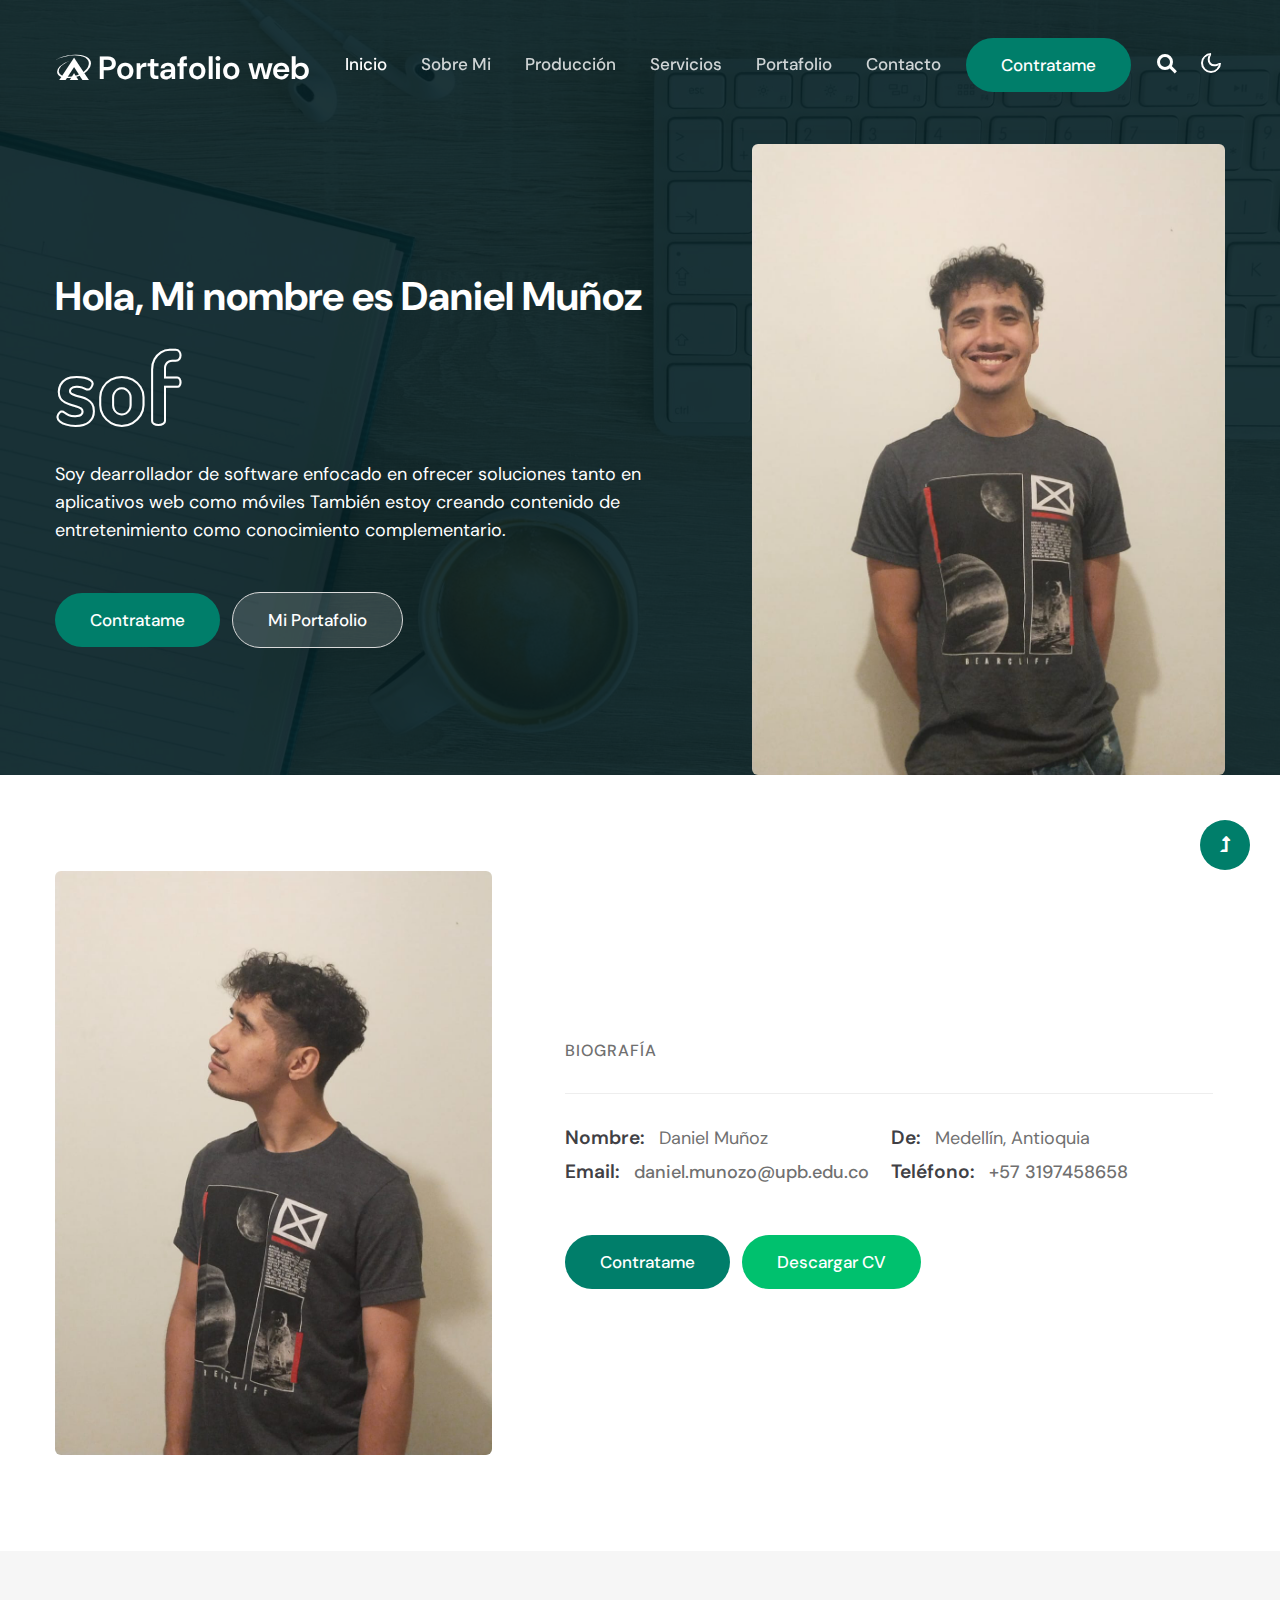
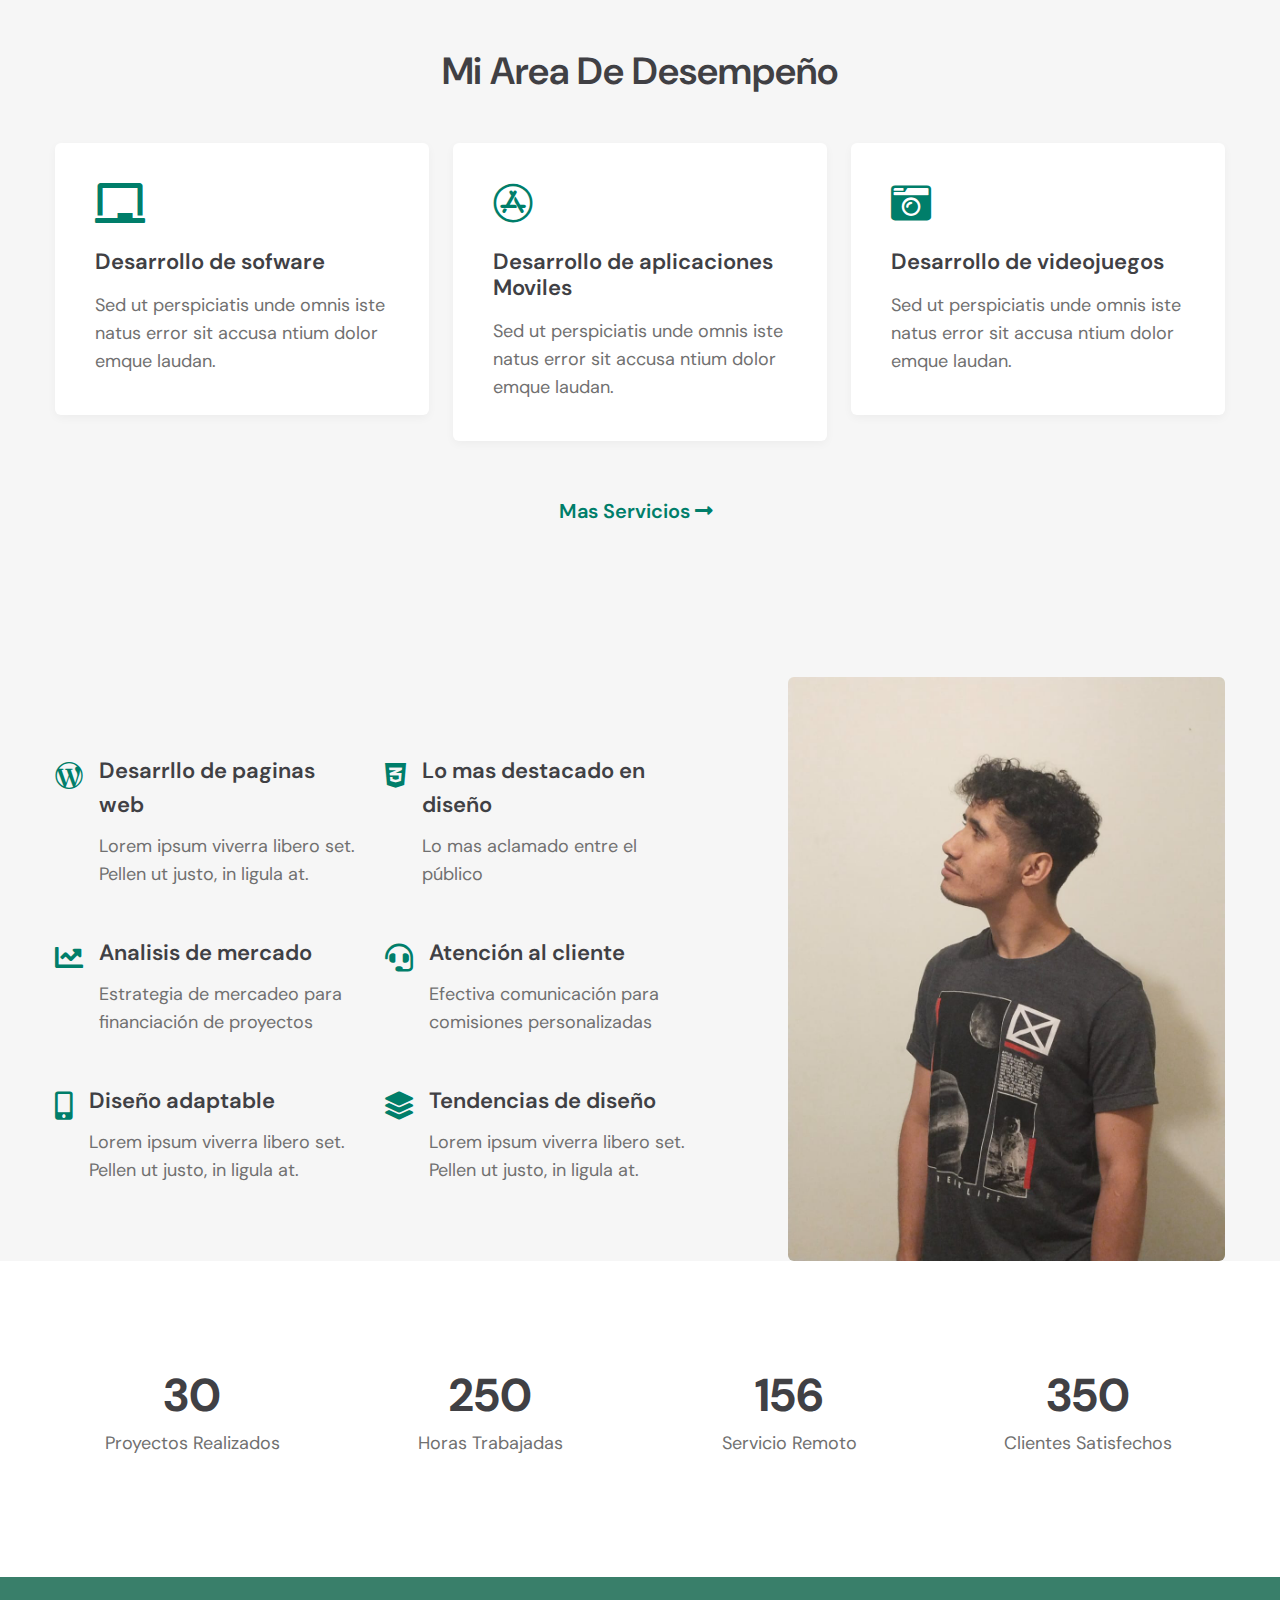
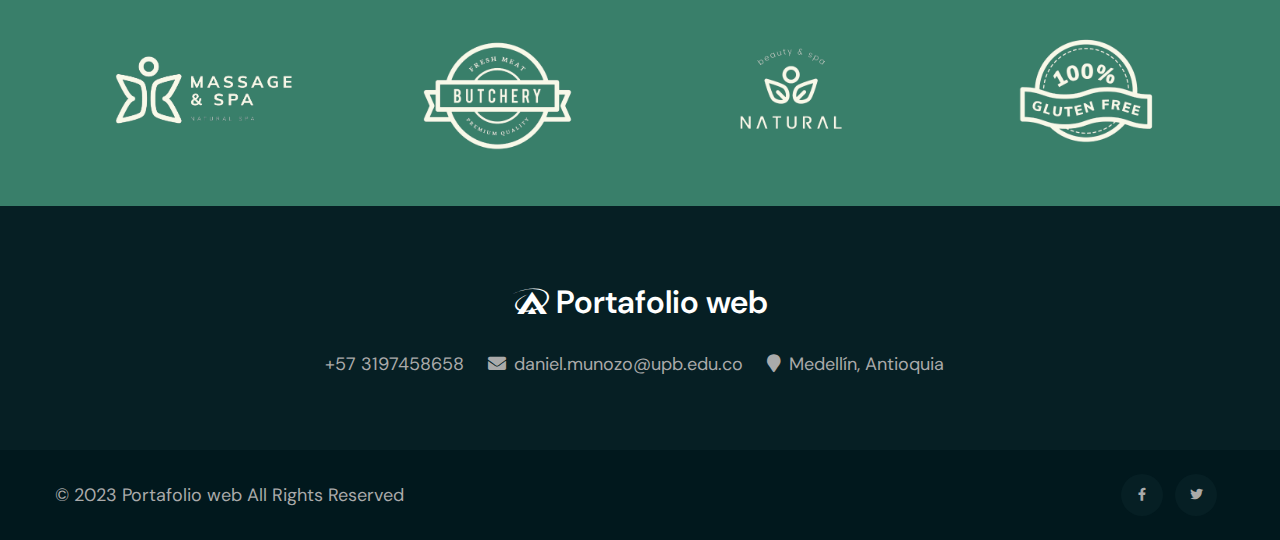
<file: index.html>
<!doctype html>
<html lang="en">

<head>
    <!-- Required meta tags -->
    <meta charset="utf-8">
    <meta name="viewport" content="width=device-width, initial-scale=1, shrink-to-fit=no">
    <title>Portafolio profesional</title>

    <!-- google-fonts -->
    <link href="//fonts.googleapis.com/css2?family=Dosis:wght@300;400;500;600;800&display=swap" rel="stylesheet">
    <link href="//fonts.googleapis.com/css2?family=DM+Sans:wght@400;500;700&display=swap" rel="stylesheet">
    <!-- //google-fonts -->

    <!-- CSS Style link -->
    <link rel="stylesheet" href="assets/css/style-liberty.css">

</head>

<body>


    <!--header-->
    <header id="site-header" class="fixed-top">
        <div class="container">
            <nav class="navbar navbar-expand-lg stroke">
                <h1>
                    <a class="navbar-brand" href="index.html">
                        <i class="fab fa-asymmetrik"></i> Portafolio web
                    </a>
                </h1>
                <!--   
            <a class="navbar-brand" href="#index.html">
                <img src="image-path" alt="Your logo" title="Your logo" style="height:35px;" />
            </a> -->
                <button class="navbar-toggler collapsed bg-gradient" type="button" data-bs-toggle="collapse"
                    data-bs-target="#navbarTogglerDemo02" aria-controls="navbarTogglerDemo02" aria-expanded="false"
                    aria-label="Toggle navigation">
                    <span class="navbar-toggler-icon fa icon-expand fa-bars"></span>
                    <span class="navbar-toggler-icon fa icon-close fa-times"></span>
                </button>

                <div class="collapse navbar-collapse" id="navbarTogglerDemo02">
                    <ul class="navbar-nav ms-lg-auto align-items-center">
                        <li class="nav-item active">
                            <a class="nav-link" href="index.html">Inicio <span class="sr-only">(current)</span></a>
                        </li>
                        <li class="nav-item">
                            <a class="nav-link" href="about.html">Sobre mi</a>
                        </li>
                        <li class="nav-item dropdown">
                            <a class="nav-link dropdown-toggle" href="#" role="button" data-bs-toggle="dropdown" aria-expanded="false">
                              Producción
                            </a>
                            <ul class="dropdown-menu">
                              <li><a class="dropdown-item" href="expertise.html">Experiencia</a></li>
                              <li><hr class="dropdown-divider"></li>
                            </ul>
                          </li>
                        
                        <li class="nav-item">
                            <a class="nav-link" href="services.html">Servicios</a>
                        </li>
                        <li class="nav-item dropdown">
                            <a class="nav-link dropdown-toggle" href="#" role="button" data-bs-toggle="dropdown" aria-expanded="false">
                              Portafolio
                            </a>
                            <ul class="dropdown-menu">
                              <li><a class="dropdown-item" href="gallery.html">Proyectos</a></li>
                              <li><a class="dropdown-item" href="skills.html">Habilidades</a></li>
                              <li><hr class="dropdown-divider"></li>
                            </ul>
                          </li>
                        <li class="nav-item">
                            <a class="nav-link" href="contact.html">Contacto</a>
                        </li>

                        <!--/right-btn-->
                        <div class="header-btn mx-2">
                            <a class="btn btn-style btn-primary mr-lg-5" href="contact.html"> Contratame</a>
                        </div>
                        <!--/right-btn-->

                    </ul>
                </div>

                <!-- search -->
                <ul class="cd-header-buttons px-lg-2">
                    <li>
                    <a class="cd-search-trigger" href="#cd-search">
                        <span></span>
                    </a>
                    </li>
                </ul>
                <div id="cd-search" class="cd-search">
                    <form action="#url" method="post">
                        <input name="Search" type="search" placeholder="Click enter after typing...">
                    </form>
                </div>
                <!-- //search -->
                
                <!-- Inicio toggle switch de modo claro a oscuro -->
                <div class="cont-ser-position">
                    <nav class="navigation">
                        <div class="theme-switch-wrapper">
                            <label class="theme-switch" for="checkbox">
                                <input type="checkbox" id="checkbox">
                                <div class="mode-container">
                                    <i class="gg-sun"></i>
                                    <i class="gg-moon"></i>
                                </div>
                            </label>
                        </div>
                    </nav>
                </div>
                <!-- Fin //toggle switch para tema claro y tema oscuro -->
            </nav>
        </div>
    </header>
    <!--//header-->




    <!-- banner section -->
    <section id="home" class="w3l-banner pt-5">
        <div class="container pt-lg-5 pt-md-4">
            <div class="row pt-lg-5 pt-4">
                <div class="col-lg-7 banner-info-grid pt-lg-0 pt-5">
                    <h1 class="mb-3">Hola, Mi nombre es Daniel Muñoz</h1>
                    <h3 class="mb-4"> <span class="typed-text"></span><span class="cursor">&nbsp</span> </h3>
                    <p>Soy dearrollador de software enfocado en ofrecer soluciones tanto en aplicativos web como móviles
                        También estoy creando contenido de entretenimiento como conocimiento complementario.
                    </p>
                    
                    <a class="btn btn-primary btn-style mt-5 me-2" href="contact.html"> Contratame </a>
                    <a class="btn btn-style transparent-btn mt-5" href="#portfolio"> Mi Portafolio </a>
                    
                </div>
                <div class="col-lg-5 text-lg-end my-image mt-lg-0 mt-4">
                    <img src="assets/images/miperfil.jpeg" class="img-fluid" />
                </div>
            </div>
        </div>
    </section>
    <!-- //banner section -->


    <!-- About Section-->
    <section class="w3l-about py-5" id="about">
        <div class="container py-md-5 py-2">
            <div class="row w3l-row">
                <div class="col-lg-5 my-image pe-lg-5 mb-lg-0 mb-md-5 mb-4">
                    <img src="assets/images/perfil2.jpeg" alt="" class="img-fluid">
                </div>
                <div class="col-lg-7 w3l-about-info px-lg-4 align-center">
                    <h6 class="w3l-title-small mb-1">Biografía</h6>
                    <h3 class="w3l-title-main mb-2"> </h3>
                    <p class="my-4 pe-lg-5"></p>
                    <div class="my-info mt-4">
                        <div class="single-info"><span>Nombre:</span>
                            <p>Daniel Muñoz</p>
                        </div>
                        <div class="single-info"><span>De:</span>
                            <p>Medellín, Antioquia</p>
                        </div>
                        <div class="single-info"><span>Email:</span>
                            <p><a href="mailto:example@mail.com">daniel.munozo@upb.edu.co</a></p>
                        </div>
                        <div class="single-info"><span>Teléfono:</span>
                            <p><a href="tel:+21 234 567 8901">+57 3197458658</a></p>
                        </div>
                    </div>
                    <div class="w3l-btn">
                        <a href="contact.html" class="btn btn-style btn-primary mt-lg-5 mt-4 me-md-2">Contratame</a>
                        <a href="assets/CV/HOJA DE VIDA DM.docx" class="btn btn-style btn-secondary mt-lg-5 mt-4">Descargar CV</a>
                    </div>
                </div>
            </div>
        </div>
    </section>
    <!-- //About Section-->


    <!-- Services Section -->
    <section class="about-section py-5">
        <div class="container py-lg-5 py-md-4 py-2">
            <div class="title-heading-w3 mx-auto text-center mb-sm-5 mb-4">
                <h3 class="w3l-title-main">Mi Area de desempeño</h3>
            </div>
            <div class="row justify-content-center">
                <div class="col-lg-4 col-md-6">
                    <div class="about-single">
                        <div class="about-icon mb-4">
                            <i class="fas fa-chalkboard"></i>
                        </div>
                        <div class="about-content">
                            <h5 class="mb-3"><a href="#url">Desarrollo de sofware</a></h5>
                            <p>Sed ut perspiciatis unde omnis iste natus error sit accusa ntium dolor emque
                                laudan.</p>
                        </div>
                    </div>
                </div>
                <div class="col-lg-4 col-md-6 mt-md-0 mt-3">
                    <div class="about-single">
                        <div class="about-icon mb-4">
                            <i class="fab fa-app-store"></i>
                        </div>
                        <div class="about-content">
                            <h5 class="mb-3"><a href="#url"> Desarrollo de aplicaciones Moviles</a></h5>
                            <p>Sed ut perspiciatis unde omnis iste natus error sit accusa ntium dolor emque
                                laudan.</p>
                        </div>
                    </div>
                </div>
                <div class="col-lg-4 col-md-6 mt-lg-0 mt-3">
                    <div class="about-single">
                        <div class="about-icon mb-4">
                            <i class="fas fa-camera-retro"></i>
                        </div>
                        <div class="about-content">
                            <h5 class="mb-3"><a href="#url"> Desarrollo de videojuegos</a></h5>
                            <p>Sed ut perspiciatis unde omnis iste natus error sit accusa ntium dolor emque
                                laudan.</p>
                        </div>
                    </div>
                </div>
            </div>

            <div class="w3l-btn text-center">
                <a href="services.html" class="btn btn-border mt-lg-5 mt-4 me-2">
                    Mas Servicios <span class="fas fa-long-arrow-alt-right"></span></a>
            </div>
        </div>
    </section>
    <!-- //Services Section -->







    <!-- Why Choose Us Section-->
    <section class="w3l-whychooseus pt-5" id="about1">
        <div class="container pt-lg-0 pt-md-4 pt-2">
            <div class="row align-items-center">
                <div class="col-lg-7 pe-lg-5 align-items-center">
                    <div class="row two-grids">
                        <div class="col-sm-6 grids_info d-flex">
                            <i class="fab fa-wordpress-simple"></i>
                            <div class="detail ms-3">
                                <h4 class="w3l-subtitle">Desarrllo de paginas web</h4>
                                <p>Lorem ipsum viverra libero set. Pellen ut justo, in ligula at.
                                </p>
                            </div>
                        </div>
                        <div class="col-sm-6 grids_info d-flex mt-sm-0 mt-4">
                            <i class="fab fa-css3-alt"></i>
                            <div class="detail ms-3">
                                <h4 class="w3l-subtitle">Lo mas destacado en diseño</h4>
                                <p>Lo mas aclamado entre el público
                                </p>
                            </div>
                        </div>
                        <div class="col-sm-6 grids_info d-flex mt-md-5 mt-4">
                            <i class="fas fa-chart-line"></i>
                            <div class="detail ms-3">
                                <h4 class="w3l-subtitle">Analisis de mercado</h4>
                                <p>Estrategia de mercadeo para financiación de proyectos
                                </p>
                            </div>
                        </div>
                        <div class="col-sm-6 grids_info d-flex mt-md-5 mt-4">
                            <i class="fas fa-headset"></i>
                            <div class="detail ms-3">
                                <h4 class="w3l-subtitle">Atención al cliente</h4>
                                <p>Efectiva comunicación para comisiones personalizadas
                                </p>
                            </div>
                        </div>
                        <div class="col-sm-6 grids_info d-flex mt-md-5 mt-4">
                            <i class="fas fa-mobile-alt"></i>
                            <div class="detail ms-3">
                                <h4 class="w3l-subtitle">Diseño adaptable</h4>
                                <p>Lorem ipsum viverra libero set. Pellen ut justo, in ligula at.
                                </p>
                            </div>
                        </div>
                        <div class="col-sm-6 grids_info d-flex mt-md-5 mt-4">
                            <i class="fas fa-layer-group"></i>
                            <div class="detail ms-3">
                                <h4 class="subtitle">Tendencias de diseño</h4>
                                <p>Lorem ipsum viverra libero set. Pellen ut justo, in ligula at.
                                </p>
                            </div>
                        </div>
                    </div>
                </div>
                <div class="col-lg-5 ps-lg-5 my-image mt-lg-0 mt-4">
                    <img src="assets/images/perfil2.jpeg" alt="" class="img-fluid">
                </div>

            </div>
        </div>
    </section>
    <!-- //Why Choose Us Section-->



    
    <!-- Stats Section-->
    <section class="w3l-stats-section py-5" id="stats">
        <div class="container py-lg-5 py-md-4 py-2">
            <div class="w3l-stats-inner-inf py-lg-4">
                <div class="row stats-con text-center">
                    <div class="col-lg-3 col-6 stats_info counter_grid">
                        <p class="counter"> 30 </p>
                        <h3>proyectos realizados</h3>
                    </div>
                    <div class="col-lg-3 col-6 stats_info counter_grid">
                        <p class="counter"> 250 </p>
                        <h3>Horas trabajadas</h3>
                    </div>
                    <div class="col-lg-3 col-6 stats_info counter_grid mt-lg-0 mt-sm-5 mt-5">
                        <p class="counter"> 156 </p>
                        <h3>Servicio remoto</h3>
                    </div>
                    <div class="col-lg-3 col-6 stats_info counter_grid mt-lg-0 mt-sm-5 mt-5">
                        <p class="counter"> 350</p>
                        <h3>Clientes satisfechos</h3>
                    </div>

                </div>
            </div>
        </div>
    </section>
    <!-- //Stats Section-->


   


    <!--/brands-->
    <section class="w3l-brands py-md-5 py-4">
        <div class="container py-lg-2">
            <div class="align-items-center">
                <div id="owl-demo" class="owl-carousel owl-theme">
                    <div class="item">
                        <img src="assets/images/logo1.png" class="img-fluid" alt="Brand">
                    </div>
                    <div class="item">
                        <img src="assets/images/logo2.png" class="img-fluid" alt="Brand">
                    </div>

                    <div class="item">
                        <img src="assets/images/logo3.png" class="img-fluid" alt="Brand">
                    </div>

                    <div class="item">
                        <img src="assets/images/logo4.png" class="img-fluid" alt="Brand">
                    </div>

                    <div class="item">
                        <img src="assets/images/logo5.png" class="img-fluid" alt="Brand">
                    </div>

                    <div class="item">
                        <img src="assets/images/logo1.png" class="img-fluid" alt="Brand">
                    </div>
                    <div class="item">
                        <img src="assets/images/logo2.png" class="img-fluid" alt="Brand">
                    </div>

                    <div class="item">
                        <img src="assets/images/logo3.png" class="img-fluid" alt="Brand">
                    </div>

                    <div class="item">
                        <img src="assets/images/logo4.png" class="img-fluid" alt="Brand">
                    </div>
                </div>
            </div>
        </div>
    </section>
    <!-- //brands -->



     <!-- footer -->
     <footer class="text-center">
        <div class="footer py-5">
            <div class="container py-md-4">
                <div clss="footer-logo">
                    <a class="logo" href="index.html">
                        <i class="fab fa-asymmetrik"></i>  Portafolio web
                    </a>
                </div>
                <div class="footer-contact-info mt-4">
                    <ul>
                        <li>
                            <a href="tel:+12 345 678 900" class="contact-text-sub">
                                <span class="fas fa-phone me-2"></span>+57 3197458658</a>
                        </li>
                        <li>
                            <a href="mailto:info@example.com" class="contact-text-sub">
                                <span class="fas fa-envelope me-2"></span>daniel.munozo@upb.edu.co</a>
                        </li>
                        <li>
                            <p class="contact-text-sub"> 
                                <span class="fas fa-map-marker me-2"></span>Medellín, Antioquia</p>
                        </li>
                    </ul>
                </div>
            </div>
        </div>
        <div class="container py-4">
            <div class="row footer-grids">
                <div class="col-lg-6 copyright text-lg-start text-center align-center">
                    <p>© 2023 Portafolio web All Rights Reserved 
                </div>
                <div class="col-lg-6 text-lg-end text-center mt-lg-0 mt-4">
                    <div class="social">
                        <ul>
                            <li><a href="#url"><span class="fab me-2 fa-facebook-f"></span></a></li>
                            <li><a href="#url"><span class="fab me-2 fa-twitter"></span></a></li>
                        </ul>
                    </div>
                </div>
            </div>
        </div>
    </footer>
    <!-- //footer -->



    <!-- Js scripts -->
    <!-- move top -->
    <button onclick="topFunction()" id="movetop" title="Go to top">
        <span class="fas fa-level-up-alt" aria-hidden="true"></span>
    </button>
    <script>
        // When the user scrolls down 20px from the top of the document, show the button
        window.onscroll = function () {
            scrollFunction()
        };

        function scrollFunction() {
            if (document.body.scrollTop > 20 || document.documentElement.scrollTop > 20) {
                document.getElementById("movetop").style.display = "block";
            } else {
                document.getElementById("movetop").style.display = "none";
            }
        }

        // When the user clicks on the button, scroll to the top of the document
        function topFunction() {
            document.body.scrollTop = 0;
            document.documentElement.scrollTop = 0;
        }
    </script>
    <!-- //move top -->

    <!-- common jquery plugin -->
    <script src="assets/js/jquery-3.3.1.min.js"></script>
    <!-- //common jquery plugin -->

    <!-- theme switch js (light and dark)-->
    <script src="assets/js/theme-change.js"></script>
    <!-- //theme switch js (light and dark)-->

    <!--search-bar-->
    <script src="assets/js/search.js"></script>
    <!--//search-bar-->

    <!--/stats-number-counter-->
    <script src="assets/js/jquery.waypoints.min.js"></script>
    <script src="assets/js/jquery.countup.js"></script>
    <script>
        $('.counter').countUp();

    </script>
    <!--//stats-number-counter-->

    <!--/owlcarousel-->
    <script src="assets/js/owl.carousel.js"></script>
    <!-- //brands-->
    <script>
        $(document).ready(function() {
            $("#owl-demo").owlCarousel({
                loop: true,
                autoplay: true,
                autoplaySpeed: 1500,
                nav: false,
                responsiveClass: true,
                responsive: {
                    0: {
                        items: 2,
                        nav: false
                    },
                    568: {
                        items: 3,
                        nav: false
                    },
                    768: {
                        items: 4,
                        nav: false
                    }
                }
            })
        })

    </script>
    <!-- //brands-->

    <!-- /typig-text-->
    <script>
        const typedTextSpan = document.querySelector(".typed-text");
        const cursorSpan = document.querySelector(".cursor");

        const textArray = ["software dev", "Diseño web", "Game dev", "Animación"];
        const typingDelay = 200;
        const erasingDelay = 10;
        const newTextDelay = 100; // Delay between current and next text
        let textArrayIndex = 0;
        let charIndex = 0;

        function type() {
            if (charIndex < textArray[textArrayIndex].length) {
                if (!cursorSpan.classList.contains("typing")) cursorSpan.classList.add("typing");
                typedTextSpan.textContent += textArray[textArrayIndex].charAt(charIndex);
                charIndex++;
                setTimeout(type, typingDelay);
            } else {
                cursorSpan.classList.remove("typing");
                setTimeout(erase, newTextDelay);
            }
        }

        function erase() {
            if (charIndex > 0) {
                // add class 'typing' if there's none
                if (!cursorSpan.classList.contains("typing")) {
                    cursorSpan.classList.add("typing");
                }
                typedTextSpan.textContent = textArray[textArrayIndex].substring(0, 0);
                charIndex--;
                setTimeout(erase, erasingDelay);
            } else {
                cursorSpan.classList.remove("typing");
                textArrayIndex++;
                if (textArrayIndex >= textArray.length) textArrayIndex = 0;
                setTimeout(type, typingDelay);
            }
        }

        document.addEventListener("DOMContentLoaded", function () { // On DOM Load initiate the effect
            if (textArray.length) setTimeout(type, newTextDelay + 250);
        });
    </script>
    <!-- //typig-text-->


    <!-- jQuery-Photo-filter-lightbox-portfolio-plugin -->
    <script src="assets/js/jquery-1.7.2.js"></script>
    <script src="assets/js/jquery.quicksand.js"></script>
    <script src="assets/js/script.js"></script>
    <script src="assets/js/jquery.prettyPhoto.js"></script>
    <!-- //jQuery-Photo-filter-lightbox-portfolio-plugin -->

    <!-- MENU-JS -->
    <script>
        $(window).on("scroll", function () {
            var scroll = $(window).scrollTop();

            if (scroll >= 80) {
                $("#site-header").addClass("nav-fixed");
            } else {
                $("#site-header").removeClass("nav-fixed");
            }
        });

        //Main navigation Active Class Add Remove
        $(".navbar-toggler").on("click", function () {
            $("header").toggleClass("active");
        });
        $(document).on("ready", function () {
            if ($(window).width() > 991) {
                $("header").removeClass("active");
            }
            $(window).on("resize", function () {
                if ($(window).width() > 991) {
                    $("header").removeClass("active");
                }
            });
        });
    </script>
    <!-- //MENU-JS -->

    <!-- disable body scroll which navbar is in active -->
    <script>
        $(function () {
            $('.navbar-toggler').click(function () {
                $('body').toggleClass('noscroll');
            })
        });
    </script>
    <!-- //disable body scroll which navbar is in active -->

    <!--bootstrap-->
    <script src="assets/js/bootstrap.min.js"></script>
    <!-- //bootstrap-->
    <!-- //Js scripts -->

</body>

</html>
</file>
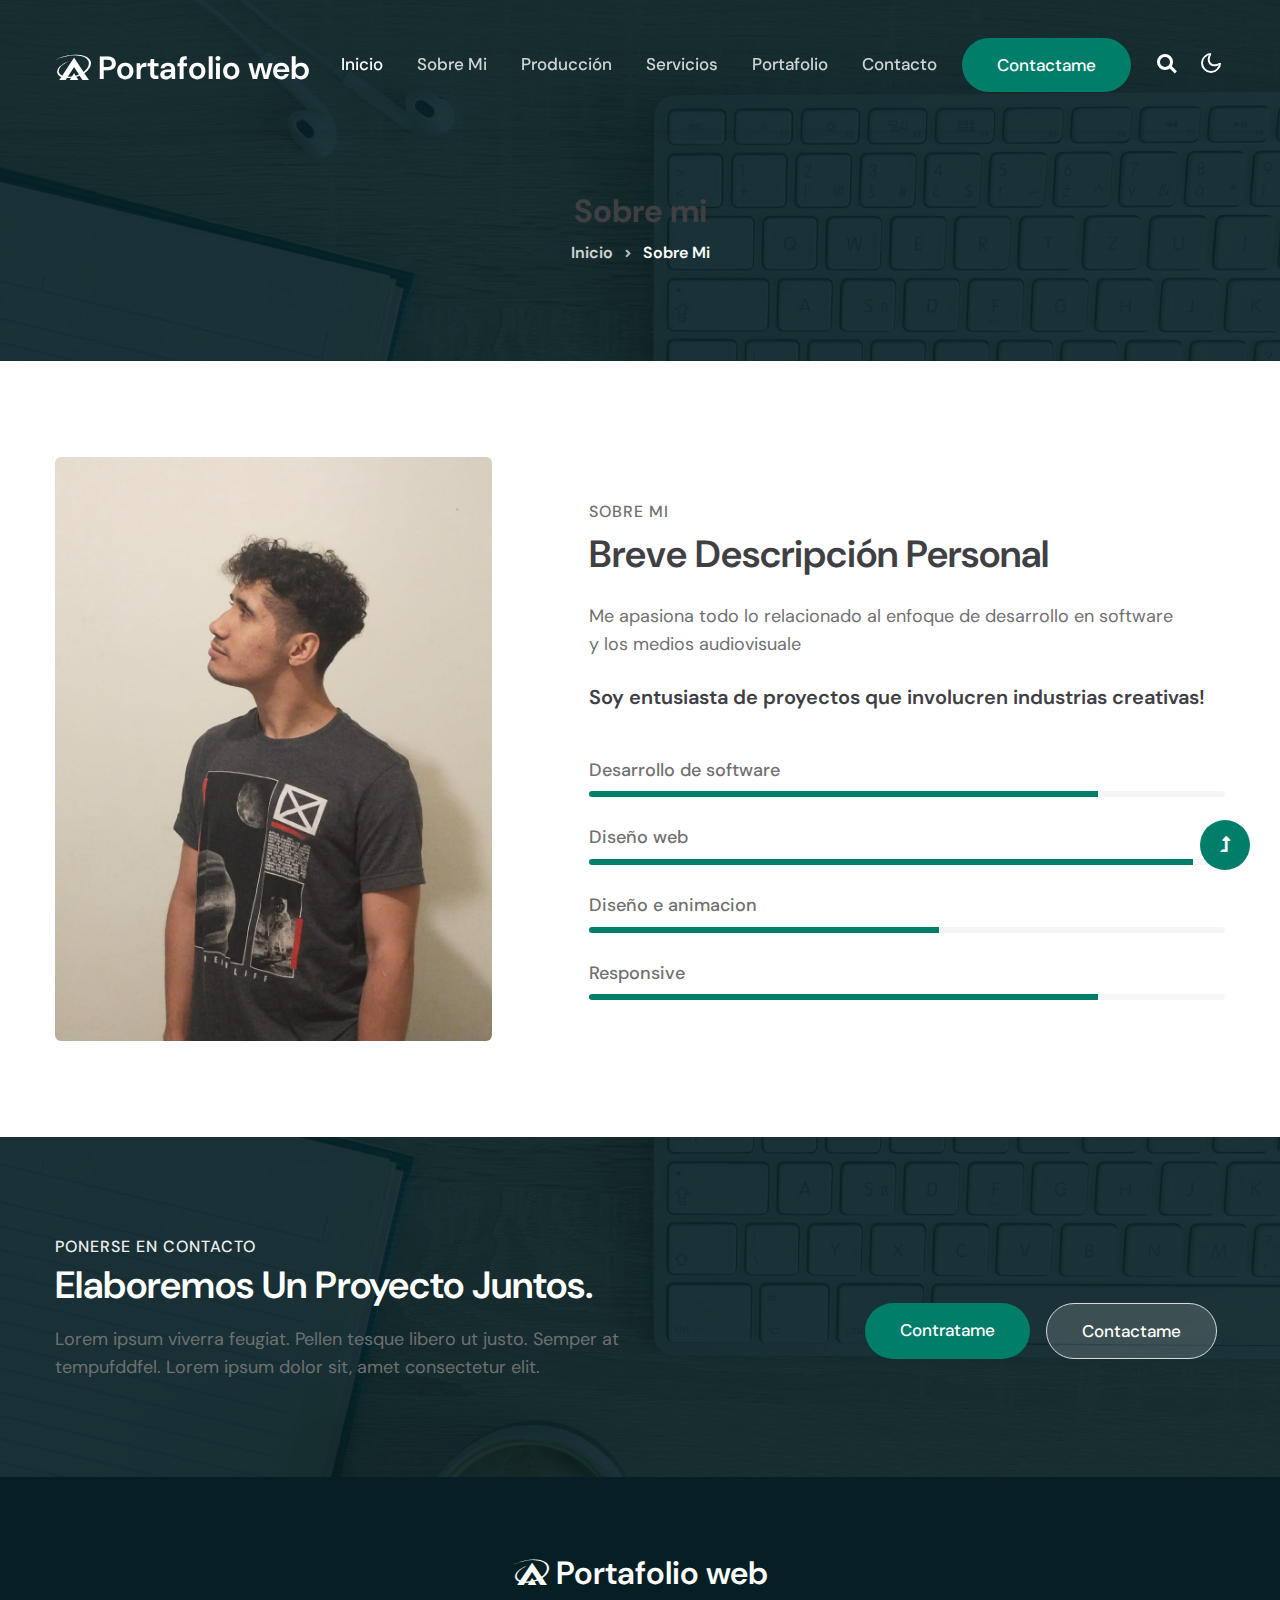
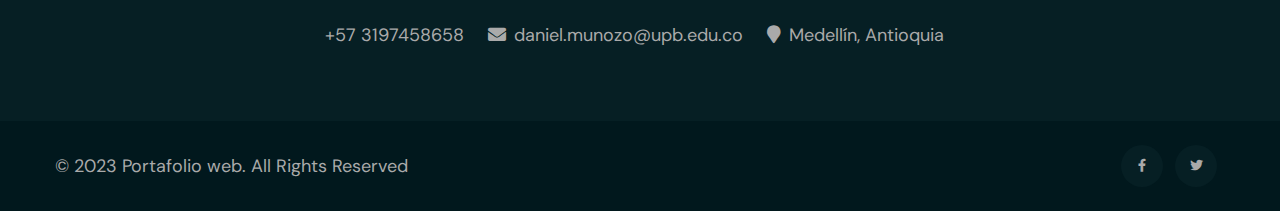
<file: about.html>
<!doctype html>
<html lang="en">

<head>
 
    <meta charset="utf-8">
    <meta name="viewport" content="width=device-width, initial-scale=1, shrink-to-fit=no">
    <title>Sobre mi</title>

    <!-- google-fonts -->
    <link href="//fonts.googleapis.com/css2?family=Dosis:wght@300;400;500;600;800&display=swap" rel="stylesheet">
    <link href="//fonts.googleapis.com/css2?family=DM+Sans:wght@400;500;700&display=swap" rel="stylesheet">
    <!-- //google-fonts -->

    <!-- Template CSS Style link -->
    <link rel="stylesheet" href="assets/css/style-liberty.css">

</head>

<body>


<!--header-->
<header id="site-header" class="fixed-top">
    <div class="container">
        <nav class="navbar navbar-expand-lg stroke">
            <h1>
                <a class="navbar-brand" href="index.html">
                    <i class="fab fa-asymmetrik"></i> Portafolio web
                </a>
            </h1>
            <!-- if logo is image enable this   
        <a class="navbar-brand" href="#index.html">
            <img src="image-path" alt="Your logo" title="Your logo" style="height:35px;" />
        </a> -->
            <button class="navbar-toggler collapsed bg-gradient" type="button" data-bs-toggle="collapse"
                data-bs-target="#navbarTogglerDemo02" aria-controls="navbarTogglerDemo02" aria-expanded="false"
                aria-label="Toggle navigation">
                <span class="navbar-toggler-icon fa icon-expand fa-bars"></span>
                <span class="navbar-toggler-icon fa icon-close fa-times"></span>
            </button>

            
            <div class="collapse navbar-collapse" id="navbarTogglerDemo02">
                <ul class="navbar-nav ms-lg-auto align-items-center">
                    <li class="nav-item active">
                        <a class="nav-link" href="index.html">Inicio <span class="sr-only">(current)</span></a>
                    </li>
                    <li class="nav-item">
                        <a class="nav-link" href="about.html">Sobre mi</a>
                    </li>
                    <li class="nav-item dropdown">
                        <a class="nav-link dropdown-toggle" href="#" role="button" data-bs-toggle="dropdown" aria-expanded="false">
                          Producción
                        </a>
                        <ul class="dropdown-menu">
                          <li><a class="dropdown-item" href="expertise.html">Expeciencia</a></li>
                          <li><hr class="dropdown-divider"></li>
                        </ul>
                      </li>
                    
                    <li class="nav-item">
                        <a class="nav-link" href="services.html">Servicios</a>
                    </li>
                    <li class="nav-item dropdown">
                        <a class="nav-link dropdown-toggle" href="#" role="button" data-bs-toggle="dropdown" aria-expanded="false">
                          Portafolio
                        </a>
                        <ul class="dropdown-menu">
                          <li><a class="dropdown-item" href="gallery.html">Proyectos</a></li>
                          <li><a class="dropdown-item" href="skills.html">Habilidades</a></li>
                          <li><hr class="dropdown-divider"></li>
                        </ul>
                      </li>
                    <li class="nav-item">
                        <a class="nav-link" href="contact.html">Contacto</a>
                    </li>

                    <!--/right-btn-->
                    <div class="header-btn mx-2">
                        <a class="btn btn-style btn-primary mr-lg-5" href="contact.html">Contactame</a>
                    </div>
                    <!--/right-btn-->

                </ul>
            </div>

            <!-- search -->
            <ul class="cd-header-buttons px-lg-2">
                <li>
                <a class="cd-search-trigger" href="#cd-search">
                    <span></span>
                </a>
                </li>
            </ul>
            <div id="cd-search" class="cd-search">
                <form action="#url" method="post">
                    <input name="Search" type="search" placeholder="Click enter after typing...">
                </form>
            </div>
            <!-- //search -->
            
            <!-- toggle switch for light and dark theme -->
            <div class="cont-ser-position">
                <nav class="navigation">
                    <div class="theme-switch-wrapper">
                        <label class="theme-switch" for="checkbox">
                            <input type="checkbox" id="checkbox">
                            <div class="mode-container">
                                <i class="gg-sun"></i>
                                <i class="gg-moon"></i>
                            </div>
                        </label>
                    </div>
                </nav>
            </div>
            <!-- //toggle switch for light and dark theme -->
        </nav>
    </div>
</header>
<!--//header-->


<!-- about banner -->
<section class="about-breadcrumb text-center">
    <div class="breadcrumb-bg breadcrumb-bg-about py-5">
        <div class="container py-lg-5 mt-5">
            <div class="banner-info-grid mt-5">
                <h2 class="title-breadcrumb">Sobre mi</h2>
            </div>
            <ul class="breadcrumbs-custom-path">
                <li><a href="#url">Inicio</a></li>
                <li class="active"><span class="fa fa-angle-right mx-2" aria-hidden="true"></span> Sobre mi</li>
            </ul>
        </div>
    </div>
</section>
<!-- //about banner -->




<!-- About Section -->
<section class="w3l-content-6" id="skills">
    <div class="content-6-mian py-5">
        <div class="container py-lg-5 py-md-4 py-2">
            <div class="content-info-in row">
                <div class="content-gd col-lg-5 pe-lg-5 my-image">
                    <img src="assets/images/perfil2.jpeg" alt="" class="img-fluid" />
                </div>
                <div class="content-gd col-lg-7 mt-lg-0 mt-5 align-self ps-lg-5">
                    <h6 class="w3l-title-small mb-1">Sobre mi</h6>
                    <h3 class="w3l-title-main mb-lg-4 mb-3">Breve descripción personal</h3>
                    <p class="my-4 pe-lg-5">Me apasiona todo lo relacionado al enfoque de desarrollo en software y los medios audiovisuale </p>
                    <h5 class="w3l-subtitle mb-md-5 mb-4">  Soy entusiasta de proyectos que involucren industrias creativas!</h5>

                    <div class="progress-info mt-5">
                        <h6 class="progress-tittle">Desarrollo de software</h6>
                        <div class="progress">
                            <div class="progress-bar progress-bar-striped" role="progressbar" style="width: 80%" 
                            aria-valuenow="80" aria-valuemin="0" aria-valuemax="100">
                            </div>
                        </div>
                    </div>
                    <div class="progress-info info1">
                        <h6 class="progress-tittle">Diseño web</h6>
                        <div class="progress">
                            <div class="progress-bar progress-bar-striped" role="progressbar" style="width: 95%"
                                aria-valuenow="95" aria-valuemin="0" aria-valuemax="100">
                            </div>
                        </div>
                    </div>
                    <div class="progress-info info3">
                        <h6 class="progress-tittle">Diseño e animacion</h6>
                        <div class="progress">
                            <div class="progress-bar progress-bar-striped" role="progressbar" style="width: 55%"
                                aria-valuenow="55" aria-valuemin="0" aria-valuemax="100">
                            </div>
                        </div>
                    </div>
                    <div class="progress-info info4 mb-0">
                        <h6 class="progress-tittle">Responsive</h6>
                        <div class="progress">
                            <div class="progress-bar progress-bar-striped" role="progressbar" style="width: 80%"
                                aria-valuenow="80" aria-valuemin="0" aria-valuemax="100">
                            </div>
                        </div>
                    </div>
                </div>
            </div>
        </div>
    </div>
</section>
<!-- About Section -->




<section class="w3l-join py-5" id="join">
    <div class="container py-md-5 py-3">
        <div class="row">
            <div class="col-lg-7 video-info pe-lg-5">
                <div class="title-content">
                    <h6 class="w3l-title-small two">Ponerse en contacto</h6>
                    <h3 class="w3l-title-main two mb-3">Elaboremos un proyecto juntos.</h3>
                    <p class="pe-lg-5">Lorem ipsum viverra feugiat. Pellen tesque libero ut justo. Semper at tempufddfel. Lorem ipsum dolor sit, amet consectetur elit.</p>

                </div>
            </div>
            <div class="col-lg-5 history-info align-self">
                <div class="w3banner-content-btns d-sm-flex justify-content-lg-end">
                    <a href="contact.html" class="btn btn-style btn-primary mt-lg-5 mt-4 me-sm-3">Contratame </a>
                    <a href="contact.html" class="btn btn-style transparent-btn mt-lg-5 mt-4 me-2">Contactame </a>
                </div>
            </div>
        </div>
    </div>
</section>







<!-- footer -->
<footer class="text-center">
<div class="footer py-5">
    <div class="container py-md-4">
        <div clss="footer-logo">
            <a class="logo" href="index.html">
                <i class="fab fa-asymmetrik"></i> Portafolio web
            </a>
        </div>
        <div class="footer-contact-info mt-4">
            <ul>
                <li>
                    <a href="tel:+12 345 678 900" class="contact-text-sub">
                        <span class="fas fa-phone me-2"></span>+57 3197458658</a>
                </li>
                <li>
                    <a href="mailto:info@example.com" class="contact-text-sub">
                        <span class="fas fa-envelope me-2"></span>daniel.munozo@upb.edu.co</a>
                </li>
                <li>
                    <p class="contact-text-sub"> 
                        <span class="fas fa-map-marker me-2"></span>Medellín, Antioquia</p>
                </li>
            </ul>
        </div>
    </div>
</div>
<div class="container py-4">
    <div class="row footer-grids">
        <div class="col-lg-6 copyright text-lg-start text-center align-center">
            <p>© 2023 Portafolio web. All Rights Reserved </p>
        </div>
        <div class="col-lg-6 text-lg-end text-center mt-lg-0 mt-4">
            <div class="social">
                <ul>
                    <li><a href="#url"><span class="fab me-2 fa-facebook-f"></span></a></li>
                    <li><a href="#url"><span class="fab me-2 fa-twitter"></span></a></li>
                </ul>
            </div>
        </div>
    </div>
</div>
</footer>
<!-- //footer -->



<!-- Js scripts -->
<!-- move top -->
<button onclick="topFunction()" id="movetop" title="Go to top">
    <span class="fas fa-level-up-alt" aria-hidden="true"></span>
</button>
<script>
    // When the user scrolls down 20px from the top of the document, show the button
    window.onscroll = function () {
        scrollFunction()
    };

    function scrollFunction() {
        if (document.body.scrollTop > 20 || document.documentElement.scrollTop > 20) {
            document.getElementById("movetop").style.display = "block";
        } else {
            document.getElementById("movetop").style.display = "none";
        }
    }

    // When the user clicks on the button, scroll to the top of the document
    function topFunction() {
        document.body.scrollTop = 0;
        document.documentElement.scrollTop = 0;
    }
</script>
<!-- //move top -->

<!-- common jquery plugin -->
<script src="assets/js/jquery-3.3.1.min.js"></script>
<!-- //common jquery plugin -->

<!-- theme switch js (light and dark)-->
<script src="assets/js/theme-change.js"></script>
<!-- //theme switch js (light and dark)-->

<!--search-bar-->
<script src="assets/js/search.js"></script>
<!--//search-bar-->

<!-- video popup -->
<script src="assets/js/jquery.magnific-popup.min.js"></script>
<script>
  $(document).ready(function () {
    $('.popup-with-zoom-anim').magnificPopup({
      type: 'inline',

      fixedContentPos: false,
      fixedBgPos: true,

      overflowY: 'auto',

      closeBtnInside: true,
      preloader: false,

      midClick: true,
      removalDelay: 300,
      mainClass: 'my-mfp-zoom-in'
    });

    $('.popup-with-move-anim').magnificPopup({
      type: 'inline',

      fixedContentPos: false,
      fixedBgPos: true,

      overflowY: 'auto',

      closeBtnInside: true,
      preloader: false,

      midClick: true,
      removalDelay: 300,
      mainClass: 'my-mfp-slide-bottom'
    });
  });
</script>
<!-- //video popup -->

<!--/stats-number-counter-->
<script src="assets/js/jquery.waypoints.min.js"></script>
<script src="assets/js/jquery.countup.js"></script>
<script>
    $('.counter').countUp();

</script>
<!--//stats-number-counter-->

<!--/owlcarousel-->
<script src="assets/js/owl.carousel.js"></script>

<!-- script for tesimonials carousel slider -->
<script>
    $(document).ready(function () {
      $("#owl-demo1").owlCarousel({
        loop: true,
        margin: 30,
        nav: false,
        responsiveClass: true,
        responsive: {
          0: {
            items: 1,
            nav: false
          },
          768: {
            items: 2,
            nav: false
          },
          1024: {
            items: 3,
            nav: false
          }
        }
      })
    })
  </script>
  <!-- //script for tesimonials carousel slider -->
  
<!-- //brands-->
<script>
    $(document).ready(function() {
        $("#owl-demo").owlCarousel({
            loop: true,
            nav: false,
            autoplay: true,
            autoplaySpeed: 1500,
            responsiveClass: true,
            responsive: {
                0: {
                    items: 1,
                    nav: false
                },
                736: {
                    items: 4,
                    nav: false
                }
            }
        })
    })

</script>
<!-- //brands-->

<!-- /typig-text-->
<script>
    const typedTextSpan = document.querySelector(".typed-text");
    const cursorSpan = document.querySelector(".cursor");

    const textArray = ["Web Designer", "Web Developer", "Photographer", "Freelancer"];
    const typingDelay = 200;
    const erasingDelay = 10;
    const newTextDelay = 100; // Delay between current and next text
    let textArrayIndex = 0;
    let charIndex = 0;

    function type() {
        if (charIndex < textArray[textArrayIndex].length) {
            if (!cursorSpan.classList.contains("typing")) cursorSpan.classList.add("typing");
            typedTextSpan.textContent += textArray[textArrayIndex].charAt(charIndex);
            charIndex++;
            setTimeout(type, typingDelay);
        } else {
            cursorSpan.classList.remove("typing");
            setTimeout(erase, newTextDelay);
        }
    }

    function erase() {
        if (charIndex > 0) {
            // add class 'typing' if there's none
            if (!cursorSpan.classList.contains("typing")) {
                cursorSpan.classList.add("typing");
            }
            typedTextSpan.textContent = textArray[textArrayIndex].substring(0, 0);
            charIndex--;
            setTimeout(erase, erasingDelay);
        } else {
            cursorSpan.classList.remove("typing");
            textArrayIndex++;
            if (textArrayIndex >= textArray.length) textArrayIndex = 0;
            setTimeout(type, typingDelay);
        }
    }

    document.addEventListener("DOMContentLoaded", function () { // On DOM Load initiate the effect
        if (textArray.length) setTimeout(type, newTextDelay + 250);
    });
</script>
<!-- //typig-text-->

<!-- jQuery-Photo-filter-lightbox-portfolio-plugin -->
<script src="assets/js/jquery-1.7.2.js"></script>
<script src="assets/js/jquery.quicksand.js"></script>
<script src="assets/js/script.js"></script>
<script src="assets/js/jquery.prettyPhoto.js"></script>
<!-- //jQuery-Photo-filter-lightbox-portfolio-plugin -->

<!-- MENU-JS -->
<script>
    $(window).on("scroll", function () {
        var scroll = $(window).scrollTop();

        if (scroll >= 80) {
            $("#site-header").addClass("nav-fixed");
        } else {
            $("#site-header").removeClass("nav-fixed");
        }
    });

    //Main navigation Active Class Add Remove
    $(".navbar-toggler").on("click", function () {
        $("header").toggleClass("active");
    });
    $(document).on("ready", function () {
        if ($(window).width() > 991) {
            $("header").removeClass("active");
        }
        $(window).on("resize", function () {
            if ($(window).width() > 991) {
                $("header").removeClass("active");
            }
        });
    });
</script>
<!-- //MENU-JS -->

<!-- disable body scroll which navbar is in active -->
<script>
    $(function () {
        $('.navbar-toggler').click(function () {
            $('body').toggleClass('noscroll');
        })
    });
</script>
<!-- //disable body scroll which navbar is in active -->

<!--bootstrap-->
<script src="assets/js/bootstrap.min.js"></script>
<!-- //bootstrap-->
<!-- //Js scripts -->

</body>

</html>
</file>
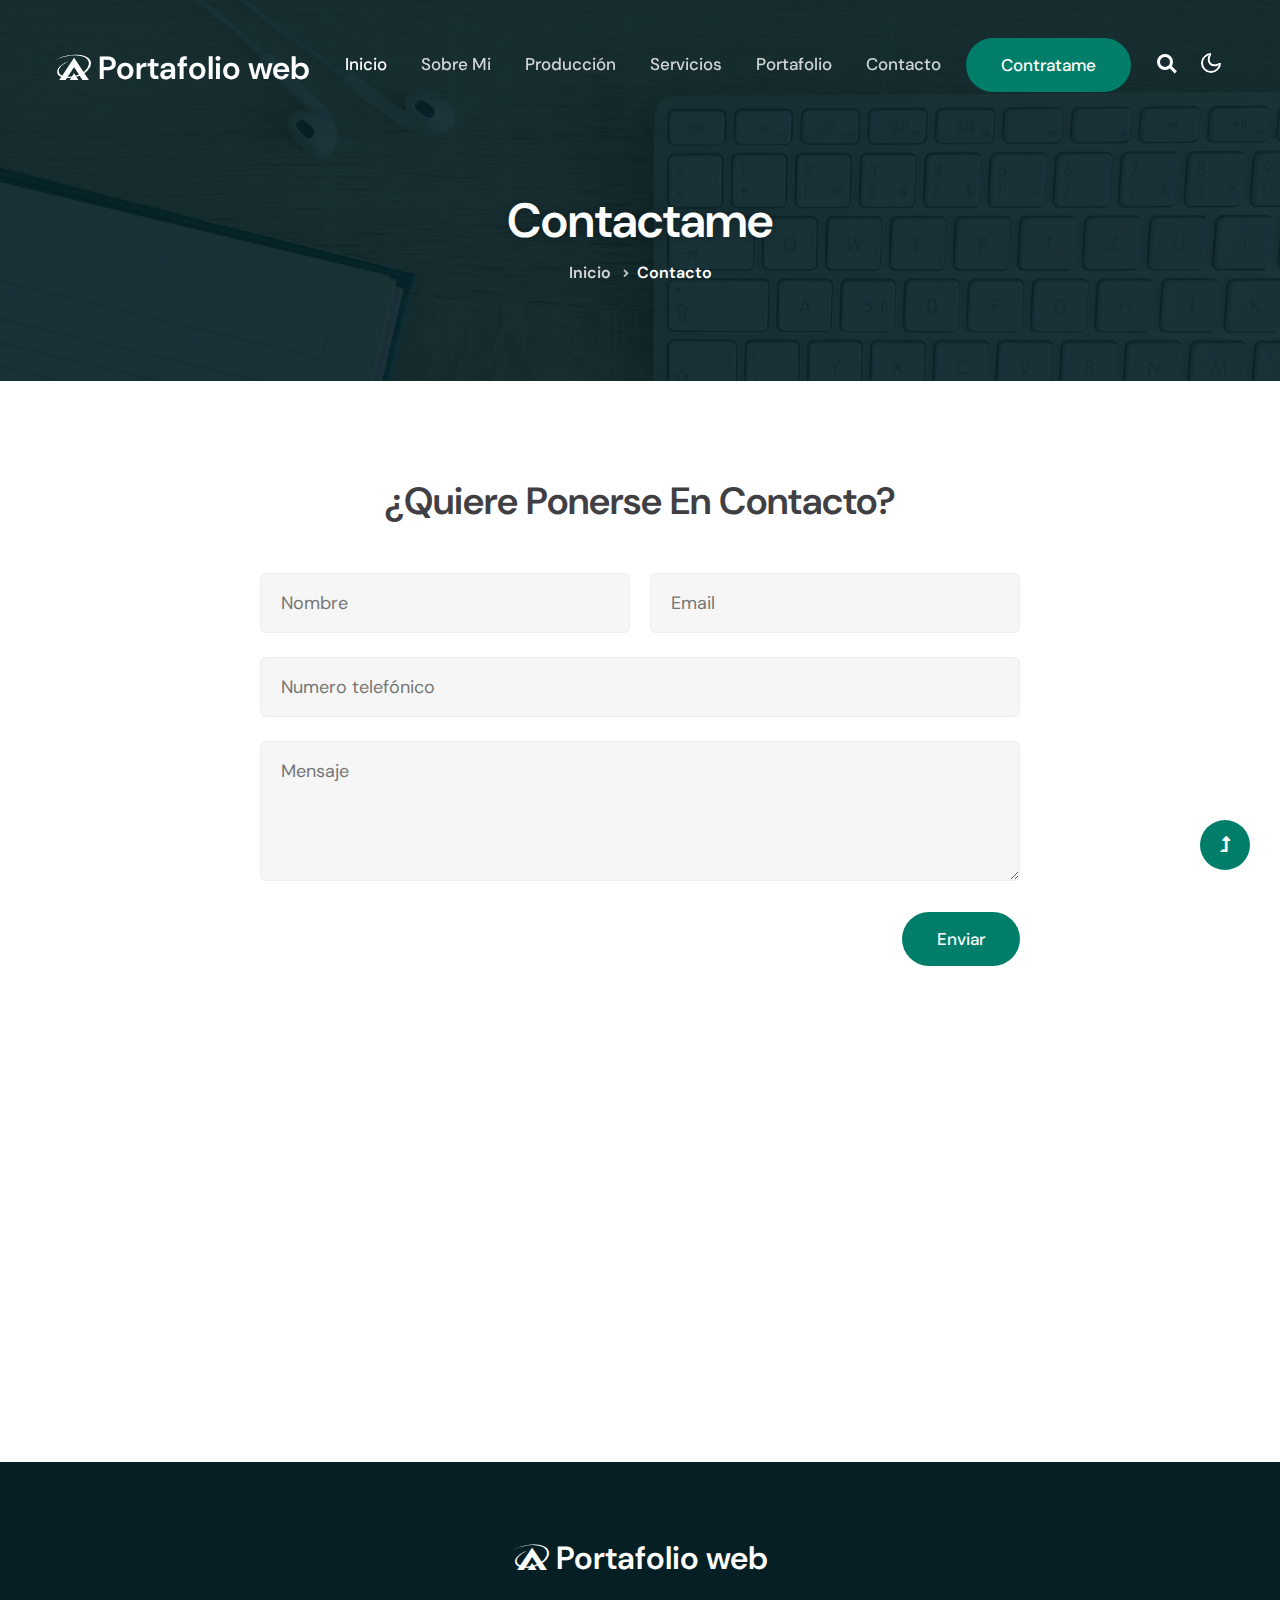
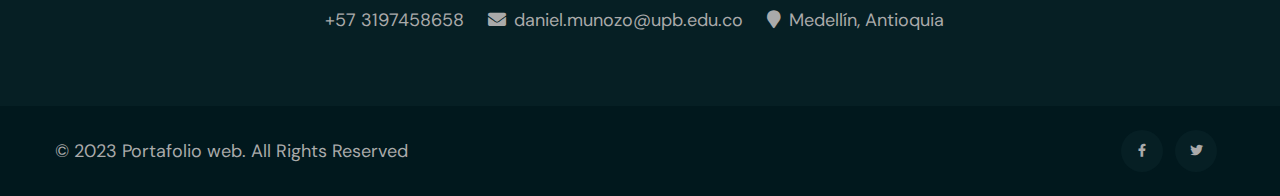
<file: contact.html>
<!doctype html>
<html lang="en">

<head>
    <!-- Required meta tags -->
    <meta charset="utf-8">
    <meta name="viewport" content="width=device-width, initial-scale=1, shrink-to-fit=no">
    <title>Contacto</title>

    <!-- google-fonts -->
    <link href="//fonts.googleapis.com/css2?family=Dosis:wght@300;400;500;600;800&display=swap" rel="stylesheet">
    <link href="//fonts.googleapis.com/css2?family=DM+Sans:wght@400;500;700&display=swap" rel="stylesheet">
    <!-- //google-fonts -->

    <!-- Template CSS Style link -->
    <link rel="stylesheet" href="assets/css/style-liberty.css">

</head>

<body>


   
   
      
<!--header-->
<header id="site-header" class="fixed-top">
    <div class="container">
        <nav class="navbar navbar-expand-lg stroke">
            <h1>
                <a class="navbar-brand" href="index.html">
                    <i class="fab fa-asymmetrik"></i> Portafolio web
                </a>
            </h1>
            <!-- if logo is image enable this   
        <a class="navbar-brand" href="#index.html">
            <img src="image-path" alt="Your logo" title="Your logo" style="height:35px;" />
        </a> -->
            <button class="navbar-toggler collapsed bg-gradient" type="button" data-bs-toggle="collapse"
                data-bs-target="#navbarTogglerDemo02" aria-controls="navbarTogglerDemo02" aria-expanded="false"
                aria-label="Toggle navigation">
                <span class="navbar-toggler-icon fa icon-expand fa-bars"></span>
                <span class="navbar-toggler-icon fa icon-close fa-times"></span>
            </button>

            
            <div class="collapse navbar-collapse" id="navbarTogglerDemo02">
                <ul class="navbar-nav ms-lg-auto align-items-center">
                    <li class="nav-item active">
                        <a class="nav-link" href="index.html">Inicio <span class="sr-only">(current)</span></a>
                    </li>
                    <li class="nav-item">
                        <a class="nav-link" href="about.html">Sobre mi</a>
                    </li>
                    <li class="nav-item dropdown">
                        <a class="nav-link dropdown-toggle" href="#" role="button" data-bs-toggle="dropdown" aria-expanded="false">
                          Producción
                        </a>
                        <ul class="dropdown-menu">
                          <li><a class="dropdown-item" href="#">Experiencia</a></li>
                          <li><hr class="dropdown-divider"></li>
                        </ul>
                      </li>
                    
                    <li class="nav-item">
                        <a class="nav-link" href="services.html">Servicios</a>
                    </li>
                    <li class="nav-item dropdown">
                        <a class="nav-link dropdown-toggle" href="#" role="button" data-bs-toggle="dropdown" aria-expanded="false">
                          Portafolio
                        </a>
                        <ul class="dropdown-menu">
                          <li><a class="dropdown-item" href="gallery.html">Galeria</a></li>
                          <li><a class="dropdown-item" href="skills.html">Habilidades</a></li>
                          <li><hr class="dropdown-divider"></li>
                        </ul>
                      </li>
                    <li class="nav-item">
                        <a class="nav-link" href="contact.html">Contacto</a>
                    </li>
                    
                    <!--/right-btn-->
                    <div class="header-btn mx-2">
                        <a class="btn btn-style btn-primary mr-lg-5" href="contact.html"> Contratame</a>
                    </div>
                    <!--/right-btn-->

                </ul>
            </div>

            <!-- search -->
            <ul class="cd-header-buttons px-lg-2">
                <li>
                <a class="cd-search-trigger" href="#cd-search">
                    <span></span>
                </a>
                </li>
            </ul>
            <div id="cd-search" class="cd-search">
                <form action="#url" method="post">
                    <input name="Search" type="search" placeholder="Click enter after typing...">
                </form>
            </div>
            <!-- //search -->
            
            <!-- toggle switch for light and dark theme -->
            <div class="cont-ser-position">
                <nav class="navigation">
                    <div class="theme-switch-wrapper">
                        <label class="theme-switch" for="checkbox">
                            <input type="checkbox" id="checkbox">
                            <div class="mode-container">
                                <i class="gg-sun"></i>
                                <i class="gg-moon"></i>
                            </div>
                        </label>
                    </div>
                </nav>
            </div>
            <!-- //toggle switch for light and dark theme -->
        </nav>
    </div>
</header>
<!--//header-->


<!-- contact banner -->
<section class="w3l-about-breadcrumb text-center">
    <div class="breadcrumb-bg breadcrumb-bg-about py-5">
        <div class="container py-lg-5 mt-5">
            <div class="banner-info-grid mt-5">
                <h2 class="w3l-title-breadcrumb">Contactame</h2>
            </div>
            <ul class="breadcrumbs-custom-path">
                <li><a href="#url">Inicio</a></li>
                <li class="active"><span class="fa fa-angle-right mx-2" aria-hidden="true"></span>Contacto</li>
            </ul>
        </div>
    </div>
</section>
<!-- //contact banner -->



<!-- contact -->
<section class="w3l-contacts-12">
    <div class="contact-top pt-5">
        <div class="container py-lg-5 py-2">
            <div class="title-heading-w3 mx-auto text-center mb-sm-5 mb-4">
                <h3 class="w3l-title-main">¿Quiere ponerse en contacto?</h3>
            </div>
            <div class="d-grid cont-main-top">
                <!-- contact form -->
                <div class="contacts12-main">
                    <form action="https://sendmail.w3layouts.com/submitForm" method="post" class="main-input">
                        <div class="top-inputs d-grid">
                            <input type="text" placeholder="Nombre" name="w3lName" id="w3lName" required="">
                            <input type="email" name="email" placeholder="Email" id="w3lSender" required="">
                        </div>
                        <input type="text" placeholder="Numero telefónico" name="w3lName" id="w3lName" required="">
                        <textarea placeholder="Mensaje" name="w3lMessage" id="w3lMessage" required=""></textarea>
                        <div class="text-end">
                            <button type="submit" class="btn btn-primary btn-style">Enviar</button>
                        </div>
                    </form>
                </div>
                <!-- //contact form -->
            </div>
        </div>
        <!-- map -->
        <div class="map mt-5">
            <iframe
                src="https://www.google.com/maps/embed?pb=!1m14!1m12!1m3!1d15865.3663140612!2d-75.60915825!3d6.218607799999999!2m3!1f0!2f0!3f0!3m2!1i1024!2i768!4f13.1!5e0!3m2!1ses-419!2sco!4v1677186037316!5m2!1ses-419!2sco"
                frameborder="0" style="border:0;" allowfullscreen=""></iframe>
        </div>
        <!-- //map -->
    </div>
</section>
<!-- //contact -->


<!-- footer -->
<footer class="text-center">
    <div class="footer py-5">
        <div class="container py-md-4">
            <div clss="footer-logo">
                <a class="logo" href="index.html">
                    <i class="fab fa-asymmetrik"></i> Portafolio web
                </a>
            </div>
            <div class="footer-contact-info mt-4">
                <ul>
                    <li>
                        <a href="tel:+12 345 678 900" class="contact-text-sub">
                            <span class="fas fa-phone me-2"></span>+57 3197458658</a>
                    </li>
                    <li>
                        <a href="mailto:info@example.com" class="contact-text-sub">
                            <span class="fas fa-envelope me-2"></span>daniel.munozo@upb.edu.co </a>
                    </li>
                    <li>
                        <p class="contact-text-sub"> 
                            <span class="fas fa-map-marker me-2"></span>Medellín, Antioquia</p>
                    </li>
                </ul>
            </div>
        </div>
    </div>
    <div class="container py-4">
        <div class="row footer-grids">
            <div class="col-lg-6 copyright text-lg-start text-center align-center">
                <p>© 2023  Portafolio web. All Rights Reserved </p>
            </div>
            <div class="col-lg-6 text-lg-end text-center mt-lg-0 mt-4">
                <div class="social">
                    <ul>
                        <li><a href="#url"><span class="fab me-2 fa-facebook-f"></span></a></li>
                        <li><a href="#url"><span class="fab me-2 fa-twitter"></span></a></li>
                    </ul>
                </div>
            </div>
        </div>
    </div>
</footer>
<!-- //footer -->



<!-- Js scripts -->
<!-- move top -->
<button onclick="topFunction()" id="movetop" title="Go to top">
    <span class="fas fa-level-up-alt" aria-hidden="true"></span>
</button>
<script>
    // When the user scrolls down 20px from the top of the document, show the button
    window.onscroll = function () {
        scrollFunction()
    };

    function scrollFunction() {
        if (document.body.scrollTop > 20 || document.documentElement.scrollTop > 20) {
            document.getElementById("movetop").style.display = "block";
        } else {
            document.getElementById("movetop").style.display = "none";
        }
    }

    // When the user clicks on the button, scroll to the top of the document
    function topFunction() {
        document.body.scrollTop = 0;
        document.documentElement.scrollTop = 0;
    }
</script>
<!-- //move top -->

<!-- common jquery plugin -->
<script src="assets/js/jquery-3.3.1.min.js"></script>
<!-- //common jquery plugin -->

<!-- theme switch js (light and dark)-->
<script src="assets/js/theme-change.js"></script>
<!-- //theme switch js (light and dark)-->

<!--search-bar-->
<script src="assets/js/search.js"></script>
<!--//search-bar-->

<!--/stats-number-counter-->
<script src="assets/js/jquery.waypoints.min.js"></script>
<script src="assets/js/jquery.countup.js"></script>
<script>
    $('.counter').countUp();

</script>
<!--//stats-number-counter-->

<!--/owlcarousel-->
<script src="assets/js/owl.carousel.js"></script>
<!-- //tesimonials-->
<script>
    $(document).ready(function () {
      $("#owl-demo1").owlCarousel({
        loop: true,
        margin: 30,
        nav: false,
        responsiveClass: true,
        responsive: {
          0: {
            items: 1,
            nav: false
          },
          768: {
            items: 2,
            nav: false
          },
          1024: {
            items: 3,
            nav: false
          }
        }
      })
    })
  </script>
<!-- //tesimonials-->

<!-- /typig-text-->
<script>
    const typedTextSpan = document.querySelector(".typed-text");
    const cursorSpan = document.querySelector(".cursor");

    const textArray = ["Web Designer", "Web Developer", "Photographer", "Freelancer"];
    const typingDelay = 200;
    const erasingDelay = 10;
    const newTextDelay = 100; // Delay between current and next text
    let textArrayIndex = 0;
    let charIndex = 0;

    function type() {
        if (charIndex < textArray[textArrayIndex].length) {
            if (!cursorSpan.classList.contains("typing")) cursorSpan.classList.add("typing");
            typedTextSpan.textContent += textArray[textArrayIndex].charAt(charIndex);
            charIndex++;
            setTimeout(type, typingDelay);
        } else {
            cursorSpan.classList.remove("typing");
            setTimeout(erase, newTextDelay);
        }
    }

    function erase() {
        if (charIndex > 0) {
            // add class 'typing' if there's none
            if (!cursorSpan.classList.contains("typing")) {
                cursorSpan.classList.add("typing");
            }
            typedTextSpan.textContent = textArray[textArrayIndex].substring(0, 0);
            charIndex--;
            setTimeout(erase, erasingDelay);
        } else {
            cursorSpan.classList.remove("typing");
            textArrayIndex++;
            if (textArrayIndex >= textArray.length) textArrayIndex = 0;
            setTimeout(type, typingDelay);
        }
    }

    document.addEventListener("DOMContentLoaded", function () { // On DOM Load initiate the effect
        if (textArray.length) setTimeout(type, newTextDelay + 250);
    });
</script>
<!-- //typig-text-->


<!-- jQuery-Photo-filter-lightbox-portfolio-plugin -->
<script src="assets/js/jquery-1.7.2.js"></script>
<script src="assets/js/jquery.quicksand.js"></script>
<script src="assets/js/script.js"></script>
<script src="assets/js/jquery.prettyPhoto.js"></script>
<!-- //jQuery-Photo-filter-lightbox-portfolio-plugin -->

<!-- MENU-JS -->
<script>
    $(window).on("scroll", function () {
        var scroll = $(window).scrollTop();

        if (scroll >= 80) {
            $("#site-header").addClass("nav-fixed");
        } else {
            $("#site-header").removeClass("nav-fixed");
        }
    });

    //Main navigation Active Class Add Remove
    $(".navbar-toggler").on("click", function () {
        $("header").toggleClass("active");
    });
    $(document).on("ready", function () {
        if ($(window).width() > 991) {
            $("header").removeClass("active");
        }
        $(window).on("resize", function () {
            if ($(window).width() > 991) {
                $("header").removeClass("active");
            }
        });
    });
</script>
<!-- //MENU-JS -->

<!-- disable body scroll which navbar is in active -->
<script>
    $(function () {
        $('.navbar-toggler').click(function () {
            $('body').toggleClass('noscroll');
        })
    });
</script>
<!-- //disable body scroll which navbar is in active -->

<!--bootstrap-->
<script src="assets/js/bootstrap.min.js"></script>
<!-- //bootstrap-->
<!-- //Js scripts -->

</body>

</html>
</file>
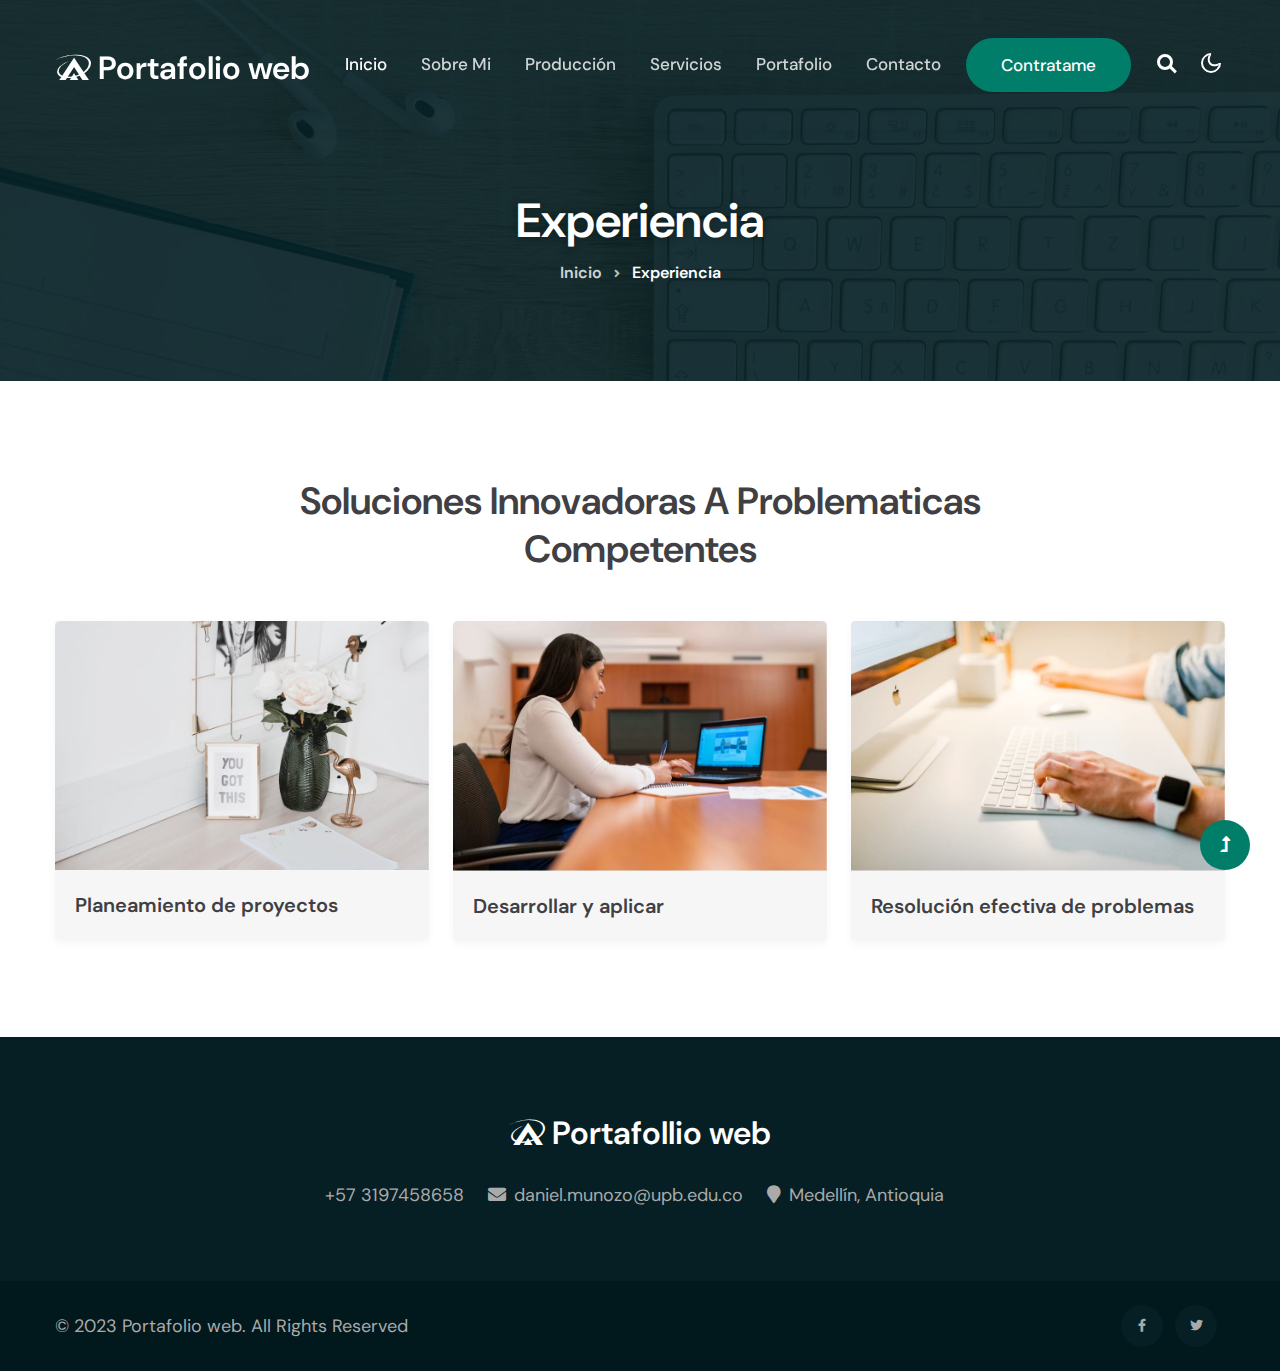
<file: expertise.html>
<!DOCTYPE html>
    <html lang="en">
    <head>
        <meta charset="utf-8">
        <meta name="viewport" content="width=device-width, initial-scale=1, shrink-to-fit=no">
        <title>Experiencia</title>

         <!-- google-fonts -->
         <link href="//fonts.googleapis.com/css2?family=Dosis:wght@300;400;500;600;800&display=swap" rel="stylesheet">
         <link href="//fonts.googleapis.com/css2?family=DM+Sans:wght@400;500;700&display=swap" rel="stylesheet">
         <!-- //google-fonts -->
     
         <!-- Template CSS Style link -->
         <link rel="stylesheet" href="assets/css/style-liberty.css">
     
    </head>
    <body>
        
    <!--header-->
    <header id="site-header" class="fixed-top">
        <div class="container">
            <nav class="navbar navbar-expand-lg stroke">
                <h1>
                    <a class="navbar-brand" href="index.html">
                        <i class="fab fa-asymmetrik"></i> Portafolio web
                    </a>
                </h1>
                <!-- if logo is image enable this   
            <a class="navbar-brand" href="#index.html">
                <img src="image-path" alt="Your logo" title="Your logo" style="height:35px;" />
            </a> -->
                <button class="navbar-toggler collapsed bg-gradient" type="button" data-bs-toggle="collapse"
                    data-bs-target="#navbarTogglerDemo02" aria-controls="navbarTogglerDemo02" aria-expanded="false"
                    aria-label="Toggle navigation">
                    <span class="navbar-toggler-icon fa icon-expand fa-bars"></span>
                    <span class="navbar-toggler-icon fa icon-close fa-times"></span>
                </button>
    
                <div class="collapse navbar-collapse" id="navbarTogglerDemo02">
                    <ul class="navbar-nav ms-lg-auto align-items-center">
                        <li class="nav-item active">
                            <a class="nav-link" href="index.html">Inicio <span class="sr-only">(current)</span></a>
                        </li>
                        <li class="nav-item">
                            <a class="nav-link" href="about.html">Sobre mi</a>
                        </li>
                        <li class="nav-item dropdown">
                            <a class="nav-link dropdown-toggle" href="#" role="button" data-bs-toggle="dropdown" aria-expanded="false">
                              Producción
                            </a>
                            <ul class="dropdown-menu">
                              <li><a class="dropdown-item" href="expertise.html">Experiencia</a></li>
                              <li><hr class="dropdown-divider"></li>
                            </ul>
                          </li>
                        
                        <li class="nav-item">
                            <a class="nav-link" href="services.html">Servicios</a>
                        </li>
                        <li class="nav-item dropdown">
                            <a class="nav-link dropdown-toggle" href="#" role="button" data-bs-toggle="dropdown" aria-expanded="false">
                              Portafolio
                            </a>
                            <ul class="dropdown-menu">
                              <li><a class="dropdown-item" href="gallery.html">Proyectos</a></li>
                              <li><a class="dropdown-item" href="skills.html">Habilidades</a></li>
                              <li><hr class="dropdown-divider"></li>
                            </ul>
                          </li>
                        <li class="nav-item">
                            <a class="nav-link" href="contact.html">Contacto</a>
                        </li>

                        <!--/right-btn-->
                        <div class="header-btn mx-2">
                            <a class="btn btn-style btn-primary mr-lg-5" href="contact.html"> Contratame</a>
                        </div>
                        <!--/right-btn-->

                    </ul>
                </div>

                <!-- search -->
                <ul class="cd-header-buttons px-lg-2">
                    <li>
                    <a class="cd-search-trigger" href="#cd-search">
                        <span></span>
                    </a>
                    </li>
                </ul>
                <div id="cd-search" class="cd-search">
                    <form action="#url" method="post">
                        <input name="Search" type="search" placeholder="Click enter after typing...">
                    </form>
                </div>
                <!-- //search -->
                
                <!-- toggle switch for light and dark theme -->
                <div class="cont-ser-position">
                    <nav class="navigation">
                        <div class="theme-switch-wrapper">
                            <label class="theme-switch" for="checkbox">
                                <input type="checkbox" id="checkbox">
                                <div class="mode-container">
                                    <i class="gg-sun"></i>
                                    <i class="gg-moon"></i>
                                </div>
                            </label>
                        </div>
                    </nav>
                </div>
                <!-- //toggle switch for light and dark theme -->
            </nav>
        </div>
    </header>
    <!--//header-->
    
    
    <!-- banner -->
    <section class="w3l-about-breadcrumb text-center">
        <div class="breadcrumb-bg breadcrumb-bg-about py-5">
            <div class="container py-lg-5 mt-5">
                <div class="banner-info-grid mt-5">
                    <h2 class="w3l-title-breadcrumb">Experiencia</h2>
                </div>
                <ul class="breadcrumbs-custom-path">
                    <li><a href="#url">Inicio</a></li>
                    <li class="active"><span class="fa fa-angle-right mx-2" aria-hidden="true"></span> Experiencia</li>
                </ul>
            </div>
        </div>
    </section>
    <div class="service-section py-5">
        <div class="container py-lg-5 py-md-4 py-2">
            <div class="title-heading-w3 mx-auto text-center mb-sm-5 mb-4">
                <h3 class="w3l-title-main">Soluciones innovadoras a problematicas competentes</h3>
            </div>
            <div class="row justify-content-center">
                <div class="col-lg-4 col-sm-6 item">
                    <div class="card">
                        <div class="card-header p-0 position-relative border-0">
                            <a href="">
                                <img class="d-block img-responsive" src="assets/images/blog3.jpg" alt="card-image">
                            </a>
                        </div>
                        <div class="card-body service-details">
                            <a href="" class="service-heading">Planeamiento de proyectos </a>
                        </div>
                    </div>
                </div>
                <div class="col-lg-4 col-sm-6 mt-sm-0 mt-4 pt-sm-0 pt-2">
                    <div class="card">
                        <div class="card-header p-0 position-relative border-0">
                            <a href="">
                                <img class="d-block img-responsive" src="assets/images/blog4.jpg" alt="card-image">
                            </a>
                        </div>
                        <div class="card-body service-details">
                            <a href="" class="service-heading">Desarrollar y aplicar </a>
                        </div>
                    </div>
                </div>
                <div class="col-lg-4 col-sm-6 mt-lg-0 mt-4 pt-lg-0 pt-2">
                    <div class="card">
                        <div class="card-header p-0 position-relative border-0">
                            <a href="">
                                <img class="d-block img-responsive" src="assets/images/blog6.jpg" alt="card-image">
                            </a>
                        </div>
                        <div class="card-body service-details">
                            <a href="" class="service-heading">Resolución efectiva de problemas</a>
                        </div>
                    </div>
                </div>
            </div>
        </div>
    </div>

    <footer class="text-center">
        <div class="footer py-5">
            <div class="container py-md-4">
                <div clss="footer-logo">
                    <a class="logo" href="index.html">
                        <i class="fab fa-asymmetrik"></i> Portafollio web
                    </a>
                </div>
                <div class="footer-contact-info mt-4">
                    <ul>
                        <li>
                            <a href="tel:+12 345 678 900" class="contact-text-sub">
                                <span class="fas fa-phone me-2"></span>+57 3197458658</a>
                        </li>
                        <li>
                            <a href="mailto:info@example.com" class="contact-text-sub">
                                <span class="fas fa-envelope me-2"></span>daniel.munozo@upb.edu.co</a>
                        </li>
                        <li>
                            <p class="contact-text-sub"> 
                                <span class="fas fa-map-marker me-2"></span>Medellín, Antioquia</p>
                        </li>
                    </ul>
                </div>
            </div>
        </div>
        <div class="container py-4">
            <div class="row footer-grids">
                <div class="col-lg-6 copyright text-lg-start text-center align-center">
                    <p>© 2023 Portafolio web. All Rights Reserved </p>
                </div>
                <div class="col-lg-6 text-lg-end text-center mt-lg-0 mt-4">
                    <div class="social">
                        <ul>
                            <li><a href="#url"><span class="fab me-2 fa-facebook-f"></span></a></li>
                            <li><a href="#url"><span class="fab me-2 fa-twitter"></span></a></li>
                        </ul>
                    </div>
                </div>
            </div>
        </div>
        </footer>
        <!-- Js scripts -->
<!-- move top -->
<button onclick="topFunction()" id="movetop" title="Go to top">
    <span class="fas fa-level-up-alt" aria-hidden="true"></span>
</button>
<script>
    // When the user scrolls down 20px from the top of the document, show the button
    window.onscroll = function () {
        scrollFunction()
    };

    function scrollFunction() {
        if (document.body.scrollTop > 20 || document.documentElement.scrollTop > 20) {
            document.getElementById("movetop").style.display = "block";
        } else {
            document.getElementById("movetop").style.display = "none";
        }
    }

    // When the user clicks on the button, scroll to the top of the document
    function topFunction() {
        document.body.scrollTop = 0;
        document.documentElement.scrollTop = 0;
    }
</script>
<!-- //move top -->

<!-- common jquery plugin -->
<script src="assets/js/jquery-3.3.1.min.js"></script>
<!-- //common jquery plugin -->

<!-- theme switch js (light and dark)-->
<script src="assets/js/theme-change.js"></script>
<!-- //theme switch js (light and dark)-->

<!--search-bar-->
<script src="assets/js/search.js"></script>
<!--//search-bar-->

<!--/stats-number-counter-->
<script src="assets/js/jquery.waypoints.min.js"></script>
<script src="assets/js/jquery.countup.js"></script>
<script>
    $('.counter').countUp();

</script>
<!--//stats-number-counter-->

<!--/owlcarousel-->
<script src="assets/js/owl.carousel.js"></script>
<!-- //tesimonials-->
<script>
    $(document).ready(function () {
      $("#owl-demo1").owlCarousel({
        loop: true,
        margin: 30,
        nav: false,
        responsiveClass: true,
        responsive: {
          0: {
            items: 1,
            nav: false
          },
          768: {
            items: 2,
            nav: false
          },
          1024: {
            items: 3,
            nav: false
          }
        }
      })
    })
  </script>
<!-- //tesimonials-->

<!-- /typig-text-->
<script>
    const typedTextSpan = document.querySelector(".typed-text");
    const cursorSpan = document.querySelector(".cursor");

    const textArray = ["Web Designer", "Web Developer", "Photographer", "Freelancer"];
    const typingDelay = 200;
    const erasingDelay = 10;
    const newTextDelay = 100; // Delay between current and next text
    let textArrayIndex = 0;
    let charIndex = 0;

    function type() {
        if (charIndex < textArray[textArrayIndex].length) {
            if (!cursorSpan.classList.contains("typing")) cursorSpan.classList.add("typing");
            typedTextSpan.textContent += textArray[textArrayIndex].charAt(charIndex);
            charIndex++;
            setTimeout(type, typingDelay);
        } else {
            cursorSpan.classList.remove("typing");
            setTimeout(erase, newTextDelay);
        }
    }

    function erase() {
        if (charIndex > 0) {
            // add class 'typing' if there's none
            if (!cursorSpan.classList.contains("typing")) {
                cursorSpan.classList.add("typing");
            }
            typedTextSpan.textContent = textArray[textArrayIndex].substring(0, 0);
            charIndex--;
            setTimeout(erase, erasingDelay);
        } else {
            cursorSpan.classList.remove("typing");
            textArrayIndex++;
            if (textArrayIndex >= textArray.length) textArrayIndex = 0;
            setTimeout(type, typingDelay);
        }
    }

    document.addEventListener("DOMContentLoaded", function () { // On DOM Load initiate the effect
        if (textArray.length) setTimeout(type, newTextDelay + 250);
    });
</script>
<!-- //typig-text-->


<!-- jQuery-Photo-filter-lightbox-portfolio-plugin -->
<script src="assets/js/jquery-1.7.2.js"></script>
<script src="assets/js/jquery.quicksand.js"></script>
<script src="assets/js/script.js"></script>
<script src="assets/js/jquery.prettyPhoto.js"></script>
<!-- //jQuery-Photo-filter-lightbox-portfolio-plugin -->

<!-- MENU-JS -->
<script>
    $(window).on("scroll", function () {
        var scroll = $(window).scrollTop();

        if (scroll >= 80) {
            $("#site-header").addClass("nav-fixed");
        } else {
            $("#site-header").removeClass("nav-fixed");
        }
    });

    //Main navigation Active Class Add Remove
    $(".navbar-toggler").on("click", function () {
        $("header").toggleClass("active");
    });
    $(document).on("ready", function () {
        if ($(window).width() > 991) {
            $("header").removeClass("active");
        }
        $(window).on("resize", function () {
            if ($(window).width() > 991) {
                $("header").removeClass("active");
            }
        });
    });
</script>
<!-- //MENU-JS -->

<!-- disable body scroll which navbar is in active -->
<script>
    $(function () {
        $('.navbar-toggler').click(function () {
            $('body').toggleClass('noscroll');
        })
    });
</script>
<!-- //disable body scroll which navbar is in active -->

<!--bootstrap-->
<script src="assets/js/bootstrap.min.js"></script>
<!-- //bootstrap-->
<!-- //Js scripts -->
        

    <script src="assets/js/jquery-1.7.2.js"></script>
    <script src="assets/js/jquery.quicksand.js"></script>
    <script src="assets/js/script.js"></script>
    <script src="assets/js/jquery.prettyPhoto.js"></script>


    </body>
    </html>
</file>
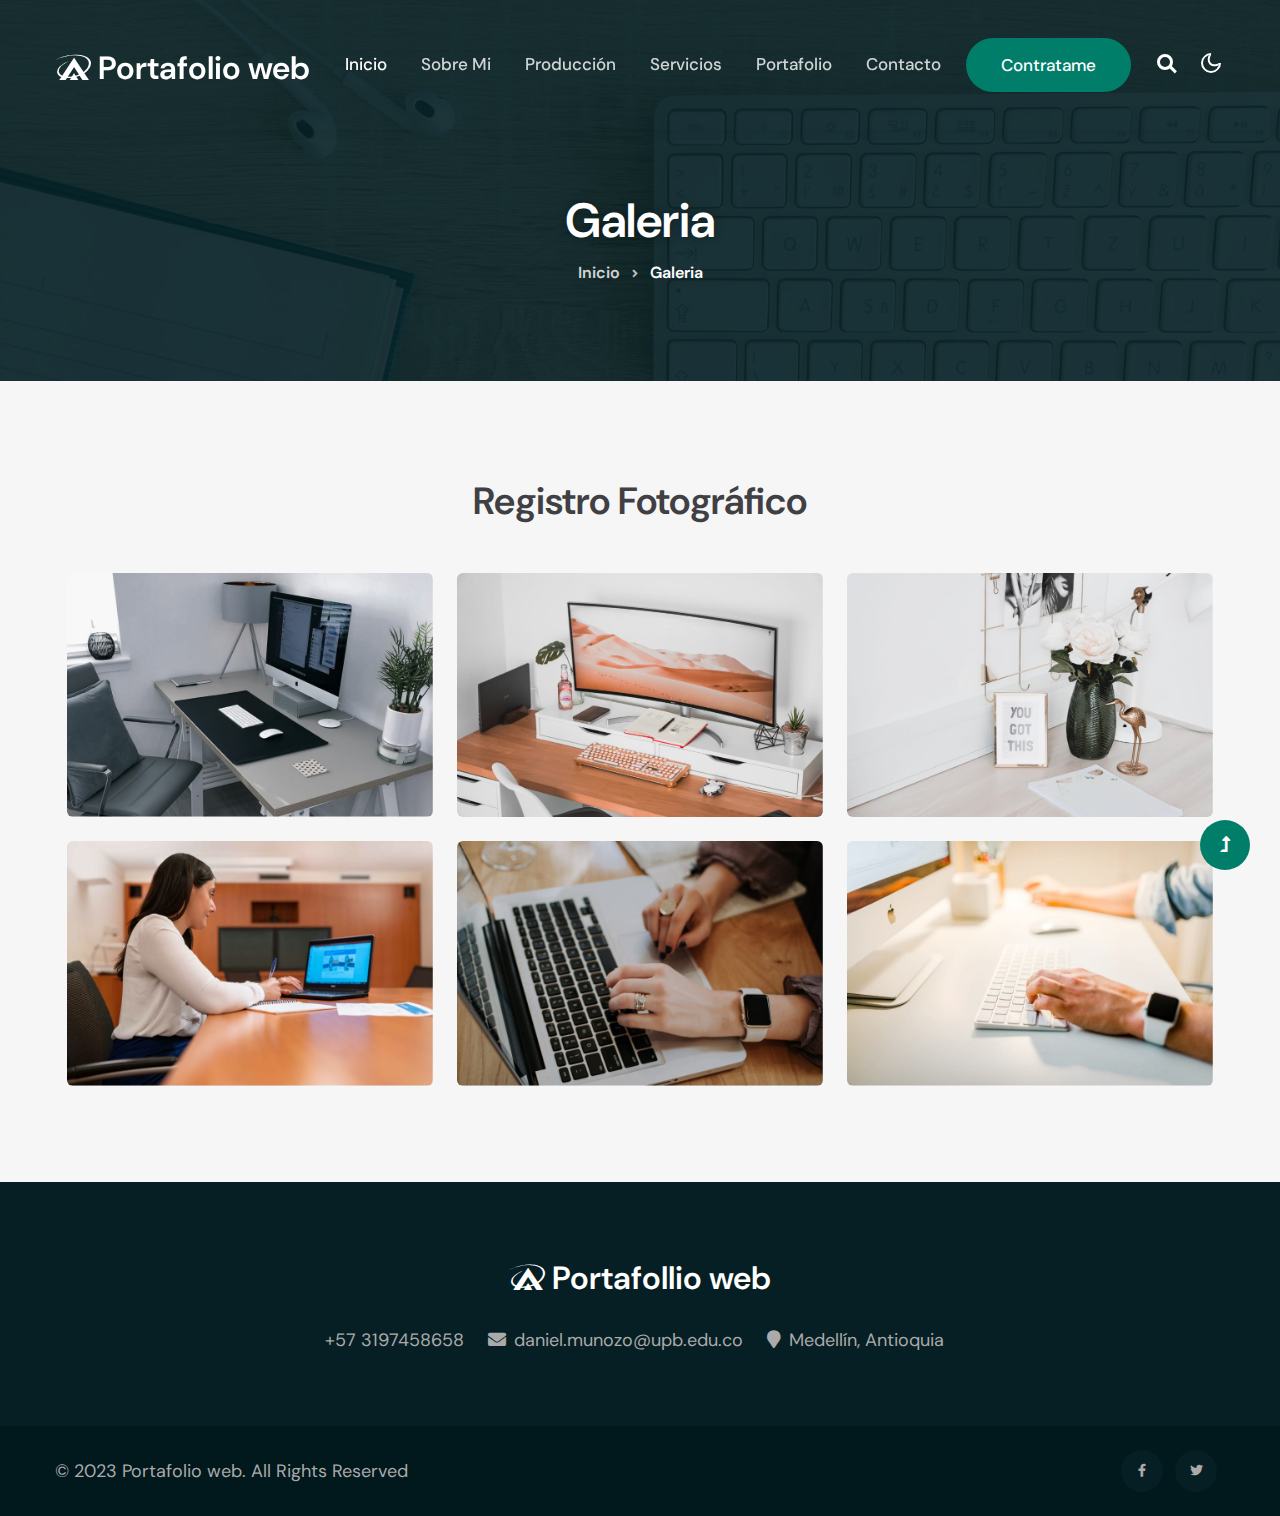
<file: gallery.html>
<!DOCTYPE html>
<html lang="en">
    <head>
        <!-- Required meta tags -->
        <meta charset="utf-8">
        <meta name="viewport" content="width=device-width, initial-scale=1, shrink-to-fit=no">
        <title>Servicios</title>
    
        <!-- google-fonts -->
        <link href="//fonts.googleapis.com/css2?family=Dosis:wght@300;400;500;600;800&display=swap" rel="stylesheet">
        <link href="//fonts.googleapis.com/css2?family=DM+Sans:wght@400;500;700&display=swap" rel="stylesheet">
        <!-- //google-fonts -->
    
        <!-- Template CSS Style link -->
        <link rel="stylesheet" href="assets/css/style-liberty.css">
    
    </head>
    
    <body>
    
    
    
    <!--header-->
    <header id="site-header" class="fixed-top">
        <div class="container">
            <nav class="navbar navbar-expand-lg stroke">
                <h1>
                    <a class="navbar-brand" href="index.html">
                        <i class="fab fa-asymmetrik"></i> Portafolio web
                    </a>
                </h1>
                <!-- if logo is image enable this   
            <a class="navbar-brand" href="#index.html">
                <img src="image-path" alt="Your logo" title="Your logo" style="height:35px;" />
            </a> -->
                <button class="navbar-toggler collapsed bg-gradient" type="button" data-bs-toggle="collapse"
                    data-bs-target="#navbarTogglerDemo02" aria-controls="navbarTogglerDemo02" aria-expanded="false"
                    aria-label="Toggle navigation">
                    <span class="navbar-toggler-icon fa icon-expand fa-bars"></span>
                    <span class="navbar-toggler-icon fa icon-close fa-times"></span>
                </button>
    
                <div class="collapse navbar-collapse" id="navbarTogglerDemo02">
                    <ul class="navbar-nav ms-lg-auto align-items-center">
                        <li class="nav-item active">
                            <a class="nav-link" href="index.html">Inicio <span class="sr-only">(current)</span></a>
                        </li>
                        <li class="nav-item">
                            <a class="nav-link" href="about.html">Sobre mi</a>
                        </li>
                        <li class="nav-item dropdown">
                            <a class="nav-link dropdown-toggle" href="#" role="button" data-bs-toggle="dropdown" aria-expanded="false">
                              Producción
                            </a>
                            <ul class="dropdown-menu">
                              <li><a class="dropdown-item" href="#">Experiencia</a></li>
                              <li><hr class="dropdown-divider"></li>
                            </ul>
                          </li>
                        
                        <li class="nav-item">
                            <a class="nav-link" href="services.html">Servicios</a>
                        </li>
                        <li class="nav-item dropdown">
                            <a class="nav-link dropdown-toggle" href="#" role="button" data-bs-toggle="dropdown" aria-expanded="false">
                              Portafolio
                            </a>
                            <ul class="dropdown-menu">
                              <li><a class="dropdown-item" href="gallery.html">Proyectos</a></li>
                              <li><a class="dropdown-item" href="skills.html">Habilidades</a></li>
                              <li><hr class="dropdown-divider"></li>
                            </ul>
                          </li>
                        <li class="nav-item">
                            <a class="nav-link" href="contact.html">Contacto</a>
                        </li>

                        <!--/right-btn-->
                        <div class="header-btn mx-2">
                            <a class="btn btn-style btn-primary mr-lg-5" href="contact.html"> Contratame</a>
                        </div>
                        <!--/right-btn-->

                    </ul>
                </div>

                <!-- search -->
                <ul class="cd-header-buttons px-lg-2">
                    <li>
                    <a class="cd-search-trigger" href="#cd-search">
                        <span></span>
                    </a>
                    </li>
                </ul>
                <div id="cd-search" class="cd-search">
                    <form action="#url" method="post">
                        <input name="Search" type="search" placeholder="Click enter after typing...">
                    </form>
                </div>
                <!-- //search -->
                
                <!-- toggle switch for light and dark theme -->
                <div class="cont-ser-position">
                    <nav class="navigation">
                        <div class="theme-switch-wrapper">
                            <label class="theme-switch" for="checkbox">
                                <input type="checkbox" id="checkbox">
                                <div class="mode-container">
                                    <i class="gg-sun"></i>
                                    <i class="gg-moon"></i>
                                </div>
                            </label>
                        </div>
                    </nav>
                </div>
                <!-- //toggle switch for light and dark theme -->
            </nav>
        </div>
    </header>
    <!--//header-->
    
    
    <!-- banner -->
    <section class="w3l-about-breadcrumb text-center">
        <div class="breadcrumb-bg breadcrumb-bg-about py-5">
            <div class="container py-lg-5 mt-5">
                <div class="banner-info-grid mt-5">
                    <h2 class="w3l-title-breadcrumb">Galeria</h2>
                </div>
                <ul class="breadcrumbs-custom-path">
                    <li><a href="#url">Inicio</a></li>
                    <li class="active"><span class="fa fa-angle-right mx-2" aria-hidden="true"></span> Galeria</li>
                </ul>
            </div>
        </div>
    </section>






    <section class="w3-gallery py-5" id="portfolio">
        <div class="container py-lg-5 py-md-4 py-2">
            <div class="title-heading-w3 mx-auto text-center mb-sm-5 mb-4">
                <h3 class="w3l-title-main mb-2">Registro fotográfico</h3>
            </div>
            <div class="row portfolio-area clearfix p-0 m-0">
                <div class="col-lg-4 col-md-6 portfolio-item2 content" data-id="id-1" data-type="cat-item-1">
                    <span class="image-block">
                        <a class="image-zoom" href="assets/images/blog1.jpg" data-gal="prettyPhoto[gallery]">
                            <div class="content-overlay"></div>
                            <img src="assets/images/blog1.jpg" class="img-fluid w3layouts agileits" alt="portfolio-img">
                            <div class="content-details fadeIn-bottom">
                                <h3 class="content-title">Ref 1</h3>
                                <p class="content-text">This is a short description</p>
                            </div>
                        </a>
                    </span>
                </div>
                <div class="col-lg-4 col-md-6 portfolio-item2 content mt-md-0 mt-4" data-id="id-2" data-type="cat-item-2">
                    <span class="image-block">
                        <a class="image-zoom" href="assets/images/blog2.jpg" data-gal="prettyPhoto[gallery]">
                            <div class="content-overlay"></div>
                            <img src="assets/images/blog2.jpg" class="img-fluid w3layouts agileits" alt="portfolio-img">
                            <div class="content-details fadeIn-bottom">
                                <h3 class="content-title">  Ref2</h3>
                                <p class="content-text"></p>
                            </div>
                        </a>
                    </span>
                </div>
                <div class="col-lg-4 col-md-6 portfolio-item2 content mt-lg-0 mt-4" data-id="id-3" data-type="cat-item-3">
                    <span class="image-block">
                        <a class="image-zoom" href="assets/images/blog3.jpg" data-gal="prettyPhoto[gallery]">
                            <div class="content-overlay"></div>
                            <img src="assets/images/blog3.jpg" class="img-fluid w3layouts agileits" alt="portfolio-img">
                            <div class="content-details fadeIn-bottom">
                                <h3 class="content-title">Ref 3</h3>
                                <p class="content-text">This is a short description</p>
                            </div>
                        </a>
                    </span>
                </div>
                <div class="col-lg-4 col-md-6 portfolio-item2 content mt-4" data-id="id-4" data-type="cat-item-4">
                    <span class="image-block">
                        <a class="image-zoom" href="assets/images/blog4.jpg" data-gal="prettyPhoto[gallery]">
                            <div class="content-overlay"></div>
                            <img src="assets/images/blog4.jpg" class="img-fluid w3layouts agileits" alt="portfolio-img">
                            <div class="content-details fadeIn-bottom">
                                <h3 class="content-title">Ref 4</h3>
                                <p class="content-text">This is a short description</p>
                            </div>
                        </a>
                    </span>
                </div>
                <div class="col-lg-4 col-md-6 portfolio-item2 content mt-4" data-id="id-5" data-type="cat-item-5">
                    <span class="image-block">
                        <a class="image-zoom" href="assets/images/blog5.jpg" data-gal="prettyPhoto[gallery]">
                            <div class="content-overlay"></div>
                            <img src="assets/images/blog5.jpg" class="img-fluid w3layouts agileits" alt="portfolio-img">
                            <div class="content-details fadeIn-bottom">
                                <h3 class="content-title">Ref 5</h3>
                                <p class="content-text">This is a short description</p>
                            </div>
                        </a>
                    </span>
                </div>
                <div class="col-lg-4 col-md-6 portfolio-item2 content mt-4" data-id="id-7" data-type="cat-item-6">
                    <span class="image-block">
                        <a class="image-zoom" href="assets/images/blog6.jpg" data-gal="prettyPhoto[gallery]">
                            <div class="content-overlay"></div>
                            <img src="assets/images/blog6.jpg" class="img-fluid w3layouts agileits" alt="portfolio-img">
                            <div class="content-details fadeIn-bottom">
                                <h3 class="content-title">Ref 6 </h3>
                                <p class="content-text">This is a short description</p>
                            </div>
                        </a>
                    </span>
                </div>
            </div>
            <!--end portfolio-area -->
        </div>
        <!-- //gallery container -->
    </section>
    <!-- //portfolio -->
    <footer class="text-center">
        <div class="footer py-5">
            <div class="container py-md-4">
                <div clss="footer-logo">
                    <a class="logo" href="index.html">
                        <i class="fab fa-asymmetrik"></i> Portafollio web
                    </a>
                </div>
                <div class="footer-contact-info mt-4">
                    <ul>
                        <li>
                            <a href="tel:+12 345 678 900" class="contact-text-sub">
                                <span class="fas fa-phone me-2"></span>+57 3197458658</a>
                        </li>
                        <li>
                            <a href="mailto:info@example.com" class="contact-text-sub">
                                <span class="fas fa-envelope me-2"></span>daniel.munozo@upb.edu.co</a>
                        </li>
                        <li>
                            <p class="contact-text-sub"> 
                                <span class="fas fa-map-marker me-2"></span>Medellín, Antioquia</p>
                        </li>
                    </ul>
                </div>
            </div>
        </div>
        <div class="container py-4">
            <div class="row footer-grids">
                <div class="col-lg-6 copyright text-lg-start text-center align-center">
                    <p>© 2023 Portafolio web. All Rights Reserved </p>
                </div>
                <div class="col-lg-6 text-lg-end text-center mt-lg-0 mt-4">
                    <div class="social">
                        <ul>
                            <li><a href="#url"><span class="fab me-2 fa-facebook-f"></span></a></li>
                            <li><a href="#url"><span class="fab me-2 fa-twitter"></span></a></li>
                        </ul>
                    </div>
                </div>
            </div>
        </div>
        </footer>
        <!-- Js scripts -->
<!-- move top -->
<button onclick="topFunction()" id="movetop" title="Go to top">
    <span class="fas fa-level-up-alt" aria-hidden="true"></span>
</button>
<script>
    // When the user scrolls down 20px from the top of the document, show the button
    window.onscroll = function () {
        scrollFunction()
    };

    function scrollFunction() {
        if (document.body.scrollTop > 20 || document.documentElement.scrollTop > 20) {
            document.getElementById("movetop").style.display = "block";
        } else {
            document.getElementById("movetop").style.display = "none";
        }
    }

    // When the user clicks on the button, scroll to the top of the document
    function topFunction() {
        document.body.scrollTop = 0;
        document.documentElement.scrollTop = 0;
    }
</script>
<!-- //move top -->

<!-- common jquery plugin -->
<script src="assets/js/jquery-3.3.1.min.js"></script>
<!-- //common jquery plugin -->

<!-- theme switch js (light and dark)-->
<script src="assets/js/theme-change.js"></script>
<!-- //theme switch js (light and dark)-->

<!--search-bar-->
<script src="assets/js/search.js"></script>
<!--//search-bar-->

<!--/stats-number-counter-->
<script src="assets/js/jquery.waypoints.min.js"></script>
<script src="assets/js/jquery.countup.js"></script>
<script>
    $('.counter').countUp();

</script>
<!--//stats-number-counter-->

<!--/owlcarousel-->
<script src="assets/js/owl.carousel.js"></script>
<!-- //tesimonials-->
<script>
    $(document).ready(function () {
      $("#owl-demo1").owlCarousel({
        loop: true,
        margin: 30,
        nav: false,
        responsiveClass: true,
        responsive: {
          0: {
            items: 1,
            nav: false
          },
          768: {
            items: 2,
            nav: false
          },
          1024: {
            items: 3,
            nav: false
          }
        }
      })
    })
  </script>
<!-- //tesimonials-->

<!-- /typig-text-->
<script>
    const typedTextSpan = document.querySelector(".typed-text");
    const cursorSpan = document.querySelector(".cursor");

    const textArray = ["Web Designer", "Web Developer", "Photographer", "Freelancer"];
    const typingDelay = 200;
    const erasingDelay = 10;
    const newTextDelay = 100; // Delay between current and next text
    let textArrayIndex = 0;
    let charIndex = 0;

    function type() {
        if (charIndex < textArray[textArrayIndex].length) {
            if (!cursorSpan.classList.contains("typing")) cursorSpan.classList.add("typing");
            typedTextSpan.textContent += textArray[textArrayIndex].charAt(charIndex);
            charIndex++;
            setTimeout(type, typingDelay);
        } else {
            cursorSpan.classList.remove("typing");
            setTimeout(erase, newTextDelay);
        }
    }

    function erase() {
        if (charIndex > 0) {
            // add class 'typing' if there's none
            if (!cursorSpan.classList.contains("typing")) {
                cursorSpan.classList.add("typing");
            }
            typedTextSpan.textContent = textArray[textArrayIndex].substring(0, 0);
            charIndex--;
            setTimeout(erase, erasingDelay);
        } else {
            cursorSpan.classList.remove("typing");
            textArrayIndex++;
            if (textArrayIndex >= textArray.length) textArrayIndex = 0;
            setTimeout(type, typingDelay);
        }
    }

    document.addEventListener("DOMContentLoaded", function () { // On DOM Load initiate the effect
        if (textArray.length) setTimeout(type, newTextDelay + 250);
    });
</script>
<!-- //typig-text-->


<!-- jQuery-Photo-filter-lightbox-portfolio-plugin -->
<script src="assets/js/jquery-1.7.2.js"></script>
<script src="assets/js/jquery.quicksand.js"></script>
<script src="assets/js/script.js"></script>
<script src="assets/js/jquery.prettyPhoto.js"></script>
<!-- //jQuery-Photo-filter-lightbox-portfolio-plugin -->

<!-- MENU-JS -->
<script>
    $(window).on("scroll", function () {
        var scroll = $(window).scrollTop();

        if (scroll >= 80) {
            $("#site-header").addClass("nav-fixed");
        } else {
            $("#site-header").removeClass("nav-fixed");
        }
    });

    //Main navigation Active Class Add Remove
    $(".navbar-toggler").on("click", function () {
        $("header").toggleClass("active");
    });
    $(document).on("ready", function () {
        if ($(window).width() > 991) {
            $("header").removeClass("active");
        }
        $(window).on("resize", function () {
            if ($(window).width() > 991) {
                $("header").removeClass("active");
            }
        });
    });
</script>
<!-- //MENU-JS -->

<!-- disable body scroll which navbar is in active -->
<script>
    $(function () {
        $('.navbar-toggler').click(function () {
            $('body').toggleClass('noscroll');
        })
    });
</script>
<!-- //disable body scroll which navbar is in active -->

<!--bootstrap-->
<script src="assets/js/bootstrap.min.js"></script>
<!-- //bootstrap-->
<!-- //Js scripts -->
        

    <script src="assets/js/jquery-1.7.2.js"></script>
    <script src="assets/js/jquery.quicksand.js"></script>
    <script src="assets/js/script.js"></script>
    <script src="assets/js/jquery.prettyPhoto.js"></script>
</body>
</html>
</file>
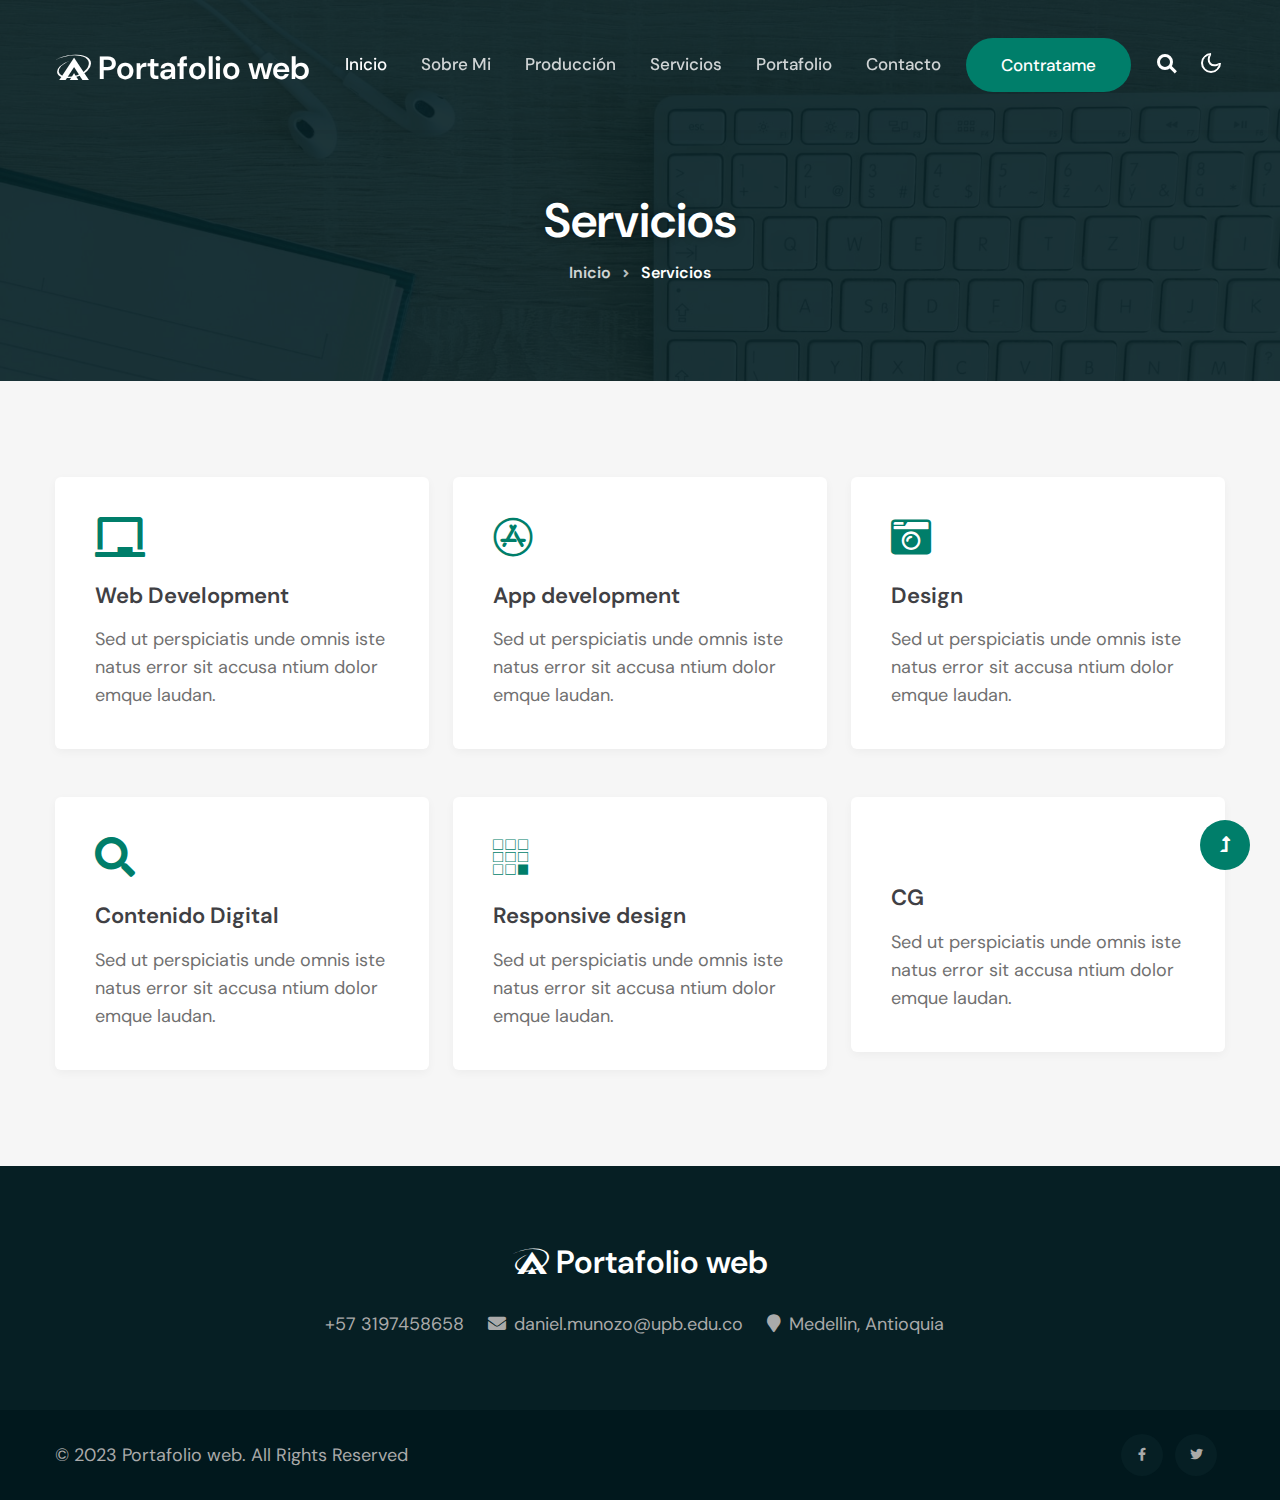
<file: services.html>
<!doctype html>
<html lang="en">

<head>
    <!-- Required meta tags -->
    <meta charset="utf-8">
    <meta name="viewport" content="width=device-width, initial-scale=1, shrink-to-fit=no">
    <title>Servicios</title>

    <!-- google-fonts -->
    <link href="//fonts.googleapis.com/css2?family=Dosis:wght@300;400;500;600;800&display=swap" rel="stylesheet">
    <link href="//fonts.googleapis.com/css2?family=DM+Sans:wght@400;500;700&display=swap" rel="stylesheet">
    <!-- //google-fonts -->

    <!-- Template CSS Style link -->
    <link rel="stylesheet" href="assets/css/style-liberty.css">

</head>

<body>



<!--header-->
<header id="site-header" class="fixed-top">
    <div class="container">
        <nav class="navbar navbar-expand-lg stroke">
            <h1>
                <a class="navbar-brand" href="index.html">
                    <i class="fab fa-asymmetrik"></i> Portafolio web
                </a>
            </h1>
            <!-- if logo is image enable this   
        <a class="navbar-brand" href="#index.html">
            <img src="image-path" alt="Your logo" title="Your logo" style="height:35px;" />
        </a> -->
            <button class="navbar-toggler collapsed bg-gradient" type="button" data-bs-toggle="collapse"
                data-bs-target="#navbarTogglerDemo02" aria-controls="navbarTogglerDemo02" aria-expanded="false"
                aria-label="Toggle navigation">
                <span class="navbar-toggler-icon fa icon-expand fa-bars"></span>
                <span class="navbar-toggler-icon fa icon-close fa-times"></span>
            </button>

           
            <div class="collapse navbar-collapse" id="navbarTogglerDemo02">
                <ul class="navbar-nav ms-lg-auto align-items-center">
                    <li class="nav-item active">
                        <a class="nav-link" href="index.html">Inicio <span class="sr-only">(current)</span></a>
                    </li>
                    <li class="nav-item">
                        <a class="nav-link" href="about.html">Sobre mi</a>
                    </li>
                    <li class="nav-item dropdown">
                        <a class="nav-link dropdown-toggle" href="#" role="button" data-bs-toggle="dropdown" aria-expanded="false">
                          Producción
                        </a>
                        <ul class="dropdown-menu">
                          <li><a class="dropdown-item" href="expertise.html">Experiencia</a></li>
                          <li><hr class="dropdown-divider"></li>

                        </ul>
                      </li>
                    
                    <li class="nav-item">
                        <a class="nav-link" href="services.html">Servicios</a>
                    </li>
                    <li class="nav-item dropdown">
                        <a class="nav-link dropdown-toggle" href="#" role="button" data-bs-toggle="dropdown" aria-expanded="false">
                          Portafolio
                        </a>
                        <ul class="dropdown-menu">
                          <li><a class="dropdown-item" href="gallery.html">Proyectos</a></li>
                          <li><a class="dropdown-item" href="skills.html">Habilidaes</a></li>
                          <li><hr class="dropdown-divider"></li>
                        </ul>
                      </li>
                    <li class="nav-item">
                        <a class="nav-link" href="contact.html">Contacto</a>
                    </li>

                    <!--/right-btn-->
                    <div class="header-btn mx-2">
                        <a class="btn btn-style btn-primary mr-lg-5" href="contact.html"> Contratame</a>
                    </div>
                    <!--/right-btn-->

                </ul>
            </div>

            <!-- search -->
            <ul class="cd-header-buttons px-lg-2">
                <li>
                <a class="cd-search-trigger" href="#cd-search">
                    <span></span>
                </a>
                </li>
            </ul>
            <div id="cd-search" class="cd-search">
                <form action="#url" method="post">
                    <input name="Search" type="search" placeholder="Click enter after typing...">
                </form>
            </div>
            <!-- //search -->
            
            <!-- toggle switch for light and dark theme -->
            <div class="cont-ser-position">
                <nav class="navigation">
                    <div class="theme-switch-wrapper">
                        <label class="theme-switch" for="checkbox">
                            <input type="checkbox" id="checkbox">
                            <div class="mode-container">
                                <i class="gg-sun"></i>
                                <i class="gg-moon"></i>
                            </div>
                        </label>
                    </div>
                </nav>
            </div>
            <!-- //toggle switch for light and dark theme -->
        </nav>
    </div>
</header>
<!--//header-->


<!-- Services banner -->
<section class="w3l-about-breadcrumb text-center">
    <div class="breadcrumb-bg breadcrumb-bg-about py-5">
        <div class="container py-lg-5 mt-5">
            <div class="banner-info-grid mt-5">
                <h2 class="w3l-title-breadcrumb">Servicios</h2>
            </div>
            <ul class="breadcrumbs-custom-path">
                <li><a href="#url">Inicio</a></li>
                <li class="active"><span class="fa fa-angle-right mx-2" aria-hidden="true"></span> Servicios</li>
            </ul>
        </div>
    </div>
</section>
<!-- //Services banner -->



<!-- Services Section -->
<section class="about-section py-5">
    <div class="container py-lg-5 py-md-4 py-2">
        <div class="row justify-content-center">
            <div class="col-lg-4 col-md-6">
                <div class="about-single">
                    <div class="about-icon mb-4">
                        <i class="fas fa-chalkboard"></i>
                    </div>
                    <div class="about-content">
                        <h5 class="mb-3"><a href="about.html">Web Development</a></h5>
                        <p>Sed ut perspiciatis unde omnis iste natus error sit accusa ntium dolor emque
                            laudan.</p>
                    </div>
                </div>
            </div>
            <div class="col-lg-4 col-md-6 mt-md-0 mt-3">
                <div class="about-single">
                    <div class="about-icon mb-4">
                        <i class="fab fa-app-store"></i>
                    </div>
                    <div class="about-content">
                        <h5 class="mb-3"><a href="about.html">App development</a></h5>
                        <p>Sed ut perspiciatis unde omnis iste natus error sit accusa ntium dolor emque
                            laudan.</p>
                    </div>
                </div>
            </div>
            <div class="col-lg-4 col-md-6 mt-lg-0 mt-3">
                <div class="about-single">
                    <div class="about-icon mb-4">
                        <i class="fas fa-camera-retro"></i>
                    </div>
                    <div class="about-content">
                        <h5 class="mb-3"><a href="about.html">Design</a></h5>
                        <p>Sed ut perspiciatis unde omnis iste natus error sit accusa ntium dolor emque
                            laudan.</p>
                    </div>
                </div>
            </div>

            <div class="col-lg-4 col-md-6 mt-lg-5 mt-4">
                <div class="about-single">
                    <div class="about-icon mb-4">
                        <i class="fas fa-search"></i>
                    </div>
                    <div class="about-content">
                        <h5 class="mb-3"><a href="about.html">Contenido Digital</a></h5>
                        <p>Sed ut perspiciatis unde omnis iste natus error sit accusa ntium dolor emque
                            laudan.</p>
                    </div>
                </div>
            </div>
            <div class="col-lg-4 col-md-6 mt-lg-5 mt-4">
                <div class="about-single">
                    <div class="about-icon mb-4">
                        <i class="fab fa-buromobelexperte"></i>
                    </div>
                    <div class="about-content">
                        <h5 class="mb-3"><a href="about.html">Responsive design</a></h5>
                        <p>Sed ut perspiciatis unde omnis iste natus error sit accusa ntium dolor emque
                            laudan.</p>
                    </div>
                </div>
            </div>
            <div class="col-lg-4 col-md-6 mt-lg-5 mt-4">
                <div class="about-single">
                    <div class="about-icon mb-4">
                        <i class="fas fa-users"></i>
                    </div>
                    <div class="about-content">
                        <h5 class="mb-3"><a href="about.html">CG</a></h5>
                        <p>Sed ut perspiciatis unde omnis iste natus error sit accusa ntium dolor emque
                            laudan.</p>
                    </div>
                </div>
            </div>
        </div>
    </div>
</section>
<!-- //Services Section -->





<!-- footer -->
<footer class="text-center">
    <div class="footer py-5">
        <div class="container py-md-4">
            <div clss="footer-logo">
                <a class="logo" href="index.html">
                    <i class="fab fa-asymmetrik"></i> Portafolio web 
                </a>
            </div>
            <div class="footer-contact-info mt-4">
                <ul>
                    <li>
                        <a href="tel:+12 345 678 900" class="contact-text-sub">
                            <span class="fas fa-phone me-2"></span>+57 3197458658</a>
                    </li>
                    <li>
                        <a href="mailto:info@example.com" class="contact-text-sub">
                            <span class="fas fa-envelope me-2"></span>daniel.munozo@upb.edu.co </a>
                    </li>
                    <li>
                        <p class="contact-text-sub"> 
                            <span class="fas fa-map-marker me-2"></span>Medellin, Antioquia</p>
                    </li>
                </ul>
            </div>
        </div>
    </div>
    <div class="container py-4">
        <div class="row footer-grids">
            <div class="col-lg-6 copyright text-lg-start text-center align-center">
                <p>© 2023 Portafolio web. All Rights Reserved</p>
            </div>
            <div class="col-lg-6 text-lg-end text-center mt-lg-0 mt-4">
                <div class="social">
                    <ul>
                        <li><a href="#url"><span class="fab me-2 fa-facebook-f"></span></a></li>
                        <li><a href="#url"><span class="fab me-2 fa-twitter"></span></a></li>
                    </ul>
                </div>
            </div>
        </div>
    </div>
</footer>
<!-- //footer -->



<!-- Js scripts -->
<!-- move top -->
<button onclick="topFunction()" id="movetop" title="Go to top">
    <span class="fas fa-level-up-alt" aria-hidden="true"></span>
</button>
<script>
    // When the user scrolls down 20px from the top of the document, show the button
    window.onscroll = function () {
        scrollFunction()
    };

    function scrollFunction() {
        if (document.body.scrollTop > 20 || document.documentElement.scrollTop > 20) {
            document.getElementById("movetop").style.display = "block";
        } else {
            document.getElementById("movetop").style.display = "none";
        }
    }

    // When the user clicks on the button, scroll to the top of the document
    function topFunction() {
        document.body.scrollTop = 0;
        document.documentElement.scrollTop = 0;
    }
</script>
<!-- //move top -->

<!-- common jquery plugin -->
<script src="assets/js/jquery-3.3.1.min.js"></script>
<!-- //common jquery plugin -->

<!-- theme switch js (light and dark)-->
<script src="assets/js/theme-change.js"></script>
<!-- //theme switch js (light and dark)-->

<!--search-bar-->
<script src="assets/js/search.js"></script>
<!--//search-bar-->

<!--/stats-number-counter-->
<script src="assets/js/jquery.waypoints.min.js"></script>
<script src="assets/js/jquery.countup.js"></script>
<script>
    $('.counter').countUp();

</script>
<!--//stats-number-counter-->

<!--/owlcarousel-->
<script src="assets/js/owl.carousel.js"></script>
<!-- //tesimonials-->
<script>
    $(document).ready(function () {
      $("#owl-demo1").owlCarousel({
        loop: true,
        margin: 30,
        nav: false,
        responsiveClass: true,
        responsive: {
          0: {
            items: 1,
            nav: false
          },
          768: {
            items: 2,
            nav: false
          },
          1024: {
            items: 3,
            nav: false
          }
        }
      })
    })
  </script>
<!-- //tesimonials-->

<!-- //brands-->
<script>
    $(document).ready(function() {
        $("#owl-demo").owlCarousel({
            loop: true,
            nav: false,
            autoplay: true,
            autoplaySpeed: 1500,
            responsiveClass: true,
            responsive: {
                0: {
                    items: 2,
                    nav: false
                },
                568: {
                    items: 3,
                    nav: false
                },
                768: {
                    items: 4,
                    nav: false
                }
            }
        })
    })

</script>
<!-- //brands-->

<!-- /typig-text-->
<script>
    const typedTextSpan = document.querySelector(".typed-text");
    const cursorSpan = document.querySelector(".cursor");

    const textArray = ["Web Designer", "Web Developer", "Photographer", "Freelancer"];
    const typingDelay = 200;
    const erasingDelay = 10;
    const newTextDelay = 100; // Delay between current and next text
    let textArrayIndex = 0;
    let charIndex = 0;

    function type() {
        if (charIndex < textArray[textArrayIndex].length) {
            if (!cursorSpan.classList.contains("typing")) cursorSpan.classList.add("typing");
            typedTextSpan.textContent += textArray[textArrayIndex].charAt(charIndex);
            charIndex++;
            setTimeout(type, typingDelay);
        } else {
            cursorSpan.classList.remove("typing");
            setTimeout(erase, newTextDelay);
        }
    }

    function erase() {
        if (charIndex > 0) {
            // add class 'typing' if there's none
            if (!cursorSpan.classList.contains("typing")) {
                cursorSpan.classList.add("typing");
            }
            typedTextSpan.textContent = textArray[textArrayIndex].substring(0, 0);
            charIndex--;
            setTimeout(erase, erasingDelay);
        } else {
            cursorSpan.classList.remove("typing");
            textArrayIndex++;
            if (textArrayIndex >= textArray.length) textArrayIndex = 0;
            setTimeout(type, typingDelay);
        }
    }

    document.addEventListener("DOMContentLoaded", function () { // On DOM Load initiate the effect
        if (textArray.length) setTimeout(type, newTextDelay + 250);
    });
</script>
<!-- //typig-text-->


<!-- jQuery-Photo-filter-lightbox-portfolio-plugin -->
<script src="assets/js/jquery-1.7.2.js"></script>
<script src="assets/js/jquery.quicksand.js"></script>
<script src="assets/js/script.js"></script>
<script src="assets/js/jquery.prettyPhoto.js"></script>
<!-- //jQuery-Photo-filter-lightbox-portfolio-plugin -->

<!-- MENU-JS -->
<script>
    $(window).on("scroll", function () {
        var scroll = $(window).scrollTop();

        if (scroll >= 80) {
            $("#site-header").addClass("nav-fixed");
        } else {
            $("#site-header").removeClass("nav-fixed");
        }
    });

    //Main navigation Active Class Add Remove
    $(".navbar-toggler").on("click", function () {
        $("header").toggleClass("active");
    });
    $(document).on("ready", function () {
        if ($(window).width() > 991) {
            $("header").removeClass("active");
        }
        $(window).on("resize", function () {
            if ($(window).width() > 991) {
                $("header").removeClass("active");
            }
        });
    });
</script>
<!-- //MENU-JS -->

<!-- disable body scroll which navbar is in active -->
<script>
    $(function () {
        $('.navbar-toggler').click(function () {
            $('body').toggleClass('noscroll');
        })
    });
</script>
<!-- //disable body scroll which navbar is in active -->

<!--bootstrap-->
<script src="assets/js/bootstrap.min.js"></script>
<!-- //bootstrap-->
<!-- //Js scripts -->

</body>

</html>
</file>
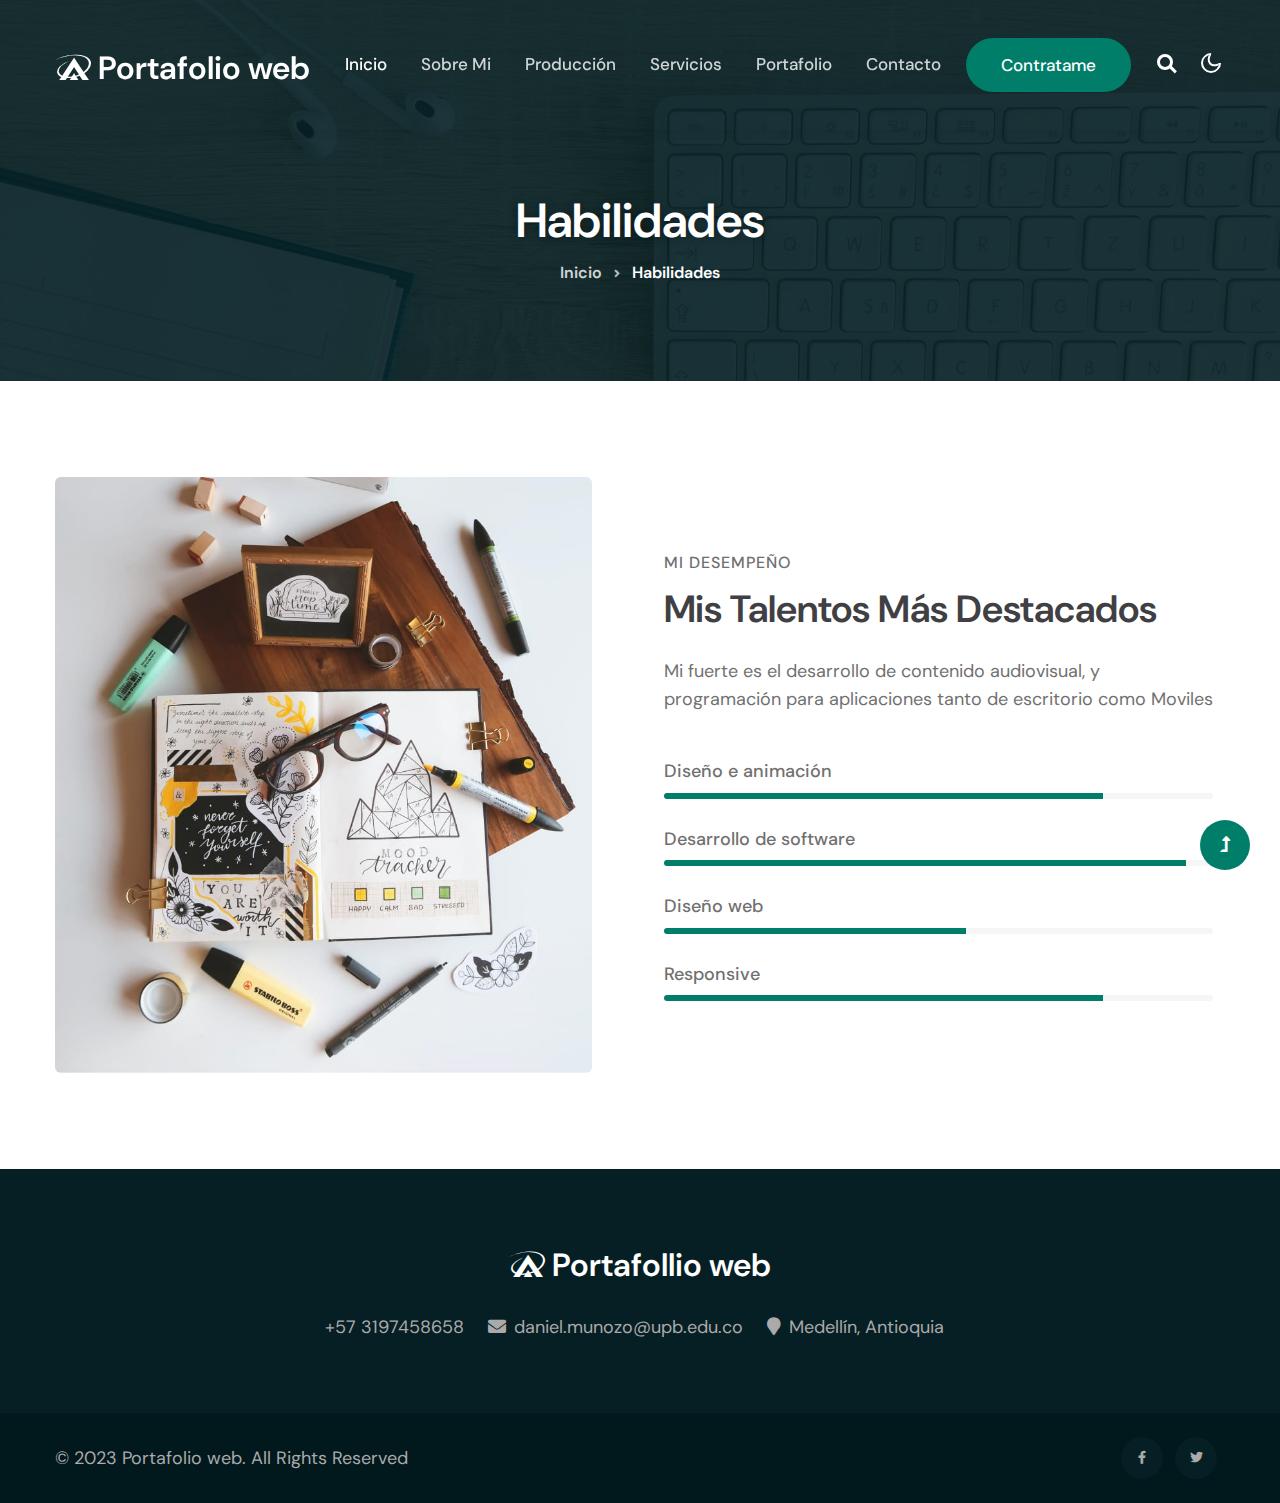
<file: skills.html>
<!DOCTYPE html>
<html lang="en">
<head>
    <meta charset="utf-8">
    <meta name="viewport" content="width=device-width, initial-scale=1, shrink-to-fit=no">
    <title>Habilidades</title>

    <!-- google-fonts -->
    <link href="//fonts.googleapis.com/css2?family=Dosis:wght@300;400;500;600;800&display=swap" rel="stylesheet">
    <link href="//fonts.googleapis.com/css2?family=DM+Sans:wght@400;500;700&display=swap" rel="stylesheet">
    <!-- //google-fonts -->

    <!-- CSS Style link -->
    <link rel="stylesheet" href="assets/css/style-liberty.css">

</head>


<body>
     
    <!--header-->
    <header id="site-header" class="fixed-top">
        <div class="container">
            <nav class="navbar navbar-expand-lg stroke">
                <h1>
                    <a class="navbar-brand" href="index.html">
                        <i class="fab fa-asymmetrik"></i> Portafolio web
                    </a>
                </h1>
                <!-- if logo is image enable this   
            <a class="navbar-brand" href="#index.html">
                <img src="image-path" alt="Your logo" title="Your logo" style="height:35px;" />
            </a> -->
                <button class="navbar-toggler collapsed bg-gradient" type="button" data-bs-toggle="collapse"
                    data-bs-target="#navbarTogglerDemo02" aria-controls="navbarTogglerDemo02" aria-expanded="false"
                    aria-label="Toggle navigation">
                    <span class="navbar-toggler-icon fa icon-expand fa-bars"></span>
                    <span class="navbar-toggler-icon fa icon-close fa-times"></span>
                </button>
    
                <div class="collapse navbar-collapse" id="navbarTogglerDemo02">
                    <ul class="navbar-nav ms-lg-auto align-items-center">
                        <li class="nav-item active">
                            <a class="nav-link" href="index.html">Inicio <span class="sr-only">(current)</span></a>
                        </li>
                        <li class="nav-item">
                            <a class="nav-link" href="about.html">Sobre mi</a>
                        </li>
                        <li class="nav-item dropdown">
                            <a class="nav-link dropdown-toggle" href="#" role="button" data-bs-toggle="dropdown" aria-expanded="false">
                              Producción
                            </a>
                            <ul class="dropdown-menu">
                              <li><a class="dropdown-item" href="expertise.html">Experiencia</a></li>
                              <li><hr class="dropdown-divider"></li>
                            </ul>
                          </li>
                        
                        <li class="nav-item">
                            <a class="nav-link" href="services.html">Servicios</a>
                        </li>
                        <li class="nav-item dropdown">
                            <a class="nav-link dropdown-toggle" href="#" role="button" data-bs-toggle="dropdown" aria-expanded="false">
                              Portafolio
                            </a>
                            <ul class="dropdown-menu">
                              <li><a class="dropdown-item" href="gallery.html">Proyectos</a></li>
                              <li><a class="dropdown-item" href="skills.html">Habilidades</a></li>
                              <li><hr class="dropdown-divider"></li>
                            </ul>
                          </li>
                        <li class="nav-item">
                            <a class="nav-link" href="contact.html">Contacto</a>
                        </li>

                        <!--/right-btn-->
                        <div class="header-btn mx-2">
                            <a class="btn btn-style btn-primary mr-lg-5" href="contact.html"> Contratame</a>
                        </div>
                        <!--/right-btn-->

                    </ul>
                </div>

                <!-- search -->
                <ul class="cd-header-buttons px-lg-2">
                    <li>
                    <a class="cd-search-trigger" href="#cd-search">
                        <span></span>
                    </a>
                    </li>
                </ul>
                <div id="cd-search" class="cd-search">
                    <form action="#url" method="post">
                        <input name="Search" type="search" placeholder="Click enter after typing...">
                    </form>
                </div>
                <!-- //search -->
                
                <!-- toggle switch for light and dark theme -->
                <div class="cont-ser-position">
                    <nav class="navigation">
                        <div class="theme-switch-wrapper">
                            <label class="theme-switch" for="checkbox">
                                <input type="checkbox" id="checkbox">
                                <div class="mode-container">
                                    <i class="gg-sun"></i>
                                    <i class="gg-moon"></i>
                                </div>
                            </label>
                        </div>
                    </nav>
                </div>
                <!-- //toggle switch for light and dark theme -->
            </nav>
        </div>
    </header>
    <!--//header-->
    
    
    <!-- banner -->
    <section class="w3l-about-breadcrumb text-center">
        <div class="breadcrumb-bg breadcrumb-bg-about py-5">
            <div class="container py-lg-5 mt-5">
                <div class="banner-info-grid mt-5">
                    <h2 class="w3l-title-breadcrumb">Habilidades</h2>
                </div>
                <ul class="breadcrumbs-custom-path">
                    <li><a href="#url">Inicio</a></li>
                    <li class="active"><span class="fa fa-angle-right mx-2" aria-hidden="true"></span> Habilidades</li>
                </ul>
            </div>
        </div>
    </section>

    <section class="w3l-skills py-5" id="skills">
        <div class="container py-lg-5 py-md-4 py-3">
            <div class="row">
                <div class="col-lg-6 pe-lg-5">
                    <img src="assets/images/about1.jpg" alt="" class="img-fluid">
                </div>
                <div class="col-lg-6 mt-lg-0 mt-5 w3l-content-6 px-lg-4 align-self-center">
                    <h6 class="w3l-title-small mb-2">Mi desempeño</h6>
                    <h3 class="w3l-title-main">Mis talentos más destacados</h3>
                    <p class="mt-4">Mi fuerte es el desarrollo de contenido audiovisual, y programación para aplicaciones
                        tanto de escritorio como Moviles </p>
                    <div class="progress-info mt-5">
                        <h6 class="progress-tittle">Diseño e animación</h6>
                        <div class="progress">
                            <div class="progress-bar progress-bar-striped" role="progressbar" style="width: 80%" aria-valuenow="80" aria-valuemin="0" aria-valuemax="100">
                            </div>
                        </div>
                    </div>
                    <div class="progress-info">
                        <h6 class="progress-tittle">Desarrollo de software
                        </h6>
                        <div class="progress">
                            <div class="progress-bar progress-bar-striped" role="progressbar" style="width: 95%" aria-valuenow="95" aria-valuemin="0" aria-valuemax="100">
                            </div>
                        </div>
                    </div>
                    <div class="progress-info">
                        <h6 class="progress-tittle">Diseño web</h6>
                        <div class="progress">
                            <div class="progress-bar progress-bar-striped" role="progressbar" style="width: 55%" aria-valuenow="55" aria-valuemin="0" aria-valuemax="100">
                            </div>
                        </div>
                    </div>
                    <div class="progress-info mb-0">
                        <h6 class="progress-tittle">Responsive</h6>
                        <div class="progress">
                            <div class="progress-bar progress-bar-striped" role="progressbar" style="width: 80%" aria-valuenow="80" aria-valuemin="0" aria-valuemax="100">
                            </div>
                        </div>
                    </div>
                </div>
            </div>
        </div>
    </section>



    <footer class="text-center">
        <div class="footer py-5">
            <div class="container py-md-4">
                <div clss="footer-logo">
                    <a class="logo" href="index.html">
                        <i class="fab fa-asymmetrik"></i> Portafollio web
                    </a>
                </div>
                <div class="footer-contact-info mt-4">
                    <ul>
                        <li>
                            <a href="tel:+12 345 678 900" class="contact-text-sub">
                                <span class="fas fa-phone me-2"></span>+57 3197458658</a>
                        </li>
                        <li>
                            <a href="mailto:info@example.com" class="contact-text-sub">
                                <span class="fas fa-envelope me-2"></span>daniel.munozo@upb.edu.co</a>
                        </li>
                        <li>
                            <p class="contact-text-sub"> 
                                <span class="fas fa-map-marker me-2"></span>Medellín, Antioquia</p>
                        </li>
                    </ul>
                </div>
            </div>
        </div>
        <div class="container py-4">
            <div class="row footer-grids">
                <div class="col-lg-6 copyright text-lg-start text-center align-center">
                    <p>© 2023 Portafolio web. All Rights Reserved </p>
                </div>
                <div class="col-lg-6 text-lg-end text-center mt-lg-0 mt-4">
                    <div class="social">
                        <ul>
                            <li><a href="#url"><span class="fab me-2 fa-facebook-f"></span></a></li>
                            <li><a href="#url"><span class="fab me-2 fa-twitter"></span></a></li>
                        </ul>
                    </div>
                </div>
            </div>
        </div>
        </footer>
        <!-- Js scripts -->
<!-- move top -->
<button onclick="topFunction()" id="movetop" title="Go to top">
    <span class="fas fa-level-up-alt" aria-hidden="true"></span>
</button>
<script>
    // When the user scrolls down 20px from the top of the document, show the button
    window.onscroll = function () {
        scrollFunction()
    };

    function scrollFunction() {
        if (document.body.scrollTop > 20 || document.documentElement.scrollTop > 20) {
            document.getElementById("movetop").style.display = "block";
        } else {
            document.getElementById("movetop").style.display = "none";
        }
    }

    // When the user clicks on the button, scroll to the top of the document
    function topFunction() {
        document.body.scrollTop = 0;
        document.documentElement.scrollTop = 0;
    }
</script>
<!-- //move top -->

<!-- common jquery plugin -->
<script src="assets/js/jquery-3.3.1.min.js"></script>
<!-- //common jquery plugin -->

<!-- theme switch js (light and dark)-->
<script src="assets/js/theme-change.js"></script>
<!-- //theme switch js (light and dark)-->

<!--search-bar-->
<script src="assets/js/search.js"></script>
<!--//search-bar-->

<!--/stats-number-counter-->
<script src="assets/js/jquery.waypoints.min.js"></script>
<script src="assets/js/jquery.countup.js"></script>
<script>
    $('.counter').countUp();

</script>
<!--//stats-number-counter-->

<!--/owlcarousel-->
<script src="assets/js/owl.carousel.js"></script>
<!-- //tesimonials-->
<script>
    $(document).ready(function () {
      $("#owl-demo1").owlCarousel({
        loop: true,
        margin: 30,
        nav: false,
        responsiveClass: true,
        responsive: {
          0: {
            items: 1,
            nav: false
          },
          768: {
            items: 2,
            nav: false
          },
          1024: {
            items: 3,
            nav: false
          }
        }
      })
    })
  </script>
<!-- //tesimonials-->

<!-- /typig-text-->
<script>
    const typedTextSpan = document.querySelector(".typed-text");
    const cursorSpan = document.querySelector(".cursor");

    const textArray = ["Web Designer", "Web Developer", "Photographer", "Freelancer"];
    const typingDelay = 200;
    const erasingDelay = 10;
    const newTextDelay = 100; // Delay between current and next text
    let textArrayIndex = 0;
    let charIndex = 0;

    function type() {
        if (charIndex < textArray[textArrayIndex].length) {
            if (!cursorSpan.classList.contains("typing")) cursorSpan.classList.add("typing");
            typedTextSpan.textContent += textArray[textArrayIndex].charAt(charIndex);
            charIndex++;
            setTimeout(type, typingDelay);
        } else {
            cursorSpan.classList.remove("typing");
            setTimeout(erase, newTextDelay);
        }
    }

    function erase() {
        if (charIndex > 0) {
            // add class 'typing' if there's none
            if (!cursorSpan.classList.contains("typing")) {
                cursorSpan.classList.add("typing");
            }
            typedTextSpan.textContent = textArray[textArrayIndex].substring(0, 0);
            charIndex--;
            setTimeout(erase, erasingDelay);
        } else {
            cursorSpan.classList.remove("typing");
            textArrayIndex++;
            if (textArrayIndex >= textArray.length) textArrayIndex = 0;
            setTimeout(type, typingDelay);
        }
    }

    document.addEventListener("DOMContentLoaded", function () { // On DOM Load initiate the effect
        if (textArray.length) setTimeout(type, newTextDelay + 250);
    });
</script>
<!-- //typig-text-->


<!-- jQuery-Photo-filter-lightbox-portfolio-plugin -->
<script src="assets/js/jquery-1.7.2.js"></script>
<script src="assets/js/jquery.quicksand.js"></script>
<script src="assets/js/script.js"></script>
<script src="assets/js/jquery.prettyPhoto.js"></script>
<!-- //jQuery-Photo-filter-lightbox-portfolio-plugin -->

<!-- MENU-JS -->
<script>
    $(window).on("scroll", function () {
        var scroll = $(window).scrollTop();

        if (scroll >= 80) {
            $("#site-header").addClass("nav-fixed");
        } else {
            $("#site-header").removeClass("nav-fixed");
        }
    });

    //Main navigation Active Class Add Remove
    $(".navbar-toggler").on("click", function () {
        $("header").toggleClass("active");
    });
    $(document).on("ready", function () {
        if ($(window).width() > 991) {
            $("header").removeClass("active");
        }
        $(window).on("resize", function () {
            if ($(window).width() > 991) {
                $("header").removeClass("active");
            }
        });
    });
</script>
<!-- //MENU-JS -->

<!-- disable body scroll which navbar is in active -->
<script>
    $(function () {
        $('.navbar-toggler').click(function () {
            $('body').toggleClass('noscroll');
        })
    });
</script>
<!-- //disable body scroll which navbar is in active -->

<!--bootstrap-->
<script src="assets/js/bootstrap.min.js"></script>
<!-- //bootstrap-->
<!-- //Js scripts -->
        

    <script src="assets/js/jquery-1.7.2.js"></script>
    <script src="assets/js/jquery.quicksand.js"></script>
    <script src="assets/js/script.js"></script>
    <script src="assets/js/jquery.prettyPhoto.js"></script>
</body>
</html>
</file>
<file: assets/css/style-liberty.css>
@charset "UTF-8";


:root {
  --bs-blue: #0d6efd;
  --bs-indigo: #6610f2;
  --bs-purple: #6f42c1 --bs-pink: #d63384;
  --bs-red: #dc3545;
  --bs-orange: #fd7e14;
  --bs-yellow: #ffc107;
  --bs-green: #198754;
  --bs-teal: #20c997;
  --bs-cyan: #0dcaf0;
  --bs-white: #fff;
  --bs-gray: #6c757d;
  --bs-gray-dark: #343a40;
  --bs-primary: #0d6efd;
  --bs-secondary: #6c757d;
  --bs-success: #198754;
  --bs-info: #0dcaf0;
  --bs-warning: #ffc107;
  --bs-danger: #dc3545;
  --bs-light: #f8f9fa;
  --bs-dark: #212529;
  --bs-font-sans-serif: system-ui, -apple-system, "Segoe UI", Roboto, "Helvetica Neue", Arial, "Noto Sans", "Liberation Sans", sans-serif, "Apple Color Emoji", "Segoe UI Emoji", "Segoe UI Symbol", "Noto Color Emoji";
  --bs-font-monospace: SFMono-Regular, Menlo, Monaco, Consolas, "Liberation Mono", "Courier New", monospace;
  --bs-gradient: linear-gradient(180deg, rgba(255, 255, 255, 0.15), rgba(255, 255, 255, 0))
}

*,
::after,
::before {
  box-sizing: border-box
}

@media (prefers-reduced-motion:no-preference) {
  :root {
    scroll-behavior: smooth
  }
}

body {
  margin: 0;
  font-family: 'DM Sans', sans-serif;
  font-size: 1rem;
  font-weight: 400;
  line-height: 1.5;
  color: #212529;
  background-color: #fff;
  -webkit-text-size-adjust: 100%;
  -webkit-tap-highlight-color: transparent
}

hr {
  margin: 1rem 0;
  color: inherit;
  background-color: currentColor;
  border: 0;
  opacity: .25
}

hr:not([size]) {
  height: 1px
}

.h1,
.h2,
.h3,
.h4,
.h5,
.h6,
h1,
h2,
h3,
h4,
h5,
h6 {
  margin-top: 0;
  margin-bottom: .5rem;
  font-weight: 700;
  line-height: 1.2
}

.h1,
h1 {
  font-size: calc(1.375rem + 1.5vw)
}

@media (min-width:1200px) {

  .h1,
  h1 {
    font-size: 2.5rem
  }
}

.h2,
h2 {
  font-size: calc(1.325rem + .9vw)
}

@media (min-width:1200px) {

  .h2,
  h2 {
    font-size: 2rem
  }
}

.h3,
h3 {
  font-size: calc(1.3rem + .6vw)
}

@media (min-width:1200px) {

  .h3,
  h3 {
    font-size: 1.75rem
  }
}

.h4,
h4 {
  font-size: calc(1.275rem + .3vw)
}

@media (min-width:1200px) {

  .h4,
  h4 {
    font-size: 1.5rem
  }
}

.h5,
h5 {
  font-size: 1.25rem
}

.h6,
h6 {
  font-size: 1rem
}

p {
  margin-top: 0;
  margin-bottom: 1rem
}

abbr[data-bs-original-title],
abbr[title] {
  -webkit-text-decoration: underline dotted;
  text-decoration: underline dotted;
  cursor: help;
  -webkit-text-decoration-skip-ink: none;
  text-decoration-skip-ink: none
}

address {
  margin-bottom: 1rem;
  font-style: normal;
  line-height: inherit
}

ol,
ul {
  padding-left: 2rem
}

dl,
ol,
ul {
  margin-top: 0;
  margin-bottom: 1rem
}

ol ol,
ol ul,
ul ol,
ul ul {
  margin-bottom: 0
}

dt {
  font-weight: 700
}

dd {
  margin-bottom: .5rem;
  margin-left: 0
}

blockquote {
  margin: 0 0 1rem
}

b,
strong {
  font-weight: bolder
}

.small,
small {
  font-size: .875em
}

.mark,
mark {
  padding: .2em;
  background-color: #fcf8e3
}

sub,
sup {
  position: relative;
  font-size: .75em;
  line-height: 0;
  vertical-align: baseline
}

sub {
  bottom: -.25em
}

sup {
  top: -.5em
}

a {
  color: var(--primary-color);
  text-decoration: underline;

}

a:hover {
  color: var(--primary-color);
}

a:not([href]):not([class]),
a:not([href]):not([class]):hover {
  color: inherit;
  text-decoration: none
}

code,
kbd,
pre,
samp {
  font-family: 'DM Sans', sans-serif;
  font-size: 1em;
  direction: ltr;
  unicode-bidi: bidi-override
}

pre {
  display: block;
  margin-top: 0;
  margin-bottom: 1rem;
  overflow: auto;
  font-size: .875em
}

pre code {
  font-size: inherit;
  color: inherit;
  word-break: normal
}

code {
  font-size: .875em;
  color: #d63384;
  word-wrap: break-word
}

a>code {
  color: inherit
}

kbd {
  padding: .2rem .4rem;
  font-size: .875em;
  color: #fff;
  background-color: #212529;
  border-radius: .2rem
}

kbd kbd {
  padding: 0;
  font-size: 1em;
  font-weight: 700
}

figure {
  margin: 0 0 1rem
}

img,
svg {
  vertical-align: middle
}

table {
  caption-side: bottom;
  border-collapse: collapse
}

caption {
  padding-top: .5rem;
  padding-bottom: .5rem;
  color: #6c757d;
  text-align: left
}

th {
  text-align: inherit;
  text-align: -webkit-match-parent
}

tbody,
td,
tfoot,
th,
thead,
tr {
  border-color: inherit;
  border-style: solid;
  border-width: 0
}

label {
  display: inline-block
}

button {
  border-radius: 0
}

button:focus:not(:focus-visible) {
  outline: 0
}

button,
input,
optgroup,
select,
textarea {
  margin: 0;
  font-family: 'DM Sans', sans-serif;
  font-size: inherit;
  line-height: inherit
}

button,
select {
  text-transform: none
}

[role=button] {
  cursor: pointer
}

select {
  word-wrap: normal
}

select:disabled {
  opacity: 1
}

[list]::-webkit-calendar-picker-indicator {
  display: none
}

[type=button],
[type=reset],
[type=submit],
button {
  -webkit-appearance: button
}

[type=button]:not(:disabled),
[type=reset]:not(:disabled),
[type=submit]:not(:disabled),
button:not(:disabled) {
  cursor: pointer
}

::-moz-focus-inner {
  padding: 0;
  border-style: none
}

textarea {
  resize: vertical
}

fieldset {
  min-width: 0;
  padding: 0;
  margin: 0;
  border: 0
}

legend {
  float: left;
  width: 100%;
  padding: 0;
  margin-bottom: .5rem;
  font-size: calc(1.275rem + .3vw);
  line-height: inherit
}

@media (min-width:1200px) {
  legend {
    font-size: 1.5rem
  }
}

legend+* {
  clear: left
}

::-webkit-datetime-edit-day-field,
::-webkit-datetime-edit-fields-wrapper,
::-webkit-datetime-edit-hour-field,
::-webkit-datetime-edit-minute,
::-webkit-datetime-edit-month-field,
::-webkit-datetime-edit-text,
::-webkit-datetime-edit-year-field {
  padding: 0
}

::-webkit-inner-spin-button {
  height: auto
}

[type=search] {
  outline-offset: -2px;
  -webkit-appearance: textfield
}

::-webkit-search-decoration {
  -webkit-appearance: none
}

::-webkit-color-swatch-wrapper {
  padding: 0
}

::file-selector-button {
  font: inherit
}

::-webkit-file-upload-button {
  font: inherit;
  -webkit-appearance: button
}

output {
  display: inline-block
}

iframe {
  border: 0
}

summary {
  display: list-item;
  cursor: pointer
}

progress {
  vertical-align: baseline
}

[hidden] {
  display: none !important
}

.lead {
  font-size: 1.25rem;
  font-weight: 300
}

.display-1 {
  font-size: calc(1.625rem + 4.5vw);
  font-weight: 300;
  line-height: 1.2
}

@media (min-width:1200px) {
  .display-1 {
    font-size: 5rem
  }
}

.display-2 {
  font-size: calc(1.575rem + 3.9vw);
  font-weight: 300;
  line-height: 1.2
}

@media (min-width:1200px) {
  .display-2 {
    font-size: 4.5rem
  }
}

.display-3 {
  font-size: calc(1.525rem + 3.3vw);
  font-weight: 300;
  line-height: 1.2
}

@media (min-width:1200px) {
  .display-3 {
    font-size: 4rem
  }
}

.display-4 {
  font-size: calc(1.475rem + 2.7vw);
  font-weight: 300;
  line-height: 1.2
}

@media (min-width:1200px) {
  .display-4 {
    font-size: 3.5rem
  }
}

.display-5 {
  font-size: calc(1.425rem + 2.1vw);
  font-weight: 300;
  line-height: 1.2
}

@media (min-width:1200px) {
  .display-5 {
    font-size: 3rem
  }
}

.display-6 {
  font-size: calc(1.375rem + 1.5vw);
  font-weight: 300;
  line-height: 1.2
}

@media (min-width:1200px) {
  .display-6 {
    font-size: 2.5rem
  }
}

.list-unstyled {
  padding-left: 0;
  list-style: none
}

.list-inline {
  padding-left: 0;
  list-style: none
}

.list-inline-item {
  display: inline-block
}

.list-inline-item:not(:last-child) {
  margin-right: .5rem
}

.initialism {
  font-size: .875em;
  text-transform: uppercase
}

.blockquote {
  margin-bottom: 1rem;
  font-size: 1.25rem
}

.blockquote> :last-child {
  margin-bottom: 0
}

.blockquote-footer {
  margin-top: -1rem;
  margin-bottom: 1rem;
  font-size: .875em;
  color: #6c757d
}

.blockquote-footer::before {
  content: "— "
}

.img-fluid {
  max-width: 100%;
  height: auto;
  border-radius: var(--border-radius);
}

.img-thumbnail {
  padding: .25rem;
  background-color: #fff;
  border: 1px solid #dee2e6;
  border-radius: .25rem;
  max-width: 100%;
  height: auto
}

.figure {
  display: inline-block
}

.figure-img {
  margin-bottom: .5rem;
  line-height: 1
}

.figure-caption {
  font-size: .875em;
  color: #6c757d
}

.container,
.container-fluid,
.container-lg,
.container-md,
.container-sm,
.container-xl,
.container-xxl {
  width: 100%;
  padding-right: var(--bs-gutter-x, .75rem);
  padding-left: var(--bs-gutter-x, .75rem);
  margin-right: auto;
  margin-left: auto
}

@media (min-width:576px) {

  .container,
  .container-sm {
    max-width: 540px
  }
}

@media (min-width:768px) {

  .container,
  .container-md,
  .container-sm {
    max-width: 720px
  }
}

@media (min-width:992px) {

  .container,
  .container-lg,
  .container-md,
  .container-sm {
    max-width: 960px
  }
}

@media (min-width:1200px) {

  .container,
  .container-lg,
  .container-md,
  .container-sm,
  .container-xl {
    max-width: 1140px
  }
}

@media (min-width:1400px) {

  .container,
  .container-lg,
  .container-md,
  .container-sm,
  .container-xl,
  .container-xxl {
    max-width: 1320px
  }
}

.row {
  --bs-gutter-x: 1.5rem;
  --bs-gutter-y: 0;
  display: flex;
  flex-wrap: wrap;
  margin-top: calc(var(--bs-gutter-y) * -1);
  margin-right: calc(var(--bs-gutter-x)/ -2);
  margin-left: calc(var(--bs-gutter-x)/ -2)
}

.row>* {
  flex-shrink: 0;
  width: 100%;
  max-width: 100%;
  padding-right: calc(var(--bs-gutter-x)/ 2);
  padding-left: calc(var(--bs-gutter-x)/ 2);
  margin-top: var(--bs-gutter-y)
}

.col {
  flex: 1 0 0%
}

.row-cols-auto>* {
  flex: 0 0 auto;
  width: auto
}

.row-cols-1>* {
  flex: 0 0 auto;
  width: 100%
}

.row-cols-2>* {
  flex: 0 0 auto;
  width: 50%
}

.row-cols-3>* {
  flex: 0 0 auto;
  width: 33.3333333333%
}

.row-cols-4>* {
  flex: 0 0 auto;
  width: 25%
}

.row-cols-5>* {
  flex: 0 0 auto;
  width: 20%
}

.row-cols-6>* {
  flex: 0 0 auto;
  width: 16.6666666667%
}

.col-auto {
  flex: 0 0 auto;
  width: auto
}

.col-1 {
  flex: 0 0 auto;
  width: 8.3333333333%
}

.col-2 {
  flex: 0 0 auto;
  width: 16.6666666667%
}

.col-3 {
  flex: 0 0 auto;
  width: 25%
}

.col-4 {
  flex: 0 0 auto;
  width: 33.3333333333%
}

.col-5 {
  flex: 0 0 auto;
  width: 41.6666666667%
}

.col-6 {
  flex: 0 0 auto;
  width: 50%
}

.col-7 {
  flex: 0 0 auto;
  width: 58.3333333333%
}

.col-8 {
  flex: 0 0 auto;
  width: 66.6666666667%
}

.col-9 {
  flex: 0 0 auto;
  width: 75%
}

.col-10 {
  flex: 0 0 auto;
  width: 83.3333333333%
}

.col-11 {
  flex: 0 0 auto;
  width: 91.6666666667%
}

.col-12 {
  flex: 0 0 auto;
  width: 100%
}

.offset-1 {
  margin-left: 8.3333333333%
}

.offset-2 {
  margin-left: 16.6666666667%
}

.offset-3 {
  margin-left: 25%
}

.offset-4 {
  margin-left: 33.3333333333%
}

.offset-5 {
  margin-left: 41.6666666667%
}

.offset-6 {
  margin-left: 50%
}

.offset-7 {
  margin-left: 58.3333333333%
}

.offset-8 {
  margin-left: 66.6666666667%
}

.offset-9 {
  margin-left: 75%
}

.offset-10 {
  margin-left: 83.3333333333%
}

.offset-11 {
  margin-left: 91.6666666667%
}

.g-0,
.gx-0 {
  --bs-gutter-x: 0
}

.g-0,
.gy-0 {
  --bs-gutter-y: 0
}

.g-1,
.gx-1 {
  --bs-gutter-x: 0.25rem
}

.g-1,
.gy-1 {
  --bs-gutter-y: 0.25rem
}

.g-2,
.gx-2 {
  --bs-gutter-x: 0.5rem
}

.g-2,
.gy-2 {
  --bs-gutter-y: 0.5rem
}

.g-3,
.gx-3 {
  --bs-gutter-x: 1rem
}

.g-3,
.gy-3 {
  --bs-gutter-y: 1rem
}

.g-4,
.gx-4 {
  --bs-gutter-x: 1.5rem
}

.g-4,
.gy-4 {
  --bs-gutter-y: 1.5rem
}

.g-5,
.gx-5 {
  --bs-gutter-x: 3rem
}

.g-5,
.gy-5 {
  --bs-gutter-y: 3rem
}

@media (min-width:576px) {
  .col-sm {
    flex: 1 0 0%
  }

  .row-cols-sm-auto>* {
    flex: 0 0 auto;
    width: auto
  }

  .row-cols-sm-1>* {
    flex: 0 0 auto;
    width: 100%
  }

  .row-cols-sm-2>* {
    flex: 0 0 auto;
    width: 50%
  }

  .row-cols-sm-3>* {
    flex: 0 0 auto;
    width: 33.3333333333%
  }

  .row-cols-sm-4>* {
    flex: 0 0 auto;
    width: 25%
  }

  .row-cols-sm-5>* {
    flex: 0 0 auto;
    width: 20%
  }

  .row-cols-sm-6>* {
    flex: 0 0 auto;
    width: 16.6666666667%
  }

  .col-sm-auto {
    flex: 0 0 auto;
    width: auto
  }

  .col-sm-1 {
    flex: 0 0 auto;
    width: 8.3333333333%
  }

  .col-sm-2 {
    flex: 0 0 auto;
    width: 16.6666666667%
  }

  .col-sm-3 {
    flex: 0 0 auto;
    width: 25%
  }

  .col-sm-4 {
    flex: 0 0 auto;
    width: 33.3333333333%
  }

  .col-sm-5 {
    flex: 0 0 auto;
    width: 41.6666666667%
  }

  .col-sm-6 {
    flex: 0 0 auto;
    width: 50%
  }

  .col-sm-7 {
    flex: 0 0 auto;
    width: 58.3333333333%
  }

  .col-sm-8 {
    flex: 0 0 auto;
    width: 66.6666666667%
  }

  .col-sm-9 {
    flex: 0 0 auto;
    width: 75%
  }

  .col-sm-10 {
    flex: 0 0 auto;
    width: 83.3333333333%
  }

  .col-sm-11 {
    flex: 0 0 auto;
    width: 91.6666666667%
  }

  .col-sm-12 {
    flex: 0 0 auto;
    width: 100%
  }

  .offset-sm-0 {
    margin-left: 0
  }

  .offset-sm-1 {
    margin-left: 8.3333333333%
  }

  .offset-sm-2 {
    margin-left: 16.6666666667%
  }

  .offset-sm-3 {
    margin-left: 25%
  }

  .offset-sm-4 {
    margin-left: 33.3333333333%
  }

  .offset-sm-5 {
    margin-left: 41.6666666667%
  }

  .offset-sm-6 {
    margin-left: 50%
  }

  .offset-sm-7 {
    margin-left: 58.3333333333%
  }

  .offset-sm-8 {
    margin-left: 66.6666666667%
  }

  .offset-sm-9 {
    margin-left: 75%
  }

  .offset-sm-10 {
    margin-left: 83.3333333333%
  }

  .offset-sm-11 {
    margin-left: 91.6666666667%
  }

  .g-sm-0,
  .gx-sm-0 {
    --bs-gutter-x: 0
  }

  .g-sm-0,
  .gy-sm-0 {
    --bs-gutter-y: 0
  }

  .g-sm-1,
  .gx-sm-1 {
    --bs-gutter-x: 0.25rem
  }

  .g-sm-1,
  .gy-sm-1 {
    --bs-gutter-y: 0.25rem
  }

  .g-sm-2,
  .gx-sm-2 {
    --bs-gutter-x: 0.5rem
  }

  .g-sm-2,
  .gy-sm-2 {
    --bs-gutter-y: 0.5rem
  }

  .g-sm-3,
  .gx-sm-3 {
    --bs-gutter-x: 1rem
  }

  .g-sm-3,
  .gy-sm-3 {
    --bs-gutter-y: 1rem
  }

  .g-sm-4,
  .gx-sm-4 {
    --bs-gutter-x: 1.5rem
  }

  .g-sm-4,
  .gy-sm-4 {
    --bs-gutter-y: 1.5rem
  }

  .g-sm-5,
  .gx-sm-5 {
    --bs-gutter-x: 3rem
  }

  .g-sm-5,
  .gy-sm-5 {
    --bs-gutter-y: 3rem
  }
}

@media (min-width:768px) {
  .col-md {
    flex: 1 0 0%
  }

  .row-cols-md-auto>* {
    flex: 0 0 auto;
    width: auto
  }

  .row-cols-md-1>* {
    flex: 0 0 auto;
    width: 100%
  }

  .row-cols-md-2>* {
    flex: 0 0 auto;
    width: 50%
  }

  .row-cols-md-3>* {
    flex: 0 0 auto;
    width: 33.3333333333%
  }

  .row-cols-md-4>* {
    flex: 0 0 auto;
    width: 25%
  }

  .row-cols-md-5>* {
    flex: 0 0 auto;
    width: 20%
  }

  .row-cols-md-6>* {
    flex: 0 0 auto;
    width: 16.6666666667%
  }

  .col-md-auto {
    flex: 0 0 auto;
    width: auto
  }

  .col-md-1 {
    flex: 0 0 auto;
    width: 8.3333333333%
  }

  .col-md-2 {
    flex: 0 0 auto;
    width: 16.6666666667%
  }

  .col-md-3 {
    flex: 0 0 auto;
    width: 25%
  }

  .col-md-4 {
    flex: 0 0 auto;
    width: 33.3333333333%
  }

  .col-md-5 {
    flex: 0 0 auto;
    width: 41.6666666667%
  }

  .col-md-6 {
    flex: 0 0 auto;
    width: 50%
  }

  .col-md-7 {
    flex: 0 0 auto;
    width: 58.3333333333%
  }

  .col-md-8 {
    flex: 0 0 auto;
    width: 66.6666666667%
  }

  .col-md-9 {
    flex: 0 0 auto;
    width: 75%
  }

  .col-md-10 {
    flex: 0 0 auto;
    width: 83.3333333333%
  }

  .col-md-11 {
    flex: 0 0 auto;
    width: 91.6666666667%
  }

  .col-md-12 {
    flex: 0 0 auto;
    width: 100%
  }

  .offset-md-0 {
    margin-left: 0
  }

  .offset-md-1 {
    margin-left: 8.3333333333%
  }

  .offset-md-2 {
    margin-left: 16.6666666667%
  }

  .offset-md-3 {
    margin-left: 25%
  }

  .offset-md-4 {
    margin-left: 33.3333333333%
  }

  .offset-md-5 {
    margin-left: 41.6666666667%
  }

  .offset-md-6 {
    margin-left: 50%
  }

  .offset-md-7 {
    margin-left: 58.3333333333%
  }

  .offset-md-8 {
    margin-left: 66.6666666667%
  }

  .offset-md-9 {
    margin-left: 75%
  }

  .offset-md-10 {
    margin-left: 83.3333333333%
  }

  .offset-md-11 {
    margin-left: 91.6666666667%
  }

  .g-md-0,
  .gx-md-0 {
    --bs-gutter-x: 0
  }

  .g-md-0,
  .gy-md-0 {
    --bs-gutter-y: 0
  }

  .g-md-1,
  .gx-md-1 {
    --bs-gutter-x: 0.25rem
  }

  .g-md-1,
  .gy-md-1 {
    --bs-gutter-y: 0.25rem
  }

  .g-md-2,
  .gx-md-2 {
    --bs-gutter-x: 0.5rem
  }

  .g-md-2,
  .gy-md-2 {
    --bs-gutter-y: 0.5rem
  }

  .g-md-3,
  .gx-md-3 {
    --bs-gutter-x: 1rem
  }

  .g-md-3,
  .gy-md-3 {
    --bs-gutter-y: 1rem
  }

  .g-md-4,
  .gx-md-4 {
    --bs-gutter-x: 1.5rem
  }

  .g-md-4,
  .gy-md-4 {
    --bs-gutter-y: 1.5rem
  }

  .g-md-5,
  .gx-md-5 {
    --bs-gutter-x: 3rem
  }

  .g-md-5,
  .gy-md-5 {
    --bs-gutter-y: 3rem
  }
}

@media (min-width:992px) {
  .col-lg {
    flex: 1 0 0%
  }

  .row-cols-lg-auto>* {
    flex: 0 0 auto;
    width: auto
  }

  .row-cols-lg-1>* {
    flex: 0 0 auto;
    width: 100%
  }

  .row-cols-lg-2>* {
    flex: 0 0 auto;
    width: 50%
  }

  .row-cols-lg-3>* {
    flex: 0 0 auto;
    width: 33.3333333333%
  }

  .row-cols-lg-4>* {
    flex: 0 0 auto;
    width: 25%
  }

  .row-cols-lg-5>* {
    flex: 0 0 auto;
    width: 20%
  }

  .row-cols-lg-6>* {
    flex: 0 0 auto;
    width: 16.6666666667%
  }

  .col-lg-auto {
    flex: 0 0 auto;
    width: auto
  }

  .col-lg-1 {
    flex: 0 0 auto;
    width: 8.3333333333%
  }

  .col-lg-2 {
    flex: 0 0 auto;
    width: 16.6666666667%
  }

  .col-lg-3 {
    flex: 0 0 auto;
    width: 25%
  }

  .col-lg-4 {
    flex: 0 0 auto;
    width: 33.3333333333%
  }

  .col-lg-5 {
    flex: 0 0 auto;
    width: 41.6666666667%
  }

  .col-lg-6 {
    flex: 0 0 auto;
    width: 50%
  }

  .col-lg-7 {
    flex: 0 0 auto;
    width: 58.3333333333%
  }

  .col-lg-8 {
    flex: 0 0 auto;
    width: 66.6666666667%
  }

  .col-lg-9 {
    flex: 0 0 auto;
    width: 75%
  }

  .col-lg-10 {
    flex: 0 0 auto;
    width: 83.3333333333%
  }

  .col-lg-11 {
    flex: 0 0 auto;
    width: 91.6666666667%
  }

  .col-lg-12 {
    flex: 0 0 auto;
    width: 100%
  }

  .offset-lg-0 {
    margin-left: 0
  }

  .offset-lg-1 {
    margin-left: 8.3333333333%
  }

  .offset-lg-2 {
    margin-left: 16.6666666667%
  }

  .offset-lg-3 {
    margin-left: 25%
  }

  .offset-lg-4 {
    margin-left: 33.3333333333%
  }

  .offset-lg-5 {
    margin-left: 41.6666666667%
  }

  .offset-lg-6 {
    margin-left: 50%
  }

  .offset-lg-7 {
    margin-left: 58.3333333333%
  }

  .offset-lg-8 {
    margin-left: 66.6666666667%
  }

  .offset-lg-9 {
    margin-left: 75%
  }

  .offset-lg-10 {
    margin-left: 83.3333333333%
  }

  .offset-lg-11 {
    margin-left: 91.6666666667%
  }

  .g-lg-0,
  .gx-lg-0 {
    --bs-gutter-x: 0
  }

  .g-lg-0,
  .gy-lg-0 {
    --bs-gutter-y: 0
  }

  .g-lg-1,
  .gx-lg-1 {
    --bs-gutter-x: 0.25rem
  }

  .g-lg-1,
  .gy-lg-1 {
    --bs-gutter-y: 0.25rem
  }

  .g-lg-2,
  .gx-lg-2 {
    --bs-gutter-x: 0.5rem
  }

  .g-lg-2,
  .gy-lg-2 {
    --bs-gutter-y: 0.5rem
  }

  .g-lg-3,
  .gx-lg-3 {
    --bs-gutter-x: 1rem
  }

  .g-lg-3,
  .gy-lg-3 {
    --bs-gutter-y: 1rem
  }

  .g-lg-4,
  .gx-lg-4 {
    --bs-gutter-x: 1.5rem
  }

  .g-lg-4,
  .gy-lg-4 {
    --bs-gutter-y: 1.5rem
  }

  .g-lg-5,
  .gx-lg-5 {
    --bs-gutter-x: 3rem
  }

  .g-lg-5,
  .gy-lg-5 {
    --bs-gutter-y: 3rem
  }
}

@media (min-width:1200px) {
  .col-xl {
    flex: 1 0 0%
  }

  .row-cols-xl-auto>* {
    flex: 0 0 auto;
    width: auto
  }

  .row-cols-xl-1>* {
    flex: 0 0 auto;
    width: 100%
  }

  .row-cols-xl-2>* {
    flex: 0 0 auto;
    width: 50%
  }

  .row-cols-xl-3>* {
    flex: 0 0 auto;
    width: 33.3333333333%
  }

  .row-cols-xl-4>* {
    flex: 0 0 auto;
    width: 25%
  }

  .row-cols-xl-5>* {
    flex: 0 0 auto;
    width: 20%
  }

  .row-cols-xl-6>* {
    flex: 0 0 auto;
    width: 16.6666666667%
  }

  .col-xl-auto {
    flex: 0 0 auto;
    width: auto
  }

  .col-xl-1 {
    flex: 0 0 auto;
    width: 8.3333333333%
  }

  .col-xl-2 {
    flex: 0 0 auto;
    width: 16.6666666667%
  }

  .col-xl-3 {
    flex: 0 0 auto;
    width: 25%
  }

  .col-xl-4 {
    flex: 0 0 auto;
    width: 33.3333333333%
  }

  .col-xl-5 {
    flex: 0 0 auto;
    width: 41.6666666667%
  }

  .col-xl-6 {
    flex: 0 0 auto;
    width: 50%
  }

  .col-xl-7 {
    flex: 0 0 auto;
    width: 58.3333333333%
  }

  .col-xl-8 {
    flex: 0 0 auto;
    width: 66.6666666667%
  }

  .col-xl-9 {
    flex: 0 0 auto;
    width: 75%
  }

  .col-xl-10 {
    flex: 0 0 auto;
    width: 83.3333333333%
  }

  .col-xl-11 {
    flex: 0 0 auto;
    width: 91.6666666667%
  }

  .col-xl-12 {
    flex: 0 0 auto;
    width: 100%
  }

  .offset-xl-0 {
    margin-left: 0
  }

  .offset-xl-1 {
    margin-left: 8.3333333333%
  }

  .offset-xl-2 {
    margin-left: 16.6666666667%
  }

  .offset-xl-3 {
    margin-left: 25%
  }

  .offset-xl-4 {
    margin-left: 33.3333333333%
  }

  .offset-xl-5 {
    margin-left: 41.6666666667%
  }

  .offset-xl-6 {
    margin-left: 50%
  }

  .offset-xl-7 {
    margin-left: 58.3333333333%
  }

  .offset-xl-8 {
    margin-left: 66.6666666667%
  }

  .offset-xl-9 {
    margin-left: 75%
  }

  .offset-xl-10 {
    margin-left: 83.3333333333%
  }

  .offset-xl-11 {
    margin-left: 91.6666666667%
  }

  .g-xl-0,
  .gx-xl-0 {
    --bs-gutter-x: 0
  }

  .g-xl-0,
  .gy-xl-0 {
    --bs-gutter-y: 0
  }

  .g-xl-1,
  .gx-xl-1 {
    --bs-gutter-x: 0.25rem
  }

  .g-xl-1,
  .gy-xl-1 {
    --bs-gutter-y: 0.25rem
  }

  .g-xl-2,
  .gx-xl-2 {
    --bs-gutter-x: 0.5rem
  }

  .g-xl-2,
  .gy-xl-2 {
    --bs-gutter-y: 0.5rem
  }

  .g-xl-3,
  .gx-xl-3 {
    --bs-gutter-x: 1rem
  }

  .g-xl-3,
  .gy-xl-3 {
    --bs-gutter-y: 1rem
  }

  .g-xl-4,
  .gx-xl-4 {
    --bs-gutter-x: 1.5rem
  }

  .g-xl-4,
  .gy-xl-4 {
    --bs-gutter-y: 1.5rem
  }

  .g-xl-5,
  .gx-xl-5 {
    --bs-gutter-x: 3rem
  }

  .g-xl-5,
  .gy-xl-5 {
    --bs-gutter-y: 3rem
  }
}

@media (min-width:1400px) {
  .col-xxl {
    flex: 1 0 0%
  }

  .row-cols-xxl-auto>* {
    flex: 0 0 auto;
    width: auto
  }

  .row-cols-xxl-1>* {
    flex: 0 0 auto;
    width: 100%
  }

  .row-cols-xxl-2>* {
    flex: 0 0 auto;
    width: 50%
  }

  .row-cols-xxl-3>* {
    flex: 0 0 auto;
    width: 33.3333333333%
  }

  .row-cols-xxl-4>* {
    flex: 0 0 auto;
    width: 25%
  }

  .row-cols-xxl-5>* {
    flex: 0 0 auto;
    width: 20%
  }

  .row-cols-xxl-6>* {
    flex: 0 0 auto;
    width: 16.6666666667%
  }

  .col-xxl-auto {
    flex: 0 0 auto;
    width: auto
  }

  .col-xxl-1 {
    flex: 0 0 auto;
    width: 8.3333333333%
  }

  .col-xxl-2 {
    flex: 0 0 auto;
    width: 16.6666666667%
  }

  .col-xxl-3 {
    flex: 0 0 auto;
    width: 25%
  }

  .col-xxl-4 {
    flex: 0 0 auto;
    width: 33.3333333333%
  }

  .col-xxl-5 {
    flex: 0 0 auto;
    width: 41.6666666667%
  }

  .col-xxl-6 {
    flex: 0 0 auto;
    width: 50%
  }

  .col-xxl-7 {
    flex: 0 0 auto;
    width: 58.3333333333%
  }

  .col-xxl-8 {
    flex: 0 0 auto;
    width: 66.6666666667%
  }

  .col-xxl-9 {
    flex: 0 0 auto;
    width: 75%
  }

  .col-xxl-10 {
    flex: 0 0 auto;
    width: 83.3333333333%
  }

  .col-xxl-11 {
    flex: 0 0 auto;
    width: 91.6666666667%
  }

  .col-xxl-12 {
    flex: 0 0 auto;
    width: 100%
  }

  .offset-xxl-0 {
    margin-left: 0
  }

  .offset-xxl-1 {
    margin-left: 8.3333333333%
  }

  .offset-xxl-2 {
    margin-left: 16.6666666667%
  }

  .offset-xxl-3 {
    margin-left: 25%
  }

  .offset-xxl-4 {
    margin-left: 33.3333333333%
  }

  .offset-xxl-5 {
    margin-left: 41.6666666667%
  }

  .offset-xxl-6 {
    margin-left: 50%
  }

  .offset-xxl-7 {
    margin-left: 58.3333333333%
  }

  .offset-xxl-8 {
    margin-left: 66.6666666667%
  }

  .offset-xxl-9 {
    margin-left: 75%
  }

  .offset-xxl-10 {
    margin-left: 83.3333333333%
  }

  .offset-xxl-11 {
    margin-left: 91.6666666667%
  }

  .g-xxl-0,
  .gx-xxl-0 {
    --bs-gutter-x: 0
  }

  .g-xxl-0,
  .gy-xxl-0 {
    --bs-gutter-y: 0
  }

  .g-xxl-1,
  .gx-xxl-1 {
    --bs-gutter-x: 0.25rem
  }

  .g-xxl-1,
  .gy-xxl-1 {
    --bs-gutter-y: 0.25rem
  }

  .g-xxl-2,
  .gx-xxl-2 {
    --bs-gutter-x: 0.5rem
  }

  .g-xxl-2,
  .gy-xxl-2 {
    --bs-gutter-y: 0.5rem
  }

  .g-xxl-3,
  .gx-xxl-3 {
    --bs-gutter-x: 1rem
  }

  .g-xxl-3,
  .gy-xxl-3 {
    --bs-gutter-y: 1rem
  }

  .g-xxl-4,
  .gx-xxl-4 {
    --bs-gutter-x: 1.5rem
  }

  .g-xxl-4,
  .gy-xxl-4 {
    --bs-gutter-y: 1.5rem
  }

  .g-xxl-5,
  .gx-xxl-5 {
    --bs-gutter-x: 3rem
  }

  .g-xxl-5,
  .gy-xxl-5 {
    --bs-gutter-y: 3rem
  }
}

.table {
  --bs-table-bg: transparent;
  --bs-table-accent-bg: transparent;
  --bs-table-striped-color: #212529;
  --bs-table-striped-bg: rgba(0, 0, 0, 0.05);
  --bs-table-active-color: #212529;
  --bs-table-active-bg: rgba(0, 0, 0, 0.1);
  --bs-table-hover-color: #212529;
  --bs-table-hover-bg: rgba(0, 0, 0, 0.075);
  width: 100%;
  margin-bottom: 1rem;
  color: #212529;
  vertical-align: top;
  border-color: #dee2e6
}

.table> :not(caption)>*>* {
  padding: .5rem .5rem;
  background-color: var(--bs-table-bg);
  border-bottom-width: 1px;
  box-shadow: inset 0 0 0 9999px var(--bs-table-accent-bg)
}

.table>tbody {
  vertical-align: inherit
}

.table>thead {
  vertical-align: bottom
}

.table> :not(:last-child)> :last-child>* {
  border-bottom-color: currentColor
}

.caption-top {
  caption-side: top
}

.table-sm> :not(caption)>*>* {
  padding: .25rem .25rem
}

.table-bordered> :not(caption)>* {
  border-width: 1px 0
}

.table-bordered> :not(caption)>*>* {
  border-width: 0 1px
}

.table-borderless> :not(caption)>*>* {
  border-bottom-width: 0
}

.table-striped>tbody>tr:nth-of-type(odd) {
  --bs-table-accent-bg: var(--bs-table-striped-bg);
  color: var(--bs-table-striped-color)
}

.table-active {
  --bs-table-accent-bg: var(--bs-table-active-bg);
  color: var(--bs-table-active-color)
}

.table-hover>tbody>tr:hover {
  --bs-table-accent-bg: var(--bs-table-hover-bg);
  color: var(--bs-table-hover-color)
}

.table-primary {
  --bs-table-bg: #cfe2ff;
  --bs-table-striped-bg: #c5d7f2;
  --bs-table-striped-color: #000;
  --bs-table-active-bg: #bacbe6;
  --bs-table-active-color: #000;
  --bs-table-hover-bg: #bfd1ec;
  --bs-table-hover-color: #000;
  color: #000;
  border-color: #bacbe6
}

.table-secondary {
  --bs-table-bg: #e2e3e5;
  --bs-table-striped-bg: #d7d8da;
  --bs-table-striped-color: #000;
  --bs-table-active-bg: #cbccce;
  --bs-table-active-color: #000;
  --bs-table-hover-bg: #d1d2d4;
  --bs-table-hover-color: #000;
  color: #000;
  border-color: #cbccce
}

.table-success {
  --bs-table-bg: #d1e7dd;
  --bs-table-striped-bg: #c7dbd2;
  --bs-table-striped-color: #000;
  --bs-table-active-bg: #bcd0c7;
  --bs-table-active-color: #000;
  --bs-table-hover-bg: #c1d6cc;
  --bs-table-hover-color: #000;
  color: #000;
  border-color: #bcd0c7
}

.table-info {
  --bs-table-bg: #cff4fc;
  --bs-table-striped-bg: #c5e8ef;
  --bs-table-striped-color: #000;
  --bs-table-active-bg: #badce3;
  --bs-table-active-color: #000;
  --bs-table-hover-bg: #bfe2e9;
  --bs-table-hover-color: #000;
  color: #000;
  border-color: #badce3
}

.table-warning {
  --bs-table-bg: #fff3cd;
  --bs-table-striped-bg: #f2e7c3;
  --bs-table-striped-color: #000;
  --bs-table-active-bg: #e6dbb9;
  --bs-table-active-color: #000;
  --bs-table-hover-bg: #ece1be;
  --bs-table-hover-color: #000;
  color: #000;
  border-color: #e6dbb9
}

.table-danger {
  --bs-table-bg: #f8d7da;
  --bs-table-striped-bg: #eccccf;
  --bs-table-striped-color: #000;
  --bs-table-active-bg: #dfc2c4;
  --bs-table-active-color: #000;
  --bs-table-hover-bg: #e5c7ca;
  --bs-table-hover-color: #000;
  color: #000;
  border-color: #dfc2c4
}

.table-light {
  --bs-table-bg: #f8f9fa;
  --bs-table-striped-bg: #ecedee;
  --bs-table-striped-color: #000;
  --bs-table-active-bg: #dfe0e1;
  --bs-table-active-color: #000;
  --bs-table-hover-bg: #e5e6e7;
  --bs-table-hover-color: #000;
  color: #000;
  border-color: #dfe0e1
}

.table-dark {
  --bs-table-bg: #212529;
  --bs-table-striped-bg: #2c3034;
  --bs-table-striped-color: #fff;
  --bs-table-active-bg: #373b3e;
  --bs-table-active-color: #fff;
  --bs-table-hover-bg: #323539;
  --bs-table-hover-color: #fff;
  color: #fff;
  border-color: #373b3e
}

.table-responsive {
  overflow-x: auto;
  -webkit-overflow-scrolling: touch
}

@media (max-width:575.98px) {
  .table-responsive-sm {
    overflow-x: auto;
    -webkit-overflow-scrolling: touch
  }
}

@media (max-width:767.98px) {
  .table-responsive-md {
    overflow-x: auto;
    -webkit-overflow-scrolling: touch
  }
}

@media (max-width:991.98px) {
  .table-responsive-lg {
    overflow-x: auto;
    -webkit-overflow-scrolling: touch
  }
}

@media (max-width:1199.98px) {
  .table-responsive-xl {
    overflow-x: auto;
    -webkit-overflow-scrolling: touch
  }
}

@media (max-width:1399.98px) {
  .table-responsive-xxl {
    overflow-x: auto;
    -webkit-overflow-scrolling: touch
  }
}

.form-label {
  margin-bottom: .5rem
}

.col-form-label {
  padding-top: calc(.375rem + 1px);
  padding-bottom: calc(.375rem + 1px);
  margin-bottom: 0;
  font-size: inherit;
  line-height: 1.5
}

.col-form-label-lg {
  padding-top: calc(.5rem + 1px);
  padding-bottom: calc(.5rem + 1px);
  font-size: 1.25rem
}

.col-form-label-sm {
  padding-top: calc(.25rem + 1px);
  padding-bottom: calc(.25rem + 1px);
  font-size: .875rem
}

.form-text {
  margin-top: .25rem;
  font-size: .875em;
  color: #6c757d
}

.form-control {
  display: block;
  width: 100%;
  padding: .375rem .75rem;
  font-size: 1rem;
  font-weight: 400;
  line-height: 1.5;
  color: #212529;
  background-color: #fff;
  background-clip: padding-box;
  border: 1px solid #ced4da;
  -webkit-appearance: none;
  -moz-appearance: none;
  appearance: none;
  border-radius: .25rem;
  transition: border-color .15s ease-in-out, box-shadow .15s ease-in-out
}

@media (prefers-reduced-motion:reduce) {
  .form-control {
    transition: none
  }
}

.form-control[type=file] {
  overflow: hidden
}

.form-control[type=file]:not(:disabled):not([readonly]) {
  cursor: pointer
}

.form-control:focus {
  color: #212529;
  background-color: #fff;
  border: 1px solid var(--primary-color);
  outline: 0;
  box-shadow: none;
}

.form-control::-webkit-date-and-time-value {
  height: 1.5em
}

.form-control::-moz-placeholder {
  color: #6c757d;
  opacity: 1
}

.form-control::placeholder {
  color: #6c757d;
  opacity: 1
}

.form-control:disabled,
.form-control[readonly] {
  background-color: #e9ecef;
  opacity: 1
}

.form-control::file-selector-button {
  padding: .375rem .75rem;
  margin: -.375rem -.75rem;
  -webkit-margin-end: .75rem;
  margin-inline-end: .75rem;
  color: #212529;
  background-color: #e9ecef;
  pointer-events: none;
  border-color: inherit;
  border-style: solid;
  border-width: 0;
  border-inline-end-width: 1px;
  border-radius: 0;
  transition: color .15s ease-in-out, background-color .15s ease-in-out, border-color .15s ease-in-out, box-shadow .15s ease-in-out
}

@media (prefers-reduced-motion:reduce) {
  .form-control::file-selector-button {
    transition: none
  }
}

.form-control:hover:not(:disabled):not([readonly])::file-selector-button {
  background-color: #dde0e3
}

.form-control::-webkit-file-upload-button {
  padding: .375rem .75rem;
  margin: -.375rem -.75rem;
  -webkit-margin-end: .75rem;
  margin-inline-end: .75rem;
  color: #212529;
  background-color: #e9ecef;
  pointer-events: none;
  border-color: inherit;
  border-style: solid;
  border-width: 0;
  border-inline-end-width: 1px;
  border-radius: 0;
  -webkit-transition: color .15s ease-in-out, background-color .15s ease-in-out, border-color .15s ease-in-out, box-shadow .15s ease-in-out;
  transition: color .15s ease-in-out, background-color .15s ease-in-out, border-color .15s ease-in-out, box-shadow .15s ease-in-out
}

@media (prefers-reduced-motion:reduce) {
  .form-control::-webkit-file-upload-button {
    -webkit-transition: none;
    transition: none
  }
}

.form-control:hover:not(:disabled):not([readonly])::-webkit-file-upload-button {
  background-color: #dde0e3
}

.form-control-plaintext {
  display: block;
  width: 100%;
  padding: .375rem 0;
  margin-bottom: 0;
  line-height: 1.5;
  color: #212529;
  background-color: transparent;
  border: solid transparent;
  border-width: 1px 0
}

.form-control-plaintext.form-control-lg,
.form-control-plaintext.form-control-sm {
  padding-right: 0;
  padding-left: 0
}

.form-control-sm {
  min-height: calc(1.5em + .5rem + 2px);
  padding: .25rem .5rem;
  font-size: .875rem;
  border-radius: .2rem
}

.form-control-sm::file-selector-button {
  padding: .25rem .5rem;
  margin: -.25rem -.5rem;
  -webkit-margin-end: .5rem;
  margin-inline-end: .5rem
}

.form-control-sm::-webkit-file-upload-button {
  padding: .25rem .5rem;
  margin: -.25rem -.5rem;
  -webkit-margin-end: .5rem;
  margin-inline-end: .5rem
}

.form-control-lg {
  min-height: calc(1.5em + 1rem + 2px);
  padding: .5rem 1rem;
  font-size: 1.25rem;
  border-radius: .3rem
}

.form-control-lg::file-selector-button {
  padding: .5rem 1rem;
  margin: -.5rem -1rem;
  -webkit-margin-end: 1rem;
  margin-inline-end: 1rem
}

.form-control-lg::-webkit-file-upload-button {
  padding: .5rem 1rem;
  margin: -.5rem -1rem;
  -webkit-margin-end: 1rem;
  margin-inline-end: 1rem
}

textarea.form-control {
  min-height: calc(1.5em + .75rem + 2px)
}

textarea.form-control-sm {
  min-height: calc(1.5em + .5rem + 2px)
}

textarea.form-control-lg {
  min-height: calc(1.5em + 1rem + 2px)
}

.form-control-color {
  max-width: 3rem;
  height: auto;
  padding: .375rem
}

.form-control-color:not(:disabled):not([readonly]) {
  cursor: pointer
}

.form-control-color::-moz-color-swatch {
  height: 1.5em;
  border-radius: .25rem
}

.form-control-color::-webkit-color-swatch {
  height: 1.5em;
  border-radius: .25rem
}

.form-select {
  display: block;
  width: 100%;
  padding: .375rem 2.25rem .375rem .75rem;
  font-size: 1rem;
  font-weight: 400;
  line-height: 1.5;
  color: #212529;
  background-color: #fff;
  background-image: url("data:image/svg+xml,%3csvg xmlns='http://www.w3.org/2000/svg' viewBox='0 0 16 16'%3e%3cpath fill='none' stroke='%23343a40' stroke-linecap='round' stroke-linejoin='round' stroke-width='2' d='M2 5l6 6 6-6'/%3e%3c/svg%3e");
  background-repeat: no-repeat;
  background-position: right .75rem center;
  background-size: 16px 12px;
  border: 1px solid #ced4da;
  border-radius: .25rem;
  -webkit-appearance: none;
  -moz-appearance: none;
  appearance: none
}

.form-select:focus {
  border-color: #86b7fe;
  outline: 0;
  box-shadow: 0 0 0 .25rem rgba(13, 110, 253, .25)
}

.form-select[multiple],
.form-select[size]:not([size="1"]) {
  padding-right: .75rem;
  background-image: none
}

.form-select:disabled {
  background-color: #e9ecef
}

.form-select:-moz-focusring {
  color: transparent;
  text-shadow: 0 0 0 #212529
}

.form-select-sm {
  padding-top: .25rem;
  padding-bottom: .25rem;
  padding-left: .5rem;
  font-size: .875rem
}

.form-select-lg {
  padding-top: .5rem;
  padding-bottom: .5rem;
  padding-left: 1rem;
  font-size: 1.25rem
}

.form-check {
  display: block;
  min-height: 1.5rem;
  padding-left: 1.5em;
  margin-bottom: .125rem
}

.form-check .form-check-input {
  float: left;
  margin-left: -1.5em
}

.form-check-input {
  width: 1em;
  height: 1em;
  margin-top: .25em;
  vertical-align: top;
  background-color: #fff;
  background-repeat: no-repeat;
  background-position: center;
  background-size: contain;
  border: 1px solid rgba(0, 0, 0, .25);
  -webkit-appearance: none;
  -moz-appearance: none;
  appearance: none;
  -webkit-print-color-adjust: exact;
  color-adjust: exact
}

.form-check-input[type=checkbox] {
  border-radius: .25em
}

.form-check-input[type=radio] {
  border-radius: 50%
}

.form-check-input:active {
  filter: brightness(90%)
}

.form-check-input:focus {
  border-color: #86b7fe;
  outline: 0;
  box-shadow: 0 0 0 .25rem rgba(13, 110, 253, .25)
}

.form-check-input:checked {
  background-color: #0d6efd;
  border-color: #0d6efd
}

.form-check-input:checked[type=checkbox] {
  background-image: url("data:image/svg+xml,%3csvg xmlns='http://www.w3.org/2000/svg' viewBox='0 0 20 20'%3e%3cpath fill='none' stroke='%23fff' stroke-linecap='round' stroke-linejoin='round' stroke-width='3' d='M6 10l3 3l6-6'/%3e%3c/svg%3e")
}

.form-check-input:checked[type=radio] {
  background-image: url("data:image/svg+xml,%3csvg xmlns='http://www.w3.org/2000/svg' viewBox='-4 -4 8 8'%3e%3ccircle r='2' fill='%23fff'/%3e%3c/svg%3e")
}

.form-check-input[type=checkbox]:indeterminate {
  background-color: #0d6efd;
  border-color: #0d6efd;
  background-image: url("data:image/svg+xml,%3csvg xmlns='http://www.w3.org/2000/svg' viewBox='0 0 20 20'%3e%3cpath fill='none' stroke='%23fff' stroke-linecap='round' stroke-linejoin='round' stroke-width='3' d='M6 10h8'/%3e%3c/svg%3e")
}

.form-check-input:disabled {
  pointer-events: none;
  filter: none;
  opacity: .5
}

.form-check-input:disabled~.form-check-label,
.form-check-input[disabled]~.form-check-label {
  opacity: .5
}

.form-switch {
  padding-left: 2.5em
}

.form-switch .form-check-input {
  width: 2em;
  margin-left: -2.5em;
  background-image: url("data:image/svg+xml,%3csvg xmlns='http://www.w3.org/2000/svg' viewBox='-4 -4 8 8'%3e%3ccircle r='3' fill='rgba%280, 0, 0, 0.25%29'/%3e%3c/svg%3e");
  background-position: left center;
  border-radius: 2em;
  transition: background-position .15s ease-in-out
}

@media (prefers-reduced-motion:reduce) {
  .form-switch .form-check-input {
    transition: none
  }
}

.form-switch .form-check-input:focus {
  background-image: url("data:image/svg+xml,%3csvg xmlns='http://www.w3.org/2000/svg' viewBox='-4 -4 8 8'%3e%3ccircle r='3' fill='%2386b7fe'/%3e%3c/svg%3e")
}

.form-switch .form-check-input:checked {
  background-position: right center;
  background-image: url("data:image/svg+xml,%3csvg xmlns='http://www.w3.org/2000/svg' viewBox='-4 -4 8 8'%3e%3ccircle r='3' fill='%23fff'/%3e%3c/svg%3e")
}

.form-check-inline {
  display: inline-block;
  margin-right: 1rem
}

.btn-check {
  position: absolute;
  clip: rect(0, 0, 0, 0);
  pointer-events: none
}

.btn-check:disabled+.btn,
.btn-check[disabled]+.btn {
  pointer-events: none;
  filter: none;
  opacity: .65
}

.form-range {
  width: 100%;
  height: 1.5rem;
  padding: 0;
  background-color: transparent;
  -webkit-appearance: none;
  -moz-appearance: none;
  appearance: none
}

.form-range:focus {
  outline: 0
}

.form-range:focus::-webkit-slider-thumb {
  box-shadow: 0 0 0 1px #fff, 0 0 0 .25rem rgba(13, 110, 253, .25)
}

.form-range:focus::-moz-range-thumb {
  box-shadow: 0 0 0 1px #fff, 0 0 0 .25rem rgba(13, 110, 253, .25)
}

.form-range::-moz-focus-outer {
  border: 0
}

.form-range::-webkit-slider-thumb {
  width: 1rem;
  height: 1rem;
  margin-top: -.25rem;
  background-color: #0d6efd;
  border: 0;
  border-radius: 1rem;
  -webkit-transition: background-color .15s ease-in-out, border-color .15s ease-in-out, box-shadow .15s ease-in-out;
  transition: background-color .15s ease-in-out, border-color .15s ease-in-out, box-shadow .15s ease-in-out;
  -webkit-appearance: none;
  appearance: none
}

@media (prefers-reduced-motion:reduce) {
  .form-range::-webkit-slider-thumb {
    -webkit-transition: none;
    transition: none
  }
}

.form-range::-webkit-slider-thumb:active {
  background-color: #b6d4fe
}

.form-range::-webkit-slider-runnable-track {
  width: 100%;
  height: .5rem;
  color: transparent;
  cursor: pointer;
  background-color: #dee2e6;
  border-color: transparent;
  border-radius: 1rem
}

.form-range::-moz-range-thumb {
  width: 1rem;
  height: 1rem;
  background-color: #0d6efd;
  border: 0;
  border-radius: 1rem;
  -moz-transition: background-color .15s ease-in-out, border-color .15s ease-in-out, box-shadow .15s ease-in-out;
  transition: background-color .15s ease-in-out, border-color .15s ease-in-out, box-shadow .15s ease-in-out;
  -moz-appearance: none;
  appearance: none
}

@media (prefers-reduced-motion:reduce) {
  .form-range::-moz-range-thumb {
    -moz-transition: none;
    transition: none
  }
}

.form-range::-moz-range-thumb:active {
  background-color: #b6d4fe
}

.form-range::-moz-range-track {
  width: 100%;
  height: .5rem;
  color: transparent;
  cursor: pointer;
  background-color: #dee2e6;
  border-color: transparent;
  border-radius: 1rem
}

.form-range:disabled {
  pointer-events: none
}

.form-range:disabled::-webkit-slider-thumb {
  background-color: #adb5bd
}

.form-range:disabled::-moz-range-thumb {
  background-color: #adb5bd
}

.form-floating {
  position: relative
}

.form-floating>.form-control,
.form-floating>.form-select {
  height: calc(3.5rem + 2px);
  padding: 1rem .75rem
}

.form-floating>label {
  position: absolute;
  top: 0;
  left: 0;
  height: 100%;
  padding: 1rem .75rem;
  pointer-events: none;
  border: 1px solid transparent;
  transform-origin: 0 0;
  transition: opacity .1s ease-in-out, transform .1s ease-in-out
}

@media (prefers-reduced-motion:reduce) {
  .form-floating>label {
    transition: none
  }
}

.form-floating>.form-control::-moz-placeholder {
  color: transparent
}

.form-floating>.form-control::placeholder {
  color: transparent
}

.form-floating>.form-control:not(:-moz-placeholder-shown) {
  padding-top: 1.625rem;
  padding-bottom: .625rem
}

.form-floating>.form-control:focus,
.form-floating>.form-control:not(:placeholder-shown) {
  padding-top: 1.625rem;
  padding-bottom: .625rem
}

.form-floating>.form-control:-webkit-autofill {
  padding-top: 1.625rem;
  padding-bottom: .625rem
}

.form-floating>.form-select {
  padding-top: 1.625rem;
  padding-bottom: .625rem
}

.form-floating>.form-control:not(:-moz-placeholder-shown)~label {
  opacity: .65;
  transform: scale(.85) translateY(-.5rem) translateX(.15rem)
}

.form-floating>.form-control:focus~label,
.form-floating>.form-control:not(:placeholder-shown)~label,
.form-floating>.form-select~label {
  opacity: .65;
  transform: scale(.85) translateY(-.5rem) translateX(.15rem)
}

.form-floating>.form-control:-webkit-autofill~label {
  opacity: .65;
  transform: scale(.85) translateY(-.5rem) translateX(.15rem)
}

.input-group {
  position: relative;
  display: flex;
  flex-wrap: wrap;
  align-items: stretch;
  width: 100%
}

.input-group>.form-control,
.input-group>.form-select {
  position: relative;
  flex: 1 1 auto;
  width: 1%;
  min-width: 0
}

.input-group>.form-control:focus,
.input-group>.form-select:focus {
  z-index: 3
}

.input-group .btn {
  position: relative;
  z-index: 2
}

.input-group .btn:focus {
  z-index: 3
}

.input-group-text {
  display: flex;
  align-items: center;
  padding: .375rem .75rem;
  font-size: 1rem;
  font-weight: 400;
  line-height: 1.5;
  color: #212529;
  text-align: center;
  white-space: nowrap;
  background-color: #e9ecef;
  border: 1px solid #ced4da;
  border-radius: .25rem
}

.input-group-lg>.btn,
.input-group-lg>.form-control,
.input-group-lg>.form-select,
.input-group-lg>.input-group-text {
  padding: .5rem 1rem;
  font-size: 1.25rem;
  border-radius: .3rem
}

.input-group-sm>.btn,
.input-group-sm>.form-control,
.input-group-sm>.form-select,
.input-group-sm>.input-group-text {
  padding: .25rem .5rem;
  font-size: .875rem;
  border-radius: .2rem
}

.input-group-lg>.form-select,
.input-group-sm>.form-select {
  padding-right: 3rem
}

.input-group:not(.has-validation)>.dropdown-toggle:nth-last-child(n+3),
.input-group:not(.has-validation)> :not(:last-child):not(.dropdown-toggle):not(.dropdown-menu) {
  border-top-right-radius: 0;
  border-bottom-right-radius: 0
}

.input-group.has-validation>.dropdown-toggle:nth-last-child(n+4),
.input-group.has-validation> :nth-last-child(n+3):not(.dropdown-toggle):not(.dropdown-menu) {
  border-top-right-radius: 0;
  border-bottom-right-radius: 0
}

.input-group> :not(:first-child):not(.dropdown-menu):not(.valid-tooltip):not(.valid-feedback):not(.invalid-tooltip):not(.invalid-feedback) {
  margin-left: -1px;
  border-top-left-radius: 0;
  border-bottom-left-radius: 0
}

.valid-feedback {
  display: none;
  width: 100%;
  margin-top: .25rem;
  font-size: .875em;
  color: #198754
}

.valid-tooltip {
  position: absolute;
  top: 100%;
  z-index: 5;
  display: none;
  max-width: 100%;
  padding: .25rem .5rem;
  margin-top: .1rem;
  font-size: .875rem;
  color: #fff;
  background-color: rgba(25, 135, 84, .9);
  border-radius: .25rem
}

.is-valid~.valid-feedback,
.is-valid~.valid-tooltip,
.was-validated :valid~.valid-feedback,
.was-validated :valid~.valid-tooltip {
  display: block
}

.form-control.is-valid,
.was-validated .form-control:valid {
  border-color: #198754;
  padding-right: calc(1.5em + .75rem);
  background-image: url("data:image/svg+xml,%3csvg xmlns='http://www.w3.org/2000/svg' viewBox='0 0 8 8'%3e%3cpath fill='%23198754' d='M2.3 6.73L.6 4.53c-.4-1.04.46-1.4 1.1-.8l1.1 1.4 3.4-3.8c.6-.63 1.6-.27 1.2.7l-4 4.6c-.43.5-.8.4-1.1.1z'/%3e%3c/svg%3e");
  background-repeat: no-repeat;
  background-position: right calc(.375em + .1875rem) center;
  background-size: calc(.75em + .375rem) calc(.75em + .375rem)
}

.form-control.is-valid:focus,
.was-validated .form-control:valid:focus {
  border-color: #198754;
  box-shadow: 0 0 0 .25rem rgba(25, 135, 84, .25)
}

.was-validated textarea.form-control:valid,
textarea.form-control.is-valid {
  padding-right: calc(1.5em + .75rem);
  background-position: top calc(.375em + .1875rem) right calc(.375em + .1875rem)
}

.form-select.is-valid,
.was-validated .form-select:valid {
  border-color: #198754
}

.form-select.is-valid:not([multiple]):not([size]),
.form-select.is-valid:not([multiple])[size="1"],
.was-validated .form-select:valid:not([multiple]):not([size]),
.was-validated .form-select:valid:not([multiple])[size="1"] {
  padding-right: 4.125rem;
  background-image: url("data:image/svg+xml,%3csvg xmlns='http://www.w3.org/2000/svg' viewBox='0 0 16 16'%3e%3cpath fill='none' stroke='%23343a40' stroke-linecap='round' stroke-linejoin='round' stroke-width='2' d='M2 5l6 6 6-6'/%3e%3c/svg%3e"), url("data:image/svg+xml,%3csvg xmlns='http://www.w3.org/2000/svg' viewBox='0 0 8 8'%3e%3cpath fill='%23198754' d='M2.3 6.73L.6 4.53c-.4-1.04.46-1.4 1.1-.8l1.1 1.4 3.4-3.8c.6-.63 1.6-.27 1.2.7l-4 4.6c-.43.5-.8.4-1.1.1z'/%3e%3c/svg%3e");
  background-position: right .75rem center, center right 2.25rem;
  background-size: 16px 12px, calc(.75em + .375rem) calc(.75em + .375rem)
}

.form-select.is-valid:focus,
.was-validated .form-select:valid:focus {
  border-color: #198754;
  box-shadow: 0 0 0 .25rem rgba(25, 135, 84, .25)
}

.form-check-input.is-valid,
.was-validated .form-check-input:valid {
  border-color: #198754
}

.form-check-input.is-valid:checked,
.was-validated .form-check-input:valid:checked {
  background-color: #198754
}

.form-check-input.is-valid:focus,
.was-validated .form-check-input:valid:focus {
  box-shadow: 0 0 0 .25rem rgba(25, 135, 84, .25)
}

.form-check-input.is-valid~.form-check-label,
.was-validated .form-check-input:valid~.form-check-label {
  color: #198754
}

.form-check-inline .form-check-input~.valid-feedback {
  margin-left: .5em
}

.input-group .form-control.is-valid,
.input-group .form-select.is-valid,
.was-validated .input-group .form-control:valid,
.was-validated .input-group .form-select:valid {
  z-index: 1
}

.input-group .form-control.is-valid:focus,
.input-group .form-select.is-valid:focus,
.was-validated .input-group .form-control:valid:focus,
.was-validated .input-group .form-select:valid:focus {
  z-index: 3
}

.invalid-feedback {
  display: none;
  width: 100%;
  margin-top: .25rem;
  font-size: .875em;
  color: #dc3545
}

.invalid-tooltip {
  position: absolute;
  top: 100%;
  z-index: 5;
  display: none;
  max-width: 100%;
  padding: .25rem .5rem;
  margin-top: .1rem;
  font-size: .875rem;
  color: #fff;
  background-color: rgba(220, 53, 69, .9);
  border-radius: .25rem
}

.is-invalid~.invalid-feedback,
.is-invalid~.invalid-tooltip,
.was-validated :invalid~.invalid-feedback,
.was-validated :invalid~.invalid-tooltip {
  display: block
}

.form-control.is-invalid,
.was-validated .form-control:invalid {
  border-color: #dc3545;
  padding-right: calc(1.5em + .75rem);
  background-image: url("data:image/svg+xml,%3csvg xmlns='http://www.w3.org/2000/svg' viewBox='0 0 12 12' width='12' height='12' fill='none' stroke='%23dc3545'%3e%3ccircle cx='6' cy='6' r='4.5'/%3e%3cpath stroke-linejoin='round' d='M5.8 3.6h.4L6 6.5z'/%3e%3ccircle cx='6' cy='8.2' r='.6' fill='%23dc3545' stroke='none'/%3e%3c/svg%3e");
  background-repeat: no-repeat;
  background-position: right calc(.375em + .1875rem) center;
  background-size: calc(.75em + .375rem) calc(.75em + .375rem)
}

.form-control.is-invalid:focus,
.was-validated .form-control:invalid:focus {
  border-color: #dc3545;
  box-shadow: 0 0 0 .25rem rgba(220, 53, 69, .25)
}

.was-validated textarea.form-control:invalid,
textarea.form-control.is-invalid {
  padding-right: calc(1.5em + .75rem);
  background-position: top calc(.375em + .1875rem) right calc(.375em + .1875rem)
}

.form-select.is-invalid,
.was-validated .form-select:invalid {
  border-color: #dc3545
}

.form-select.is-invalid:not([multiple]):not([size]),
.form-select.is-invalid:not([multiple])[size="1"],
.was-validated .form-select:invalid:not([multiple]):not([size]),
.was-validated .form-select:invalid:not([multiple])[size="1"] {
  padding-right: 4.125rem;
  background-image: url("data:image/svg+xml,%3csvg xmlns='http://www.w3.org/2000/svg' viewBox='0 0 16 16'%3e%3cpath fill='none' stroke='%23343a40' stroke-linecap='round' stroke-linejoin='round' stroke-width='2' d='M2 5l6 6 6-6'/%3e%3c/svg%3e"), url("data:image/svg+xml,%3csvg xmlns='http://www.w3.org/2000/svg' viewBox='0 0 12 12' width='12' height='12' fill='none' stroke='%23dc3545'%3e%3ccircle cx='6' cy='6' r='4.5'/%3e%3cpath stroke-linejoin='round' d='M5.8 3.6h.4L6 6.5z'/%3e%3ccircle cx='6' cy='8.2' r='.6' fill='%23dc3545' stroke='none'/%3e%3c/svg%3e");
  background-position: right .75rem center, center right 2.25rem;
  background-size: 16px 12px, calc(.75em + .375rem) calc(.75em + .375rem)
}

.form-select.is-invalid:focus,
.was-validated .form-select:invalid:focus {
  border-color: #dc3545;
  box-shadow: 0 0 0 .25rem rgba(220, 53, 69, .25)
}

.form-check-input.is-invalid,
.was-validated .form-check-input:invalid {
  border-color: #dc3545
}

.form-check-input.is-invalid:checked,
.was-validated .form-check-input:invalid:checked {
  background-color: #dc3545
}

.form-check-input.is-invalid:focus,
.was-validated .form-check-input:invalid:focus {
  box-shadow: 0 0 0 .25rem rgba(220, 53, 69, .25)
}

.form-check-input.is-invalid~.form-check-label,
.was-validated .form-check-input:invalid~.form-check-label {
  color: var(--primary-color);
}

.form-check-inline .form-check-input~.invalid-feedback {
  margin-left: .5em
}

.input-group .form-control.is-invalid,
.input-group .form-select.is-invalid,
.was-validated .input-group .form-control:invalid,
.was-validated .input-group .form-select:invalid {
  z-index: 2
}

.input-group .form-control.is-invalid:focus,
.input-group .form-select.is-invalid:focus,
.was-validated .input-group .form-control:invalid:focus,
.was-validated .input-group .form-select:invalid:focus {
  z-index: 3
}

.btn {
  display: inline-block;
  font-weight: 400;
  line-height: 1.5;
  color: #212529;
  text-align: center;
  text-decoration: none;
  vertical-align: middle;
  cursor: pointer;
  -webkit-user-select: none;
  -moz-user-select: none;
  user-select: none;
  background-color: transparent;
  border: 1px solid transparent;
  padding: .375rem .75rem;
  font-size: 1rem;
  border-radius: .25rem;
  transition: color .15s ease-in-out, background-color .15s ease-in-out, border-color .15s ease-in-out, box-shadow .15s ease-in-out
}

@media (prefers-reduced-motion:reduce) {
  .btn {
    transition: none
  }
}

.btn:hover {
  color: #212529
}

.btn-check:focus+.btn,
.btn:focus {
  outline: 0;
  box-shadow: 0 0 0 0.25rem rgb(103 58 183 / 42%);
}

.btn.disabled,
.btn:disabled,
fieldset:disabled .btn {
  pointer-events: none;
  opacity: .65
}

.btn-primary {
  color: #fff;
  background-color: var(--primary-color);
  border-color: var(--primary-color);
}

.btn-primary:hover {
  color: #fff;
  background-color: #025b4d;
  border-color: #025b4d;
}

.btn-check:focus+.btn-primary,
.btn-primary:focus {
  color: #fff;
  background-color: #025b4d;
  border-color: #025b4d;
  box-shadow: 0 0 0 0.25rem rgb(244 67 54 / 30%);
}

.btn-check:active+.btn-primary,
.btn-check:checked+.btn-primary,
.btn-primary.active,
.btn-primary:active,
.show>.btn-primary.dropdown-toggle {
  color: #fff;
  background-color: #025b4d;
  border-color: #025b4d;
}

.btn-check:active+.btn-primary:focus,
.btn-check:checked+.btn-primary:focus,
.btn-primary.active:focus,
.btn-primary:active:focus,
.show>.btn-primary.dropdown-toggle:focus {
  box-shadow: 0 0 0 0.25rem rgb(244 67 54 / 30%);
}

.btn-primary.disabled,
.btn-primary:disabled {
  color: #fff;
  background-color: #025b4d;
  border-color: #025b4d;
}

.btn-secondary {
  color: #ffffff;
  background-color: #00c16e;
  border-color: #00c16e;
}

.btn-secondary:hover {
  color: #ffffff;
  background-color: #02a55f;
  border-color: #02a55f;
}

.btn-check:focus+.btn-secondary,
.btn-secondary:focus {
  color: #fff;
  background-color: #00c16e;
  border-color: #00c16e;
  box-shadow: 0 0 0 0.25rem rgb(244 67 54 / 30%);
}

.btn-check:active+.btn-secondary,
.btn-check:checked+.btn-secondary,
.btn-secondary.active,
.btn-secondary:active,
.show>.btn-secondary.dropdown-toggle {
  color: #fff;
  background-color: #00c16e;
  border-color: #00c16e;
  box-shadow: 0 0 0 0.25rem rgb(244 67 54 / 30%);
}

.btn-check:active+.btn-secondary:focus,
.btn-check:checked+.btn-secondary:focus,
.btn-secondary.active:focus,
.btn-secondary:active:focus,
.show>.btn-secondary.dropdown-toggle:focus {
  box-shadow: 0 0 0 0.25rem rgb(244 67 54 / 30%);
}

.btn-secondary.disabled,
.btn-secondary:disabled {
  color: #fff;
  background-color: #00c16e;
  border-color: #00c16e;
}

.btn-success {
  color: #fff;
  background-color: #198754;
  border-color: #198754
}

.btn-success:hover {
  color: #fff;
  background-color: #157347;
  border-color: #146c43
}

.btn-check:focus+.btn-success,
.btn-success:focus {
  color: #fff;
  background-color: #157347;
  border-color: #146c43;
  box-shadow: 0 0 0 .25rem rgba(60, 153, 110, .5)
}

.btn-check:active+.btn-success,
.btn-check:checked+.btn-success,
.btn-success.active,
.btn-success:active,
.show>.btn-success.dropdown-toggle {
  color: #fff;
  background-color: #146c43;
  border-color: #13653f
}

.btn-check:active+.btn-success:focus,
.btn-check:checked+.btn-success:focus,
.btn-success.active:focus,
.btn-success:active:focus,
.show>.btn-success.dropdown-toggle:focus {
  box-shadow: 0 0 0 .25rem rgba(60, 153, 110, .5)
}

.btn-success.disabled,
.btn-success:disabled {
  color: #fff;
  background-color: #198754;
  border-color: #198754
}

.btn-info {
  color: #000;
  background-color: #0dcaf0;
  border-color: #0dcaf0
}

.btn-info:hover {
  color: #000;
  background-color: #31d2f2;
  border-color: #25cff2
}

.btn-check:focus+.btn-info,
.btn-info:focus {
  color: #000;
  background-color: #31d2f2;
  border-color: #25cff2;
  box-shadow: 0 0 0 .25rem rgba(11, 172, 204, .5)
}

.btn-check:active+.btn-info,
.btn-check:checked+.btn-info,
.btn-info.active,
.btn-info:active,
.show>.btn-info.dropdown-toggle {
  color: #000;
  background-color: #3dd5f3;
  border-color: #25cff2
}

.btn-check:active+.btn-info:focus,
.btn-check:checked+.btn-info:focus,
.btn-info.active:focus,
.btn-info:active:focus,
.show>.btn-info.dropdown-toggle:focus {
  box-shadow: 0 0 0 .25rem rgba(11, 172, 204, .5)
}

.btn-info.disabled,
.btn-info:disabled {
  color: #000;
  background-color: #0dcaf0;
  border-color: #0dcaf0
}

.btn-warning {
  color: #000;
  background-color: #ffc107;
  border-color: #ffc107
}

.btn-warning:hover {
  color: #000;
  background-color: #ffca2c;
  border-color: #ffc720
}

.btn-check:focus+.btn-warning,
.btn-warning:focus {
  color: #000;
  background-color: #ffca2c;
  border-color: #ffc720;
  box-shadow: 0 0 0 .25rem rgba(217, 164, 6, .5)
}

.btn-check:active+.btn-warning,
.btn-check:checked+.btn-warning,
.btn-warning.active,
.btn-warning:active,
.show>.btn-warning.dropdown-toggle {
  color: #000;
  background-color: #ffcd39;
  border-color: #ffc720
}

.btn-check:active+.btn-warning:focus,
.btn-check:checked+.btn-warning:focus,
.btn-warning.active:focus,
.btn-warning:active:focus,
.show>.btn-warning.dropdown-toggle:focus {
  box-shadow: 0 0 0 .25rem rgba(217, 164, 6, .5)
}

.btn-warning.disabled,
.btn-warning:disabled {
  color: #000;
  background-color: #ffc107;
  border-color: #ffc107
}

.btn-danger {
  color: #fff;
  background-color: #dc3545;
  border-color: #dc3545
}

.btn-danger:hover {
  color: #fff;
  background-color: #bb2d3b;
  border-color: #b02a37
}

.btn-check:focus+.btn-danger,
.btn-danger:focus {
  color: #fff;
  background-color: #bb2d3b;
  border-color: #b02a37;
  box-shadow: 0 0 0 .25rem rgba(225, 83, 97, .5)
}

.btn-check:active+.btn-danger,
.btn-check:checked+.btn-danger,
.btn-danger.active,
.btn-danger:active,
.show>.btn-danger.dropdown-toggle {
  color: #fff;
  background-color: #b02a37;
  border-color: #a52834
}

.btn-check:active+.btn-danger:focus,
.btn-check:checked+.btn-danger:focus,
.btn-danger.active:focus,
.btn-danger:active:focus,
.show>.btn-danger.dropdown-toggle:focus {
  box-shadow: 0 0 0 .25rem rgba(225, 83, 97, .5)
}

.btn-danger.disabled,
.btn-danger:disabled {
  color: #fff;
  background-color: #dc3545;
  border-color: #dc3545
}

.btn-light {
  color: #000;
  background-color: #f8f9fa;
  border-color: #f8f9fa
}

.btn-light:hover {
  color: #000;
  background-color: #f9fafb;
  border-color: #f9fafb
}

.btn-check:focus+.btn-light,
.btn-light:focus {
  color: #000;
  background-color: #f9fafb;
  border-color: #f9fafb;
  box-shadow: 0 0 0 .25rem rgba(211, 212, 213, .5)
}

.btn-check:active+.btn-light,
.btn-check:checked+.btn-light,
.btn-light.active,
.btn-light:active,
.show>.btn-light.dropdown-toggle {
  color: #000;
  background-color: #f9fafb;
  border-color: #f9fafb
}

.btn-check:active+.btn-light:focus,
.btn-check:checked+.btn-light:focus,
.btn-light.active:focus,
.btn-light:active:focus,
.show>.btn-light.dropdown-toggle:focus {
  box-shadow: 0 0 0 .25rem rgba(211, 212, 213, .5)
}

.btn-light.disabled,
.btn-light:disabled {
  color: #000;
  background-color: #f8f9fa;
  border-color: #f8f9fa
}

.btn-dark {
  color: var(--primary-color);
  background-color: transparent;
  border-color: var(--primary-color);
}

.btn-dark:hover {
  color: #fff;
  background-color: var(--primary-color);
  border-color: var(--primary-color);
}

.btn-check:focus+.btn-dark,
.btn-dark:focus {
  color: #fff;
  background-color: var(--primary-color);
  border-color: var(--primary-color);
  box-shadow: 0 0 0 0.25rem rgb(76 175 80 / 35%);
}

.btn-check:active+.btn-dark,
.btn-check:checked+.btn-dark,
.btn-dark.active,
.btn-dark:active,
.show>.btn-dark.dropdown-toggle {
  color: #fff;
  color: #fff;
  background-color: var(--primary-color);
  border-color: var(--primary-color);
}

.btn-check:active+.btn-dark:focus,
.btn-check:checked+.btn-dark:focus,
.btn-dark.active:focus,
.btn-dark:active:focus,
.show>.btn-dark.dropdown-toggle:focus {
  box-shadow: 0 0 0 .25rem rgba(66, 70, 73, .5)
}

.btn-dark.disabled,
.btn-dark:disabled {
  color: #fff;
  background-color: #212529;
  border-color: #212529
}

.btn-outline-primary {
  color: var(--primary-color);
  border-color: var(--primary-color);
}

.btn-outline-primary:hover {
  color: #fff;
  background-color: var(--primary-color);
  border-color: var(--primary-color);
}

.btn-check:focus+.btn-outline-primary,
.btn-outline-primary:focus {
  box-shadow: 0 0 0 0.25rem rgb(76 175 80 / 35%);
}

.btn-check:active+.btn-outline-primary,
.btn-check:checked+.btn-outline-primary,
.btn-outline-primary.active,
.btn-outline-primary.dropdown-toggle.show,
.btn-outline-primary:active {
  color: #fff;
  background-color: #0d6efd;
  border-color: #0d6efd
}

.btn-check:active+.btn-outline-primary:focus,
.btn-check:checked+.btn-outline-primary:focus,
.btn-outline-primary.active:focus,
.btn-outline-primary.dropdown-toggle.show:focus,
.btn-outline-primary:active:focus {
  box-shadow: 0 0 0 .25rem rgba(13, 110, 253, .5)
}

.btn-outline-primary.disabled,
.btn-outline-primary:disabled {
  color: #0d6efd;
  background-color: transparent
}

.btn-outline-secondary {
  color: #6c757d;
  border-color: #6c757d
}

.btn-outline-secondary:hover {
  color: #fff;
  background-color: #6c757d;
  border-color: #6c757d
}

.btn-check:focus+.btn-outline-secondary,
.btn-outline-secondary:focus {
  box-shadow: 0 0 0 .25rem rgba(108, 117, 125, .5)
}

.btn-check:active+.btn-outline-secondary,
.btn-check:checked+.btn-outline-secondary,
.btn-outline-secondary.active,
.btn-outline-secondary.dropdown-toggle.show,
.btn-outline-secondary:active {
  color: #fff;
  background-color: #6c757d;
  border-color: #6c757d
}

.btn-check:active+.btn-outline-secondary:focus,
.btn-check:checked+.btn-outline-secondary:focus,
.btn-outline-secondary.active:focus,
.btn-outline-secondary.dropdown-toggle.show:focus,
.btn-outline-secondary:active:focus {
  box-shadow: 0 0 0 .25rem rgba(108, 117, 125, .5)
}

.btn-outline-secondary.disabled,
.btn-outline-secondary:disabled {
  color: #6c757d;
  background-color: transparent
}

.btn-outline-success {
  color: #198754;
  border-color: #198754
}

.btn-outline-success:hover {
  color: #fff;
  background-color: #198754;
  border-color: #198754
}

.btn-check:focus+.btn-outline-success,
.btn-outline-success:focus {
  box-shadow: 0 0 0 .25rem rgba(25, 135, 84, .5)
}

.btn-check:active+.btn-outline-success,
.btn-check:checked+.btn-outline-success,
.btn-outline-success.active,
.btn-outline-success.dropdown-toggle.show,
.btn-outline-success:active {
  color: #fff;
  background-color: #198754;
  border-color: #198754
}

.btn-check:active+.btn-outline-success:focus,
.btn-check:checked+.btn-outline-success:focus,
.btn-outline-success.active:focus,
.btn-outline-success.dropdown-toggle.show:focus,
.btn-outline-success:active:focus {
  box-shadow: 0 0 0 .25rem rgba(25, 135, 84, .5)
}

.btn-outline-success.disabled,
.btn-outline-success:disabled {
  color: #198754;
  background-color: transparent
}

.btn-outline-info {
  color: #0dcaf0;
  border-color: #0dcaf0
}

.btn-outline-info:hover {
  color: #000;
  background-color: #0dcaf0;
  border-color: #0dcaf0
}

.btn-check:focus+.btn-outline-info,
.btn-outline-info:focus {
  box-shadow: 0 0 0 .25rem rgba(13, 202, 240, .5)
}

.btn-check:active+.btn-outline-info,
.btn-check:checked+.btn-outline-info,
.btn-outline-info.active,
.btn-outline-info.dropdown-toggle.show,
.btn-outline-info:active {
  color: #000;
  background-color: #0dcaf0;
  border-color: #0dcaf0
}

.btn-check:active+.btn-outline-info:focus,
.btn-check:checked+.btn-outline-info:focus,
.btn-outline-info.active:focus,
.btn-outline-info.dropdown-toggle.show:focus,
.btn-outline-info:active:focus {
  box-shadow: 0 0 0 .25rem rgba(13, 202, 240, .5)
}

.btn-outline-info.disabled,
.btn-outline-info:disabled {
  color: #0dcaf0;
  background-color: transparent
}

.btn-outline-warning {
  color: #ffc107;
  border-color: #ffc107
}

.btn-outline-warning:hover {
  color: #000;
  background-color: #ffc107;
  border-color: #ffc107
}

.btn-check:focus+.btn-outline-warning,
.btn-outline-warning:focus {
  box-shadow: 0 0 0 .25rem rgba(255, 193, 7, .5)
}

.btn-check:active+.btn-outline-warning,
.btn-check:checked+.btn-outline-warning,
.btn-outline-warning.active,
.btn-outline-warning.dropdown-toggle.show,
.btn-outline-warning:active {
  color: #000;
  background-color: #ffc107;
  border-color: #ffc107
}

.btn-check:active+.btn-outline-warning:focus,
.btn-check:checked+.btn-outline-warning:focus,
.btn-outline-warning.active:focus,
.btn-outline-warning.dropdown-toggle.show:focus,
.btn-outline-warning:active:focus {
  box-shadow: 0 0 0 .25rem rgba(255, 193, 7, .5)
}

.btn-outline-warning.disabled,
.btn-outline-warning:disabled {
  color: #ffc107;
  background-color: transparent
}

.btn-outline-danger {
  color: #dc3545;
  border-color: #dc3545
}

.btn-outline-danger:hover {
  color: #fff;
  background-color: #dc3545;
  border-color: #dc3545
}

.btn-check:focus+.btn-outline-danger,
.btn-outline-danger:focus {
  box-shadow: 0 0 0 .25rem rgba(220, 53, 69, .5)
}

.btn-check:active+.btn-outline-danger,
.btn-check:checked+.btn-outline-danger,
.btn-outline-danger.active,
.btn-outline-danger.dropdown-toggle.show,
.btn-outline-danger:active {
  color: #fff;
  background-color: #dc3545;
  border-color: #dc3545
}

.btn-check:active+.btn-outline-danger:focus,
.btn-check:checked+.btn-outline-danger:focus,
.btn-outline-danger.active:focus,
.btn-outline-danger.dropdown-toggle.show:focus,
.btn-outline-danger:active:focus {
  box-shadow: 0 0 0 .25rem rgba(220, 53, 69, .5)
}

.btn-outline-danger.disabled,
.btn-outline-danger:disabled {
  color: #dc3545;
  background-color: transparent
}

.btn-outline-light {
  color: #f8f9fa;
  border-color: #f8f9fa
}

.btn-outline-light:hover {
  color: #000;
  background-color: #f8f9fa;
  border-color: #f8f9fa
}

.btn-check:focus+.btn-outline-light,
.btn-outline-light:focus {
  box-shadow: 0 0 0 .25rem rgba(248, 249, 250, .5)
}

.btn-check:active+.btn-outline-light,
.btn-check:checked+.btn-outline-light,
.btn-outline-light.active,
.btn-outline-light.dropdown-toggle.show,
.btn-outline-light:active {
  color: #000;
  background-color: #f8f9fa;
  border-color: #f8f9fa
}

.btn-check:active+.btn-outline-light:focus,
.btn-check:checked+.btn-outline-light:focus,
.btn-outline-light.active:focus,
.btn-outline-light.dropdown-toggle.show:focus,
.btn-outline-light:active:focus {
  box-shadow: 0 0 0 .25rem rgba(248, 249, 250, .5)
}

.btn-outline-light.disabled,
.btn-outline-light:disabled {
  color: #f8f9fa;
  background-color: transparent
}

.btn-outline-dark {
  color: var(--primary-color);
  border-color: var(--primary-color);
}

.btn-outline-dark:hover {
  color: #fff;
  background-color: var(--primary-color);
  border-color: var(--primary-color);
}

.btn-check:focus+.btn-outline-dark,
.btn-outline-dark:focus {
  box-shadow: 0 0 0 0.25rem rgb(76 175 80 / 35%);
}

.btn-check:active+.btn-outline-dark,
.btn-check:checked+.btn-outline-dark,
.btn-outline-dark.active,
.btn-outline-dark.dropdown-toggle.show,
.btn-outline-dark:active {
  color: #fff;
  background-color: var(--primary-color);
  border-color: var(--primary-color);
}

.btn-check:active+.btn-outline-dark:focus,
.btn-check:checked+.btn-outline-dark:focus,
.btn-outline-dark.active:focus,
.btn-outline-dark.dropdown-toggle.show:focus,
.btn-outline-dark:active:focus {
  box-shadow: 0 0 0 0.25rem rgb(103 58 183 / 30%);
}

.btn-outline-dark.disabled,
.btn-outline-dark:disabled {
  color: var(--primary-color);
  background-color: transparent;
}

.btn-link {
  font-weight: 400;
  color: #0d6efd;
  text-decoration: underline
}

.btn-link:hover {
  color: #0a58ca
}

.btn-link.disabled,
.btn-link:disabled {
  color: #6c757d
}

.btn-group-lg>.btn,
.btn-lg {
  padding: .5rem 1rem;
  font-size: 1.25rem;
  border-radius: .3rem
}

.btn-group-sm>.btn,
.btn-sm {
  padding: .25rem .5rem;
  font-size: .875rem;
  border-radius: .2rem
}

.fade {
  transition: opacity .15s linear
}

@media (prefers-reduced-motion:reduce) {
  .fade {
    transition: none
  }
}

.fade:not(.show) {
  opacity: 0
}

.collapse:not(.show) {
  display: none
}

.collapsing {
  height: 0;
  overflow: hidden;
  transition: height .35s ease
}

@media (prefers-reduced-motion:reduce) {
  .collapsing {
    transition: none
  }
}

.dropdown,
.dropend,
.dropstart,
.dropup {
  position: relative
}

.dropdown-toggle {
  white-space: nowrap
}

.dropdown-toggle::after {
  display: inline-block;
  margin-left: .255em;
  vertical-align: .255em;
  content: "";
  border-top: .3em solid;
  border-right: .3em solid transparent;
  border-bottom: 0;
  border-left: .3em solid transparent
}

.dropdown-toggle:empty::after {
  margin-left: 0
}

.dropdown-menu {
  position: absolute;
  z-index: 1000;
  display: none;
  min-width: 10rem;
  padding: .5rem 0;
  margin: 0;
  font-size: 1rem;
  color: #212529;
  text-align: left;
  list-style: none;
  background-color: #fff;
  background-clip: padding-box;
  border: 1px solid rgba(0, 0, 0, .15);
  border-radius: .25rem
}

.dropdown-menu[data-bs-popper] {
  top: 100%;
  left: 0;
  margin-top: .125rem
}

.dropdown-menu-start {
  --bs-position: start
}

.dropdown-menu-start[data-bs-popper] {
  right: auto;
  left: 0
}

.dropdown-menu-end {
  --bs-position: end
}

.dropdown-menu-end[data-bs-popper] {
  right: 0;
  left: auto
}

@media (min-width:576px) {
  .dropdown-menu-sm-start {
    --bs-position: start
  }

  .dropdown-menu-sm-start[data-bs-popper] {
    right: auto;
    left: 0
  }

  .dropdown-menu-sm-end {
    --bs-position: end
  }

  .dropdown-menu-sm-end[data-bs-popper] {
    right: 0;
    left: auto
  }
}

@media (min-width:768px) {
  .dropdown-menu-md-start {
    --bs-position: start
  }

  .dropdown-menu-md-start[data-bs-popper] {
    right: auto;
    left: 0
  }

  .dropdown-menu-md-end {
    --bs-position: end
  }

  .dropdown-menu-md-end[data-bs-popper] {
    right: 0;
    left: auto
  }
}

@media (min-width:992px) {
  .dropdown-menu-lg-start {
    --bs-position: start
  }

  .dropdown-menu-lg-start[data-bs-popper] {
    right: auto;
    left: 0
  }

  .dropdown-menu-lg-end {
    --bs-position: end
  }

  .dropdown-menu-lg-end[data-bs-popper] {
    right: 0;
    left: auto
  }
}

@media (min-width:1200px) {
  .dropdown-menu-xl-start {
    --bs-position: start
  }

  .dropdown-menu-xl-start[data-bs-popper] {
    right: auto;
    left: 0
  }

  .dropdown-menu-xl-end {
    --bs-position: end
  }

  .dropdown-menu-xl-end[data-bs-popper] {
    right: 0;
    left: auto
  }
}

@media (min-width:1400px) {
  .dropdown-menu-xxl-start {
    --bs-position: start
  }

  .dropdown-menu-xxl-start[data-bs-popper] {
    right: auto;
    left: 0
  }

  .dropdown-menu-xxl-end {
    --bs-position: end
  }

  .dropdown-menu-xxl-end[data-bs-popper] {
    right: 0;
    left: auto
  }
}

.dropup .dropdown-menu[data-bs-popper] {
  top: auto;
  bottom: 100%;
  margin-top: 0;
  margin-bottom: .125rem
}

.dropup .dropdown-toggle::after {
  display: inline-block;
  margin-left: .255em;
  vertical-align: .255em;
  content: "";
  border-top: 0;
  border-right: .3em solid transparent;
  border-bottom: .3em solid;
  border-left: .3em solid transparent
}

.dropup .dropdown-toggle:empty::after {
  margin-left: 0
}

.dropend .dropdown-menu[data-bs-popper] {
  top: 0;
  right: auto;
  left: 100%;
  margin-top: 0;
  margin-left: .125rem
}

.dropend .dropdown-toggle::after {
  display: inline-block;
  margin-left: .255em;
  vertical-align: .255em;
  content: "";
  border-top: .3em solid transparent;
  border-right: 0;
  border-bottom: .3em solid transparent;
  border-left: .3em solid
}

.dropend .dropdown-toggle:empty::after {
  margin-left: 0
}

.dropend .dropdown-toggle::after {
  vertical-align: 0
}

.dropstart .dropdown-menu[data-bs-popper] {
  top: 0;
  right: 100%;
  left: auto;
  margin-top: 0;
  margin-right: .125rem
}

.dropstart .dropdown-toggle::after {
  display: inline-block;
  margin-left: .255em;
  vertical-align: .255em;
  content: ""
}

.dropstart .dropdown-toggle::after {
  display: none
}

.dropstart .dropdown-toggle::before {
  display: inline-block;
  margin-right: .255em;
  vertical-align: .255em;
  content: "";
  border-top: .3em solid transparent;
  border-right: .3em solid;
  border-bottom: .3em solid transparent
}

.dropstart .dropdown-toggle:empty::after {
  margin-left: 0
}

.dropstart .dropdown-toggle::before {
  vertical-align: 0
}

.dropdown-divider {
  height: 0;
  margin: .5rem 0;
  overflow: hidden;
  border-top: 1px solid rgba(0, 0, 0, .15)
}

.dropdown-item {
  display: block;
  width: 100%;
  padding: .25rem 1rem;
  clear: both;
  font-weight: 400;
  color: #212529;
  text-align: inherit;
  text-decoration: none;
  white-space: nowrap;
  background-color: transparent;
  border: 0
}

.dropdown-item:focus,
.dropdown-item:hover {
  color: #1e2125;
  background-color: transparent;
}

.dropdown-item.active,
.dropdown-item:active {
  color: #fff;
  text-decoration: none;
  background-color: #0d6efd
}

.dropdown-item.disabled,
.dropdown-item:disabled {
  color: #adb5bd;
  pointer-events: none;
  background-color: transparent
}

.dropdown-menu.show {
  display: block
}

.dropdown-header {
  display: block;
  padding: .5rem 1rem;
  margin-bottom: 0;
  font-size: .875rem;
  color: #6c757d;
  white-space: nowrap
}

.dropdown-item-text {
  display: block;
  padding: .25rem 1rem;
  color: #212529
}

.dropdown-menu-dark {
  color: #dee2e6;
  background-color: #343a40;
  border-color: rgba(0, 0, 0, .15)
}

.dropdown-menu-dark .dropdown-item {
  color: #dee2e6
}

.dropdown-menu-dark .dropdown-item:focus,
.dropdown-menu-dark .dropdown-item:hover {
  color: #fff;
  background-color: rgba(255, 255, 255, .15)
}

.dropdown-menu-dark .dropdown-item.active,
.dropdown-menu-dark .dropdown-item:active {
  color: #fff;
  background-color: #0d6efd
}

.dropdown-menu-dark .dropdown-item.disabled,
.dropdown-menu-dark .dropdown-item:disabled {
  color: #adb5bd
}

.dropdown-menu-dark .dropdown-divider {
  border-color: rgba(0, 0, 0, .15)
}

.dropdown-menu-dark .dropdown-item-text {
  color: #dee2e6
}

.dropdown-menu-dark .dropdown-header {
  color: #adb5bd
}

.btn-group,
.btn-group-vertical {
  position: relative;
  display: inline-flex;
  vertical-align: middle
}

.btn-group-vertical>.btn,
.btn-group>.btn {
  position: relative;
  flex: 1 1 auto
}

.btn-group-vertical>.btn-check:checked+.btn,
.btn-group-vertical>.btn-check:focus+.btn,
.btn-group-vertical>.btn.active,
.btn-group-vertical>.btn:active,
.btn-group-vertical>.btn:focus,
.btn-group-vertical>.btn:hover,
.btn-group>.btn-check:checked+.btn,
.btn-group>.btn-check:focus+.btn,
.btn-group>.btn.active,
.btn-group>.btn:active,
.btn-group>.btn:focus,
.btn-group>.btn:hover {
  z-index: 1
}

.btn-toolbar {
  display: flex;
  flex-wrap: wrap;
  justify-content: flex-start
}

.btn-toolbar .input-group {
  width: auto
}

.btn-group>.btn-group:not(:first-child),
.btn-group>.btn:not(:first-child) {
  margin-left: -1px
}

.btn-group>.btn-group:not(:last-child)>.btn,
.btn-group>.btn:not(:last-child):not(.dropdown-toggle) {
  border-top-right-radius: 0;
  border-bottom-right-radius: 0
}

.btn-group>.btn-group:not(:first-child)>.btn,
.btn-group>.btn:nth-child(n+3),
.btn-group> :not(.btn-check)+.btn {
  border-top-left-radius: 0;
  border-bottom-left-radius: 0
}

.dropdown-toggle-split {
  padding-right: .5625rem;
  padding-left: .5625rem
}

.dropdown-toggle-split::after,
.dropend .dropdown-toggle-split::after,
.dropup .dropdown-toggle-split::after {
  margin-left: 0
}

.dropstart .dropdown-toggle-split::before {
  margin-right: 0
}

.btn-group-sm>.btn+.dropdown-toggle-split,
.btn-sm+.dropdown-toggle-split {
  padding-right: .375rem;
  padding-left: .375rem
}

.btn-group-lg>.btn+.dropdown-toggle-split,
.btn-lg+.dropdown-toggle-split {
  padding-right: .75rem;
  padding-left: .75rem
}

.btn-group-vertical {
  flex-direction: column;
  align-items: flex-start;
  justify-content: center
}

.btn-group-vertical>.btn,
.btn-group-vertical>.btn-group {
  width: 100%
}

.btn-group-vertical>.btn-group:not(:first-child),
.btn-group-vertical>.btn:not(:first-child) {
  margin-top: -1px
}

.btn-group-vertical>.btn-group:not(:last-child)>.btn,
.btn-group-vertical>.btn:not(:last-child):not(.dropdown-toggle) {
  border-bottom-right-radius: 0;
  border-bottom-left-radius: 0
}

.btn-group-vertical>.btn-group:not(:first-child)>.btn,
.btn-group-vertical>.btn~.btn {
  border-top-left-radius: 0;
  border-top-right-radius: 0
}

.nav {
  display: flex;
  flex-wrap: wrap;
  padding-left: 0;
  margin-bottom: 0;
  list-style: none
}

.nav-link {
  display: block;
  padding: .5rem 1rem;
  color: #0d6efd;
  text-decoration: none;
  transition: color .15s ease-in-out, background-color .15s ease-in-out, border-color .15s ease-in-out
}

@media (prefers-reduced-motion:reduce) {
  .nav-link {
    transition: none
  }
}

.nav-link:focus,
.nav-link:hover {
  color: #0a58ca
}

.nav-link.disabled {
  color: #6c757d;
  pointer-events: none;
  cursor: default
}

.nav-tabs {
  border-bottom: 1px solid #dee2e6
}

.nav-tabs .nav-link {
  margin-bottom: -1px;
  background: 0 0;
  border: 1px solid transparent;
  border-top-left-radius: .25rem;
  border-top-right-radius: .25rem
}

.nav-tabs .nav-link:focus,
.nav-tabs .nav-link:hover {
  border-color: #e9ecef #e9ecef #dee2e6;
  isolation: isolate
}

.nav-tabs .nav-link.disabled {
  color: #6c757d;
  background-color: transparent;
  border-color: transparent
}

.nav-tabs .nav-item.show .nav-link,
.nav-tabs .nav-link.active {
  color: #495057;
  background-color: #fff;
  border-color: #dee2e6 #dee2e6 #fff
}

.nav-tabs .dropdown-menu {
  margin-top: -1px;
  border-top-left-radius: 0;
  border-top-right-radius: 0
}

.nav-pills .nav-link {
  background: 0 0;
  border: 0;
  border-radius: .25rem
}

.nav-pills .nav-link.active,
.nav-pills .show>.nav-link {
  color: #fff;
  background-color: #0d6efd
}

.nav-fill .nav-item,
.nav-fill>.nav-link {
  flex: 1 1 auto;
  text-align: center
}

.nav-justified .nav-item,
.nav-justified>.nav-link {
  flex-basis: 0;
  flex-grow: 1;
  text-align: center
}

.nav-fill .nav-item .nav-link,
.nav-justified .nav-item .nav-link {
  width: 100%
}

.tab-content>.tab-pane {
  display: none
}

.tab-content>.active {
  display: block
}

.navbar {
  position: relative;
  display: flex;
  flex-wrap: wrap;
  align-items: center;
  justify-content: space-between;
  padding-top: .5rem;
  padding-bottom: .5rem
}

.navbar>.container,
.navbar>.container-fluid,
.navbar>.container-lg,
.navbar>.container-md,
.navbar>.container-sm,
.navbar>.container-xl,
.navbar>.container-xxl {
  display: flex;
  flex-wrap: inherit;
  align-items: center;
  justify-content: space-between
}

.navbar-brand {
  padding-top: .3125rem;
  padding-bottom: .3125rem;
  margin-right: 1rem;
  font-size: 1.25rem;
  text-decoration: none;
  white-space: nowrap
}

.navbar-nav {
  display: flex;
  flex-direction: column;
  padding-left: 0;
  margin-bottom: 0;
  list-style: none
}

.navbar-nav .nav-link {
  padding-right: 0;
  padding-left: 0
}

.navbar-nav .dropdown-menu {
  position: static
}

.navbar-text {
  padding-top: .5rem;
  padding-bottom: .5rem
}

.navbar-collapse {
  flex-basis: 100%;
  flex-grow: 1;
  align-items: center
}

.navbar-toggler {
  padding: .25rem .75rem;
  font-size: 1.25rem;
  line-height: 1;
  background-color: transparent;
  border: 1px solid transparent;
  border-radius: .25rem;
  transition: box-shadow .15s ease-in-out
}

@media (prefers-reduced-motion:reduce) {
  .navbar-toggler {
    transition: none
  }
}

.navbar-toggler:hover {
  text-decoration: none
}

.navbar-toggler:focus {
  text-decoration: none;
  outline: 0;
  box-shadow: 0 0 0 .25rem
}

.navbar-toggler-icon {
  display: inline-block;
  width: 1.5em;
  height: 1.5em;
  vertical-align: middle;
  background-repeat: no-repeat;
  background-position: center;
  background-size: 100%
}

.navbar-nav-scroll {
  max-height: var(--bs-scroll-height, 75vh);
  overflow-y: auto
}

@media (min-width:576px) {
  .navbar-expand-sm {
    flex-wrap: nowrap;
    justify-content: flex-start
  }

  .navbar-expand-sm .navbar-nav {
    flex-direction: row
  }

  .navbar-expand-sm .navbar-nav .dropdown-menu {
    position: absolute
  }

  .navbar-expand-sm .navbar-nav .nav-link {
    padding-right: .5rem;
    padding-left: .5rem
  }

  .navbar-expand-sm .navbar-nav-scroll {
    overflow: visible
  }

  .navbar-expand-sm .navbar-collapse {
    display: flex !important;
    flex-basis: auto
  }

  .navbar-expand-sm .navbar-toggler {
    display: none
  }
}

@media (min-width:768px) {
  .navbar-expand-md {
    flex-wrap: nowrap;
    justify-content: flex-start
  }

  .navbar-expand-md .navbar-nav {
    flex-direction: row
  }

  .navbar-expand-md .navbar-nav .dropdown-menu {
    position: absolute
  }

  .navbar-expand-md .navbar-nav .nav-link {
    padding-right: .5rem;
    padding-left: .5rem
  }

  .navbar-expand-md .navbar-nav-scroll {
    overflow: visible
  }

  .navbar-expand-md .navbar-collapse {
    display: flex !important;
    flex-basis: auto
  }

  .navbar-expand-md .navbar-toggler {
    display: none
  }
}

@media (min-width:992px) {
  .navbar-expand-lg {
    flex-wrap: nowrap;
    justify-content: flex-start
  }

  .navbar-expand-lg .navbar-nav {
    flex-direction: row
  }

  .navbar-expand-lg .navbar-nav .dropdown-menu {
    position: absolute
  }

  .navbar-expand-lg .navbar-nav .nav-link {
    padding-right: .5rem;
    padding-left: .5rem
  }

  .navbar-expand-lg .navbar-nav-scroll {
    overflow: visible
  }

  .navbar-expand-lg .navbar-collapse {
    display: flex !important;
    flex-basis: auto
  }

  .navbar-expand-lg .navbar-toggler {
    display: none
  }
}

@media (min-width:1200px) {
  .navbar-expand-xl {
    flex-wrap: nowrap;
    justify-content: flex-start
  }

  .navbar-expand-xl .navbar-nav {
    flex-direction: row
  }

  .navbar-expand-xl .navbar-nav .dropdown-menu {
    position: absolute
  }

  .navbar-expand-xl .navbar-nav .nav-link {
    padding-right: .5rem;
    padding-left: .5rem
  }

  .navbar-expand-xl .navbar-nav-scroll {
    overflow: visible
  }

  .navbar-expand-xl .navbar-collapse {
    display: flex !important;
    flex-basis: auto
  }

  .navbar-expand-xl .navbar-toggler {
    display: none
  }
}

@media (min-width:1400px) {
  .navbar-expand-xxl {
    flex-wrap: nowrap;
    justify-content: flex-start
  }

  .navbar-expand-xxl .navbar-nav {
    flex-direction: row
  }

  .navbar-expand-xxl .navbar-nav .dropdown-menu {
    position: absolute
  }

  .navbar-expand-xxl .navbar-nav .nav-link {
    padding-right: .5rem;
    padding-left: .5rem
  }

  .navbar-expand-xxl .navbar-nav-scroll {
    overflow: visible
  }

  .navbar-expand-xxl .navbar-collapse {
    display: flex !important;
    flex-basis: auto
  }

  .navbar-expand-xxl .navbar-toggler {
    display: none
  }
}

.navbar-expand {
  flex-wrap: nowrap;
  justify-content: flex-start
}

.navbar-expand .navbar-nav {
  flex-direction: row
}

.navbar-expand .navbar-nav .dropdown-menu {
  position: absolute
}

.navbar-expand .navbar-nav .nav-link {
  padding-right: .5rem;
  padding-left: .5rem
}

.navbar-expand .navbar-nav-scroll {
  overflow: visible
}

.navbar-expand .navbar-collapse {
  display: flex !important;
  flex-basis: auto
}

.navbar-expand .navbar-toggler {
  display: none
}

.navbar-light .navbar-brand {
  opacity: 1;
}

.navbar-light .navbar-brand:focus,
.navbar-light .navbar-brand:hover {
  opacity: 1;
}

.navbar-light .navbar-nav .nav-link {
  color: rgba(0, 0, 0, .55);
}

.navbar-light .navbar-nav .nav-link:focus,
.navbar-light .navbar-nav .nav-link:hover {
  color: rgba(0, 0, 0, .7)
}

.navbar-light .navbar-nav .nav-link.disabled {
  color: rgba(0, 0, 0, .3)
}

.navbar-light .navbar-nav .nav-link.active,
.navbar-light .navbar-nav .show>.nav-link {
  color: rgba(0, 0, 0, .9)
}

.navbar-light .navbar-toggler {
  color: rgba(0, 0, 0, .55);
  border-color: rgba(0, 0, 0, .1)
}

.navbar-light .navbar-toggler-icon {
  background-image: url("data:image/svg+xml,%3csvg xmlns='http://www.w3.org/2000/svg' viewBox='0 0 30 30'%3e%3cpath stroke='rgba%280, 0, 0, 0.55%29' stroke-linecap='round' stroke-miterlimit='10' stroke-width='2' d='M4 7h22M4 15h22M4 23h22'/%3e%3c/svg%3e")
}

.navbar-light .navbar-text {
  color: rgba(0, 0, 0, .55)
}

.navbar-light .navbar-text a,
.navbar-light .navbar-text a:focus,
.navbar-light .navbar-text a:hover {
  color: rgba(0, 0, 0, .9)
}

.navbar-dark .navbar-brand {
  color: #fff
}

.navbar-dark .navbar-brand:focus,
.navbar-dark .navbar-brand:hover {
  color: #fff
}

.navbar-dark .navbar-nav .nav-link {
  color: rgba(255, 255, 255, .55)
}

.navbar-dark .navbar-nav .nav-link:focus,
.navbar-dark .navbar-nav .nav-link:hover {
  color: rgba(255, 255, 255, .75)
}

.navbar-dark .navbar-nav .nav-link.disabled {
  color: rgba(255, 255, 255, .25)
}

.navbar-dark .navbar-nav .nav-link.active,
.navbar-dark .navbar-nav .show>.nav-link {
  color: #fff
}

.navbar-dark .navbar-toggler {
  color: rgba(255, 255, 255, .55);
  border-color: rgba(255, 255, 255, .1)
}

.navbar-dark .navbar-toggler-icon {
  background-image: url("data:image/svg+xml,%3csvg xmlns='http://www.w3.org/2000/svg' viewBox='0 0 30 30'%3e%3cpath stroke='rgba%28255, 255, 255, 0.55%29' stroke-linecap='round' stroke-miterlimit='10' stroke-width='2' d='M4 7h22M4 15h22M4 23h22'/%3e%3c/svg%3e")
}

.navbar-dark .navbar-text {
  color: rgba(255, 255, 255, .55)
}

.navbar-dark .navbar-text a,
.navbar-dark .navbar-text a:focus,
.navbar-dark .navbar-text a:hover {
  color: #fff
}

.card {
  position: relative;
  display: flex;
  flex-direction: column;
  min-width: 0;
  word-wrap: break-word;
  background-color: #fff;
  background-clip: border-box;
  border: 1px solid rgba(0, 0, 0, .125);
  border-radius: .25rem
}

.card>hr {
  margin-right: 0;
  margin-left: 0
}

.card>.list-group {
  border-top: inherit;
  border-bottom: inherit
}

.card>.list-group:first-child {
  border-top-width: 0;
  border-top-left-radius: calc(.25rem - 1px);
  border-top-right-radius: calc(.25rem - 1px)
}

.card>.list-group:last-child {
  border-bottom-width: 0;
  border-bottom-right-radius: calc(.25rem - 1px);
  border-bottom-left-radius: calc(.25rem - 1px)
}

.card>.card-header+.list-group,
.card>.list-group+.card-footer {
  border-top: 0
}

.card-body {
  flex: 1 1 auto;
  padding: 1rem 1rem
}

.card-title {
  margin-bottom: .5rem
}

.card-subtitle {
  margin-top: -.25rem;
  margin-bottom: 0
}

.card-text:last-child {
  margin-bottom: 0
}

.card-link:hover {
  text-decoration: none
}

.card-link+.card-link {
  margin-left: 1rem
}

.card-header {
  padding: .5rem 1rem;
  margin-bottom: 0;
  background-color: rgba(0, 0, 0, .03);
  border-bottom: 1px solid rgba(0, 0, 0, .125)
}

.card-header:first-child {
  border-radius: calc(.25rem - 1px) calc(.25rem - 1px) 0 0
}

.card-footer {
  padding: .5rem 1rem;
  background-color: rgba(0, 0, 0, .03);
  border-top: 1px solid rgba(0, 0, 0, .125)
}

.card-footer:last-child {
  border-radius: 0 0 calc(.25rem - 1px) calc(.25rem - 1px)
}

.card-header-tabs {
  margin-right: -.5rem;
  margin-bottom: -.5rem;
  margin-left: -.5rem;
  border-bottom: 0
}

.card-header-pills {
  margin-right: -.5rem;
  margin-left: -.5rem
}

.card-img-overlay {
  position: absolute;
  top: 0;
  right: 0;
  bottom: 0;
  left: 0;
  padding: 1rem;
  border-radius: calc(.25rem - 1px)
}

.card-img,
.card-img-bottom,
.card-img-top {
  width: 100%
}

.card-img,
.card-img-top {
  border-top-left-radius: calc(.25rem - 1px);
  border-top-right-radius: calc(.25rem - 1px)
}

.card-img,
.card-img-bottom {
  border-bottom-right-radius: calc(.25rem - 1px);
  border-bottom-left-radius: calc(.25rem - 1px)
}

.card-group>.card {
  margin-bottom: .75rem
}

@media (min-width:576px) {
  .card-group {
    display: flex;
    flex-flow: row wrap
  }

  .card-group>.card {
    flex: 1 0 0%;
    margin-bottom: 0
  }

  .card-group>.card+.card {
    margin-left: 0;
    border-left: 0
  }

  .card-group>.card:not(:last-child) {
    border-top-right-radius: 0;
    border-bottom-right-radius: 0
  }

  .card-group>.card:not(:last-child) .card-header,
  .card-group>.card:not(:last-child) .card-img-top {
    border-top-right-radius: 0
  }

  .card-group>.card:not(:last-child) .card-footer,
  .card-group>.card:not(:last-child) .card-img-bottom {
    border-bottom-right-radius: 0
  }

  .card-group>.card:not(:first-child) {
    border-top-left-radius: 0;
    border-bottom-left-radius: 0
  }

  .card-group>.card:not(:first-child) .card-header,
  .card-group>.card:not(:first-child) .card-img-top {
    border-top-left-radius: 0
  }

  .card-group>.card:not(:first-child) .card-footer,
  .card-group>.card:not(:first-child) .card-img-bottom {
    border-bottom-left-radius: 0
  }
}

.accordion-button {
  position: relative;
  display: flex;
  align-items: center;
  width: 100%;
  padding: 1rem 1.25rem;
  font-size: 1rem;
  color: #212529;
  text-align: left;
  background-color: #fff;
  border: 0;
  border-radius: 0;
  overflow-anchor: none;
  transition: color .15s ease-in-out, background-color .15s ease-in-out, border-color .15s ease-in-out, box-shadow .15s ease-in-out, border-radius .15s ease
}

@media (prefers-reduced-motion:reduce) {
  .accordion-button {
    transition: none
  }
}

.accordion-button:not(.collapsed) {
  color: var(--primary-color);
  background-color: #e7f1ff;
  box-shadow: inset 0 -1px 0 rgba(0, 0, 0, .125)
}

.accordion-button:not(.collapsed)::after {
  background-image: url("data:image/svg+xml,%3csvg xmlns='http://www.w3.org/2000/svg' viewBox='0 0 16 16' fill='%230c63e4'%3e%3cpath fill-rule='evenodd' d='M1.646 4.646a.5.5 0 0 1 .708 0L8 10.293l5.646-5.647a.5.5 0 0 1 .708.708l-6 6a.5.5 0 0 1-.708 0l-6-6a.5.5 0 0 1 0-.708z'/%3e%3c/svg%3e");
  transform: rotate(-180deg)
}

.accordion-button::after {
  flex-shrink: 0;
  width: 1.25rem;
  height: 1.25rem;
  margin-left: auto;
  content: "";
  background-image: url("data:image/svg+xml,%3csvg xmlns='http://www.w3.org/2000/svg' viewBox='0 0 16 16' fill='%23212529'%3e%3cpath fill-rule='evenodd' d='M1.646 4.646a.5.5 0 0 1 .708 0L8 10.293l5.646-5.647a.5.5 0 0 1 .708.708l-6 6a.5.5 0 0 1-.708 0l-6-6a.5.5 0 0 1 0-.708z'/%3e%3c/svg%3e");
  background-repeat: no-repeat;
  background-size: 1.25rem;
  transition: transform .2s ease-in-out
}

@media (prefers-reduced-motion:reduce) {
  .accordion-button::after {
    transition: none
  }
}

.accordion-button:hover {
  z-index: 2
}

.accordion-button:focus {
  z-index: 3;
  border-color: var(--primary-color);
  outline: 0;
  box-shadow: 0 0 0 .25rem rgba(13, 110, 253, .25)
}

.accordion-header {
  margin-bottom: 0
}

.accordion-item {
  background-color: #fff;
  border: 1px solid rgba(0, 0, 0, .125)
}

.accordion-item:first-of-type {
  border-top-left-radius: .25rem;
  border-top-right-radius: .25rem
}

.accordion-item:first-of-type .accordion-button {
  border-top-left-radius: calc(.25rem - 1px);
  border-top-right-radius: calc(.25rem - 1px)
}

.accordion-item:not(:first-of-type) {
  border-top: 0
}

.accordion-item:last-of-type {
  border-bottom-right-radius: .25rem;
  border-bottom-left-radius: .25rem
}

.accordion-item:last-of-type .accordion-button.collapsed {
  border-bottom-right-radius: calc(.25rem - 1px);
  border-bottom-left-radius: calc(.25rem - 1px)
}

.accordion-item:last-of-type .accordion-collapse {
  border-bottom-right-radius: .25rem;
  border-bottom-left-radius: .25rem
}

.accordion-body {
  padding: 1rem 1.25rem
}

.accordion-flush .accordion-collapse {
  border-width: 0
}

.accordion-flush .accordion-item {
  border-right: 0;
  border-left: 0;
  border-radius: 0
}

.accordion-flush .accordion-item:first-child {
  border-top: 0
}

.accordion-flush .accordion-item:last-child {
  border-bottom: 0
}

.accordion-flush .accordion-item .accordion-button {
  border-radius: 0
}

.breadcrumb {
  display: flex;
  flex-wrap: wrap;
  padding: 0 0;
  margin-bottom: 1rem;
  list-style: none
}

.breadcrumb-item+.breadcrumb-item {
  padding-left: .5rem
}

.breadcrumb-item+.breadcrumb-item::before {
  float: left;
  padding-right: .5rem;
  color: #6c757d;
  content: var(--bs-breadcrumb-divider, "/")
}

.breadcrumb-item.active {
  color: #6c757d
}

.pagination {
  display: flex;
  padding-left: 0;
  list-style: none
}

.page-link {
  position: relative;
  display: block;
  color: #0d6efd;
  text-decoration: none;
  background-color: #fff;
  border: 1px solid #dee2e6;
  transition: color .15s ease-in-out, background-color .15s ease-in-out, border-color .15s ease-in-out, box-shadow .15s ease-in-out
}

@media (prefers-reduced-motion:reduce) {
  .page-link {
    transition: none
  }
}

.page-link:hover {
  z-index: 2;
  color: #0a58ca;
  background-color: #e9ecef;
  border-color: #dee2e6
}

.page-link:focus {
  z-index: 3;
  color: #0a58ca;
  background-color: #e9ecef;
  outline: 0;
  box-shadow: 0 0 0 .25rem rgba(13, 110, 253, .25)
}

.page-item:not(:first-child) .page-link {
  margin-left: -1px
}

.page-item.active .page-link {
  z-index: 3;
  color: #fff;
  background-color: #0d6efd;
  border-color: #0d6efd
}

.page-item.disabled .page-link {
  color: #6c757d;
  pointer-events: none;
  background-color: #fff;
  border-color: #dee2e6
}

.page-link {
  padding: .375rem .75rem
}

.page-item:first-child .page-link {
  border-top-left-radius: .25rem;
  border-bottom-left-radius: .25rem
}

.page-item:last-child .page-link {
  border-top-right-radius: .25rem;
  border-bottom-right-radius: .25rem
}

.pagination-lg .page-link {
  padding: .75rem 1.5rem;
  font-size: 1.25rem
}

.pagination-lg .page-item:first-child .page-link {
  border-top-left-radius: .3rem;
  border-bottom-left-radius: .3rem
}

.pagination-lg .page-item:last-child .page-link {
  border-top-right-radius: .3rem;
  border-bottom-right-radius: .3rem
}

.pagination-sm .page-link {
  padding: .25rem .5rem;
  font-size: .875rem
}

.pagination-sm .page-item:first-child .page-link {
  border-top-left-radius: .2rem;
  border-bottom-left-radius: .2rem
}

.pagination-sm .page-item:last-child .page-link {
  border-top-right-radius: .2rem;
  border-bottom-right-radius: .2rem
}

.badge {
  display: inline-block;
  padding: .35em .65em;
  font-size: .75em;
  font-weight: 700;
  line-height: 1;
  color: #fff;
  text-align: center;
  white-space: nowrap;
  vertical-align: baseline;
  border-radius: .25rem
}

.badge:empty {
  display: none
}

.btn .badge {
  position: relative;
  top: -1px
}

.alert {
  position: relative;
  padding: 1rem 1rem;
  margin-bottom: 1rem;
  border: 1px solid transparent;
  border-radius: .25rem
}

.alert-heading {
  color: inherit
}

.alert-link {
  font-weight: 700
}

.alert-dismissible {
  padding-right: 3rem
}

.alert-dismissible .btn-close {
  position: absolute;
  top: 0;
  right: 0;
  z-index: 2;
  padding: 1.25rem 1rem
}

.alert-primary {
  color: #084298;
  background-color: #cfe2ff;
  border-color: #b6d4fe
}

.alert-primary .alert-link {
  color: #06357a
}

.alert-secondary {
  color: #41464b;
  background-color: #e2e3e5;
  border-color: #d3d6d8
}

.alert-secondary .alert-link {
  color: #34383c
}

.alert-success {
  color: #0f5132;
  background-color: #d1e7dd;
  border-color: #badbcc
}

.alert-success .alert-link {
  color: #0c4128
}

.alert-info {
  color: #055160;
  background-color: #cff4fc;
  border-color: #b6effb
}

.alert-info .alert-link {
  color: #04414d
}

.alert-warning {
  color: #664d03;
  background-color: #fff3cd;
  border-color: #ffecb5
}

.alert-warning .alert-link {
  color: #523e02
}

.alert-danger {
  color: #842029;
  background-color: #f8d7da;
  border-color: #f5c2c7
}

.alert-danger .alert-link {
  color: #6a1a21
}

.alert-light {
  color: #636464;
  background-color: #fefefe;
  border-color: #fdfdfe
}

.alert-light .alert-link {
  color: #4f5050
}

.alert-dark {
  color: #141619;
  background-color: #d3d3d4;
  border-color: #bcbebf
}

.alert-dark .alert-link {
  color: #101214
}

@-webkit-keyframes progress-bar-stripes {
  0% {
    background-position-x: 1rem
  }
}

@keyframes progress-bar-stripes {
  0% {
    background-position-x: 1rem
  }
}

.progress {
  display: flex;
  height: 1rem;
  overflow: hidden;
  font-size: .75rem;
  background-color: #e9ecef;
  border-radius: .25rem
}

.progress-bar {
  display: flex;
  flex-direction: column;
  justify-content: center;
  overflow: hidden;
  color: #fff;
  text-align: center;
  white-space: nowrap;
  background-color: #0d6efd;
  transition: width .6s ease
}

@media (prefers-reduced-motion:reduce) {
  .progress-bar {
    transition: none
  }
}

.progress-bar-striped {
  background-image: linear-gradient(45deg, rgba(255, 255, 255, .15) 25%, transparent 25%, transparent 50%, rgba(255, 255, 255, .15) 50%, rgba(255, 255, 255, .15) 75%, transparent 75%, transparent);
  background-size: 1rem 1rem
}

.progress-bar-animated {
  -webkit-animation: 1s linear infinite progress-bar-stripes;
  animation: 1s linear infinite progress-bar-stripes
}

@media (prefers-reduced-motion:reduce) {
  .progress-bar-animated {
    -webkit-animation: none;
    animation: none
  }
}

.list-group {
  display: flex;
  flex-direction: column;
  padding-left: 0;
  margin-bottom: 0;
  border-radius: .25rem
}

.list-group-numbered {
  list-style-type: none;
  counter-reset: section
}

.list-group-numbered>li::before {
  content: counters(section, ".") ". ";
  counter-increment: section
}

.list-group-item-action {
  width: 100%;
  color: #495057;
  text-align: inherit
}

.list-group-item-action:focus,
.list-group-item-action:hover {
  z-index: 1;
  color: #495057;
  text-decoration: none;
  background-color: #f8f9fa
}

.list-group-item-action:active {
  color: #212529;
  background-color: #e9ecef
}

.list-group-item {
  position: relative;
  display: block;
  padding: .5rem 1rem;
  color: #212529;
  text-decoration: none;
  background-color: #fff;
  border: 1px solid rgba(0, 0, 0, .125)
}

.list-group-item:first-child {
  border-top-left-radius: inherit;
  border-top-right-radius: inherit
}

.list-group-item:last-child {
  border-bottom-right-radius: inherit;
  border-bottom-left-radius: inherit
}

.list-group-item.disabled,
.list-group-item:disabled {
  color: #6c757d;
  pointer-events: none;
  background-color: #fff
}

.list-group-item.active {
  z-index: 2;
  color: #fff;
  background-color: #0d6efd;
  border-color: #0d6efd
}

.list-group-item+.list-group-item {
  border-top-width: 0
}

.list-group-item+.list-group-item.active {
  margin-top: -1px;
  border-top-width: 1px
}

.list-group-horizontal {
  flex-direction: row
}

.list-group-horizontal>.list-group-item:first-child {
  border-bottom-left-radius: .25rem;
  border-top-right-radius: 0
}

.list-group-horizontal>.list-group-item:last-child {
  border-top-right-radius: .25rem;
  border-bottom-left-radius: 0
}

.list-group-horizontal>.list-group-item.active {
  margin-top: 0
}

.list-group-horizontal>.list-group-item+.list-group-item {
  border-top-width: 1px;
  border-left-width: 0
}

.list-group-horizontal>.list-group-item+.list-group-item.active {
  margin-left: -1px;
  border-left-width: 1px
}

@media (min-width:576px) {
  .list-group-horizontal-sm {
    flex-direction: row
  }

  .list-group-horizontal-sm>.list-group-item:first-child {
    border-bottom-left-radius: .25rem;
    border-top-right-radius: 0
  }

  .list-group-horizontal-sm>.list-group-item:last-child {
    border-top-right-radius: .25rem;
    border-bottom-left-radius: 0
  }

  .list-group-horizontal-sm>.list-group-item.active {
    margin-top: 0
  }

  .list-group-horizontal-sm>.list-group-item+.list-group-item {
    border-top-width: 1px;
    border-left-width: 0
  }

  .list-group-horizontal-sm>.list-group-item+.list-group-item.active {
    margin-left: -1px;
    border-left-width: 1px
  }
}

@media (min-width:768px) {
  .list-group-horizontal-md {
    flex-direction: row
  }

  .list-group-horizontal-md>.list-group-item:first-child {
    border-bottom-left-radius: .25rem;
    border-top-right-radius: 0
  }

  .list-group-horizontal-md>.list-group-item:last-child {
    border-top-right-radius: .25rem;
    border-bottom-left-radius: 0
  }

  .list-group-horizontal-md>.list-group-item.active {
    margin-top: 0
  }

  .list-group-horizontal-md>.list-group-item+.list-group-item {
    border-top-width: 1px;
    border-left-width: 0
  }

  .list-group-horizontal-md>.list-group-item+.list-group-item.active {
    margin-left: -1px;
    border-left-width: 1px
  }
}

@media (min-width:992px) {
  .list-group-horizontal-lg {
    flex-direction: row
  }

  .list-group-horizontal-lg>.list-group-item:first-child {
    border-bottom-left-radius: .25rem;
    border-top-right-radius: 0
  }

  .list-group-horizontal-lg>.list-group-item:last-child {
    border-top-right-radius: .25rem;
    border-bottom-left-radius: 0
  }

  .list-group-horizontal-lg>.list-group-item.active {
    margin-top: 0
  }

  .list-group-horizontal-lg>.list-group-item+.list-group-item {
    border-top-width: 1px;
    border-left-width: 0
  }

  .list-group-horizontal-lg>.list-group-item+.list-group-item.active {
    margin-left: -1px;
    border-left-width: 1px
  }
}

@media (min-width:1200px) {
  .list-group-horizontal-xl {
    flex-direction: row
  }

  .list-group-horizontal-xl>.list-group-item:first-child {
    border-bottom-left-radius: .25rem;
    border-top-right-radius: 0
  }

  .list-group-horizontal-xl>.list-group-item:last-child {
    border-top-right-radius: .25rem;
    border-bottom-left-radius: 0
  }

  .list-group-horizontal-xl>.list-group-item.active {
    margin-top: 0
  }

  .list-group-horizontal-xl>.list-group-item+.list-group-item {
    border-top-width: 1px;
    border-left-width: 0
  }

  .list-group-horizontal-xl>.list-group-item+.list-group-item.active {
    margin-left: -1px;
    border-left-width: 1px
  }
}

@media (min-width:1400px) {
  .list-group-horizontal-xxl {
    flex-direction: row
  }

  .list-group-horizontal-xxl>.list-group-item:first-child {
    border-bottom-left-radius: .25rem;
    border-top-right-radius: 0
  }

  .list-group-horizontal-xxl>.list-group-item:last-child {
    border-top-right-radius: .25rem;
    border-bottom-left-radius: 0
  }

  .list-group-horizontal-xxl>.list-group-item.active {
    margin-top: 0
  }

  .list-group-horizontal-xxl>.list-group-item+.list-group-item {
    border-top-width: 1px;
    border-left-width: 0
  }

  .list-group-horizontal-xxl>.list-group-item+.list-group-item.active {
    margin-left: -1px;
    border-left-width: 1px
  }
}

.list-group-flush {
  border-radius: 0
}

.list-group-flush>.list-group-item {
  border-width: 0 0 1px
}

.list-group-flush>.list-group-item:last-child {
  border-bottom-width: 0
}

.list-group-item-primary {
  color: #084298;
  background-color: #cfe2ff
}

.list-group-item-primary.list-group-item-action:focus,
.list-group-item-primary.list-group-item-action:hover {
  color: #084298;
  background-color: #bacbe6
}

.list-group-item-primary.list-group-item-action.active {
  color: #fff;
  background-color: #084298;
  border-color: #084298
}

.list-group-item-secondary {
  color: #41464b;
  background-color: #e2e3e5
}

.list-group-item-secondary.list-group-item-action:focus,
.list-group-item-secondary.list-group-item-action:hover {
  color: #41464b;
  background-color: #cbccce
}

.list-group-item-secondary.list-group-item-action.active {
  color: #fff;
  background-color: #41464b;
  border-color: #41464b
}

.list-group-item-success {
  color: #0f5132;
  background-color: #d1e7dd
}

.list-group-item-success.list-group-item-action:focus,
.list-group-item-success.list-group-item-action:hover {
  color: #0f5132;
  background-color: #bcd0c7
}

.list-group-item-success.list-group-item-action.active {
  color: #fff;
  background-color: #0f5132;
  border-color: #0f5132
}

.list-group-item-info {
  color: #055160;
  background-color: #cff4fc
}

.list-group-item-info.list-group-item-action:focus,
.list-group-item-info.list-group-item-action:hover {
  color: #055160;
  background-color: #badce3
}

.list-group-item-info.list-group-item-action.active {
  color: #fff;
  background-color: #055160;
  border-color: #055160
}

.list-group-item-warning {
  color: #664d03;
  background-color: #fff3cd
}

.list-group-item-warning.list-group-item-action:focus,
.list-group-item-warning.list-group-item-action:hover {
  color: #664d03;
  background-color: #e6dbb9
}

.list-group-item-warning.list-group-item-action.active {
  color: #fff;
  background-color: #664d03;
  border-color: #664d03
}

.list-group-item-danger {
  color: #842029;
  background-color: #f8d7da
}

.list-group-item-danger.list-group-item-action:focus,
.list-group-item-danger.list-group-item-action:hover {
  color: #842029;
  background-color: #dfc2c4
}

.list-group-item-danger.list-group-item-action.active {
  color: #fff;
  background-color: #842029;
  border-color: #842029
}

.list-group-item-light {
  color: #636464;
  background-color: #fefefe
}

.list-group-item-light.list-group-item-action:focus,
.list-group-item-light.list-group-item-action:hover {
  color: #636464;
  background-color: #e5e5e5
}

.list-group-item-light.list-group-item-action.active {
  color: #fff;
  background-color: #636464;
  border-color: #636464
}

.list-group-item-dark {
  color: #141619;
  background-color: #d3d3d4
}

.list-group-item-dark.list-group-item-action:focus,
.list-group-item-dark.list-group-item-action:hover {
  color: #141619;
  background-color: #bebebf
}

.list-group-item-dark.list-group-item-action.active {
  color: #fff;
  background-color: #141619;
  border-color: #141619
}

.btn-close {
  box-sizing: content-box;
  width: 1em;
  height: 1em;
  padding: .25em .25em;
  color: #000;
  background: transparent url("data:image/svg+xml,%3csvg xmlns='http://www.w3.org/2000/svg' viewBox='0 0 16 16' fill='%23000'%3e%3cpath d='M.293.293a1 1 0 011.414 0L8 6.586 14.293.293a1 1 0 111.414 1.414L9.414 8l6.293 6.293a1 1 0 01-1.414 1.414L8 9.414l-6.293 6.293a1 1 0 01-1.414-1.414L6.586 8 .293 1.707a1 1 0 010-1.414z'/%3e%3c/svg%3e") center/1em auto no-repeat;
  border: 0;
  border-radius: .25rem;
  opacity: .5
}

.btn-close:hover {
  color: #000;
  text-decoration: none;
  opacity: .75
}

.btn-close:focus {
  outline: 0;
  box-shadow: 0 0 0 .25rem rgba(13, 110, 253, .25);
  opacity: 1
}

.btn-close.disabled,
.btn-close:disabled {
  pointer-events: none;
  -webkit-user-select: none;
  -moz-user-select: none;
  user-select: none;
  opacity: .25
}

.btn-close-white {
  filter: invert(1) grayscale(100%) brightness(200%)
}

.toast {
  width: 350px;
  max-width: 100%;
  font-size: .875rem;
  pointer-events: auto;
  background-color: rgba(255, 255, 255, .85);
  background-clip: padding-box;
  border: 1px solid rgba(0, 0, 0, .1);
  box-shadow: 0 .5rem 1rem rgba(0, 0, 0, .15);
  border-radius: .25rem
}

.toast:not(.showing):not(.show) {
  opacity: 0
}

.toast.hide {
  display: none
}

.toast-container {
  width: -webkit-max-content;
  width: -moz-max-content;
  width: max-content;
  max-width: 100%;
  pointer-events: none
}

.toast-container> :not(:last-child) {
  margin-bottom: .75rem
}

.toast-header {
  display: flex;
  align-items: center;
  padding: .5rem .75rem;
  color: #6c757d;
  background-color: rgba(255, 255, 255, .85);
  background-clip: padding-box;
  border-bottom: 1px solid rgba(0, 0, 0, .05);
  border-top-left-radius: calc(.25rem - 1px);
  border-top-right-radius: calc(.25rem - 1px)
}

.toast-header .btn-close {
  margin-right: -.375rem;
  margin-left: .75rem
}

.toast-body {
  padding: .75rem;
  word-wrap: break-word
}

.modal {
  position: fixed;
  top: 0;
  left: 0;
  z-index: 1060;
  display: none;
  width: 100%;
  height: 100%;
  overflow-x: hidden;
  overflow-y: auto;
  outline: 0
}

.modal-dialog {
  position: relative;
  width: auto;
  margin: .5rem;
  pointer-events: none
}

.modal.fade .modal-dialog {
  transition: transform .3s ease-out;
  transform: translate(0, -50px)
}

@media (prefers-reduced-motion:reduce) {
  .modal.fade .modal-dialog {
    transition: none
  }
}

.modal.show .modal-dialog {
  transform: none
}

.modal.modal-static .modal-dialog {
  transform: scale(1.02)
}

.modal-dialog-scrollable {
  height: calc(100% - 1rem)
}

.modal-dialog-scrollable .modal-content {
  max-height: 100%;
  overflow: hidden
}

.modal-dialog-scrollable .modal-body {
  overflow-y: auto
}

.modal-dialog-centered {
  display: flex;
  align-items: center;
  min-height: calc(100% - 1rem)
}

.modal-content {
  position: relative;
  display: flex;
  flex-direction: column;
  width: 100%;
  pointer-events: auto;
  background-color: #fff;
  background-clip: padding-box;
  border: 1px solid rgba(0, 0, 0, .2);
  border-radius: .3rem;
  outline: 0
}

.modal-backdrop {
  position: fixed;
  top: 0;
  left: 0;
  z-index: 1040;
  width: 100vw;
  height: 100vh;
  background-color: #000
}

.modal-backdrop.fade {
  opacity: 0
}

.modal-backdrop.show {
  opacity: .5
}

.modal-header {
  display: flex;
  flex-shrink: 0;
  align-items: center;
  justify-content: space-between;
  padding: 1rem 1rem;
  border-bottom: 1px solid #dee2e6;
  border-top-left-radius: calc(.3rem - 1px);
  border-top-right-radius: calc(.3rem - 1px)
}

.modal-header .btn-close {
  padding: .5rem .5rem;
  margin: -.5rem -.5rem -.5rem auto
}

.modal-title {
  margin-bottom: 0;
  line-height: 1.5
}

.modal-body {
  position: relative;
  flex: 1 1 auto;
  padding: 1rem
}

.modal-footer {
  display: flex;
  flex-wrap: wrap;
  flex-shrink: 0;
  align-items: center;
  justify-content: flex-end;
  padding: .75rem;
  border-top: 1px solid #dee2e6;
  border-bottom-right-radius: calc(.3rem - 1px);
  border-bottom-left-radius: calc(.3rem - 1px)
}

.modal-footer>* {
  margin: .25rem
}

@media (min-width:576px) {
  .modal-dialog {
    max-width: 500px;
    margin: 1.75rem auto
  }

  .modal-dialog-scrollable {
    height: calc(100% - 3.5rem)
  }

  .modal-dialog-centered {
    min-height: calc(100% - 3.5rem)
  }

  .modal-sm {
    max-width: 300px
  }
}

@media (min-width:992px) {

  .modal-lg,
  .modal-xl {
    max-width: 800px
  }
}

@media (min-width:1200px) {
  .modal-xl {
    max-width: 1140px
  }
}

.modal-fullscreen {
  width: 100vw;
  max-width: none;
  height: 100%;
  margin: 0
}

.modal-fullscreen .modal-content {
  height: 100%;
  border: 0;
  border-radius: 0
}

.modal-fullscreen .modal-header {
  border-radius: 0
}

.modal-fullscreen .modal-body {
  overflow-y: auto
}

.modal-fullscreen .modal-footer {
  border-radius: 0
}

@media (max-width:575.98px) {
  .modal-fullscreen-sm-down {
    width: 100vw;
    max-width: none;
    height: 100%;
    margin: 0
  }

  .modal-fullscreen-sm-down .modal-content {
    height: 100%;
    border: 0;
    border-radius: 0
  }

  .modal-fullscreen-sm-down .modal-header {
    border-radius: 0
  }

  .modal-fullscreen-sm-down .modal-body {
    overflow-y: auto
  }

  .modal-fullscreen-sm-down .modal-footer {
    border-radius: 0
  }
}

@media (max-width:767.98px) {
  .modal-fullscreen-md-down {
    width: 100vw;
    max-width: none;
    height: 100%;
    margin: 0
  }

  .modal-fullscreen-md-down .modal-content {
    height: 100%;
    border: 0;
    border-radius: 0
  }

  .modal-fullscreen-md-down .modal-header {
    border-radius: 0
  }

  .modal-fullscreen-md-down .modal-body {
    overflow-y: auto
  }

  .modal-fullscreen-md-down .modal-footer {
    border-radius: 0
  }
}

@media (max-width:991.98px) {
  .modal-fullscreen-lg-down {
    width: 100vw;
    max-width: none;
    height: 100%;
    margin: 0
  }

  .modal-fullscreen-lg-down .modal-content {
    height: 100%;
    border: 0;
    border-radius: 0
  }

  .modal-fullscreen-lg-down .modal-header {
    border-radius: 0
  }

  .modal-fullscreen-lg-down .modal-body {
    overflow-y: auto
  }

  .modal-fullscreen-lg-down .modal-footer {
    border-radius: 0
  }
}

@media (max-width:1199.98px) {
  .modal-fullscreen-xl-down {
    width: 100vw;
    max-width: none;
    height: 100%;
    margin: 0
  }

  .modal-fullscreen-xl-down .modal-content {
    height: 100%;
    border: 0;
    border-radius: 0
  }

  .modal-fullscreen-xl-down .modal-header {
    border-radius: 0
  }

  .modal-fullscreen-xl-down .modal-body {
    overflow-y: auto
  }

  .modal-fullscreen-xl-down .modal-footer {
    border-radius: 0
  }
}

@media (max-width:1399.98px) {
  .modal-fullscreen-xxl-down {
    width: 100vw;
    max-width: none;
    height: 100%;
    margin: 0
  }

  .modal-fullscreen-xxl-down .modal-content {
    height: 100%;
    border: 0;
    border-radius: 0
  }

  .modal-fullscreen-xxl-down .modal-header {
    border-radius: 0
  }

  .modal-fullscreen-xxl-down .modal-body {
    overflow-y: auto
  }

  .modal-fullscreen-xxl-down .modal-footer {
    border-radius: 0
  }
}

.tooltip {
  position: absolute;
  z-index: 1080;
  display: block;
  margin: 0;
  font-style: normal;
  font-weight: 400;
  line-height: 1.5;
  text-align: left;
  text-align: start;
  text-decoration: none;
  text-shadow: none;
  text-transform: none;
  letter-spacing: normal;
  word-break: normal;
  word-spacing: normal;
  white-space: normal;
  line-break: auto;
  font-size: .875rem;
  word-wrap: break-word;
  opacity: 0
}

.tooltip.show {
  opacity: .9
}

.tooltip .tooltip-arrow {
  position: absolute;
  display: block;
  width: .8rem;
  height: .4rem
}

.tooltip .tooltip-arrow::before {
  position: absolute;
  content: "";
  border-color: transparent;
  border-style: solid
}

.bs-tooltip-auto[data-popper-placement^=top],
.bs-tooltip-top {
  padding: .4rem 0
}

.bs-tooltip-auto[data-popper-placement^=top] .tooltip-arrow,
.bs-tooltip-top .tooltip-arrow {
  bottom: 0
}

.bs-tooltip-auto[data-popper-placement^=top] .tooltip-arrow::before,
.bs-tooltip-top .tooltip-arrow::before {
  top: -1px;
  border-width: .4rem .4rem 0;
  border-top-color: #000
}

.bs-tooltip-auto[data-popper-placement^=right],
.bs-tooltip-end {
  padding: 0 .4rem
}

.bs-tooltip-auto[data-popper-placement^=right] .tooltip-arrow,
.bs-tooltip-end .tooltip-arrow {
  left: 0;
  width: .4rem;
  height: .8rem
}

.bs-tooltip-auto[data-popper-placement^=right] .tooltip-arrow::before,
.bs-tooltip-end .tooltip-arrow::before {
  right: -1px;
  border-width: .4rem .4rem .4rem 0;
  border-right-color: #000
}

.bs-tooltip-auto[data-popper-placement^=bottom],
.bs-tooltip-bottom {
  padding: .4rem 0
}

.bs-tooltip-auto[data-popper-placement^=bottom] .tooltip-arrow,
.bs-tooltip-bottom .tooltip-arrow {
  top: 0
}

.bs-tooltip-auto[data-popper-placement^=bottom] .tooltip-arrow::before,
.bs-tooltip-bottom .tooltip-arrow::before {
  bottom: -1px;
  border-width: 0 .4rem .4rem;
  border-bottom-color: #000
}

.bs-tooltip-auto[data-popper-placement^=left],
.bs-tooltip-start {
  padding: 0 .4rem
}

.bs-tooltip-auto[data-popper-placement^=left] .tooltip-arrow,
.bs-tooltip-start .tooltip-arrow {
  right: 0;
  width: .4rem;
  height: .8rem
}

.bs-tooltip-auto[data-popper-placement^=left] .tooltip-arrow::before,
.bs-tooltip-start .tooltip-arrow::before {
  left: -1px;
  border-width: .4rem 0 .4rem .4rem;
  border-left-color: #000
}

.tooltip-inner {
  max-width: 200px;
  padding: .25rem .5rem;
  color: #fff;
  text-align: center;
  background-color: #000;
  border-radius: .25rem
}

.popover {
  position: absolute;
  top: 0;
  left: 0;
  z-index: 1070;
  display: block;
  max-width: 276px;
  font-style: normal;
  font-weight: 400;
  line-height: 1.5;
  text-align: left;
  text-align: start;
  text-decoration: none;
  text-shadow: none;
  text-transform: none;
  letter-spacing: normal;
  word-break: normal;
  word-spacing: normal;
  white-space: normal;
  line-break: auto;
  font-size: .875rem;
  word-wrap: break-word;
  background-color: #fff;
  background-clip: padding-box;
  border: 1px solid rgba(0, 0, 0, .2);
  border-radius: .3rem
}

.popover .popover-arrow {
  position: absolute;
  display: block;
  width: 1rem;
  height: .5rem
}

.popover .popover-arrow::after,
.popover .popover-arrow::before {
  position: absolute;
  display: block;
  content: "";
  border-color: transparent;
  border-style: solid
}

.bs-popover-auto[data-popper-placement^=top]>.popover-arrow,
.bs-popover-top>.popover-arrow {
  bottom: calc(-.5rem - 1px)
}

.bs-popover-auto[data-popper-placement^=top]>.popover-arrow::before,
.bs-popover-top>.popover-arrow::before {
  bottom: 0;
  border-width: .5rem .5rem 0;
  border-top-color: rgba(0, 0, 0, .25)
}

.bs-popover-auto[data-popper-placement^=top]>.popover-arrow::after,
.bs-popover-top>.popover-arrow::after {
  bottom: 1px;
  border-width: .5rem .5rem 0;
  border-top-color: #fff
}

.bs-popover-auto[data-popper-placement^=right]>.popover-arrow,
.bs-popover-end>.popover-arrow {
  left: calc(-.5rem - 1px);
  width: .5rem;
  height: 1rem
}

.bs-popover-auto[data-popper-placement^=right]>.popover-arrow::before,
.bs-popover-end>.popover-arrow::before {
  left: 0;
  border-width: .5rem .5rem .5rem 0;
  border-right-color: rgba(0, 0, 0, .25)
}

.bs-popover-auto[data-popper-placement^=right]>.popover-arrow::after,
.bs-popover-end>.popover-arrow::after {
  left: 1px;
  border-width: .5rem .5rem .5rem 0;
  border-right-color: #fff
}

.bs-popover-auto[data-popper-placement^=bottom]>.popover-arrow,
.bs-popover-bottom>.popover-arrow {
  top: calc(-.5rem - 1px)
}

.bs-popover-auto[data-popper-placement^=bottom]>.popover-arrow::before,
.bs-popover-bottom>.popover-arrow::before {
  top: 0;
  border-width: 0 .5rem .5rem .5rem;
  border-bottom-color: rgba(0, 0, 0, .25)
}

.bs-popover-auto[data-popper-placement^=bottom]>.popover-arrow::after,
.bs-popover-bottom>.popover-arrow::after {
  top: 1px;
  border-width: 0 .5rem .5rem .5rem;
  border-bottom-color: #fff
}

.bs-popover-auto[data-popper-placement^=bottom] .popover-header::before,
.bs-popover-bottom .popover-header::before {
  position: absolute;
  top: 0;
  left: 50%;
  display: block;
  width: 1rem;
  margin-left: -.5rem;
  content: "";
  border-bottom: 1px solid #f0f0f0
}

.bs-popover-auto[data-popper-placement^=left]>.popover-arrow,
.bs-popover-start>.popover-arrow {
  right: calc(-.5rem - 1px);
  width: .5rem;
  height: 1rem
}

.bs-popover-auto[data-popper-placement^=left]>.popover-arrow::before,
.bs-popover-start>.popover-arrow::before {
  right: 0;
  border-width: .5rem 0 .5rem .5rem;
  border-left-color: rgba(0, 0, 0, .25)
}

.bs-popover-auto[data-popper-placement^=left]>.popover-arrow::after,
.bs-popover-start>.popover-arrow::after {
  right: 1px;
  border-width: .5rem 0 .5rem .5rem;
  border-left-color: #fff
}

.popover-header {
  padding: .5rem 1rem;
  margin-bottom: 0;
  font-size: 1rem;
  background-color: #f0f0f0;
  border-bottom: 1px solid #d8d8d8;
  border-top-left-radius: calc(.3rem - 1px);
  border-top-right-radius: calc(.3rem - 1px)
}

.popover-header:empty {
  display: none
}

.popover-body {
  padding: 1rem 1rem;
  color: #212529
}

.carousel {
  position: relative
}

.carousel.pointer-event {
  touch-action: pan-y
}

.carousel-inner {
  position: relative;
  width: 100%;
  overflow: hidden
}

.carousel-inner::after {
  display: block;
  clear: both;
  content: ""
}

.carousel-item {
  position: relative;
  display: none;
  float: left;
  width: 100%;
  margin-right: -100%;
  -webkit-backface-visibility: hidden;
  backface-visibility: hidden;
  transition: transform .6s ease-in-out
}

@media (prefers-reduced-motion:reduce) {
  .carousel-item {
    transition: none
  }
}

.carousel-item-next,
.carousel-item-prev,
.carousel-item.active {
  display: block
}

.active.carousel-item-end,
.carousel-item-next:not(.carousel-item-start) {
  transform: translateX(100%)
}

.active.carousel-item-start,
.carousel-item-prev:not(.carousel-item-end) {
  transform: translateX(-100%)
}

.carousel-fade .carousel-item {
  opacity: 0;
  transition-property: opacity;
  transform: none
}

.carousel-fade .carousel-item-next.carousel-item-start,
.carousel-fade .carousel-item-prev.carousel-item-end,
.carousel-fade .carousel-item.active {
  z-index: 1;
  opacity: 1
}

.carousel-fade .active.carousel-item-end,
.carousel-fade .active.carousel-item-start {
  z-index: 0;
  opacity: 0;
  transition: opacity 0s .6s
}

@media (prefers-reduced-motion:reduce) {

  .carousel-fade .active.carousel-item-end,
  .carousel-fade .active.carousel-item-start {
    transition: none
  }
}

.carousel-control-next,
.carousel-control-prev {
  position: absolute;
  top: 0;
  bottom: 0;
  z-index: 1;
  display: flex;
  align-items: center;
  justify-content: center;
  width: 15%;
  padding: 0;
  color: #fff;
  text-align: center;
  background: 0 0;
  border: 0;
  opacity: .5;
  transition: opacity .15s ease
}

@media (prefers-reduced-motion:reduce) {

  .carousel-control-next,
  .carousel-control-prev {
    transition: none
  }
}

.carousel-control-next:focus,
.carousel-control-next:hover,
.carousel-control-prev:focus,
.carousel-control-prev:hover {
  color: #fff;
  text-decoration: none;
  outline: 0;
  opacity: .9
}

.carousel-control-prev {
  left: 0
}

.carousel-control-next {
  right: 0
}

.carousel-control-next-icon,
.carousel-control-prev-icon {
  display: inline-block;
  width: 2rem;
  height: 2rem;
  background-repeat: no-repeat;
  background-position: 50%;
  background-size: 100% 100%
}

.carousel-control-prev-icon {
  background-image: url("data:image/svg+xml,%3csvg xmlns='http://www.w3.org/2000/svg' viewBox='0 0 16 16' fill='%23fff'%3e%3cpath d='M11.354 1.646a.5.5 0 0 1 0 .708L5.707 8l5.647 5.646a.5.5 0 0 1-.708.708l-6-6a.5.5 0 0 1 0-.708l6-6a.5.5 0 0 1 .708 0z'/%3e%3c/svg%3e")
}

.carousel-control-next-icon {
  background-image: url("data:image/svg+xml,%3csvg xmlns='http://www.w3.org/2000/svg' viewBox='0 0 16 16' fill='%23fff'%3e%3cpath d='M4.646 1.646a.5.5 0 0 1 .708 0l6 6a.5.5 0 0 1 0 .708l-6 6a.5.5 0 0 1-.708-.708L10.293 8 4.646 2.354a.5.5 0 0 1 0-.708z'/%3e%3c/svg%3e")
}

.carousel-indicators {
  position: absolute;
  right: 0;
  bottom: 0;
  left: 0;
  z-index: 2;
  display: flex;
  justify-content: center;
  padding: 0;
  margin-right: 15%;
  margin-bottom: 1rem;
  margin-left: 15%;
  list-style: none
}

.carousel-indicators [data-bs-target] {
  box-sizing: content-box;
  flex: 0 1 auto;
  width: 30px;
  height: 3px;
  padding: 0;
  margin-right: 3px;
  margin-left: 3px;
  text-indent: -999px;
  cursor: pointer;
  background-color: #fff;
  background-clip: padding-box;
  border: 0;
  border-top: 10px solid transparent;
  border-bottom: 10px solid transparent;
  opacity: .5;
  transition: opacity .6s ease
}

@media (prefers-reduced-motion:reduce) {
  .carousel-indicators [data-bs-target] {
    transition: none
  }
}

.carousel-indicators .active {
  opacity: 1
}

.carousel-caption {
  position: absolute;
  right: 15%;
  bottom: 1.25rem;
  left: 15%;
  padding-top: 1.25rem;
  padding-bottom: 1.25rem;
  color: #fff;
  text-align: center
}

.carousel-dark .carousel-control-next-icon,
.carousel-dark .carousel-control-prev-icon {
  filter: invert(1) grayscale(100)
}

.carousel-dark .carousel-indicators [data-bs-target] {
  background-color: #000
}

.carousel-dark .carousel-caption {
  color: #000
}

@-webkit-keyframes spinner-border {
  to {
    transform: rotate(360deg)
  }
}

@keyframes spinner-border {
  to {
    transform: rotate(360deg)
  }
}

.spinner-border {
  display: inline-block;
  width: 2rem;
  height: 2rem;
  vertical-align: -.125em;
  border: .25em solid currentColor;
  border-right-color: transparent;
  border-radius: 50%;
  -webkit-animation: .75s linear infinite spinner-border;
  animation: .75s linear infinite spinner-border
}

.spinner-border-sm {
  width: 1rem;
  height: 1rem;
  border-width: .2em
}

@-webkit-keyframes spinner-grow {
  0% {
    transform: scale(0)
  }

  50% {
    opacity: 1;
    transform: none
  }
}

@keyframes spinner-grow {
  0% {
    transform: scale(0)
  }

  50% {
    opacity: 1;
    transform: none
  }
}

.spinner-grow {
  display: inline-block;
  width: 2rem;
  height: 2rem;
  vertical-align: -.125em;
  background-color: currentColor;
  border-radius: 50%;
  opacity: 0;
  -webkit-animation: .75s linear infinite spinner-grow;
  animation: .75s linear infinite spinner-grow
}

.spinner-grow-sm {
  width: 1rem;
  height: 1rem
}

@media (prefers-reduced-motion:reduce) {

  .spinner-border,
  .spinner-grow {
    -webkit-animation-duration: 1.5s;
    animation-duration: 1.5s
  }
}

.offcanvas {
  position: fixed;
  bottom: 0;
  z-index: 1050;
  display: flex;
  flex-direction: column;
  max-width: 100%;
  visibility: hidden;
  background-color: #fff;
  background-clip: padding-box;
  outline: 0;
  transition: transform .3s ease-in-out
}

@media (prefers-reduced-motion:reduce) {
  .offcanvas {
    transition: none
  }
}

.offcanvas-header {
  display: flex;
  align-items: center;
  justify-content: space-between;
  padding: 1rem 1rem
}

.offcanvas-header .btn-close {
  padding: .5rem .5rem;
  margin: -.5rem -.5rem -.5rem auto
}

.offcanvas-title {
  margin-bottom: 0;
  line-height: 1.5
}

.offcanvas-body {
  flex-grow: 1;
  padding: 1rem 1rem;
  overflow-y: auto
}

.offcanvas-start {
  top: 0;
  left: 0;
  width: 400px;
  border-right: 1px solid rgba(0, 0, 0, .2);
  transform: translateX(-100%)
}

.offcanvas-end {
  top: 0;
  right: 0;
  width: 400px;
  border-left: 1px solid rgba(0, 0, 0, .2);
  transform: translateX(100%)
}

.offcanvas-top {
  top: 0;
  right: 0;
  left: 0;
  height: 30vh;
  max-height: 100%;
  border-bottom: 1px solid rgba(0, 0, 0, .2);
  transform: translateY(-100%)
}

.offcanvas-bottom {
  right: 0;
  left: 0;
  height: 30vh;
  max-height: 100%;
  border-top: 1px solid rgba(0, 0, 0, .2);
  transform: translateY(100%)
}

.offcanvas.show {
  transform: none
}

.clearfix::after {
  display: block;
  clear: both;
  content: ""
}

.link-primary {
  color: #0d6efd
}

.link-primary:focus,
.link-primary:hover {
  color: #0a58ca
}

.link-secondary {
  color: #6c757d
}

.link-secondary:focus,
.link-secondary:hover {
  color: #565e64
}

.link-success {
  color: #198754
}

.link-success:focus,
.link-success:hover {
  color: #146c43
}

.link-info {
  color: #0dcaf0
}

.link-info:focus,
.link-info:hover {
  color: #3dd5f3
}

.link-warning {
  color: #ffc107
}

.link-warning:focus,
.link-warning:hover {
  color: #ffcd39
}

.link-danger {
  color: #dc3545
}

.link-danger:focus,
.link-danger:hover {
  color: #b02a37
}

.link-light {
  color: #f8f9fa
}

.link-light:focus,
.link-light:hover {
  color: #f9fafb
}

.link-dark {
  color: #212529
}

.link-dark:focus,
.link-dark:hover {
  color: #1a1e21
}

.ratio {
  position: relative;
  width: 100%
}

.ratio::before {
  display: block;
  padding-top: var(--bs-aspect-ratio);
  content: ""
}

.ratio>* {
  position: absolute;
  top: 0;
  left: 0;
  width: 100%;
  height: 100%
}

.ratio-1x1 {
  --bs-aspect-ratio: 100%
}

.ratio-4x3 {
  --bs-aspect-ratio: calc(3 / 4 * 100%)
}

.ratio-16x9 {
  --bs-aspect-ratio: calc(9 / 16 * 100%)
}

.ratio-21x9 {
  --bs-aspect-ratio: calc(9 / 21 * 100%)
}

.fixed-top {
  position: fixed;
  top: 0;
  right: 0;
  left: 0;
  z-index: 1030
}

.fixed-bottom {
  position: fixed;
  right: 0;
  bottom: 0;
  left: 0;
  z-index: 1030
}

.sticky-top {
  position: -webkit-sticky;
  position: sticky;
  top: 0;
  z-index: 1020
}

@media (min-width:576px) {
  .sticky-sm-top {
    position: -webkit-sticky;
    position: sticky;
    top: 0;
    z-index: 1020
  }
}

@media (min-width:768px) {
  .sticky-md-top {
    position: -webkit-sticky;
    position: sticky;
    top: 0;
    z-index: 1020
  }
}

@media (min-width:992px) {
  .sticky-lg-top {
    position: -webkit-sticky;
    position: sticky;
    top: 0;
    z-index: 1020
  }
}

@media (min-width:1200px) {
  .sticky-xl-top {
    position: -webkit-sticky;
    position: sticky;
    top: 0;
    z-index: 1020
  }
}

@media (min-width:1400px) {
  .sticky-xxl-top {
    position: -webkit-sticky;
    position: sticky;
    top: 0;
    z-index: 1020
  }
}

.visually-hidden,
.visually-hidden-focusable:not(:focus):not(:focus-within) {
  position: absolute !important;
  width: 1px !important;
  height: 1px !important;
  padding: 0 !important;
  margin: -1px !important;
  overflow: hidden !important;
  clip: rect(0, 0, 0, 0) !important;
  white-space: nowrap !important;
  border: 0 !important
}

.stretched-link::after {
  position: absolute;
  top: 0;
  right: 0;
  bottom: 0;
  left: 0;
  z-index: 1;
  content: ""
}

.text-truncate {
  overflow: hidden;
  text-overflow: ellipsis;
  white-space: nowrap
}

.align-baseline {
  vertical-align: baseline !important
}

.align-top {
  vertical-align: top !important
}

.align-middle {
  vertical-align: middle !important
}

.align-bottom {
  vertical-align: bottom !important
}

.align-text-bottom {
  vertical-align: text-bottom !important
}

.align-text-top {
  vertical-align: text-top !important
}

.float-start {
  float: left !important
}

.float-end {
  float: right !important
}

.float-none {
  float: none !important
}

.overflow-auto {
  overflow: auto !important
}

.overflow-hidden {
  overflow: hidden !important
}

.overflow-visible {
  overflow: visible !important
}

.overflow-scroll {
  overflow: scroll !important
}

.d-inline {
  display: inline !important
}

.d-inline-block {
  display: inline-block !important
}

.d-block {
  display: block !important
}

.d-grid {
  display: grid !important
}

.d-table {
  display: table !important
}

.d-table-row {
  display: table-row !important
}

.d-table-cell {
  display: table-cell !important
}

.d-flex {
  display: flex !important
}

.d-inline-flex {
  display: inline-flex !important
}

.d-none {
  display: none !important
}

.shadow {
  box-shadow: 0 .5rem 1rem rgba(0, 0, 0, .15) !important
}

.shadow-sm {
  box-shadow: 0 .125rem .25rem rgba(0, 0, 0, .075) !important
}

.shadow-lg {
  box-shadow: 0 1rem 3rem rgba(0, 0, 0, .175) !important
}

.shadow-none {
  box-shadow: none !important
}

.position-static {
  position: static !important
}

.position-relative {
  position: relative !important
}

.position-absolute {
  position: absolute !important
}

.position-fixed {
  position: fixed !important
}

.position-sticky {
  position: -webkit-sticky !important;
  position: sticky !important
}

.top-0 {
  top: 0 !important
}

.top-50 {
  top: 50% !important
}

.top-100 {
  top: 100% !important
}

.bottom-0 {
  bottom: 0 !important
}

.bottom-50 {
  bottom: 50% !important
}

.bottom-100 {
  bottom: 100% !important
}

.start-0 {
  left: 0 !important
}

.start-50 {
  left: 50% !important
}

.start-100 {
  left: 100% !important
}

.end-0 {
  right: 0 !important
}

.end-50 {
  right: 50% !important
}

.end-100 {
  right: 100% !important
}

.translate-middle {
  transform: translate(-50%, -50%) !important
}

.translate-middle-x {
  transform: translateX(-50%) !important
}

.translate-middle-y {
  transform: translateY(-50%) !important
}

.border {
  border: 1px solid #dee2e6 !important
}

.border-0 {
  border: 0 !important
}

.border-top {
  border-top: 1px solid #dee2e6 !important
}

.border-top-0 {
  border-top: 0 !important
}

.border-end {
  border-right: 1px solid #dee2e6 !important
}

.border-end-0 {
  border-right: 0 !important
}

.border-bottom {
  border-bottom: 1px solid #dee2e6 !important
}

.border-bottom-0 {
  border-bottom: 0 !important
}

.border-start {
  border-left: 1px solid #dee2e6 !important
}

.border-start-0 {
  border-left: 0 !important
}

.border-primary {
  border-color: #0d6efd !important
}

.border-secondary {
  border-color: #6c757d !important
}

.border-success {
  border-color: #198754 !important
}

.border-info {
  border-color: #0dcaf0 !important
}

.border-warning {
  border-color: #ffc107 !important
}

.border-danger {
  border-color: #dc3545 !important
}

.border-light {
  border-color: #f8f9fa !important
}

.border-dark {
  border-color: #212529 !important
}

.border-white {
  border-color: #fff !important
}

.border-1 {
  border-width: 1px !important
}

.border-2 {
  border-width: 2px !important
}

.border-3 {
  border-width: 3px !important
}

.border-4 {
  border-width: 4px !important
}

.border-5 {
  border-width: 5px !important
}

.w-25 {
  width: 25% !important
}

.w-50 {
  width: 50% !important
}

.w-75 {
  width: 75% !important
}

.w-100 {
  width: 100% !important
}

.w-auto {
  width: auto !important
}

.mw-100 {
  max-width: 100% !important
}

.vw-100 {
  width: 100vw !important
}

.min-vw-100 {
  min-width: 100vw !important
}

.h-25 {
  height: 25% !important
}

.h-50 {
  height: 50% !important
}

.h-75 {
  height: 75% !important
}

.h-100 {
  height: 100% !important
}

.h-auto {
  height: auto !important
}

.mh-100 {
  max-height: 100% !important
}

.vh-100 {
  height: 100vh !important
}

.min-vh-100 {
  min-height: 100vh !important
}

.flex-fill {
  flex: 1 1 auto !important
}

.flex-row {
  flex-direction: row !important
}

.flex-column {
  flex-direction: column !important
}

.flex-row-reverse {
  flex-direction: row-reverse !important
}

.flex-column-reverse {
  flex-direction: column-reverse !important
}

.flex-grow-0 {
  flex-grow: 0 !important
}

.flex-grow-1 {
  flex-grow: 1 !important
}

.flex-shrink-0 {
  flex-shrink: 0 !important
}

.flex-shrink-1 {
  flex-shrink: 1 !important
}

.flex-wrap {
  flex-wrap: wrap !important
}

.flex-nowrap {
  flex-wrap: nowrap !important
}

.flex-wrap-reverse {
  flex-wrap: wrap-reverse !important
}

.gap-0 {
  gap: 0 !important
}

.gap-1 {
  gap: .25rem !important
}

.gap-2 {
  gap: .5rem !important
}

.gap-3 {
  gap: 1rem !important
}

.gap-4 {
  gap: 1.5rem !important
}

.gap-5 {
  gap: 3rem !important
}

.justify-content-start {
  justify-content: flex-start !important
}

.justify-content-end {
  justify-content: flex-end !important
}

.justify-content-center {
  justify-content: center !important
}

.justify-content-between {
  justify-content: space-between !important
}

.justify-content-around {
  justify-content: space-around !important
}

.justify-content-evenly {
  justify-content: space-evenly !important
}

.align-items-start {
  align-items: flex-start !important
}

.align-items-end {
  align-items: flex-end !important
}

.align-items-center {
  align-items: center !important
}

.align-items-baseline {
  align-items: baseline !important
}

.align-items-stretch {
  align-items: stretch !important
}

.align-content-start {
  align-content: flex-start !important
}

.align-content-end {
  align-content: flex-end !important
}

.align-content-center {
  align-content: center !important
}

.align-content-between {
  align-content: space-between !important
}

.align-content-around {
  align-content: space-around !important
}

.align-content-stretch {
  align-content: stretch !important
}

.align-self-auto {
  align-self: auto !important
}

.align-self-start {
  align-self: flex-start !important
}

.align-self-end {
  align-self: flex-end !important
}

.align-self-center {
  align-self: center !important
}

.align-self-baseline {
  align-self: baseline !important
}

.align-self-stretch {
  align-self: stretch !important
}

.order-first {
  order: -1 !important
}

.order-0 {
  order: 0 !important
}

.order-1 {
  order: 1 !important
}

.order-2 {
  order: 2 !important
}

.order-3 {
  order: 3 !important
}

.order-4 {
  order: 4 !important
}

.order-5 {
  order: 5 !important
}

.order-last {
  order: 6 !important
}

.m-0 {
  margin: 0 !important
}

.m-1 {
  margin: .25rem !important
}

.m-2 {
  margin: .5rem !important
}

.m-3 {
  margin: 1rem !important
}

.m-4 {
  margin: 1.5rem !important
}

.m-5 {
  margin: 3rem !important
}

.m-auto {
  margin: auto !important
}

.mx-0 {
  margin-right: 0 !important;
  margin-left: 0 !important
}

.mx-1 {
  margin-right: .25rem !important;
  margin-left: .25rem !important
}

.mx-2 {
  margin-right: .5rem !important;
  margin-left: .5rem !important
}

.mx-3 {
  margin-right: 1rem !important;
  margin-left: 1rem !important
}

.mx-4 {
  margin-right: 1.5rem !important;
  margin-left: 1.5rem !important
}

.mx-5 {
  margin-right: 3rem !important;
  margin-left: 3rem !important
}

.mx-auto {
  margin-right: auto !important;
  margin-left: auto !important
}

.my-0 {
  margin-top: 0 !important;
  margin-bottom: 0 !important
}

.my-1 {
  margin-top: .25rem !important;
  margin-bottom: .25rem !important
}

.my-2 {
  margin-top: .5rem !important;
  margin-bottom: .5rem !important
}

.my-3 {
  margin-top: 1rem !important;
  margin-bottom: 1rem !important
}

.my-4 {
  margin-top: 1.5rem !important;
  margin-bottom: 1.5rem !important
}

.my-5 {
  margin-top: 3rem !important;
  margin-bottom: 3rem !important
}

.my-auto {
  margin-top: auto !important;
  margin-bottom: auto !important
}

.mt-0 {
  margin-top: 0 !important
}

.mt-1 {
  margin-top: .25rem !important
}

.mt-2 {
  margin-top: .5rem !important
}

.mt-3 {
  margin-top: 1rem !important
}

.mt-4 {
  margin-top: 1.5rem !important
}

.mt-5 {
  margin-top: 3rem !important
}

.mt-auto {
  margin-top: auto !important
}

.me-0 {
  margin-right: 0 !important
}

.me-1 {
  margin-right: .25rem !important
}

.me-2 {
  margin-right: .5rem !important
}

.me-3 {
  margin-right: 1rem !important
}

.me-4 {
  margin-right: 1.5rem !important
}

.me-5 {
  margin-right: 3rem !important
}

.me-auto {
  margin-right: auto !important
}

.mb-0 {
  margin-bottom: 0 !important
}

.mb-1 {
  margin-bottom: .25rem !important
}

.mb-2 {
  margin-bottom: .5rem !important
}

.mb-3 {
  margin-bottom: 1rem !important
}

.mb-4 {
  margin-bottom: 1.5rem !important
}

.mb-5 {
  margin-bottom: 3rem !important
}

.mb-auto {
  margin-bottom: auto !important
}

.ms-0 {
  margin-left: 0 !important
}

.ms-1 {
  margin-left: .25rem !important
}

.ms-2 {
  margin-left: .5rem !important
}

.ms-3 {
  margin-left: 1rem !important
}

.ms-4 {
  margin-left: 1.5rem !important
}

.ms-5 {
  margin-left: 3rem !important
}

.ms-auto {
  margin-left: auto !important
}

.p-0 {
  padding: 0 !important
}

.p-1 {
  padding: .25rem !important
}

.p-2 {
  padding: .5rem !important
}

.p-3 {
  padding: 1rem !important
}

.p-4 {
  padding: 1.5rem !important
}

.p-5 {
  padding: 3rem !important
}

.px-0 {
  padding-right: 0 !important;
  padding-left: 0 !important
}

.px-1 {
  padding-right: .25rem !important;
  padding-left: .25rem !important
}

.px-2 {
  padding-right: .5rem !important;
  padding-left: .5rem !important
}

.px-3 {
  padding-right: 1rem !important;
  padding-left: 1rem !important
}

.px-4 {
  padding-right: 1.5rem !important;
  padding-left: 1.5rem !important
}

.px-5 {
  padding-right: 3rem !important;
  padding-left: 3rem !important
}

.py-0 {
  padding-top: 0 !important;
  padding-bottom: 0 !important
}

.py-1 {
  padding-top: .25rem !important;
  padding-bottom: .25rem !important
}

.py-2 {
  padding-top: .5rem !important;
  padding-bottom: .5rem !important
}

.py-3 {
  padding-top: 1rem !important;
  padding-bottom: 1rem !important
}

.py-4 {
  padding-top: 1.5rem !important;
  padding-bottom: 1.5rem !important
}

.py-5 {
  padding-top: 3rem !important;
  padding-bottom: 3rem !important
}

.pt-0 {
  padding-top: 0 !important
}

.pt-1 {
  padding-top: .25rem !important
}

.pt-2 {
  padding-top: .5rem !important
}

.pt-3 {
  padding-top: 1rem !important
}

.pt-4 {
  padding-top: 1.5rem !important
}

.pt-5 {
  padding-top: 3rem !important
}

.pe-0 {
  padding-right: 0 !important
}

.pe-1 {
  padding-right: .25rem !important
}

.pe-2 {
  padding-right: .5rem !important
}

.pe-3 {
  padding-right: 1rem !important
}

.pe-4 {
  padding-right: 1.5rem !important
}

.pe-5 {
  padding-right: 3rem !important
}

.pb-0 {
  padding-bottom: 0 !important
}

.pb-1 {
  padding-bottom: .25rem !important
}

.pb-2 {
  padding-bottom: .5rem !important
}

.pb-3 {
  padding-bottom: 1rem !important
}

.pb-4 {
  padding-bottom: 1.5rem !important
}

.pb-5 {
  padding-bottom: 3rem !important
}

.ps-0 {
  padding-left: 0 !important
}

.ps-1 {
  padding-left: .25rem !important
}

.ps-2 {
  padding-left: .5rem !important
}

.ps-3 {
  padding-left: 1rem !important
}

.ps-4 {
  padding-left: 1.5rem !important
}

.ps-5 {
  padding-left: 3rem !important
}

.font-monospace {
  font-family: var(--bs-font-monospace) !important
}

.fs-1 {
  font-size: calc(1.375rem + 1.5vw) !important
}

.fs-2 {
  font-size: calc(1.325rem + .9vw) !important
}

.fs-3 {
  font-size: calc(1.3rem + .6vw) !important
}

.fs-4 {
  font-size: calc(1.275rem + .3vw) !important
}

.fs-5 {
  font-size: 1.25rem !important
}

.fs-6 {
  font-size: 1rem !important
}

.fst-italic {
  font-style: italic !important
}

.fst-normal {
  font-style: normal !important
}

.fw-light {
  font-weight: 300 !important
}

.fw-lighter {
  font-weight: lighter !important
}

.fw-normal {
  font-weight: 400 !important
}

.fw-bold {
  font-weight: 700 !important
}

.fw-bolder {
  font-weight: bolder !important
}

.lh-1 {
  line-height: 1 !important
}

.lh-sm {
  line-height: 1.25 !important
}

.lh-base {
  line-height: 1.5 !important
}

.lh-lg {
  line-height: 2 !important
}

.text-start {
  text-align: left !important
}

.text-end {
  text-align: right !important
}

.text-center {
  text-align: center !important
}

.text-decoration-none {
  text-decoration: none !important
}

.text-decoration-underline {
  text-decoration: underline !important
}

.text-decoration-line-through {
  text-decoration: line-through !important
}

.text-lowercase {
  text-transform: lowercase !important
}

.text-uppercase {
  text-transform: uppercase !important
}

.text-capitalize {
  text-transform: capitalize !important
}

.text-wrap {
  white-space: normal !important
}

.text-nowrap {
  white-space: nowrap !important
}

.text-break {
  word-wrap: break-word !important;
  word-break: break-word !important
}

.text-primary {
  color: #0d6efd !important
}

.text-secondary {
  color: #6c757d !important
}

.text-success {
  color: #198754 !important
}

.text-info {
  color: #0dcaf0 !important
}

.text-warning {
  color: #ffc107 !important
}

.text-danger {
  color: #dc3545 !important
}

.text-light {
  color: #f8f9fa !important
}

.text-dark {
  color: #212529 !important
}

.text-white {
  color: #fff !important
}

.text-body {
  color: #212529 !important
}

.text-muted {
  color: #6c757d !important
}

.text-black-50 {
  color: rgba(0, 0, 0, .5) !important
}

.text-white-50 {
  color: rgba(255, 255, 255, .5) !important
}

.text-reset {
  color: inherit !important
}

.bg-primary {
  background-color: #0d6efd !important
}

.bg-secondary {
  background-color: #6c757d !important
}

.bg-success {
  background-color: #198754 !important
}

.bg-info {
  background-color: #0dcaf0 !important
}

.bg-warning {
  background-color: #ffc107 !important
}

.bg-danger {
  background-color: #dc3545 !important
}

.bg-light {
  background-color: #f8f9fa !important
}

.bg-dark {
  background-color: #212529 !important
}

.bg-body {
  background-color: #fff !important
}

.bg-white {
  background-color: #fff !important
}

.bg-transparent {
  background-color: transparent !important
}

.bg-gradient {
  background-image: var(--bs-gradient) !important
}

.user-select-all {
  -webkit-user-select: all !important;
  -moz-user-select: all !important;
  user-select: all !important
}

.user-select-auto {
  -webkit-user-select: auto !important;
  -moz-user-select: auto !important;
  user-select: auto !important
}

.user-select-none {
  -webkit-user-select: none !important;
  -moz-user-select: none !important;
  user-select: none !important
}

.pe-none {
  pointer-events: none !important
}

.pe-auto {
  pointer-events: auto !important
}

.rounded {
  border-radius: .25rem !important
}

.rounded-0 {
  border-radius: 0 !important
}

.rounded-1 {
  border-radius: .2rem !important
}

.rounded-2 {
  border-radius: .25rem !important
}

.rounded-3 {
  border-radius: .3rem !important
}

.rounded-circle {
  border-radius: 50% !important
}

.rounded-pill {
  border-radius: 50rem !important
}

.rounded-top {
  border-top-left-radius: .25rem !important;
  border-top-right-radius: .25rem !important
}

.rounded-end {
  border-top-right-radius: .25rem !important;
  border-bottom-right-radius: .25rem !important
}

.rounded-bottom {
  border-bottom-right-radius: .25rem !important;
  border-bottom-left-radius: .25rem !important
}

.rounded-start {
  border-bottom-left-radius: .25rem !important;
  border-top-left-radius: .25rem !important
}

.visible {
  visibility: visible !important
}

.invisible {
  visibility: hidden !important
}

@media (min-width:576px) {
  .float-sm-start {
    float: left !important
  }

  .float-sm-end {
    float: right !important
  }

  .float-sm-none {
    float: none !important
  }

  .d-sm-inline {
    display: inline !important
  }

  .d-sm-inline-block {
    display: inline-block !important
  }

  .d-sm-block {
    display: block !important
  }

  .d-sm-grid {
    display: grid !important
  }

  .d-sm-table {
    display: table !important
  }

  .d-sm-table-row {
    display: table-row !important
  }

  .d-sm-table-cell {
    display: table-cell !important
  }

  .d-sm-flex {
    display: flex !important
  }

  .d-sm-inline-flex {
    display: inline-flex !important
  }

  .d-sm-none {
    display: none !important
  }

  .flex-sm-fill {
    flex: 1 1 auto !important
  }

  .flex-sm-row {
    flex-direction: row !important
  }

  .flex-sm-column {
    flex-direction: column !important
  }

  .flex-sm-row-reverse {
    flex-direction: row-reverse !important
  }

  .flex-sm-column-reverse {
    flex-direction: column-reverse !important
  }

  .flex-sm-grow-0 {
    flex-grow: 0 !important
  }

  .flex-sm-grow-1 {
    flex-grow: 1 !important
  }

  .flex-sm-shrink-0 {
    flex-shrink: 0 !important
  }

  .flex-sm-shrink-1 {
    flex-shrink: 1 !important
  }

  .flex-sm-wrap {
    flex-wrap: wrap !important
  }

  .flex-sm-nowrap {
    flex-wrap: nowrap !important
  }

  .flex-sm-wrap-reverse {
    flex-wrap: wrap-reverse !important
  }

  .gap-sm-0 {
    gap: 0 !important
  }

  .gap-sm-1 {
    gap: .25rem !important
  }

  .gap-sm-2 {
    gap: .5rem !important
  }

  .gap-sm-3 {
    gap: 1rem !important
  }

  .gap-sm-4 {
    gap: 1.5rem !important
  }

  .gap-sm-5 {
    gap: 3rem !important
  }

  .justify-content-sm-start {
    justify-content: flex-start !important
  }

  .justify-content-sm-end {
    justify-content: flex-end !important
  }

  .justify-content-sm-center {
    justify-content: center !important
  }

  .justify-content-sm-between {
    justify-content: space-between !important
  }

  .justify-content-sm-around {
    justify-content: space-around !important
  }

  .justify-content-sm-evenly {
    justify-content: space-evenly !important
  }

  .align-items-sm-start {
    align-items: flex-start !important
  }

  .align-items-sm-end {
    align-items: flex-end !important
  }

  .align-items-sm-center {
    align-items: center !important
  }

  .align-items-sm-baseline {
    align-items: baseline !important
  }

  .align-items-sm-stretch {
    align-items: stretch !important
  }

  .align-content-sm-start {
    align-content: flex-start !important
  }

  .align-content-sm-end {
    align-content: flex-end !important
  }

  .align-content-sm-center {
    align-content: center !important
  }

  .align-content-sm-between {
    align-content: space-between !important
  }

  .align-content-sm-around {
    align-content: space-around !important
  }

  .align-content-sm-stretch {
    align-content: stretch !important
  }

  .align-self-sm-auto {
    align-self: auto !important
  }

  .align-self-sm-start {
    align-self: flex-start !important
  }

  .align-self-sm-end {
    align-self: flex-end !important
  }

  .align-self-sm-center {
    align-self: center !important
  }

  .align-self-sm-baseline {
    align-self: baseline !important
  }

  .align-self-sm-stretch {
    align-self: stretch !important
  }

  .order-sm-first {
    order: -1 !important
  }

  .order-sm-0 {
    order: 0 !important
  }

  .order-sm-1 {
    order: 1 !important
  }

  .order-sm-2 {
    order: 2 !important
  }

  .order-sm-3 {
    order: 3 !important
  }

  .order-sm-4 {
    order: 4 !important
  }

  .order-sm-5 {
    order: 5 !important
  }

  .order-sm-last {
    order: 6 !important
  }

  .m-sm-0 {
    margin: 0 !important
  }

  .m-sm-1 {
    margin: .25rem !important
  }

  .m-sm-2 {
    margin: .5rem !important
  }

  .m-sm-3 {
    margin: 1rem !important
  }

  .m-sm-4 {
    margin: 1.5rem !important
  }

  .m-sm-5 {
    margin: 3rem !important
  }

  .m-sm-auto {
    margin: auto !important
  }

  .mx-sm-0 {
    margin-right: 0 !important;
    margin-left: 0 !important
  }

  .mx-sm-1 {
    margin-right: .25rem !important;
    margin-left: .25rem !important
  }

  .mx-sm-2 {
    margin-right: .5rem !important;
    margin-left: .5rem !important
  }

  .mx-sm-3 {
    margin-right: 1rem !important;
    margin-left: 1rem !important
  }

  .mx-sm-4 {
    margin-right: 1.5rem !important;
    margin-left: 1.5rem !important
  }

  .mx-sm-5 {
    margin-right: 3rem !important;
    margin-left: 3rem !important
  }

  .mx-sm-auto {
    margin-right: auto !important;
    margin-left: auto !important
  }

  .my-sm-0 {
    margin-top: 0 !important;
    margin-bottom: 0 !important
  }

  .my-sm-1 {
    margin-top: .25rem !important;
    margin-bottom: .25rem !important
  }

  .my-sm-2 {
    margin-top: .5rem !important;
    margin-bottom: .5rem !important
  }

  .my-sm-3 {
    margin-top: 1rem !important;
    margin-bottom: 1rem !important
  }

  .my-sm-4 {
    margin-top: 1.5rem !important;
    margin-bottom: 1.5rem !important
  }

  .my-sm-5 {
    margin-top: 3rem !important;
    margin-bottom: 3rem !important
  }

  .my-sm-auto {
    margin-top: auto !important;
    margin-bottom: auto !important
  }

  .mt-sm-0 {
    margin-top: 0 !important
  }

  .mt-sm-1 {
    margin-top: .25rem !important
  }

  .mt-sm-2 {
    margin-top: .5rem !important
  }

  .mt-sm-3 {
    margin-top: 1rem !important
  }

  .mt-sm-4 {
    margin-top: 1.5rem !important
  }

  .mt-sm-5 {
    margin-top: 3rem !important
  }

  .mt-sm-auto {
    margin-top: auto !important
  }

  .me-sm-0 {
    margin-right: 0 !important
  }

  .me-sm-1 {
    margin-right: .25rem !important
  }

  .me-sm-2 {
    margin-right: .5rem !important
  }

  .me-sm-3 {
    margin-right: 1rem !important
  }

  .me-sm-4 {
    margin-right: 1.5rem !important
  }

  .me-sm-5 {
    margin-right: 3rem !important
  }

  .me-sm-auto {
    margin-right: auto !important
  }

  .mb-sm-0 {
    margin-bottom: 0 !important
  }

  .mb-sm-1 {
    margin-bottom: .25rem !important
  }

  .mb-sm-2 {
    margin-bottom: .5rem !important
  }

  .mb-sm-3 {
    margin-bottom: 1rem !important
  }

  .mb-sm-4 {
    margin-bottom: 1.5rem !important
  }

  .mb-sm-5 {
    margin-bottom: 3rem !important
  }

  .mb-sm-auto {
    margin-bottom: auto !important
  }

  .ms-sm-0 {
    margin-left: 0 !important
  }

  .ms-sm-1 {
    margin-left: .25rem !important
  }

  .ms-sm-2 {
    margin-left: .5rem !important
  }

  .ms-sm-3 {
    margin-left: 1rem !important
  }

  .ms-sm-4 {
    margin-left: 1.5rem !important
  }

  .ms-sm-5 {
    margin-left: 3rem !important
  }

  .ms-sm-auto {
    margin-left: auto !important
  }

  .p-sm-0 {
    padding: 0 !important
  }

  .p-sm-1 {
    padding: .25rem !important
  }

  .p-sm-2 {
    padding: .5rem !important
  }

  .p-sm-3 {
    padding: 1rem !important
  }

  .p-sm-4 {
    padding: 1.5rem !important
  }

  .p-sm-5 {
    padding: 3rem !important
  }

  .px-sm-0 {
    padding-right: 0 !important;
    padding-left: 0 !important
  }

  .px-sm-1 {
    padding-right: .25rem !important;
    padding-left: .25rem !important
  }

  .px-sm-2 {
    padding-right: .5rem !important;
    padding-left: .5rem !important
  }

  .px-sm-3 {
    padding-right: 1rem !important;
    padding-left: 1rem !important
  }

  .px-sm-4 {
    padding-right: 1.5rem !important;
    padding-left: 1.5rem !important
  }

  .px-sm-5 {
    padding-right: 3rem !important;
    padding-left: 3rem !important
  }

  .py-sm-0 {
    padding-top: 0 !important;
    padding-bottom: 0 !important
  }

  .py-sm-1 {
    padding-top: .25rem !important;
    padding-bottom: .25rem !important
  }

  .py-sm-2 {
    padding-top: .5rem !important;
    padding-bottom: .5rem !important
  }

  .py-sm-3 {
    padding-top: 1rem !important;
    padding-bottom: 1rem !important
  }

  .py-sm-4 {
    padding-top: 1.5rem !important;
    padding-bottom: 1.5rem !important
  }

  .py-sm-5 {
    padding-top: 3rem !important;
    padding-bottom: 3rem !important
  }

  .pt-sm-0 {
    padding-top: 0 !important
  }

  .pt-sm-1 {
    padding-top: .25rem !important
  }

  .pt-sm-2 {
    padding-top: .5rem !important
  }

  .pt-sm-3 {
    padding-top: 1rem !important
  }

  .pt-sm-4 {
    padding-top: 1.5rem !important
  }

  .pt-sm-5 {
    padding-top: 3rem !important
  }

  .pe-sm-0 {
    padding-right: 0 !important
  }

  .pe-sm-1 {
    padding-right: .25rem !important
  }

  .pe-sm-2 {
    padding-right: .5rem !important
  }

  .pe-sm-3 {
    padding-right: 1rem !important
  }

  .pe-sm-4 {
    padding-right: 1.5rem !important
  }

  .pe-sm-5 {
    padding-right: 3rem !important
  }

  .pb-sm-0 {
    padding-bottom: 0 !important
  }

  .pb-sm-1 {
    padding-bottom: .25rem !important
  }

  .pb-sm-2 {
    padding-bottom: .5rem !important
  }

  .pb-sm-3 {
    padding-bottom: 1rem !important
  }

  .pb-sm-4 {
    padding-bottom: 1.5rem !important
  }

  .pb-sm-5 {
    padding-bottom: 3rem !important
  }

  .ps-sm-0 {
    padding-left: 0 !important
  }

  .ps-sm-1 {
    padding-left: .25rem !important
  }

  .ps-sm-2 {
    padding-left: .5rem !important
  }

  .ps-sm-3 {
    padding-left: 1rem !important
  }

  .ps-sm-4 {
    padding-left: 1.5rem !important
  }

  .ps-sm-5 {
    padding-left: 3rem !important
  }

  .text-sm-start {
    text-align: left !important
  }

  .text-sm-end {
    text-align: right !important
  }

  .text-sm-center {
    text-align: center !important
  }
}

@media (min-width:768px) {
  .float-md-start {
    float: left !important
  }

  .float-md-end {
    float: right !important
  }

  .float-md-none {
    float: none !important
  }

  .d-md-inline {
    display: inline !important
  }

  .d-md-inline-block {
    display: inline-block !important
  }

  .d-md-block {
    display: block !important
  }

  .d-md-grid {
    display: grid !important
  }

  .d-md-table {
    display: table !important
  }

  .d-md-table-row {
    display: table-row !important
  }

  .d-md-table-cell {
    display: table-cell !important
  }

  .d-md-flex {
    display: flex !important
  }

  .d-md-inline-flex {
    display: inline-flex !important
  }

  .d-md-none {
    display: none !important
  }

  .flex-md-fill {
    flex: 1 1 auto !important
  }

  .flex-md-row {
    flex-direction: row !important
  }

  .flex-md-column {
    flex-direction: column !important
  }

  .flex-md-row-reverse {
    flex-direction: row-reverse !important
  }

  .flex-md-column-reverse {
    flex-direction: column-reverse !important
  }

  .flex-md-grow-0 {
    flex-grow: 0 !important
  }

  .flex-md-grow-1 {
    flex-grow: 1 !important
  }

  .flex-md-shrink-0 {
    flex-shrink: 0 !important
  }

  .flex-md-shrink-1 {
    flex-shrink: 1 !important
  }

  .flex-md-wrap {
    flex-wrap: wrap !important
  }

  .flex-md-nowrap {
    flex-wrap: nowrap !important
  }

  .flex-md-wrap-reverse {
    flex-wrap: wrap-reverse !important
  }

  .gap-md-0 {
    gap: 0 !important
  }

  .gap-md-1 {
    gap: .25rem !important
  }

  .gap-md-2 {
    gap: .5rem !important
  }

  .gap-md-3 {
    gap: 1rem !important
  }

  .gap-md-4 {
    gap: 1.5rem !important
  }

  .gap-md-5 {
    gap: 3rem !important
  }

  .justify-content-md-start {
    justify-content: flex-start !important
  }

  .justify-content-md-end {
    justify-content: flex-end !important
  }

  .justify-content-md-center {
    justify-content: center !important
  }

  .justify-content-md-between {
    justify-content: space-between !important
  }

  .justify-content-md-around {
    justify-content: space-around !important
  }

  .justify-content-md-evenly {
    justify-content: space-evenly !important
  }

  .align-items-md-start {
    align-items: flex-start !important
  }

  .align-items-md-end {
    align-items: flex-end !important
  }

  .align-items-md-center {
    align-items: center !important
  }

  .align-items-md-baseline {
    align-items: baseline !important
  }

  .align-items-md-stretch {
    align-items: stretch !important
  }

  .align-content-md-start {
    align-content: flex-start !important
  }

  .align-content-md-end {
    align-content: flex-end !important
  }

  .align-content-md-center {
    align-content: center !important
  }

  .align-content-md-between {
    align-content: space-between !important
  }

  .align-content-md-around {
    align-content: space-around !important
  }

  .align-content-md-stretch {
    align-content: stretch !important
  }

  .align-self-md-auto {
    align-self: auto !important
  }

  .align-self-md-start {
    align-self: flex-start !important
  }

  .align-self-md-end {
    align-self: flex-end !important
  }

  .align-self-md-center {
    align-self: center !important
  }

  .align-self-md-baseline {
    align-self: baseline !important
  }

  .align-self-md-stretch {
    align-self: stretch !important
  }

  .order-md-first {
    order: -1 !important
  }

  .order-md-0 {
    order: 0 !important
  }

  .order-md-1 {
    order: 1 !important
  }

  .order-md-2 {
    order: 2 !important
  }

  .order-md-3 {
    order: 3 !important
  }

  .order-md-4 {
    order: 4 !important
  }

  .order-md-5 {
    order: 5 !important
  }

  .order-md-last {
    order: 6 !important
  }

  .m-md-0 {
    margin: 0 !important
  }

  .m-md-1 {
    margin: .25rem !important
  }

  .m-md-2 {
    margin: .5rem !important
  }

  .m-md-3 {
    margin: 1rem !important
  }

  .m-md-4 {
    margin: 1.5rem !important
  }

  .m-md-5 {
    margin: 3rem !important
  }

  .m-md-auto {
    margin: auto !important
  }

  .mx-md-0 {
    margin-right: 0 !important;
    margin-left: 0 !important
  }

  .mx-md-1 {
    margin-right: .25rem !important;
    margin-left: .25rem !important
  }

  .mx-md-2 {
    margin-right: .5rem !important;
    margin-left: .5rem !important
  }

  .mx-md-3 {
    margin-right: 1rem !important;
    margin-left: 1rem !important
  }

  .mx-md-4 {
    margin-right: 1.5rem !important;
    margin-left: 1.5rem !important
  }

  .mx-md-5 {
    margin-right: 3rem !important;
    margin-left: 3rem !important
  }

  .mx-md-auto {
    margin-right: auto !important;
    margin-left: auto !important
  }

  .my-md-0 {
    margin-top: 0 !important;
    margin-bottom: 0 !important
  }

  .my-md-1 {
    margin-top: .25rem !important;
    margin-bottom: .25rem !important
  }

  .my-md-2 {
    margin-top: .5rem !important;
    margin-bottom: .5rem !important
  }

  .my-md-3 {
    margin-top: 1rem !important;
    margin-bottom: 1rem !important
  }

  .my-md-4 {
    margin-top: 1.5rem !important;
    margin-bottom: 1.5rem !important
  }

  .my-md-5 {
    margin-top: 3rem !important;
    margin-bottom: 3rem !important
  }

  .my-md-auto {
    margin-top: auto !important;
    margin-bottom: auto !important
  }

  .mt-md-0 {
    margin-top: 0 !important
  }

  .mt-md-1 {
    margin-top: .25rem !important
  }

  .mt-md-2 {
    margin-top: .5rem !important
  }

  .mt-md-3 {
    margin-top: 1rem !important
  }

  .mt-md-4 {
    margin-top: 1.5rem !important
  }

  .mt-md-5 {
    margin-top: 3rem !important
  }

  .mt-md-auto {
    margin-top: auto !important
  }

  .me-md-0 {
    margin-right: 0 !important
  }

  .me-md-1 {
    margin-right: .25rem !important
  }

  .me-md-2 {
    margin-right: .5rem !important
  }

  .me-md-3 {
    margin-right: 1rem !important
  }

  .me-md-4 {
    margin-right: 1.5rem !important
  }

  .me-md-5 {
    margin-right: 3rem !important
  }

  .me-md-auto {
    margin-right: auto !important
  }

  .mb-md-0 {
    margin-bottom: 0 !important
  }

  .mb-md-1 {
    margin-bottom: .25rem !important
  }

  .mb-md-2 {
    margin-bottom: .5rem !important
  }

  .mb-md-3 {
    margin-bottom: 1rem !important
  }

  .mb-md-4 {
    margin-bottom: 1.5rem !important
  }

  .mb-md-5 {
    margin-bottom: 3rem !important
  }

  .mb-md-auto {
    margin-bottom: auto !important
  }

  .ms-md-0 {
    margin-left: 0 !important
  }

  .ms-md-1 {
    margin-left: .25rem !important
  }

  .ms-md-2 {
    margin-left: .5rem !important
  }

  .ms-md-3 {
    margin-left: 1rem !important
  }

  .ms-md-4 {
    margin-left: 1.5rem !important
  }

  .ms-md-5 {
    margin-left: 3rem !important
  }

  .ms-md-auto {
    margin-left: auto !important
  }

  .p-md-0 {
    padding: 0 !important
  }

  .p-md-1 {
    padding: .25rem !important
  }

  .p-md-2 {
    padding: .5rem !important
  }

  .p-md-3 {
    padding: 1rem !important
  }

  .p-md-4 {
    padding: 1.5rem !important
  }

  .p-md-5 {
    padding: 3rem !important
  }

  .px-md-0 {
    padding-right: 0 !important;
    padding-left: 0 !important
  }

  .px-md-1 {
    padding-right: .25rem !important;
    padding-left: .25rem !important
  }

  .px-md-2 {
    padding-right: .5rem !important;
    padding-left: .5rem !important
  }

  .px-md-3 {
    padding-right: 1rem !important;
    padding-left: 1rem !important
  }

  .px-md-4 {
    padding-right: 1.5rem !important;
    padding-left: 1.5rem !important
  }

  .px-md-5 {
    padding-right: 3rem !important;
    padding-left: 3rem !important
  }

  .py-md-0 {
    padding-top: 0 !important;
    padding-bottom: 0 !important
  }

  .py-md-1 {
    padding-top: .25rem !important;
    padding-bottom: .25rem !important
  }

  .py-md-2 {
    padding-top: .5rem !important;
    padding-bottom: .5rem !important
  }

  .py-md-3 {
    padding-top: 1rem !important;
    padding-bottom: 1rem !important
  }

  .py-md-4 {
    padding-top: 1.5rem !important;
    padding-bottom: 1.5rem !important
  }

  .py-md-5 {
    padding-top: 3rem !important;
    padding-bottom: 3rem !important
  }

  .pt-md-0 {
    padding-top: 0 !important
  }

  .pt-md-1 {
    padding-top: .25rem !important
  }

  .pt-md-2 {
    padding-top: .5rem !important
  }

  .pt-md-3 {
    padding-top: 1rem !important
  }

  .pt-md-4 {
    padding-top: 1.5rem !important
  }

  .pt-md-5 {
    padding-top: 3rem !important
  }

  .pe-md-0 {
    padding-right: 0 !important
  }

  .pe-md-1 {
    padding-right: .25rem !important
  }

  .pe-md-2 {
    padding-right: .5rem !important
  }

  .pe-md-3 {
    padding-right: 1rem !important
  }

  .pe-md-4 {
    padding-right: 1.5rem !important
  }

  .pe-md-5 {
    padding-right: 3rem !important
  }

  .pb-md-0 {
    padding-bottom: 0 !important
  }

  .pb-md-1 {
    padding-bottom: .25rem !important
  }

  .pb-md-2 {
    padding-bottom: .5rem !important
  }

  .pb-md-3 {
    padding-bottom: 1rem !important
  }

  .pb-md-4 {
    padding-bottom: 1.5rem !important
  }

  .pb-md-5 {
    padding-bottom: 3rem !important
  }

  .ps-md-0 {
    padding-left: 0 !important
  }

  .ps-md-1 {
    padding-left: .25rem !important
  }

  .ps-md-2 {
    padding-left: .5rem !important
  }

  .ps-md-3 {
    padding-left: 1rem !important
  }

  .ps-md-4 {
    padding-left: 1.5rem !important
  }

  .ps-md-5 {
    padding-left: 3rem !important
  }

  .text-md-start {
    text-align: left !important
  }

  .text-md-end {
    text-align: right !important
  }

  .text-md-center {
    text-align: center !important
  }
}

@media (min-width:992px) {
  .float-lg-start {
    float: left !important
  }

  .float-lg-end {
    float: right !important
  }

  .float-lg-none {
    float: none !important
  }

  .d-lg-inline {
    display: inline !important
  }

  .d-lg-inline-block {
    display: inline-block !important
  }

  .d-lg-block {
    display: block !important
  }

  .d-lg-grid {
    display: grid !important
  }

  .d-lg-table {
    display: table !important
  }

  .d-lg-table-row {
    display: table-row !important
  }

  .d-lg-table-cell {
    display: table-cell !important
  }

  .d-lg-flex {
    display: flex !important
  }

  .d-lg-inline-flex {
    display: inline-flex !important
  }

  .d-lg-none {
    display: none !important
  }

  .flex-lg-fill {
    flex: 1 1 auto !important
  }

  .flex-lg-row {
    flex-direction: row !important
  }

  .flex-lg-column {
    flex-direction: column !important
  }

  .flex-lg-row-reverse {
    flex-direction: row-reverse !important
  }

  .flex-lg-column-reverse {
    flex-direction: column-reverse !important
  }

  .flex-lg-grow-0 {
    flex-grow: 0 !important
  }

  .flex-lg-grow-1 {
    flex-grow: 1 !important
  }

  .flex-lg-shrink-0 {
    flex-shrink: 0 !important
  }

  .flex-lg-shrink-1 {
    flex-shrink: 1 !important
  }

  .flex-lg-wrap {
    flex-wrap: wrap !important
  }

  .flex-lg-nowrap {
    flex-wrap: nowrap !important
  }

  .flex-lg-wrap-reverse {
    flex-wrap: wrap-reverse !important
  }

  .gap-lg-0 {
    gap: 0 !important
  }

  .gap-lg-1 {
    gap: .25rem !important
  }

  .gap-lg-2 {
    gap: .5rem !important
  }

  .gap-lg-3 {
    gap: 1rem !important
  }

  .gap-lg-4 {
    gap: 1.5rem !important
  }

  .gap-lg-5 {
    gap: 3rem !important
  }

  .justify-content-lg-start {
    justify-content: flex-start !important
  }

  .justify-content-lg-end {
    justify-content: flex-end !important
  }

  .justify-content-lg-center {
    justify-content: center !important
  }

  .justify-content-lg-between {
    justify-content: space-between !important
  }

  .justify-content-lg-around {
    justify-content: space-around !important
  }

  .justify-content-lg-evenly {
    justify-content: space-evenly !important
  }

  .align-items-lg-start {
    align-items: flex-start !important
  }

  .align-items-lg-end {
    align-items: flex-end !important
  }

  .align-items-lg-center {
    align-items: center !important
  }

  .align-items-lg-baseline {
    align-items: baseline !important
  }

  .align-items-lg-stretch {
    align-items: stretch !important
  }

  .align-content-lg-start {
    align-content: flex-start !important
  }

  .align-content-lg-end {
    align-content: flex-end !important
  }

  .align-content-lg-center {
    align-content: center !important
  }

  .align-content-lg-between {
    align-content: space-between !important
  }

  .align-content-lg-around {
    align-content: space-around !important
  }

  .align-content-lg-stretch {
    align-content: stretch !important
  }

  .align-self-lg-auto {
    align-self: auto !important
  }

  .align-self-lg-start {
    align-self: flex-start !important
  }

  .align-self-lg-end {
    align-self: flex-end !important
  }

  .align-self-lg-center {
    align-self: center !important
  }

  .align-self-lg-baseline {
    align-self: baseline !important
  }

  .align-self-lg-stretch {
    align-self: stretch !important
  }

  .order-lg-first {
    order: -1 !important
  }

  .order-lg-0 {
    order: 0 !important
  }

  .order-lg-1 {
    order: 1 !important
  }

  .order-lg-2 {
    order: 2 !important
  }

  .order-lg-3 {
    order: 3 !important
  }

  .order-lg-4 {
    order: 4 !important
  }

  .order-lg-5 {
    order: 5 !important
  }

  .order-lg-last {
    order: 6 !important
  }

  .m-lg-0 {
    margin: 0 !important
  }

  .m-lg-1 {
    margin: .25rem !important
  }

  .m-lg-2 {
    margin: .5rem !important
  }

  .m-lg-3 {
    margin: 1rem !important
  }

  .m-lg-4 {
    margin: 1.5rem !important
  }

  .m-lg-5 {
    margin: 3rem !important
  }

  .m-lg-auto {
    margin: auto !important
  }

  .mx-lg-0 {
    margin-right: 0 !important;
    margin-left: 0 !important
  }

  .mx-lg-1 {
    margin-right: .25rem !important;
    margin-left: .25rem !important
  }

  .mx-lg-2 {
    margin-right: .5rem !important;
    margin-left: .5rem !important
  }

  .mx-lg-3 {
    margin-right: 1rem !important;
    margin-left: 1rem !important
  }

  .mx-lg-4 {
    margin-right: 1.5rem !important;
    margin-left: 1.5rem !important
  }

  .mx-lg-5 {
    margin-right: 3rem !important;
    margin-left: 3rem !important
  }

  .mx-lg-auto {
    margin-right: auto !important;
    margin-left: auto !important
  }

  .my-lg-0 {
    margin-top: 0 !important;
    margin-bottom: 0 !important
  }

  .my-lg-1 {
    margin-top: .25rem !important;
    margin-bottom: .25rem !important
  }

  .my-lg-2 {
    margin-top: .5rem !important;
    margin-bottom: .5rem !important
  }

  .my-lg-3 {
    margin-top: 1rem !important;
    margin-bottom: 1rem !important
  }

  .my-lg-4 {
    margin-top: 1.5rem !important;
    margin-bottom: 1.5rem !important
  }

  .my-lg-5 {
    margin-top: 3rem !important;
    margin-bottom: 3rem !important
  }

  .my-lg-auto {
    margin-top: auto !important;
    margin-bottom: auto !important
  }

  .mt-lg-0 {
    margin-top: 0 !important
  }

  .mt-lg-1 {
    margin-top: .25rem !important
  }

  .mt-lg-2 {
    margin-top: .5rem !important
  }

  .mt-lg-3 {
    margin-top: 1rem !important
  }

  .mt-lg-4 {
    margin-top: 1.5rem !important
  }

  .mt-lg-5 {
    margin-top: 3rem !important
  }

  .mt-lg-auto {
    margin-top: auto !important
  }

  .me-lg-0 {
    margin-right: 0 !important
  }

  .me-lg-1 {
    margin-right: .25rem !important
  }

  .me-lg-2 {
    margin-right: .5rem !important
  }

  .me-lg-3 {
    margin-right: 1rem !important
  }

  .me-lg-4 {
    margin-right: 1.5rem !important
  }

  .me-lg-5 {
    margin-right: 3rem !important
  }

  .me-lg-auto {
    margin-right: auto !important
  }

  .mb-lg-0 {
    margin-bottom: 0 !important
  }

  .mb-lg-1 {
    margin-bottom: .25rem !important
  }

  .mb-lg-2 {
    margin-bottom: .5rem !important
  }

  .mb-lg-3 {
    margin-bottom: 1rem !important
  }

  .mb-lg-4 {
    margin-bottom: 1.5rem !important
  }

  .mb-lg-5 {
    margin-bottom: 3rem !important
  }

  .mb-lg-auto {
    margin-bottom: auto !important
  }

  .ms-lg-0 {
    margin-left: 0 !important
  }

  .ms-lg-1 {
    margin-left: .25rem !important
  }

  .ms-lg-2 {
    margin-left: .5rem !important
  }

  .ms-lg-3 {
    margin-left: 1rem !important
  }

  .ms-lg-4 {
    margin-left: 1.5rem !important
  }

  .ms-lg-5 {
    margin-left: 3rem !important
  }

  .ms-lg-auto {
    margin-left: auto !important
  }

  .p-lg-0 {
    padding: 0 !important
  }

  .p-lg-1 {
    padding: .25rem !important
  }

  .p-lg-2 {
    padding: .5rem !important
  }

  .p-lg-3 {
    padding: 1rem !important
  }

  .p-lg-4 {
    padding: 1.5rem !important
  }

  .p-lg-5 {
    padding: 3rem !important
  }

  .px-lg-0 {
    padding-right: 0 !important;
    padding-left: 0 !important
  }

  .px-lg-1 {
    padding-right: .25rem !important;
    padding-left: .25rem !important
  }

  .px-lg-2 {
    padding-right: .5rem !important;
    padding-left: .5rem !important
  }

  .px-lg-3 {
    padding-right: 1rem !important;
    padding-left: 1rem !important
  }

  .px-lg-4 {
    padding-right: 1.5rem !important;
    padding-left: 1.5rem !important
  }

  .px-lg-5 {
    padding-right: 3rem !important;
    padding-left: 3rem !important
  }

  .py-lg-0 {
    padding-top: 0 !important;
    padding-bottom: 0 !important
  }

  .py-lg-1 {
    padding-top: .25rem !important;
    padding-bottom: .25rem !important
  }

  .py-lg-2 {
    padding-top: .5rem !important;
    padding-bottom: .5rem !important
  }

  .py-lg-3 {
    padding-top: 1rem !important;
    padding-bottom: 1rem !important
  }

  .py-lg-4 {
    padding-top: 1.5rem !important;
    padding-bottom: 1.5rem !important
  }

  .py-lg-5 {
    padding-top: 3rem !important;
    padding-bottom: 3rem !important
  }

  .pt-lg-0 {
    padding-top: 0 !important
  }

  .pt-lg-1 {
    padding-top: .25rem !important
  }

  .pt-lg-2 {
    padding-top: .5rem !important
  }

  .pt-lg-3 {
    padding-top: 1rem !important
  }

  .pt-lg-4 {
    padding-top: 1.5rem !important
  }

  .pt-lg-5 {
    padding-top: 3rem !important
  }

  .pe-lg-0 {
    padding-right: 0 !important
  }

  .pe-lg-1 {
    padding-right: .25rem !important
  }

  .pe-lg-2 {
    padding-right: .5rem !important
  }

  .pe-lg-3 {
    padding-right: 1rem !important
  }

  .pe-lg-4 {
    padding-right: 1.5rem !important
  }

  .pe-lg-5 {
    padding-right: 3rem !important
  }

  .pb-lg-0 {
    padding-bottom: 0 !important
  }

  .pb-lg-1 {
    padding-bottom: .25rem !important
  }

  .pb-lg-2 {
    padding-bottom: .5rem !important
  }

  .pb-lg-3 {
    padding-bottom: 1rem !important
  }

  .pb-lg-4 {
    padding-bottom: 1.5rem !important
  }

  .pb-lg-5 {
    padding-bottom: 3rem !important
  }

  .ps-lg-0 {
    padding-left: 0 !important
  }

  .ps-lg-1 {
    padding-left: .25rem !important
  }

  .ps-lg-2 {
    padding-left: .5rem !important
  }

  .ps-lg-3 {
    padding-left: 1rem !important
  }

  .ps-lg-4 {
    padding-left: 1.5rem !important
  }

  .ps-lg-5 {
    padding-left: 3rem !important
  }

  .text-lg-start {
    text-align: left !important
  }

  .text-lg-end {
    text-align: right !important
  }

  .text-lg-center {
    text-align: center !important
  }
}

@media (min-width:1200px) {
  .float-xl-start {
    float: left !important
  }

  .float-xl-end {
    float: right !important
  }

  .float-xl-none {
    float: none !important
  }

  .d-xl-inline {
    display: inline !important
  }

  .d-xl-inline-block {
    display: inline-block !important
  }

  .d-xl-block {
    display: block !important
  }

  .d-xl-grid {
    display: grid !important
  }

  .d-xl-table {
    display: table !important
  }

  .d-xl-table-row {
    display: table-row !important
  }

  .d-xl-table-cell {
    display: table-cell !important
  }

  .d-xl-flex {
    display: flex !important
  }

  .d-xl-inline-flex {
    display: inline-flex !important
  }

  .d-xl-none {
    display: none !important
  }

  .flex-xl-fill {
    flex: 1 1 auto !important
  }

  .flex-xl-row {
    flex-direction: row !important
  }

  .flex-xl-column {
    flex-direction: column !important
  }

  .flex-xl-row-reverse {
    flex-direction: row-reverse !important
  }

  .flex-xl-column-reverse {
    flex-direction: column-reverse !important
  }

  .flex-xl-grow-0 {
    flex-grow: 0 !important
  }

  .flex-xl-grow-1 {
    flex-grow: 1 !important
  }

  .flex-xl-shrink-0 {
    flex-shrink: 0 !important
  }

  .flex-xl-shrink-1 {
    flex-shrink: 1 !important
  }

  .flex-xl-wrap {
    flex-wrap: wrap !important
  }

  .flex-xl-nowrap {
    flex-wrap: nowrap !important
  }

  .flex-xl-wrap-reverse {
    flex-wrap: wrap-reverse !important
  }

  .gap-xl-0 {
    gap: 0 !important
  }

  .gap-xl-1 {
    gap: .25rem !important
  }

  .gap-xl-2 {
    gap: .5rem !important
  }

  .gap-xl-3 {
    gap: 1rem !important
  }

  .gap-xl-4 {
    gap: 1.5rem !important
  }

  .gap-xl-5 {
    gap: 3rem !important
  }

  .justify-content-xl-start {
    justify-content: flex-start !important
  }

  .justify-content-xl-end {
    justify-content: flex-end !important
  }

  .justify-content-xl-center {
    justify-content: center !important
  }

  .justify-content-xl-between {
    justify-content: space-between !important
  }

  .justify-content-xl-around {
    justify-content: space-around !important
  }

  .justify-content-xl-evenly {
    justify-content: space-evenly !important
  }

  .align-items-xl-start {
    align-items: flex-start !important
  }

  .align-items-xl-end {
    align-items: flex-end !important
  }

  .align-items-xl-center {
    align-items: center !important
  }

  .align-items-xl-baseline {
    align-items: baseline !important
  }

  .align-items-xl-stretch {
    align-items: stretch !important
  }

  .align-content-xl-start {
    align-content: flex-start !important
  }

  .align-content-xl-end {
    align-content: flex-end !important
  }

  .align-content-xl-center {
    align-content: center !important
  }

  .align-content-xl-between {
    align-content: space-between !important
  }

  .align-content-xl-around {
    align-content: space-around !important
  }

  .align-content-xl-stretch {
    align-content: stretch !important
  }

  .align-self-xl-auto {
    align-self: auto !important
  }

  .align-self-xl-start {
    align-self: flex-start !important
  }

  .align-self-xl-end {
    align-self: flex-end !important
  }

  .align-self-xl-center {
    align-self: center !important
  }

  .align-self-xl-baseline {
    align-self: baseline !important
  }

  .align-self-xl-stretch {
    align-self: stretch !important
  }

  .order-xl-first {
    order: -1 !important
  }

  .order-xl-0 {
    order: 0 !important
  }

  .order-xl-1 {
    order: 1 !important
  }

  .order-xl-2 {
    order: 2 !important
  }

  .order-xl-3 {
    order: 3 !important
  }

  .order-xl-4 {
    order: 4 !important
  }

  .order-xl-5 {
    order: 5 !important
  }

  .order-xl-last {
    order: 6 !important
  }

  .m-xl-0 {
    margin: 0 !important
  }

  .m-xl-1 {
    margin: .25rem !important
  }

  .m-xl-2 {
    margin: .5rem !important
  }

  .m-xl-3 {
    margin: 1rem !important
  }

  .m-xl-4 {
    margin: 1.5rem !important
  }

  .m-xl-5 {
    margin: 3rem !important
  }

  .m-xl-auto {
    margin: auto !important
  }

  .mx-xl-0 {
    margin-right: 0 !important;
    margin-left: 0 !important
  }

  .mx-xl-1 {
    margin-right: .25rem !important;
    margin-left: .25rem !important
  }

  .mx-xl-2 {
    margin-right: .5rem !important;
    margin-left: .5rem !important
  }

  .mx-xl-3 {
    margin-right: 1rem !important;
    margin-left: 1rem !important
  }

  .mx-xl-4 {
    margin-right: 1.5rem !important;
    margin-left: 1.5rem !important
  }

  .mx-xl-5 {
    margin-right: 3rem !important;
    margin-left: 3rem !important
  }

  .mx-xl-auto {
    margin-right: auto !important;
    margin-left: auto !important
  }

  .my-xl-0 {
    margin-top: 0 !important;
    margin-bottom: 0 !important
  }

  .my-xl-1 {
    margin-top: .25rem !important;
    margin-bottom: .25rem !important
  }

  .my-xl-2 {
    margin-top: .5rem !important;
    margin-bottom: .5rem !important
  }

  .my-xl-3 {
    margin-top: 1rem !important;
    margin-bottom: 1rem !important
  }

  .my-xl-4 {
    margin-top: 1.5rem !important;
    margin-bottom: 1.5rem !important
  }

  .my-xl-5 {
    margin-top: 3rem !important;
    margin-bottom: 3rem !important
  }

  .my-xl-auto {
    margin-top: auto !important;
    margin-bottom: auto !important
  }

  .mt-xl-0 {
    margin-top: 0 !important
  }

  .mt-xl-1 {
    margin-top: .25rem !important
  }

  .mt-xl-2 {
    margin-top: .5rem !important
  }

  .mt-xl-3 {
    margin-top: 1rem !important
  }

  .mt-xl-4 {
    margin-top: 1.5rem !important
  }

  .mt-xl-5 {
    margin-top: 3rem !important
  }

  .mt-xl-auto {
    margin-top: auto !important
  }

  .me-xl-0 {
    margin-right: 0 !important
  }

  .me-xl-1 {
    margin-right: .25rem !important
  }

  .me-xl-2 {
    margin-right: .5rem !important
  }

  .me-xl-3 {
    margin-right: 1rem !important
  }

  .me-xl-4 {
    margin-right: 1.5rem !important
  }

  .me-xl-5 {
    margin-right: 3rem !important
  }

  .me-xl-auto {
    margin-right: auto !important
  }

  .mb-xl-0 {
    margin-bottom: 0 !important
  }

  .mb-xl-1 {
    margin-bottom: .25rem !important
  }

  .mb-xl-2 {
    margin-bottom: .5rem !important
  }

  .mb-xl-3 {
    margin-bottom: 1rem !important
  }

  .mb-xl-4 {
    margin-bottom: 1.5rem !important
  }

  .mb-xl-5 {
    margin-bottom: 3rem !important
  }

  .mb-xl-auto {
    margin-bottom: auto !important
  }

  .ms-xl-0 {
    margin-left: 0 !important
  }

  .ms-xl-1 {
    margin-left: .25rem !important
  }

  .ms-xl-2 {
    margin-left: .5rem !important
  }

  .ms-xl-3 {
    margin-left: 1rem !important
  }

  .ms-xl-4 {
    margin-left: 1.5rem !important
  }

  .ms-xl-5 {
    margin-left: 3rem !important
  }

  .ms-xl-auto {
    margin-left: auto !important
  }

  .p-xl-0 {
    padding: 0 !important
  }

  .p-xl-1 {
    padding: .25rem !important
  }

  .p-xl-2 {
    padding: .5rem !important
  }

  .p-xl-3 {
    padding: 1rem !important
  }

  .p-xl-4 {
    padding: 1.5rem !important
  }

  .p-xl-5 {
    padding: 3rem !important
  }

  .px-xl-0 {
    padding-right: 0 !important;
    padding-left: 0 !important
  }

  .px-xl-1 {
    padding-right: .25rem !important;
    padding-left: .25rem !important
  }

  .px-xl-2 {
    padding-right: .5rem !important;
    padding-left: .5rem !important
  }

  .px-xl-3 {
    padding-right: 1rem !important;
    padding-left: 1rem !important
  }

  .px-xl-4 {
    padding-right: 1.5rem !important;
    padding-left: 1.5rem !important
  }

  .px-xl-5 {
    padding-right: 3rem !important;
    padding-left: 3rem !important
  }

  .py-xl-0 {
    padding-top: 0 !important;
    padding-bottom: 0 !important
  }

  .py-xl-1 {
    padding-top: .25rem !important;
    padding-bottom: .25rem !important
  }

  .py-xl-2 {
    padding-top: .5rem !important;
    padding-bottom: .5rem !important
  }

  .py-xl-3 {
    padding-top: 1rem !important;
    padding-bottom: 1rem !important
  }

  .py-xl-4 {
    padding-top: 1.5rem !important;
    padding-bottom: 1.5rem !important
  }

  .py-xl-5 {
    padding-top: 3rem !important;
    padding-bottom: 3rem !important
  }

  .pt-xl-0 {
    padding-top: 0 !important
  }

  .pt-xl-1 {
    padding-top: .25rem !important
  }

  .pt-xl-2 {
    padding-top: .5rem !important
  }

  .pt-xl-3 {
    padding-top: 1rem !important
  }

  .pt-xl-4 {
    padding-top: 1.5rem !important
  }

  .pt-xl-5 {
    padding-top: 3rem !important
  }

  .pe-xl-0 {
    padding-right: 0 !important
  }

  .pe-xl-1 {
    padding-right: .25rem !important
  }

  .pe-xl-2 {
    padding-right: .5rem !important
  }

  .pe-xl-3 {
    padding-right: 1rem !important
  }

  .pe-xl-4 {
    padding-right: 1.5rem !important
  }

  .pe-xl-5 {
    padding-right: 3rem !important
  }

  .pb-xl-0 {
    padding-bottom: 0 !important
  }

  .pb-xl-1 {
    padding-bottom: .25rem !important
  }

  .pb-xl-2 {
    padding-bottom: .5rem !important
  }

  .pb-xl-3 {
    padding-bottom: 1rem !important
  }

  .pb-xl-4 {
    padding-bottom: 1.5rem !important
  }

  .pb-xl-5 {
    padding-bottom: 3rem !important
  }

  .ps-xl-0 {
    padding-left: 0 !important
  }

  .ps-xl-1 {
    padding-left: .25rem !important
  }

  .ps-xl-2 {
    padding-left: .5rem !important
  }

  .ps-xl-3 {
    padding-left: 1rem !important
  }

  .ps-xl-4 {
    padding-left: 1.5rem !important
  }

  .ps-xl-5 {
    padding-left: 3rem !important
  }

  .text-xl-start {
    text-align: left !important
  }

  .text-xl-end {
    text-align: right !important
  }

  .text-xl-center {
    text-align: center !important
  }
}

@media (min-width:1400px) {
  .float-xxl-start {
    float: left !important
  }

  .float-xxl-end {
    float: right !important
  }

  .float-xxl-none {
    float: none !important
  }

  .d-xxl-inline {
    display: inline !important
  }

  .d-xxl-inline-block {
    display: inline-block !important
  }

  .d-xxl-block {
    display: block !important
  }

  .d-xxl-grid {
    display: grid !important
  }

  .d-xxl-table {
    display: table !important
  }

  .d-xxl-table-row {
    display: table-row !important
  }

  .d-xxl-table-cell {
    display: table-cell !important
  }

  .d-xxl-flex {
    display: flex !important
  }

  .d-xxl-inline-flex {
    display: inline-flex !important
  }

  .d-xxl-none {
    display: none !important
  }

  .flex-xxl-fill {
    flex: 1 1 auto !important
  }

  .flex-xxl-row {
    flex-direction: row !important
  }

  .flex-xxl-column {
    flex-direction: column !important
  }

  .flex-xxl-row-reverse {
    flex-direction: row-reverse !important
  }

  .flex-xxl-column-reverse {
    flex-direction: column-reverse !important
  }

  .flex-xxl-grow-0 {
    flex-grow: 0 !important
  }

  .flex-xxl-grow-1 {
    flex-grow: 1 !important
  }

  .flex-xxl-shrink-0 {
    flex-shrink: 0 !important
  }

  .flex-xxl-shrink-1 {
    flex-shrink: 1 !important
  }

  .flex-xxl-wrap {
    flex-wrap: wrap !important
  }

  .flex-xxl-nowrap {
    flex-wrap: nowrap !important
  }

  .flex-xxl-wrap-reverse {
    flex-wrap: wrap-reverse !important
  }

  .gap-xxl-0 {
    gap: 0 !important
  }

  .gap-xxl-1 {
    gap: .25rem !important
  }

  .gap-xxl-2 {
    gap: .5rem !important
  }

  .gap-xxl-3 {
    gap: 1rem !important
  }

  .gap-xxl-4 {
    gap: 1.5rem !important
  }

  .gap-xxl-5 {
    gap: 3rem !important
  }

  .justify-content-xxl-start {
    justify-content: flex-start !important
  }

  .justify-content-xxl-end {
    justify-content: flex-end !important
  }

  .justify-content-xxl-center {
    justify-content: center !important
  }

  .justify-content-xxl-between {
    justify-content: space-between !important
  }

  .justify-content-xxl-around {
    justify-content: space-around !important
  }

  .justify-content-xxl-evenly {
    justify-content: space-evenly !important
  }

  .align-items-xxl-start {
    align-items: flex-start !important
  }

  .align-items-xxl-end {
    align-items: flex-end !important
  }

  .align-items-xxl-center {
    align-items: center !important
  }

  .align-items-xxl-baseline {
    align-items: baseline !important
  }

  .align-items-xxl-stretch {
    align-items: stretch !important
  }

  .align-content-xxl-start {
    align-content: flex-start !important
  }

  .align-content-xxl-end {
    align-content: flex-end !important
  }

  .align-content-xxl-center {
    align-content: center !important
  }

  .align-content-xxl-between {
    align-content: space-between !important
  }

  .align-content-xxl-around {
    align-content: space-around !important
  }

  .align-content-xxl-stretch {
    align-content: stretch !important
  }

  .align-self-xxl-auto {
    align-self: auto !important
  }

  .align-self-xxl-start {
    align-self: flex-start !important
  }

  .align-self-xxl-end {
    align-self: flex-end !important
  }

  .align-self-xxl-center {
    align-self: center !important
  }

  .align-self-xxl-baseline {
    align-self: baseline !important
  }

  .align-self-xxl-stretch {
    align-self: stretch !important
  }

  .order-xxl-first {
    order: -1 !important
  }

  .order-xxl-0 {
    order: 0 !important
  }

  .order-xxl-1 {
    order: 1 !important
  }

  .order-xxl-2 {
    order: 2 !important
  }

  .order-xxl-3 {
    order: 3 !important
  }

  .order-xxl-4 {
    order: 4 !important
  }

  .order-xxl-5 {
    order: 5 !important
  }

  .order-xxl-last {
    order: 6 !important
  }

  .m-xxl-0 {
    margin: 0 !important
  }

  .m-xxl-1 {
    margin: .25rem !important
  }

  .m-xxl-2 {
    margin: .5rem !important
  }

  .m-xxl-3 {
    margin: 1rem !important
  }

  .m-xxl-4 {
    margin: 1.5rem !important
  }

  .m-xxl-5 {
    margin: 3rem !important
  }

  .m-xxl-auto {
    margin: auto !important
  }

  .mx-xxl-0 {
    margin-right: 0 !important;
    margin-left: 0 !important
  }

  .mx-xxl-1 {
    margin-right: .25rem !important;
    margin-left: .25rem !important
  }

  .mx-xxl-2 {
    margin-right: .5rem !important;
    margin-left: .5rem !important
  }

  .mx-xxl-3 {
    margin-right: 1rem !important;
    margin-left: 1rem !important
  }

  .mx-xxl-4 {
    margin-right: 1.5rem !important;
    margin-left: 1.5rem !important
  }

  .mx-xxl-5 {
    margin-right: 3rem !important;
    margin-left: 3rem !important
  }

  .mx-xxl-auto {
    margin-right: auto !important;
    margin-left: auto !important
  }

  .my-xxl-0 {
    margin-top: 0 !important;
    margin-bottom: 0 !important
  }

  .my-xxl-1 {
    margin-top: .25rem !important;
    margin-bottom: .25rem !important
  }

  .my-xxl-2 {
    margin-top: .5rem !important;
    margin-bottom: .5rem !important
  }

  .my-xxl-3 {
    margin-top: 1rem !important;
    margin-bottom: 1rem !important
  }

  .my-xxl-4 {
    margin-top: 1.5rem !important;
    margin-bottom: 1.5rem !important
  }

  .my-xxl-5 {
    margin-top: 3rem !important;
    margin-bottom: 3rem !important
  }

  .my-xxl-auto {
    margin-top: auto !important;
    margin-bottom: auto !important
  }

  .mt-xxl-0 {
    margin-top: 0 !important
  }

  .mt-xxl-1 {
    margin-top: .25rem !important
  }

  .mt-xxl-2 {
    margin-top: .5rem !important
  }

  .mt-xxl-3 {
    margin-top: 1rem !important
  }

  .mt-xxl-4 {
    margin-top: 1.5rem !important
  }

  .mt-xxl-5 {
    margin-top: 3rem !important
  }

  .mt-xxl-auto {
    margin-top: auto !important
  }

  .me-xxl-0 {
    margin-right: 0 !important
  }

  .me-xxl-1 {
    margin-right: .25rem !important
  }

  .me-xxl-2 {
    margin-right: .5rem !important
  }

  .me-xxl-3 {
    margin-right: 1rem !important
  }

  .me-xxl-4 {
    margin-right: 1.5rem !important
  }

  .me-xxl-5 {
    margin-right: 3rem !important
  }

  .me-xxl-auto {
    margin-right: auto !important
  }

  .mb-xxl-0 {
    margin-bottom: 0 !important
  }

  .mb-xxl-1 {
    margin-bottom: .25rem !important
  }

  .mb-xxl-2 {
    margin-bottom: .5rem !important
  }

  .mb-xxl-3 {
    margin-bottom: 1rem !important
  }

  .mb-xxl-4 {
    margin-bottom: 1.5rem !important
  }

  .mb-xxl-5 {
    margin-bottom: 3rem !important
  }

  .mb-xxl-auto {
    margin-bottom: auto !important
  }

  .ms-xxl-0 {
    margin-left: 0 !important
  }

  .ms-xxl-1 {
    margin-left: .25rem !important
  }

  .ms-xxl-2 {
    margin-left: .5rem !important
  }

  .ms-xxl-3 {
    margin-left: 1rem !important
  }

  .ms-xxl-4 {
    margin-left: 1.5rem !important
  }

  .ms-xxl-5 {
    margin-left: 3rem !important
  }

  .ms-xxl-auto {
    margin-left: auto !important
  }

  .p-xxl-0 {
    padding: 0 !important
  }

  .p-xxl-1 {
    padding: .25rem !important
  }

  .p-xxl-2 {
    padding: .5rem !important
  }

  .p-xxl-3 {
    padding: 1rem !important
  }

  .p-xxl-4 {
    padding: 1.5rem !important
  }

  .p-xxl-5 {
    padding: 3rem !important
  }

  .px-xxl-0 {
    padding-right: 0 !important;
    padding-left: 0 !important
  }

  .px-xxl-1 {
    padding-right: .25rem !important;
    padding-left: .25rem !important
  }

  .px-xxl-2 {
    padding-right: .5rem !important;
    padding-left: .5rem !important
  }

  .px-xxl-3 {
    padding-right: 1rem !important;
    padding-left: 1rem !important
  }

  .px-xxl-4 {
    padding-right: 1.5rem !important;
    padding-left: 1.5rem !important
  }

  .px-xxl-5 {
    padding-right: 3rem !important;
    padding-left: 3rem !important
  }

  .py-xxl-0 {
    padding-top: 0 !important;
    padding-bottom: 0 !important
  }

  .py-xxl-1 {
    padding-top: .25rem !important;
    padding-bottom: .25rem !important
  }

  .py-xxl-2 {
    padding-top: .5rem !important;
    padding-bottom: .5rem !important
  }

  .py-xxl-3 {
    padding-top: 1rem !important;
    padding-bottom: 1rem !important
  }

  .py-xxl-4 {
    padding-top: 1.5rem !important;
    padding-bottom: 1.5rem !important
  }

  .py-xxl-5 {
    padding-top: 3rem !important;
    padding-bottom: 3rem !important
  }

  .pt-xxl-0 {
    padding-top: 0 !important
  }

  .pt-xxl-1 {
    padding-top: .25rem !important
  }

  .pt-xxl-2 {
    padding-top: .5rem !important
  }

  .pt-xxl-3 {
    padding-top: 1rem !important
  }

  .pt-xxl-4 {
    padding-top: 1.5rem !important
  }

  .pt-xxl-5 {
    padding-top: 3rem !important
  }

  .pe-xxl-0 {
    padding-right: 0 !important
  }

  .pe-xxl-1 {
    padding-right: .25rem !important
  }

  .pe-xxl-2 {
    padding-right: .5rem !important
  }

  .pe-xxl-3 {
    padding-right: 1rem !important
  }

  .pe-xxl-4 {
    padding-right: 1.5rem !important
  }

  .pe-xxl-5 {
    padding-right: 3rem !important
  }

  .pb-xxl-0 {
    padding-bottom: 0 !important
  }

  .pb-xxl-1 {
    padding-bottom: .25rem !important
  }

  .pb-xxl-2 {
    padding-bottom: .5rem !important
  }

  .pb-xxl-3 {
    padding-bottom: 1rem !important
  }

  .pb-xxl-4 {
    padding-bottom: 1.5rem !important
  }

  .pb-xxl-5 {
    padding-bottom: 3rem !important
  }

  .ps-xxl-0 {
    padding-left: 0 !important
  }

  .ps-xxl-1 {
    padding-left: .25rem !important
  }

  .ps-xxl-2 {
    padding-left: .5rem !important
  }

  .ps-xxl-3 {
    padding-left: 1rem !important
  }

  .ps-xxl-4 {
    padding-left: 1.5rem !important
  }

  .ps-xxl-5 {
    padding-left: 3rem !important
  }

  .text-xxl-start {
    text-align: left !important
  }

  .text-xxl-end {
    text-align: right !important
  }

  .text-xxl-center {
    text-align: center !important
  }
}

@media (min-width:1200px) {
  .fs-1 {
    font-size: 2.5rem !important
  }

  .fs-2 {
    font-size: 2rem !important
  }

  .fs-3 {
    font-size: 1.75rem !important
  }

  .fs-4 {
    font-size: 1.5rem !important
  }
}

@media print {
  .d-print-inline {
    display: inline !important
  }

  .d-print-inline-block {
    display: inline-block !important
  }

  .d-print-block {
    display: block !important
  }

  .d-print-grid {
    display: grid !important
  }

  .d-print-table {
    display: table !important
  }

  .d-print-table-row {
    display: table-row !important
  }

  .d-print-table-cell {
    display: table-cell !important
  }

  .d-print-flex {
    display: flex !important
  }

  .d-print-inline-flex {
    display: inline-flex !important
  }

  .d-print-none {
    display: none !important
  }
}

/* //bootstrap */
/*# sourceMappingURL=bootstrap.min.css.map */



:root {
  --primary-color: #007e6a;
  --secondary-color: #00c16e;
  --font-color: #707070;
  --bg-color: #fff;
  --heading-color: #404044;
  --border-radius: 6px;
  --border-radius-full: 35px;
  --border-color-light: #eee;
  --iframe-filter: grayscale(0%);
  --bg-grey: #f6f6f6;
  --bg-light: #fbfbfb;
  --bg-dark-color: #fff;
  --disable-color: #d8d6d6;
  --box-shadow-color: rgb(0 0 0 / 10%);
  --border-color: #eee;
  --bg-layer: rgba(6, 31, 36, 0.9);
}

[data-theme="dark"] {
  --primary-color: #007e6a;
  --secondary-color: #02983f;
  --font-color: #b7b7b7;
  --bg-color: #01181d;
  --heading-color: #fdfffc;
  --border-color-light: rgba(255, 255, 255, 0.2);
  --iframe-filter: grayscale(100%);
  --bg-grey: #031f25;
  --bg-light: #05242a;
  --bg-dark-color: #27282b;
  --disable-color: #5d5d5d;
  --border-color: rgba(255, 255, 255, 0.1);
  --bg-layer: rgba(6, 31, 36, 0.95);
}

.noscroll {
  overflow: hidden;
  height: 100vh;
}

html {
  scroll-behavior: smooth;
}

body,
html {
  margin: 0;
  padding: 0;
  background: var(--bg-color);
  color: var(--font-color);
  font-family: 'DM Sans', sans-serif;
}

body a,
button,
.btn {
  cursor: pointer !important;
}

.clear {
  clear: both;
}

.img-responsive {
  max-width: 100%;
  display: block;
  width: 100%;
}

.d-grid {
  display: grid;
}

.align-self {
  align-self: center;
}

.align-end {
  align-self: end;
}

button,
input,
select,
label,
li,
span {
  -webkit-appearance: none;
  outline: none;
}

a,
a:hover,
button,
button:hover {
  text-decoration: none;
  transition: .5s all;
  -moz-transition: .5s all;
}

iframe {
  border: none;
  display: block;
}

ul {
  margin: 0;
  padding: 0;
}

h1,
h2,
h3,
h4,
h5,
h6 {
  margin: 0;
  padding: 0;
  color: var(--heading-color);
}

p {
  margin: 0;
  padding: 0;
  font-size: 18px;
  line-height: 28px;
  color: var(--font-color);
}

li {
  list-style-type: none;
}

p.white {
  color: #eee;
}

.align-center {
  align-self: center;
}

.noscroll {
  min-height: 100vh;
  overflow: hidden;
}

.radius-image {
  border-radius: var(--border-radius);
}

.radius-image-full {
  border-radius: var(--border-radius-full);
}

/*-- container --*/
.container {
  width: 100%;
  padding-right: 15px;
  padding-left: 15px;
  margin-right: auto;
  margin-left: auto;
}

@media (min-width: 992px) {
  .container {
    max-width: 960px;
    margin-right: auto;
    margin-left: auto;
  }
}

@media (min-width: 1200px) {
  .container {
    max-width: 1140px;
    margin-right: auto;
    margin-left: auto;
  }
}

@media (min-width: 1280px) {
  .container {
    max-width: 1200px;
  }
}

/*-- //container --*/

/*-- toggle switch --*/
.theme-switch-wrapper {
  display: flex;
  align-items: center;
}

.theme-switch-wrapper em {
  margin-left: 10px;
  font-size: 1rem;
}

.theme-switch {
  display: inline-block;
  position: relative;
  margin: 0;
}

.theme-switch input {
  display: none;
}

/*-- //toggle switch --*/

/* font awesome css */

.fa,
.fas,
.far,
.fal,
.fad,
.fab {
  -moz-osx-font-smoothing: grayscale;
  -webkit-font-smoothing: antialiased;
  display: inline-block;
  font-style: normal;
  font-variant: normal;
  text-rendering: auto;
  line-height: 1;
}

.fa-lg {
  font-size: 1.33333em;
  line-height: 0.75em;
  vertical-align: -.0667em;
}

.fa-xs {
  font-size: .75em;
}

.fa-sm {
  font-size: .875em;
}

.fa-1x {
  font-size: 1em;
}

.fa-2x {
  font-size: 2em;
}

.fa-3x {
  font-size: 3em;
}

.fa-4x {
  font-size: 4em;
}

.fa-5x {
  font-size: 5em;
}

.fa-6x {
  font-size: 6em;
}

.fa-7x {
  font-size: 7em;
}

.fa-8x {
  font-size: 8em;
}

.fa-9x {
  font-size: 9em;
}

.fa-10x {
  font-size: 10em;
}

.fa-fw {
  text-align: center;
  width: 1.25em;
}

.fa-ul {
  list-style-type: none;
  margin-left: 2.5em;
  padding-left: 0;
}

.fa-ul>li {
  position: relative;
}

.fa-li {
  left: -2em;
  position: absolute;
  text-align: center;
  width: 2em;
  line-height: inherit;
}

.fa-border {
  border: solid 0.08em #eee;
  border-radius: .1em;
  padding: .2em .25em .15em;
}

.fa-pull-left {
  float: left;
}

.fa-pull-right {
  float: right;
}

.fa.fa-pull-left,
.fas.fa-pull-left,
.far.fa-pull-left,
.fal.fa-pull-left,
.fab.fa-pull-left {
  margin-right: .3em;
}

.fa.fa-pull-right,
.fas.fa-pull-right,
.far.fa-pull-right,
.fal.fa-pull-right,
.fab.fa-pull-right {
  margin-left: .3em;
}

.fa-spin {
  -webkit-animation: fa-spin 2s infinite linear;
  animation: fa-spin 2s infinite linear;
}

.fa-pulse {
  -webkit-animation: fa-spin 1s infinite steps(8);
  animation: fa-spin 1s infinite steps(8);
}

@-webkit-keyframes fa-spin {
  0% {
    -webkit-transform: rotate(0deg);
    transform: rotate(0deg);
  }

  100% {
    -webkit-transform: rotate(360deg);
    transform: rotate(360deg);
  }
}

@keyframes fa-spin {
  0% {
    -webkit-transform: rotate(0deg);
    transform: rotate(0deg);
  }

  100% {
    -webkit-transform: rotate(360deg);
    transform: rotate(360deg);
  }
}

.fa-rotate-90 {
  -ms-filter: "progid:DXImageTransform.Microsoft.BasicImage(rotation=1)";
  -webkit-transform: rotate(90deg);
  transform: rotate(90deg);
}

.fa-rotate-180 {
  -ms-filter: "progid:DXImageTransform.Microsoft.BasicImage(rotation=2)";
  -webkit-transform: rotate(180deg);
  transform: rotate(180deg);
}

.fa-rotate-270 {
  -ms-filter: "progid:DXImageTransform.Microsoft.BasicImage(rotation=3)";
  -webkit-transform: rotate(270deg);
  transform: rotate(270deg);
}

.fa-flip-horizontal {
  -ms-filter: "progid:DXImageTransform.Microsoft.BasicImage(rotation=0, mirror=1)";
  -webkit-transform: scale(-1, 1);
  transform: scale(-1, 1);
}

.fa-flip-vertical {
  -ms-filter: "progid:DXImageTransform.Microsoft.BasicImage(rotation=2, mirror=1)";
  -webkit-transform: scale(1, -1);
  transform: scale(1, -1);
}

.fa-flip-both,
.fa-flip-horizontal.fa-flip-vertical {
  -ms-filter: "progid:DXImageTransform.Microsoft.BasicImage(rotation=2, mirror=1)";
  -webkit-transform: scale(-1, -1);
  transform: scale(-1, -1);
}

:root .fa-rotate-90,
:root .fa-rotate-180,
:root .fa-rotate-270,
:root .fa-flip-horizontal,
:root .fa-flip-vertical,
:root .fa-flip-both {
  -webkit-filter: none;
  filter: none;
}

.fa-stack {
  display: inline-block;
  height: 2em;
  line-height: 2em;
  position: relative;
  vertical-align: middle;
  width: 2.5em;
}

.fa-stack-1x,
.fa-stack-2x {
  left: 0;
  position: absolute;
  text-align: center;
  width: 100%;
}

.fa-stack-1x {
  line-height: inherit;
}

.fa-stack-2x {
  font-size: 2em;
}

.fa-inverse {
  color: #fff;
}

/* Font Awesome uses the Unicode Private Use Area (PUA) to ensure screen
 readers do not read off random characters that represent icons */
.fa-500px:before {
  content: "\f26e";
}

.fa-accessible-icon:before {
  content: "\f368";
}

.fa-accusoft:before {
  content: "\f369";
}

.fa-acquisitions-incorporated:before {
  content: "\f6af";
}

.fa-ad:before {
  content: "\f641";
}

.fa-address-book:before {
  content: "\f2b9";
}

.fa-address-card:before {
  content: "\f2bb";
}

.fa-adjust:before {
  content: "\f042";
}

.fa-adn:before {
  content: "\f170";
}

.fa-adversal:before {
  content: "\f36a";
}

.fa-affiliatetheme:before {
  content: "\f36b";
}

.fa-air-freshener:before {
  content: "\f5d0";
}

.fa-airbnb:before {
  content: "\f834";
}

.fa-algolia:before {
  content: "\f36c";
}

.fa-align-center:before {
  content: "\f037";
}

.fa-align-justify:before {
  content: "\f039";
}

.fa-align-left:before {
  content: "\f036";
}

.fa-align-right:before {
  content: "\f038";
}

.fa-alipay:before {
  content: "\f642";
}

.fa-allergies:before {
  content: "\f461";
}

.fa-amazon:before {
  content: "\f270";
}

.fa-amazon-pay:before {
  content: "\f42c";
}

.fa-ambulance:before {
  content: "\f0f9";
}

.fa-american-sign-language-interpreting:before {
  content: "\f2a3";
}

.fa-amilia:before {
  content: "\f36d";
}

.fa-anchor:before {
  content: "\f13d";
}

.fa-android:before {
  content: "\f17b";
}

.fa-angellist:before {
  content: "\f209";
}

.fa-angle-double-down:before {
  content: "\f103";
}

.fa-angle-double-left:before {
  content: "\f100";
}

.fa-angle-double-right:before {
  content: "\f101";
}

.fa-angle-double-up:before {
  content: "\f102";
}

.fa-angle-down:before {
  content: "\f107";
}

.fa-angle-left:before {
  content: "\f104";
}

.fa-angle-right:before {
  content: "\f105";
}

.fa-angle-up:before {
  content: "\f106";
}

.fa-angry:before {
  content: "\f556";
}

.fa-angrycreative:before {
  content: "\f36e";
}

.fa-angular:before {
  content: "\f420";
}

.fa-ankh:before {
  content: "\f644";
}

.fa-app-store:before {
  content: "\f36f";
}

.fa-app-store-ios:before {
  content: "\f370";
}

.fa-apper:before {
  content: "\f371";
}

.fa-apple:before {
  content: "\f179";
}

.fa-apple-alt:before {
  content: "\f5d1";
}

.fa-apple-pay:before {
  content: "\f415";
}

.fa-archive:before {
  content: "\f187";
}

.fa-archway:before {
  content: "\f557";
}

.fa-arrow-alt-circle-down:before {
  content: "\f358";
}

.fa-arrow-alt-circle-left:before {
  content: "\f359";
}

.fa-arrow-alt-circle-right:before {
  content: "\f35a";
}

.fa-arrow-alt-circle-up:before {
  content: "\f35b";
}

.fa-arrow-circle-down:before {
  content: "\f0ab";
}

.fa-arrow-circle-left:before {
  content: "\f0a8";
}

.fa-arrow-circle-right:before {
  content: "\f0a9";
}

.fa-arrow-circle-up:before {
  content: "\f0aa";
}

.fa-arrow-down:before {
  content: "\f063";
}

.fa-arrow-left:before {
  content: "\f060";
}

.fa-arrow-right:before {
  content: "\f061";
}

.fa-arrow-up:before {
  content: "\f062";
}

.fa-arrows-alt:before {
  content: "\f0b2";
}

.fa-arrows-alt-h:before {
  content: "\f337";
}

.fa-arrows-alt-v:before {
  content: "\f338";
}

.fa-artstation:before {
  content: "\f77a";
}

.fa-assistive-listening-systems:before {
  content: "\f2a2";
}

.fa-asterisk:before {
  content: "\f069";
}

.fa-asymmetrik:before {
  content: "\f372";
}

.fa-at:before {
  content: "\f1fa";
}

.fa-atlas:before {
  content: "\f558";
}

.fa-atlassian:before {
  content: "\f77b";
}

.fa-atom:before {
  content: "\f5d2";
}

.fa-audible:before {
  content: "\f373";
}

.fa-audio-description:before {
  content: "\f29e";
}

.fa-autoprefixer:before {
  content: "\f41c";
}

.fa-avianex:before {
  content: "\f374";
}

.fa-aviato:before {
  content: "\f421";
}

.fa-award:before {
  content: "\f559";
}

.fa-aws:before {
  content: "\f375";
}

.fa-baby:before {
  content: "\f77c";
}

.fa-baby-carriage:before {
  content: "\f77d";
}

.fa-backspace:before {
  content: "\f55a";
}

.fa-backward:before {
  content: "\f04a";
}

.fa-bacon:before {
  content: "\f7e5";
}

.fa-bacteria:before {
  content: "\e059";
}

.fa-bacterium:before {
  content: "\e05a";
}

.fa-bahai:before {
  content: "\f666";
}

.fa-balance-scale:before {
  content: "\f24e";
}

.fa-balance-scale-left:before {
  content: "\f515";
}

.fa-balance-scale-right:before {
  content: "\f516";
}

.fa-ban:before {
  content: "\f05e";
}

.fa-band-aid:before {
  content: "\f462";
}

.fa-bandcamp:before {
  content: "\f2d5";
}

.fa-barcode:before {
  content: "\f02a";
}

.fa-bars:before {
  content: "\f0c9";
}

.fa-baseball-ball:before {
  content: "\f433";
}

.fa-basketball-ball:before {
  content: "\f434";
}

.fa-bath:before {
  content: "\f2cd";
}

.fa-battery-empty:before {
  content: "\f244";
}

.fa-battery-full:before {
  content: "\f240";
}

.fa-battery-half:before {
  content: "\f242";
}

.fa-battery-quarter:before {
  content: "\f243";
}

.fa-battery-three-quarters:before {
  content: "\f241";
}

.fa-battle-net:before {
  content: "\f835";
}

.fa-bed:before {
  content: "\f236";
}

.fa-beer:before {
  content: "\f0fc";
}

.fa-behance:before {
  content: "\f1b4";
}

.fa-behance-square:before {
  content: "\f1b5";
}

.fa-bell:before {
  content: "\f0f3";
}

.fa-bell-slash:before {
  content: "\f1f6";
}

.fa-bezier-curve:before {
  content: "\f55b";
}

.fa-bible:before {
  content: "\f647";
}

.fa-bicycle:before {
  content: "\f206";
}

.fa-biking:before {
  content: "\f84a";
}

.fa-bimobject:before {
  content: "\f378";
}

.fa-binoculars:before {
  content: "\f1e5";
}

.fa-biohazard:before {
  content: "\f780";
}

.fa-birthday-cake:before {
  content: "\f1fd";
}

.fa-bitbucket:before {
  content: "\f171";
}

.fa-bitcoin:before {
  content: "\f379";
}

.fa-bity:before {
  content: "\f37a";
}

.fa-black-tie:before {
  content: "\f27e";
}

.fa-blackberry:before {
  content: "\f37b";
}

.fa-blender:before {
  content: "\f517";
}

.fa-blender-phone:before {
  content: "\f6b6";
}

.fa-blind:before {
  content: "\f29d";
}

.fa-blog:before {
  content: "\f781";
}

.fa-blogger:before {
  content: "\f37c";
}

.fa-blogger-b:before {
  content: "\f37d";
}

.fa-bluetooth:before {
  content: "\f293";
}

.fa-bluetooth-b:before {
  content: "\f294";
}

.fa-bold:before {
  content: "\f032";
}

.fa-bolt:before {
  content: "\f0e7";
}

.fa-bomb:before {
  content: "\f1e2";
}

.fa-bone:before {
  content: "\f5d7";
}

.fa-bong:before {
  content: "\f55c";
}

.fa-book:before {
  content: "\f02d";
}

.fa-book-dead:before {
  content: "\f6b7";
}

.fa-book-medical:before {
  content: "\f7e6";
}

.fa-book-open:before {
  content: "\f518";
}

.fa-book-reader:before {
  content: "\f5da";
}

.fa-bookmark:before {
  content: "\f02e";
}

.fa-bootstrap:before {
  content: "\f836";
}

.fa-border-all:before {
  content: "\f84c";
}

.fa-border-none:before {
  content: "\f850";
}

.fa-border-style:before {
  content: "\f853";
}

.fa-bowling-ball:before {
  content: "\f436";
}

.fa-box:before {
  content: "\f466";
}

.fa-box-open:before {
  content: "\f49e";
}

.fa-box-tissue:before {
  content: "\e05b";
}

.fa-boxes:before {
  content: "\f468";
}

.fa-braille:before {
  content: "\f2a1";
}

.fa-brain:before {
  content: "\f5dc";
}

.fa-bread-slice:before {
  content: "\f7ec";
}

.fa-briefcase:before {
  content: "\f0b1";
}

.fa-briefcase-medical:before {
  content: "\f469";
}

.fa-broadcast-tower:before {
  content: "\f519";
}

.fa-broom:before {
  content: "\f51a";
}

.fa-brush:before {
  content: "\f55d";
}

.fa-btc:before {
  content: "\f15a";
}

.fa-buffer:before {
  content: "\f837";
}

.fa-bug:before {
  content: "\f188";
}

.fa-building:before {
  content: "\f1ad";
}

.fa-bullhorn:before {
  content: "\f0a1";
}

.fa-bullseye:before {
  content: "\f140";
}

.fa-burn:before {
  content: "\f46a";
}

.fa-buromobelexperte:before {
  content: "\f37f";
}

.fa-bus:before {
  content: "\f207";
}

.fa-bus-alt:before {
  content: "\f55e";
}

.fa-business-time:before {
  content: "\f64a";
}

.fa-buy-n-large:before {
  content: "\f8a6";
}

.fa-buysellads:before {
  content: "\f20d";
}

.fa-calculator:before {
  content: "\f1ec";
}

.fa-calendar:before {
  content: "\f133";
}

.fa-calendar-alt:before {
  content: "\f073";
}

.fa-calendar-check:before {
  content: "\f274";
}

.fa-calendar-day:before {
  content: "\f783";
}

.fa-calendar-minus:before {
  content: "\f272";
}

.fa-calendar-plus:before {
  content: "\f271";
}

.fa-calendar-times:before {
  content: "\f273";
}

.fa-calendar-week:before {
  content: "\f784";
}

.fa-camera:before {
  content: "\f030";
}

.fa-camera-retro:before {
  content: "\f083";
}

.fa-campground:before {
  content: "\f6bb";
}

.fa-canadian-maple-leaf:before {
  content: "\f785";
}

.fa-candy-cane:before {
  content: "\f786";
}

.fa-cannabis:before {
  content: "\f55f";
}

.fa-capsules:before {
  content: "\f46b";
}

.fa-car:before {
  content: "\f1b9";
}

.fa-car-alt:before {
  content: "\f5de";
}

.fa-car-battery:before {
  content: "\f5df";
}

.fa-car-crash:before {
  content: "\f5e1";
}

.fa-car-side:before {
  content: "\f5e4";
}

.fa-caravan:before {
  content: "\f8ff";
}

.fa-caret-down:before {
  content: "\f0d7";
}

.fa-caret-left:before {
  content: "\f0d9";
}

.fa-caret-right:before {
  content: "\f0da";
}

.fa-caret-square-down:before {
  content: "\f150";
}

.fa-caret-square-left:before {
  content: "\f191";
}

.fa-caret-square-right:before {
  content: "\f152";
}

.fa-caret-square-up:before {
  content: "\f151";
}

.fa-caret-up:before {
  content: "\f0d8";
}

.fa-carrot:before {
  content: "\f787";
}

.fa-cart-arrow-down:before {
  content: "\f218";
}

.fa-cart-plus:before {
  content: "\f217";
}

.fa-cash-register:before {
  content: "\f788";
}

.fa-cat:before {
  content: "\f6be";
}

.fa-cc-amazon-pay:before {
  content: "\f42d";
}

.fa-cc-amex:before {
  content: "\f1f3";
}

.fa-cc-apple-pay:before {
  content: "\f416";
}

.fa-cc-diners-club:before {
  content: "\f24c";
}

.fa-cc-discover:before {
  content: "\f1f2";
}

.fa-cc-jcb:before {
  content: "\f24b";
}

.fa-cc-mastercard:before {
  content: "\f1f1";
}

.fa-cc-paypal:before {
  content: "\f1f4";
}

.fa-cc-stripe:before {
  content: "\f1f5";
}

.fa-cc-visa:before {
  content: "\f1f0";
}

.fa-centercode:before {
  content: "\f380";
}

.fa-centos:before {
  content: "\f789";
}

.fa-certificate:before {
  content: "\f0a3";
}

.fa-chair:before {
  content: "\f6c0";
}

.fa-chalkboard:before {
  content: "\f51b";
}

.fa-chalkboard-teacher:before {
  content: "\f51c";
}

.fa-charging-station:before {
  content: "\f5e7";
}

.fa-chart-area:before {
  content: "\f1fe";
}

.fa-chart-bar:before {
  content: "\f080";
}

.fa-chart-line:before {
  content: "\f201";
}

.fa-chart-pie:before {
  content: "\f200";
}

.fa-check:before {
  content: "\f00c";
}

.fa-check-circle:before {
  content: "\f058";
}

.fa-check-double:before {
  content: "\f560";
}

.fa-check-square:before {
  content: "\f14a";
}

.fa-cheese:before {
  content: "\f7ef";
}

.fa-chess:before {
  content: "\f439";
}

.fa-chess-bishop:before {
  content: "\f43a";
}

.fa-chess-board:before {
  content: "\f43c";
}

.fa-chess-king:before {
  content: "\f43f";
}

.fa-chess-knight:before {
  content: "\f441";
}

.fa-chess-pawn:before {
  content: "\f443";
}

.fa-chess-queen:before {
  content: "\f445";
}

.fa-chess-rook:before {
  content: "\f447";
}

.fa-chevron-circle-down:before {
  content: "\f13a";
}

.fa-chevron-circle-left:before {
  content: "\f137";
}

.fa-chevron-circle-right:before {
  content: "\f138";
}

.fa-chevron-circle-up:before {
  content: "\f139";
}

.fa-chevron-down:before {
  content: "\f078";
}

.fa-chevron-left:before {
  content: "\f053";
}

.fa-chevron-right:before {
  content: "\f054";
}

.fa-chevron-up:before {
  content: "\f077";
}

.fa-child:before {
  content: "\f1ae";
}

.fa-chrome:before {
  content: "\f268";
}

.fa-chromecast:before {
  content: "\f838";
}

.fa-church:before {
  content: "\f51d";
}

.fa-circle:before {
  content: "\f111";
}

.fa-circle-notch:before {
  content: "\f1ce";
}

.fa-city:before {
  content: "\f64f";
}

.fa-clinic-medical:before {
  content: "\f7f2";
}

.fa-clipboard:before {
  content: "\f328";
}

.fa-clipboard-check:before {
  content: "\f46c";
}

.fa-clipboard-list:before {
  content: "\f46d";
}

.fa-clock:before {
  content: "\f017";
}

.fa-clone:before {
  content: "\f24d";
}

.fa-closed-captioning:before {
  content: "\f20a";
}

.fa-cloud:before {
  content: "\f0c2";
}

.fa-cloud-download-alt:before {
  content: "\f381";
}

.fa-cloud-meatball:before {
  content: "\f73b";
}

.fa-cloud-moon:before {
  content: "\f6c3";
}

.fa-cloud-moon-rain:before {
  content: "\f73c";
}

.fa-cloud-rain:before {
  content: "\f73d";
}

.fa-cloud-showers-heavy:before {
  content: "\f740";
}

.fa-cloud-sun:before {
  content: "\f6c4";
}

.fa-cloud-sun-rain:before {
  content: "\f743";
}

.fa-cloud-upload-alt:before {
  content: "\f382";
}

.fa-cloudflare:before {
  content: "\e07d";
}

.fa-cloudscale:before {
  content: "\f383";
}

.fa-cloudsmith:before {
  content: "\f384";
}

.fa-cloudversify:before {
  content: "\f385";
}

.fa-cocktail:before {
  content: "\f561";
}

.fa-code:before {
  content: "\f121";
}

.fa-code-branch:before {
  content: "\f126";
}

.fa-codepen:before {
  content: "\f1cb";
}

.fa-codiepie:before {
  content: "\f284";
}

.fa-coffee:before {
  content: "\f0f4";
}

.fa-cog:before {
  content: "\f013";
}

.fa-cogs:before {
  content: "\f085";
}

.fa-coins:before {
  content: "\f51e";
}

.fa-columns:before {
  content: "\f0db";
}

.fa-comment:before {
  content: "\f075";
}

.fa-comment-alt:before {
  content: "\f27a";
}

.fa-comment-dollar:before {
  content: "\f651";
}

.fa-comment-dots:before {
  content: "\f4ad";
}

.fa-comment-medical:before {
  content: "\f7f5";
}

.fa-comment-slash:before {
  content: "\f4b3";
}

.fa-comments:before {
  content: "\f086";
}

.fa-comments-dollar:before {
  content: "\f653";
}

.fa-compact-disc:before {
  content: "\f51f";
}

.fa-compass:before {
  content: "\f14e";
}

.fa-compress:before {
  content: "\f066";
}

.fa-compress-alt:before {
  content: "\f422";
}

.fa-compress-arrows-alt:before {
  content: "\f78c";
}

.fa-concierge-bell:before {
  content: "\f562";
}

.fa-confluence:before {
  content: "\f78d";
}

.fa-connectdevelop:before {
  content: "\f20e";
}

.fa-contao:before {
  content: "\f26d";
}

.fa-cookie:before {
  content: "\f563";
}

.fa-cookie-bite:before {
  content: "\f564";
}

.fa-copy:before {
  content: "\f0c5";
}

.fa-copyright:before {
  content: "\f1f9";
}

.fa-cotton-bureau:before {
  content: "\f89e";
}

.fa-couch:before {
  content: "\f4b8";
}

.fa-cpanel:before {
  content: "\f388";
}

.fa-creative-commons:before {
  content: "\f25e";
}

.fa-creative-commons-by:before {
  content: "\f4e7";
}

.fa-creative-commons-nc:before {
  content: "\f4e8";
}

.fa-creative-commons-nc-eu:before {
  content: "\f4e9";
}

.fa-creative-commons-nc-jp:before {
  content: "\f4ea";
}

.fa-creative-commons-nd:before {
  content: "\f4eb";
}

.fa-creative-commons-pd:before {
  content: "\f4ec";
}

.fa-creative-commons-pd-alt:before {
  content: "\f4ed";
}

.fa-creative-commons-remix:before {
  content: "\f4ee";
}

.fa-creative-commons-sa:before {
  content: "\f4ef";
}

.fa-creative-commons-sampling:before {
  content: "\f4f0";
}

.fa-creative-commons-sampling-plus:before {
  content: "\f4f1";
}

.fa-creative-commons-share:before {
  content: "\f4f2";
}

.fa-creative-commons-zero:before {
  content: "\f4f3";
}

.fa-credit-card:before {
  content: "\f09d";
}

.fa-critical-role:before {
  content: "\f6c9";
}

.fa-crop:before {
  content: "\f125";
}

.fa-crop-alt:before {
  content: "\f565";
}

.fa-cross:before {
  content: "\f654";
}

.fa-crosshairs:before {
  content: "\f05b";
}

.fa-crow:before {
  content: "\f520";
}

.fa-crown:before {
  content: "\f521";
}

.fa-crutch:before {
  content: "\f7f7";
}

.fa-css3:before {
  content: "\f13c";
}

.fa-css3-alt:before {
  content: "\f38b";
}

.fa-cube:before {
  content: "\f1b2";
}

.fa-cubes:before {
  content: "\f1b3";
}

.fa-cut:before {
  content: "\f0c4";
}

.fa-cuttlefish:before {
  content: "\f38c";
}

.fa-d-and-d:before {
  content: "\f38d";
}

.fa-d-and-d-beyond:before {
  content: "\f6ca";
}

.fa-dailymotion:before {
  content: "\e052";
}

.fa-dashcube:before {
  content: "\f210";
}

.fa-database:before {
  content: "\f1c0";
}

.fa-deaf:before {
  content: "\f2a4";
}

.fa-deezer:before {
  content: "\e077";
}

.fa-delicious:before {
  content: "\f1a5";
}

.fa-democrat:before {
  content: "\f747";
}

.fa-deploydog:before {
  content: "\f38e";
}

.fa-deskpro:before {
  content: "\f38f";
}

.fa-desktop:before {
  content: "\f108";
}

.fa-dev:before {
  content: "\f6cc";
}

.fa-deviantart:before {
  content: "\f1bd";
}

.fa-dharmachakra:before {
  content: "\f655";
}

.fa-dhl:before {
  content: "\f790";
}

.fa-diagnoses:before {
  content: "\f470";
}

.fa-diaspora:before {
  content: "\f791";
}

.fa-dice:before {
  content: "\f522";
}

.fa-dice-d20:before {
  content: "\f6cf";
}

.fa-dice-d6:before {
  content: "\f6d1";
}

.fa-dice-five:before {
  content: "\f523";
}

.fa-dice-four:before {
  content: "\f524";
}

.fa-dice-one:before {
  content: "\f525";
}

.fa-dice-six:before {
  content: "\f526";
}

.fa-dice-three:before {
  content: "\f527";
}

.fa-dice-two:before {
  content: "\f528";
}

.fa-digg:before {
  content: "\f1a6";
}

.fa-digital-ocean:before {
  content: "\f391";
}

.fa-digital-tachograph:before {
  content: "\f566";
}

.fa-directions:before {
  content: "\f5eb";
}

.fa-discord:before {
  content: "\f392";
}

.fa-discourse:before {
  content: "\f393";
}

.fa-disease:before {
  content: "\f7fa";
}

.fa-divide:before {
  content: "\f529";
}

.fa-dizzy:before {
  content: "\f567";
}

.fa-dna:before {
  content: "\f471";
}

.fa-dochub:before {
  content: "\f394";
}

.fa-docker:before {
  content: "\f395";
}

.fa-dog:before {
  content: "\f6d3";
}

.fa-dollar-sign:before {
  content: "\f155";
}

.fa-dolly:before {
  content: "\f472";
}

.fa-dolly-flatbed:before {
  content: "\f474";
}

.fa-donate:before {
  content: "\f4b9";
}

.fa-door-closed:before {
  content: "\f52a";
}

.fa-door-open:before {
  content: "\f52b";
}

.fa-dot-circle:before {
  content: "\f192";
}

.fa-dove:before {
  content: "\f4ba";
}

.fa-download:before {
  content: "\f019";
}

.fa-draft2digital:before {
  content: "\f396";
}

.fa-drafting-compass:before {
  content: "\f568";
}

.fa-dragon:before {
  content: "\f6d5";
}

.fa-draw-polygon:before {
  content: "\f5ee";
}

.fa-dribbble:before {
  content: "\f17d";
}

.fa-dribbble-square:before {
  content: "\f397";
}

.fa-dropbox:before {
  content: "\f16b";
}

.fa-drum:before {
  content: "\f569";
}

.fa-drum-steelpan:before {
  content: "\f56a";
}

.fa-drumstick-bite:before {
  content: "\f6d7";
}

.fa-drupal:before {
  content: "\f1a9";
}

.fa-dumbbell:before {
  content: "\f44b";
}

.fa-dumpster:before {
  content: "\f793";
}

.fa-dumpster-fire:before {
  content: "\f794";
}

.fa-dungeon:before {
  content: "\f6d9";
}

.fa-dyalog:before {
  content: "\f399";
}

.fa-earlybirds:before {
  content: "\f39a";
}

.fa-ebay:before {
  content: "\f4f4";
}

.fa-edge:before {
  content: "\f282";
}

.fa-edge-legacy:before {
  content: "\e078";
}

.fa-edit:before {
  content: "\f044";
}

.fa-egg:before {
  content: "\f7fb";
}

.fa-eject:before {
  content: "\f052";
}

.fa-elementor:before {
  content: "\f430";
}

.fa-ellipsis-h:before {
  content: "\f141";
}

.fa-ellipsis-v:before {
  content: "\f142";
}

.fa-ello:before {
  content: "\f5f1";
}

.fa-ember:before {
  content: "\f423";
}

.fa-empire:before {
  content: "\f1d1";
}

.fa-envelope:before {
  content: "\f0e0";
}

.fa-envelope-open:before {
  content: "\f2b6";
}

.fa-envelope-open-text:before {
  content: "\f658";
}

.fa-envelope-square:before {
  content: "\f199";
}

.fa-envira:before {
  content: "\f299";
}

.fa-equals:before {
  content: "\f52c";
}

.fa-eraser:before {
  content: "\f12d";
}

.fa-erlang:before {
  content: "\f39d";
}

.fa-ethereum:before {
  content: "\f42e";
}

.fa-ethernet:before {
  content: "\f796";
}

.fa-etsy:before {
  content: "\f2d7";
}

.fa-euro-sign:before {
  content: "\f153";
}

.fa-evernote:before {
  content: "\f839";
}

.fa-exchange-alt:before {
  content: "\f362";
}

.fa-exclamation:before {
  content: "\f12a";
}

.fa-exclamation-circle:before {
  content: "\f06a";
}

.fa-exclamation-triangle:before {
  content: "\f071";
}

.fa-expand:before {
  content: "\f065";
}

.fa-expand-alt:before {
  content: "\f424";
}

.fa-expand-arrows-alt:before {
  content: "\f31e";
}

.fa-expeditedssl:before {
  content: "\f23e";
}

.fa-external-link-alt:before {
  content: "\f35d";
}

.fa-external-link-square-alt:before {
  content: "\f360";
}

.fa-eye:before {
  content: "\f06e";
}

.fa-eye-dropper:before {
  content: "\f1fb";
}

.fa-eye-slash:before {
  content: "\f070";
}

.fa-facebook:before {
  content: "\f09a";
}

.fa-facebook-f:before {
  content: "\f39e";
}

.fa-facebook-messenger:before {
  content: "\f39f";
}

.fa-facebook-square:before {
  content: "\f082";
}

.fa-fan:before {
  content: "\f863";
}

.fa-fantasy-flight-games:before {
  content: "\f6dc";
}

.fa-fast-backward:before {
  content: "\f049";
}

.fa-fast-forward:before {
  content: "\f050";
}

.fa-faucet:before {
  content: "\e005";
}

.fa-fax:before {
  content: "\f1ac";
}

.fa-feather:before {
  content: "\f52d";
}

.fa-feather-alt:before {
  content: "\f56b";
}

.fa-fedex:before {
  content: "\f797";
}

.fa-fedora:before {
  content: "\f798";
}

.fa-female:before {
  content: "\f182";
}

.fa-fighter-jet:before {
  content: "\f0fb";
}

.fa-figma:before {
  content: "\f799";
}

.fa-file:before {
  content: "\f15b";
}

.fa-file-alt:before {
  content: "\f15c";
}

.fa-file-archive:before {
  content: "\f1c6";
}

.fa-file-audio:before {
  content: "\f1c7";
}

.fa-file-code:before {
  content: "\f1c9";
}

.fa-file-contract:before {
  content: "\f56c";
}

.fa-file-csv:before {
  content: "\f6dd";
}

.fa-file-download:before {
  content: "\f56d";
}

.fa-file-excel:before {
  content: "\f1c3";
}

.fa-file-export:before {
  content: "\f56e";
}

.fa-file-image:before {
  content: "\f1c5";
}

.fa-file-import:before {
  content: "\f56f";
}

.fa-file-invoice:before {
  content: "\f570";
}

.fa-file-invoice-dollar:before {
  content: "\f571";
}

.fa-file-medical:before {
  content: "\f477";
}

.fa-file-medical-alt:before {
  content: "\f478";
}

.fa-file-pdf:before {
  content: "\f1c1";
}

.fa-file-powerpoint:before {
  content: "\f1c4";
}

.fa-file-prescription:before {
  content: "\f572";
}

.fa-file-signature:before {
  content: "\f573";
}

.fa-file-upload:before {
  content: "\f574";
}

.fa-file-video:before {
  content: "\f1c8";
}

.fa-file-word:before {
  content: "\f1c2";
}

.fa-fill:before {
  content: "\f575";
}

.fa-fill-drip:before {
  content: "\f576";
}

.fa-film:before {
  content: "\f008";
}

.fa-filter:before {
  content: "\f0b0";
}

.fa-fingerprint:before {
  content: "\f577";
}

.fa-fire:before {
  content: "\f06d";
}

.fa-fire-alt:before {
  content: "\f7e4";
}

.fa-fire-extinguisher:before {
  content: "\f134";
}

.fa-firefox:before {
  content: "\f269";
}

.fa-firefox-browser:before {
  content: "\e007";
}

.fa-first-aid:before {
  content: "\f479";
}

.fa-first-order:before {
  content: "\f2b0";
}

.fa-first-order-alt:before {
  content: "\f50a";
}

.fa-firstdraft:before {
  content: "\f3a1";
}

.fa-fish:before {
  content: "\f578";
}

.fa-fist-raised:before {
  content: "\f6de";
}

.fa-flag:before {
  content: "\f024";
}

.fa-flag-checkered:before {
  content: "\f11e";
}

.fa-flag-usa:before {
  content: "\f74d";
}

.fa-flask:before {
  content: "\f0c3";
}

.fa-flickr:before {
  content: "\f16e";
}

.fa-flipboard:before {
  content: "\f44d";
}

.fa-flushed:before {
  content: "\f579";
}

.fa-fly:before {
  content: "\f417";
}

.fa-folder:before {
  content: "\f07b";
}

.fa-folder-minus:before {
  content: "\f65d";
}

.fa-folder-open:before {
  content: "\f07c";
}

.fa-folder-plus:before {
  content: "\f65e";
}

.fa-font:before {
  content: "\f031";
}

.fa-font-awesome:before {
  content: "\f2b4";
}

.fa-font-awesome-alt:before {
  content: "\f35c";
}

.fa-font-awesome-flag:before {
  content: "\f425";
}

.fa-font-awesome-logo-full:before {
  content: "\f4e6";
}

.fa-fonticons:before {
  content: "\f280";
}

.fa-fonticons-fi:before {
  content: "\f3a2";
}

.fa-football-ball:before {
  content: "\f44e";
}

.fa-fort-awesome:before {
  content: "\f286";
}

.fa-fort-awesome-alt:before {
  content: "\f3a3";
}

.fa-forumbee:before {
  content: "\f211";
}

.fa-forward:before {
  content: "\f04e";
}

.fa-foursquare:before {
  content: "\f180";
}

.fa-free-code-camp:before {
  content: "\f2c5";
}

.fa-freebsd:before {
  content: "\f3a4";
}

.fa-frog:before {
  content: "\f52e";
}

.fa-frown:before {
  content: "\f119";
}

.fa-frown-open:before {
  content: "\f57a";
}

.fa-fulcrum:before {
  content: "\f50b";
}

.fa-funnel-dollar:before {
  content: "\f662";
}

.fa-futbol:before {
  content: "\f1e3";
}

.fa-galactic-republic:before {
  content: "\f50c";
}

.fa-galactic-senate:before {
  content: "\f50d";
}

.fa-gamepad:before {
  content: "\f11b";
}

.fa-gas-pump:before {
  content: "\f52f";
}

.fa-gavel:before {
  content: "\f0e3";
}

.fa-gem:before {
  content: "\f3a5";
}

.fa-genderless:before {
  content: "\f22d";
}

.fa-get-pocket:before {
  content: "\f265";
}

.fa-gg:before {
  content: "\f260";
}

.fa-gg-circle:before {
  content: "\f261";
}

.fa-ghost:before {
  content: "\f6e2";
}

.fa-gift:before {
  content: "\f06b";
}

.fa-gifts:before {
  content: "\f79c";
}

.fa-git:before {
  content: "\f1d3";
}

.fa-git-alt:before {
  content: "\f841";
}

.fa-git-square:before {
  content: "\f1d2";
}

.fa-github:before {
  content: "\f09b";
}

.fa-github-alt:before {
  content: "\f113";
}

.fa-github-square:before {
  content: "\f092";
}

.fa-gitkraken:before {
  content: "\f3a6";
}

.fa-gitlab:before {
  content: "\f296";
}

.fa-gitter:before {
  content: "\f426";
}

.fa-glass-cheers:before {
  content: "\f79f";
}

.fa-glass-martini:before {
  content: "\f000";
}

.fa-glass-martini-alt:before {
  content: "\f57b";
}

.fa-glass-whiskey:before {
  content: "\f7a0";
}

.fa-glasses:before {
  content: "\f530";
}

.fa-glide:before {
  content: "\f2a5";
}

.fa-glide-g:before {
  content: "\f2a6";
}

.fa-globe:before {
  content: "\f0ac";
}

.fa-globe-africa:before {
  content: "\f57c";
}

.fa-globe-americas:before {
  content: "\f57d";
}

.fa-globe-asia:before {
  content: "\f57e";
}

.fa-globe-europe:before {
  content: "\f7a2";
}

.fa-gofore:before {
  content: "\f3a7";
}

.fa-golf-ball:before {
  content: "\f450";
}

.fa-goodreads:before {
  content: "\f3a8";
}

.fa-goodreads-g:before {
  content: "\f3a9";
}

.fa-google:before {
  content: "\f1a0";
}

.fa-google-drive:before {
  content: "\f3aa";
}

.fa-google-pay:before {
  content: "\e079";
}

.fa-google-play:before {
  content: "\f3ab";
}

.fa-google-plus:before {
  content: "\f2b3";
}

.fa-google-plus-g:before {
  content: "\f0d5";
}

.fa-google-plus-square:before {
  content: "\f0d4";
}

.fa-google-wallet:before {
  content: "\f1ee";
}

.fa-gopuram:before {
  content: "\f664";
}

.fa-graduation-cap:before {
  content: "\f19d";
}

.fa-gratipay:before {
  content: "\f184";
}

.fa-grav:before {
  content: "\f2d6";
}

.fa-greater-than:before {
  content: "\f531";
}

.fa-greater-than-equal:before {
  content: "\f532";
}

.fa-grimace:before {
  content: "\f57f";
}

.fa-grin:before {
  content: "\f580";
}

.fa-grin-alt:before {
  content: "\f581";
}

.fa-grin-beam:before {
  content: "\f582";
}

.fa-grin-beam-sweat:before {
  content: "\f583";
}

.fa-grin-hearts:before {
  content: "\f584";
}

.fa-grin-squint:before {
  content: "\f585";
}

.fa-grin-squint-tears:before {
  content: "\f586";
}

.fa-grin-stars:before {
  content: "\f587";
}

.fa-grin-tears:before {
  content: "\f588";
}

.fa-grin-tongue:before {
  content: "\f589";
}

.fa-grin-tongue-squint:before {
  content: "\f58a";
}

.fa-grin-tongue-wink:before {
  content: "\f58b";
}

.fa-grin-wink:before {
  content: "\f58c";
}

.fa-grip-horizontal:before {
  content: "\f58d";
}

.fa-grip-lines:before {
  content: "\f7a4";
}

.fa-grip-lines-vertical:before {
  content: "\f7a5";
}

.fa-grip-vertical:before {
  content: "\f58e";
}

.fa-gripfire:before {
  content: "\f3ac";
}

.fa-grunt:before {
  content: "\f3ad";
}

.fa-guilded:before {
  content: "\e07e";
}

.fa-guitar:before {
  content: "\f7a6";
}

.fa-gulp:before {
  content: "\f3ae";
}

.fa-h-square:before {
  content: "\f0fd";
}

.fa-hacker-news:before {
  content: "\f1d4";
}

.fa-hacker-news-square:before {
  content: "\f3af";
}

.fa-hackerrank:before {
  content: "\f5f7";
}

.fa-hamburger:before {
  content: "\f805";
}

.fa-hammer:before {
  content: "\f6e3";
}

.fa-hamsa:before {
  content: "\f665";
}

.fa-hand-holding:before {
  content: "\f4bd";
}

.fa-hand-holding-heart:before {
  content: "\f4be";
}

.fa-hand-holding-medical:before {
  content: "\e05c";
}

.fa-hand-holding-usd:before {
  content: "\f4c0";
}

.fa-hand-holding-water:before {
  content: "\f4c1";
}

.fa-hand-lizard:before {
  content: "\f258";
}

.fa-hand-middle-finger:before {
  content: "\f806";
}

.fa-hand-paper:before {
  content: "\f256";
}

.fa-hand-peace:before {
  content: "\f25b";
}

.fa-hand-point-down:before {
  content: "\f0a7";
}

.fa-hand-point-left:before {
  content: "\f0a5";
}

.fa-hand-point-right:before {
  content: "\f0a4";
}

.fa-hand-point-up:before {
  content: "\f0a6";
}

.fa-hand-pointer:before {
  content: "\f25a";
}

.fa-hand-rock:before {
  content: "\f255";
}

.fa-hand-scissors:before {
  content: "\f257";
}

.fa-hand-sparkles:before {
  content: "\e05d";
}

.fa-hand-spock:before {
  content: "\f259";
}

.fa-hands:before {
  content: "\f4c2";
}

.fa-hands-helping:before {
  content: "\f4c4";
}

.fa-hands-wash:before {
  content: "\e05e";
}

.fa-handshake:before {
  content: "\f2b5";
}

.fa-handshake-alt-slash:before {
  content: "\e05f";
}

.fa-handshake-slash:before {
  content: "\e060";
}

.fa-hanukiah:before {
  content: "\f6e6";
}

.fa-hard-hat:before {
  content: "\f807";
}

.fa-hashtag:before {
  content: "\f292";
}

.fa-hat-cowboy:before {
  content: "\f8c0";
}

.fa-hat-cowboy-side:before {
  content: "\f8c1";
}

.fa-hat-wizard:before {
  content: "\f6e8";
}

.fa-hdd:before {
  content: "\f0a0";
}

.fa-head-side-cough:before {
  content: "\e061";
}

.fa-head-side-cough-slash:before {
  content: "\e062";
}

.fa-head-side-mask:before {
  content: "\e063";
}

.fa-head-side-virus:before {
  content: "\e064";
}

.fa-heading:before {
  content: "\f1dc";
}

.fa-headphones:before {
  content: "\f025";
}

.fa-headphones-alt:before {
  content: "\f58f";
}

.fa-headset:before {
  content: "\f590";
}

.fa-heart:before {
  content: "\f004";
}

.fa-heart-broken:before {
  content: "\f7a9";
}

.fa-heartbeat:before {
  content: "\f21e";
}

.fa-helicopter:before {
  content: "\f533";
}

.fa-highlighter:before {
  content: "\f591";
}

.fa-hiking:before {
  content: "\f6ec";
}

.fa-hippo:before {
  content: "\f6ed";
}

.fa-hips:before {
  content: "\f452";
}

.fa-hire-a-helper:before {
  content: "\f3b0";
}

.fa-history:before {
  content: "\f1da";
}

.fa-hive:before {
  content: "\e07f";
}

.fa-hockey-puck:before {
  content: "\f453";
}

.fa-holly-berry:before {
  content: "\f7aa";
}

.fa-home:before {
  content: "\f015";
}

.fa-hooli:before {
  content: "\f427";
}

.fa-hornbill:before {
  content: "\f592";
}

.fa-horse:before {
  content: "\f6f0";
}

.fa-horse-head:before {
  content: "\f7ab";
}

.fa-hospital:before {
  content: "\f0f8";
}

.fa-hospital-alt:before {
  content: "\f47d";
}

.fa-hospital-symbol:before {
  content: "\f47e";
}

.fa-hospital-user:before {
  content: "\f80d";
}

.fa-hot-tub:before {
  content: "\f593";
}

.fa-hotdog:before {
  content: "\f80f";
}

.fa-hotel:before {
  content: "\f594";
}

.fa-hotjar:before {
  content: "\f3b1";
}

.fa-hourglass:before {
  content: "\f254";
}

.fa-hourglass-end:before {
  content: "\f253";
}

.fa-hourglass-half:before {
  content: "\f252";
}

.fa-hourglass-start:before {
  content: "\f251";
}

.fa-house-damage:before {
  content: "\f6f1";
}

.fa-house-user:before {
  content: "\e065";
}

.fa-houzz:before {
  content: "\f27c";
}

.fa-hryvnia:before {
  content: "\f6f2";
}

.fa-html5:before {
  content: "\f13b";
}

.fa-hubspot:before {
  content: "\f3b2";
}

.fa-i-cursor:before {
  content: "\f246";
}

.fa-ice-cream:before {
  content: "\f810";
}

.fa-icicles:before {
  content: "\f7ad";
}

.fa-icons:before {
  content: "\f86d";
}

.fa-id-badge:before {
  content: "\f2c1";
}

.fa-id-card:before {
  content: "\f2c2";
}

.fa-id-card-alt:before {
  content: "\f47f";
}

.fa-ideal:before {
  content: "\e013";
}

.fa-igloo:before {
  content: "\f7ae";
}

.fa-image:before {
  content: "\f03e";
}

.fa-images:before {
  content: "\f302";
}

.fa-imdb:before {
  content: "\f2d8";
}

.fa-inbox:before {
  content: "\f01c";
}

.fa-indent:before {
  content: "\f03c";
}

.fa-industry:before {
  content: "\f275";
}

.fa-infinity:before {
  content: "\f534";
}

.fa-info:before {
  content: "\f129";
}

.fa-info-circle:before {
  content: "\f05a";
}

.fa-innosoft:before {
  content: "\e080";
}

.fa-instagram:before {
  content: "\f16d";
}

.fa-instagram-square:before {
  content: "\e055";
}

.fa-instalod:before {
  content: "\e081";
}

.fa-intercom:before {
  content: "\f7af";
}

.fa-internet-explorer:before {
  content: "\f26b";
}

.fa-invision:before {
  content: "\f7b0";
}

.fa-ioxhost:before {
  content: "\f208";
}

.fa-italic:before {
  content: "\f033";
}

.fa-itch-io:before {
  content: "\f83a";
}

.fa-itunes:before {
  content: "\f3b4";
}

.fa-itunes-note:before {
  content: "\f3b5";
}

.fa-java:before {
  content: "\f4e4";
}

.fa-jedi:before {
  content: "\f669";
}

.fa-jedi-order:before {
  content: "\f50e";
}

.fa-jenkins:before {
  content: "\f3b6";
}

.fa-jira:before {
  content: "\f7b1";
}

.fa-joget:before {
  content: "\f3b7";
}

.fa-joint:before {
  content: "\f595";
}

.fa-joomla:before {
  content: "\f1aa";
}

.fa-journal-whills:before {
  content: "\f66a";
}

.fa-js:before {
  content: "\f3b8";
}

.fa-js-square:before {
  content: "\f3b9";
}

.fa-jsfiddle:before {
  content: "\f1cc";
}

.fa-kaaba:before {
  content: "\f66b";
}

.fa-kaggle:before {
  content: "\f5fa";
}

.fa-key:before {
  content: "\f084";
}

.fa-keybase:before {
  content: "\f4f5";
}

.fa-keyboard:before {
  content: "\f11c";
}

.fa-keycdn:before {
  content: "\f3ba";
}

.fa-khanda:before {
  content: "\f66d";
}

.fa-kickstarter:before {
  content: "\f3bb";
}

.fa-kickstarter-k:before {
  content: "\f3bc";
}

.fa-kiss:before {
  content: "\f596";
}

.fa-kiss-beam:before {
  content: "\f597";
}

.fa-kiss-wink-heart:before {
  content: "\f598";
}

.fa-kiwi-bird:before {
  content: "\f535";
}

.fa-korvue:before {
  content: "\f42f";
}

.fa-landmark:before {
  content: "\f66f";
}

.fa-language:before {
  content: "\f1ab";
}

.fa-laptop:before {
  content: "\f109";
}

.fa-laptop-code:before {
  content: "\f5fc";
}

.fa-laptop-house:before {
  content: "\e066";
}

.fa-laptop-medical:before {
  content: "\f812";
}

.fa-laravel:before {
  content: "\f3bd";
}

.fa-lastfm:before {
  content: "\f202";
}

.fa-lastfm-square:before {
  content: "\f203";
}

.fa-laugh:before {
  content: "\f599";
}

.fa-laugh-beam:before {
  content: "\f59a";
}

.fa-laugh-squint:before {
  content: "\f59b";
}

.fa-laugh-wink:before {
  content: "\f59c";
}

.fa-layer-group:before {
  content: "\f5fd";
}

.fa-leaf:before {
  content: "\f06c";
}

.fa-leanpub:before {
  content: "\f212";
}

.fa-lemon:before {
  content: "\f094";
}

.fa-less:before {
  content: "\f41d";
}

.fa-less-than:before {
  content: "\f536";
}

.fa-less-than-equal:before {
  content: "\f537";
}

.fa-level-down-alt:before {
  content: "\f3be";
}

.fa-level-up-alt:before {
  content: "\f3bf";
}

.fa-life-ring:before {
  content: "\f1cd";
}

.fa-lightbulb:before {
  content: "\f0eb";
}

.fa-line:before {
  content: "\f3c0";
}

.fa-link:before {
  content: "\f0c1";
}

.fa-linkedin:before {
  content: "\f08c";
}

.fa-linkedin-in:before {
  content: "\f0e1";
}

.fa-linode:before {
  content: "\f2b8";
}

.fa-linux:before {
  content: "\f17c";
}

.fa-lira-sign:before {
  content: "\f195";
}

.fa-list:before {
  content: "\f03a";
}

.fa-list-alt:before {
  content: "\f022";
}

.fa-list-ol:before {
  content: "\f0cb";
}

.fa-list-ul:before {
  content: "\f0ca";
}

.fa-location-arrow:before {
  content: "\f124";
}

.fa-lock:before {
  content: "\f023";
}

.fa-lock-open:before {
  content: "\f3c1";
}

.fa-long-arrow-alt-down:before {
  content: "\f309";
}

.fa-long-arrow-alt-left:before {
  content: "\f30a";
}

.fa-long-arrow-alt-right:before {
  content: "\f30b";
}

.fa-long-arrow-alt-up:before {
  content: "\f30c";
}

.fa-low-vision:before {
  content: "\f2a8";
}

.fa-luggage-cart:before {
  content: "\f59d";
}

.fa-lungs:before {
  content: "\f604";
}

.fa-lungs-virus:before {
  content: "\e067";
}

.fa-lyft:before {
  content: "\f3c3";
}

.fa-magento:before {
  content: "\f3c4";
}

.fa-magic:before {
  content: "\f0d0";
}

.fa-magnet:before {
  content: "\f076";
}

.fa-mail-bulk:before {
  content: "\f674";
}

.fa-mailchimp:before {
  content: "\f59e";
}

.fa-male:before {
  content: "\f183";
}

.fa-mandalorian:before {
  content: "\f50f";
}

.fa-map:before {
  content: "\f279";
}

.fa-map-marked:before {
  content: "\f59f";
}

.fa-map-marked-alt:before {
  content: "\f5a0";
}

.fa-map-marker:before {
  content: "\f041";
}

.fa-map-marker-alt:before {
  content: "\f3c5";
}

.fa-map-pin:before {
  content: "\f276";
}

.fa-map-signs:before {
  content: "\f277";
}

.fa-markdown:before {
  content: "\f60f";
}

.fa-marker:before {
  content: "\f5a1";
}

.fa-mars:before {
  content: "\f222";
}

.fa-mars-double:before {
  content: "\f227";
}

.fa-mars-stroke:before {
  content: "\f229";
}

.fa-mars-stroke-h:before {
  content: "\f22b";
}

.fa-mars-stroke-v:before {
  content: "\f22a";
}

.fa-mask:before {
  content: "\f6fa";
}

.fa-mastodon:before {
  content: "\f4f6";
}

.fa-maxcdn:before {
  content: "\f136";
}

.fa-mdb:before {
  content: "\f8ca";
}

.fa-medal:before {
  content: "\f5a2";
}

.fa-medapps:before {
  content: "\f3c6";
}

.fa-medium:before {
  content: "\f23a";
}

.fa-medium-m:before {
  content: "\f3c7";
}

.fa-medkit:before {
  content: "\f0fa";
}

.fa-medrt:before {
  content: "\f3c8";
}

.fa-meetup:before {
  content: "\f2e0";
}

.fa-megaport:before {
  content: "\f5a3";
}

.fa-meh:before {
  content: "\f11a";
}

.fa-meh-blank:before {
  content: "\f5a4";
}

.fa-meh-rolling-eyes:before {
  content: "\f5a5";
}

.fa-memory:before {
  content: "\f538";
}

.fa-mendeley:before {
  content: "\f7b3";
}

.fa-menorah:before {
  content: "\f676";
}

.fa-mercury:before {
  content: "\f223";
}

.fa-meteor:before {
  content: "\f753";
}

.fa-microblog:before {
  content: "\e01a";
}

.fa-microchip:before {
  content: "\f2db";
}

.fa-microphone:before {
  content: "\f130";
}

.fa-microphone-alt:before {
  content: "\f3c9";
}

.fa-microphone-alt-slash:before {
  content: "\f539";
}

.fa-microphone-slash:before {
  content: "\f131";
}

.fa-microscope:before {
  content: "\f610";
}

.fa-microsoft:before {
  content: "\f3ca";
}

.fa-minus:before {
  content: "\f068";
}

.fa-minus-circle:before {
  content: "\f056";
}

.fa-minus-square:before {
  content: "\f146";
}

.fa-mitten:before {
  content: "\f7b5";
}

.fa-mix:before {
  content: "\f3cb";
}

.fa-mixcloud:before {
  content: "\f289";
}

.fa-mixer:before {
  content: "\e056";
}

.fa-mizuni:before {
  content: "\f3cc";
}

.fa-mobile:before {
  content: "\f10b";
}

.fa-mobile-alt:before {
  content: "\f3cd";
}

.fa-modx:before {
  content: "\f285";
}

.fa-monero:before {
  content: "\f3d0";
}

.fa-money-bill:before {
  content: "\f0d6";
}

.fa-money-bill-alt:before {
  content: "\f3d1";
}

.fa-money-bill-wave:before {
  content: "\f53a";
}

.fa-money-bill-wave-alt:before {
  content: "\f53b";
}

.fa-money-check:before {
  content: "\f53c";
}

.fa-money-check-alt:before {
  content: "\f53d";
}

.fa-monument:before {
  content: "\f5a6";
}

.fa-moon:before {
  content: "\f186";
}

.fa-mortar-pestle:before {
  content: "\f5a7";
}

.fa-mosque:before {
  content: "\f678";
}

.fa-motorcycle:before {
  content: "\f21c";
}

.fa-mountain:before {
  content: "\f6fc";
}

.fa-mouse:before {
  content: "\f8cc";
}

.fa-mouse-pointer:before {
  content: "\f245";
}

.fa-mug-hot:before {
  content: "\f7b6";
}

.fa-music:before {
  content: "\f001";
}

.fa-napster:before {
  content: "\f3d2";
}

.fa-neos:before {
  content: "\f612";
}

.fa-network-wired:before {
  content: "\f6ff";
}

.fa-neuter:before {
  content: "\f22c";
}

.fa-newspaper:before {
  content: "\f1ea";
}

.fa-nimblr:before {
  content: "\f5a8";
}

.fa-node:before {
  content: "\f419";
}

.fa-node-js:before {
  content: "\f3d3";
}

.fa-not-equal:before {
  content: "\f53e";
}

;

.fa-optin-monster:before {
  content: "\f23c";
}

.fa-orcid:before {
  content: "\f8d2";
}

.fa-osi:before {
  content: "\f41a";
}

.fa-otter:before {
  content: "\f700";
}

.fa-outdent:before {
  content: "\f03b";
}

.fa-page4:before {
  content: "\f3d7";
}

.fa-pagelines:before {
  content: "\f18c";
}

.fa-pager:before {
  content: "\f815";
}


.fa-person-booth:before {
  content: "\f756";
}

.fa-phabricator:before {
  content: "\f3db";
}

.fa-phoenix-framework:before {
  content: "\f3dc";
}

.fa-phoenix-squadron:before {
  content: "\f511";
}



.fa-redo:before {
  content: "\f01e";
}

.fa-redo-alt:before {
  content: "\f2f9";
}

.fa-registered:before {
  content: "\f25d";
}

.fa-remove-format:before {
  content: "\f87d";
}

.fa-renren:before {
  content: "\f18b";
}

.fa-reply:before {
  content: "\f3e5";
}

.fa-reply-all:before {
  content: "\f122";
}

.fa-replyd:before {
  content: "\f3e6";
}

.fa-republican:before {
  content: "\f75e";
}

.fa-researchgate:before {
  content: "\f4f8";
}

.fa-resolving:before {
  content: "\f3e7";
}

.fa-restroom:before {
  content: "\f7bd";
}

.fa-retweet:before {
  content: "\f079";
}



.fa-salesforce:before {
  content: "\f83b";
}

.fa-sass:before {
  content: "\f41e";
}

.fa-satellite:before {
  content: "\f7bf";
}

.fa-satellite-dish:before {
  content: "\f7c0";
}

.fa-save:before {
  content: "\f0c7";
}

.fa-schlix:before {
  content: "\f3ea";
}

.fa-school:before {
  content: "\f549";
}

.fa-screwdriver:before {
  content: "\f54a";
}

.fa-scribd:before {
  content: "\f28a";
}

.fa-scroll:before {
  content: "\f70e";
}

.fa-sd-card:before {
  content: "\f7c2";
}

.fa-search:before {
  content: "\f002";
}

.fa-search-dollar:before {
  content: "\f688";
}

.fa-search-location:before {
  content: "\f689";
}

.fa-search-minus:before {
  content: "\f010";
}

.fa-search-plus:before {
  content: "\f00e";
}

.fa-searchengin:before {
  content: "\f3eb";
}

.fa-seedling:before {
  content: "\f4d8";
}

.fa-sellcast:before {
  content: "\f2da";
}

.fa-sellsy:before {
  content: "\f213";
}

.fa-server:before {
  content: "\f233";
}

.fa-servicestack:before {
  content: "\f3ec";
}

.fa-shapes:before {
  content: "\f61f";
}

.fa-share:before {
  content: "\f064";
}

.fa-share-alt:before {
  content: "\f1e0";
}

.fa-share-alt-square:before {
  content: "\f1e1";
}

.fa-share-square:before {
  content: "\f14d";
}



.fa-simplybuilt:before {
  content: "\f215";
}

.fa-sink:before {
  content: "\e06d";
}

.fa-sistrix:before {
  content: "\f3ee";
}

.fa-sitemap:before {
  content: "\f0e8";
}



.fa-sort:before {
  content: "\f0dc";
}

.fa-sort-alpha-down:before {
  content: "\f15d";
}

.fa-sort-alpha-down-alt:before {
  content: "\f881";
}

.fa-sort-alpha-up:before {
  content: "\f15e";
}

.fa-sort-alpha-up-alt:before {
  content: "\f882";
}

.fa-sort-amount-down:before {
  content: "\f160";
}

.fa-sort-amount-down-alt:before {
  content: "\f884";
}

.fa-sort-amount-up:before {
  content: "\f161";
}

.fa-sort-amount-up-alt:before {
  content: "\f885";
}

.fa-sort-down:before {
  content: "\f0dd";
}

.fa-sort-numeric-down:before {
  content: "\f162";
}

.fa-sort-numeric-down-alt:before {
  content: "\f886";
}

.fa-sort-numeric-up:before {
  content: "\f163";
}

.fa-sort-numeric-up-alt:before {
  content: "\f887";
}

.fa-sort-up:before {
  content: "\f0de";
}



.fa-tenge:before {
  content: "\f7d7";
}

.fa-terminal:before {
  content: "\f120";
}

.fa-text-height:before {
  content: "\f034";
}

.fa-text-width:before {
  content: "\f035";
}

.fa-th:before {
  content: "\f00a";
}

.fa-th-large:before {
  content: "\f009";
}

.fa-th-list:before {
  content: "\f00b";
}

.fa-the-red-yeti:before {
  content: "\f69d";
}

.fa-theater-masks:before {
  content: "\f630";
}

.fa-themeco:before {
  content: "\f5c6";
}

.fa-themeisle:before {
  content: "\f2b2";
}



.fa-times:before {
  content: "\f00d";
}

.fa-times-circle:before {
  content: "\f057";
}

.fa-tint:before {
  content: "\f043";
}

.fa-tint-slash:before {
  content: "\f5c7";
}

.fa-tired:before {
  content: "\f5c8";
}

.fa-toggle-off:before {
  content: "\f204";
}

.fa-toggle-on:before {
  content: "\f205";
}


.fa-twitter:before {
  content: "\f099";
}

.fa-twitter-square:before {
  content: "\f081";
}



.fa-wheelchair:before {
  content: "\f193";
}

.fa-whmcs:before {
  content: "\f40d";
}

.fa-wifi:before {
  content: "\f1eb";
}

.fa-wikipedia-w:before {
  content: "\f266";
}

.fa-wind:before {
  content: "\f72e";
}

.fa-window-close:before {
  content: "\f410";
}

.fa-window-maximize:before {
  content: "\f2d0";
}

.fa-window-minimize:before {
  content: "\f2d1";
}

.fa-window-restore:before {
  content: "\f2d2";
}

.fa-windows:before {
  content: "\f17a";
}


.fa-wordpress:before {
  content: "\f19a";
}

.fa-wordpress-simple:before {
  content: "\f411";
}



.sr-only {
  border: 0;
  clip: rect(0, 0, 0, 0);
  height: 1px;
  margin: -1px;
  overflow: hidden;
  padding: 0;
  position: absolute;
  width: 1px;
}

.sr-only-focusable:active,
.sr-only-focusable:focus {
  clip: auto;
  height: auto;
  margin: 0;
  overflow: visible;
  position: static;
  width: auto;
}

@font-face {
  font-family: 'Font Awesome 5 Brands';
  font-style: normal;
  font-weight: 400;
  font-display: block;
  src: url("../webfonts/fa-brands-400.eot");
  src: url("../webfonts/fa-brands-400.eot?#iefix") format("embedded-opentype"), url("../webfonts/fa-brands-400.woff2") format("woff2"), url("../webfonts/fa-brands-400.woff") format("woff"), url("../webfonts/fa-brands-400.ttf") format("truetype"), url("../webfonts/fa-brands-400.svg#fontawesome") format("svg");
}

.fab {
  font-family: 'Font Awesome 5 Brands';
  font-weight: 400;
}

@font-face {
  font-family: 'Font Awesome 5 Free';
  font-style: normal;
  font-weight: 400;
  font-display: block;
  src: url("../webfonts/fa-regular-400.eot");
  src: url("../webfonts/fa-regular-400.eot?#iefix") format("embedded-opentype"), url("../webfonts/fa-regular-400.woff2") format("woff2"), url("../webfonts/fa-regular-400.woff") format("woff"), url("../webfonts/fa-regular-400.ttf") format("truetype"), url("../webfonts/fa-regular-400.svg#fontawesome") format("svg");
}

.far {
  font-family: 'Font Awesome 5 Free';
  font-weight: 400;
}

@font-face {
  font-family: 'Font Awesome 5 Free';
  font-style: normal;
  font-weight: 900;
  font-display: block;
  src: url("../webfonts/fa-solid-900.eot");
  src: url("../webfonts/fa-solid-900.eot?#iefix") format("embedded-opentype"), url("../webfonts/fa-solid-900.woff2") format("woff2"), url("../webfonts/fa-solid-900.woff") format("woff"), url("../webfonts/fa-solid-900.ttf") format("truetype"), url("../webfonts/fa-solid-900.svg#fontawesome") format("svg");
}

.fa,
.fas {
  font-family: 'Font Awesome 5 Free';
  font-weight: 900;
}

/* //font awesome css */


/*-- dark and light mode styling --*/
.mode-container {
  width: 24px;
  height: 24px;
  padding: 0px 0;
  margin-left: 10px;
  margin-left: 10px;
  color: #fff;
  margin-top: 0px;
}

.mode-container:hover {
  color: #fff;
}

.mode-container i {
  font-size: 15px;
}

.gg-sun {
  position: relative;
  transform: scale(var(--ggs, 1));
  height: 24px;
  background: linear-gradient(180deg, currentColor 4px, transparent 0) no-repeat 5px -6px/2px 6px, linear-gradient(180deg, currentColor 4px, transparent 0) no-repeat 5px 14px/2px 6px, linear-gradient(180deg, currentColor 4px, transparent 0) no-repeat -8px 5px/6px 2px, linear-gradient(180deg, currentColor 4px, transparent 0) no-repeat 14px 5px/6px 2px;
  border-radius: 100px;
  box-shadow: inset 0 0 0 2px;
  border: 6px solid transparent;
}

.gg-moon {
  overflow: hidden;
  position: relative;
  transform: rotate(-135deg) scale(var(--ggs, 1));
  width: 20px;
  height: 20px;
  border: 2px solid;
  border-bottom: 2px solid transparent;
}

.gg-moon,
.gg-moon:after {
  display: block;
  box-sizing: border-box;
  border-radius: 50%;
  /* color: #fff; */
}

.nav-fixed .gg-moon,
.nav-fixed .gg-moon:after {
  color: #fff;
}

.gg-moon:after {
  content: "";
  position: absolute;
  width: 12px;
  height: 18px;
  border: 2px solid transparent;
  box-shadow: 0 0 0 2px;
  top: 8px;
  left: 2px;
}

.gg-sun,
.gg-sun:after,
.gg-sun:before {
  box-sizing: border-box;
  display: block;
  width: 24px;
}

.gg-sun:after,
.gg-sun:before {
  content: "";
  position: absolute;
  height: 2px;
  border-right: 4px solid;
  border-left: 4px solid;
  left: -6px;
  top: 5px;
}

.gg-sun:before {
  transform: rotate(-45deg);
}

.gg-sun:after {
  transform: rotate(45deg);
}

.mode-container i.gg-sun {
  display: none;
}

.mode-container i.gg-moon {
  display: block;
  cursor: pointer;
}

.nav-fixed .mode-container i.gg-moon {
  color: #fff;
}

input:checked+.mode-container i.gg-sun {
  display: block;
  cursor: pointer;
}

input:checked+.mode-container i.gg-moon {
  display: none;
}

/* .cont-ser-position {
  color: #fff;
} */

/*-- //dark and light mode styling --*/



/* header */
/* navigation styling */
.navbar .navbar-brand,
a.logo {
  margin: 0;
  padding: 0;
  font-size: 32px;
  color: #fff;
  font-weight: 600;
  position: relative;
}

.nav-fixed a.navbar-brand {
  color: #fff;
}

a.navbar-brand span.fa {
  color: #fff;
}

.navbar-expand-lg .navbar-nav .nav-item {
  padding: 0 7px;
  transition: all 0.5s ease;
  position: relative;
}

/* .navbar-expand-lg .navbar-nav .show>.nav-link,
.navbar-expand-lg .navbar-nav .active>.nav-link,
.navbar-expand-lg .navbar-nav .nav-link.show */
.navbar-expand-lg .navbar-nav .nav-item.active .nav-link,
.navbar-expand-lg .navbar-nav .nav-link:hover {
  color: #fff;
  opacity: 1;
}

.navbar-expand-lg .navbar-nav .nav-link {
  padding: 6px 10px;
  font-size: 17px;
  color: #fff;
  font-weight: 500;
  text-transform: capitalize;
  opacity: .8;
}

.navbar-expand-lg a.nav-link.donate.btn.btn-style {
  display: block;
  padding: 0px 30px;
  color: #fff;
  height: 46px;
  font-size: 16px;
  line-height: 42px;
  text-transform: uppercase;
  font-weight: 600;
  transition: 0.3s ease-in;
  border-radius: 4px;
}

a.dropdown-item {
  font-size: 17px;
  color: var(--font-color);
  padding: 6px 24px;
  font-weight: 500;
  text-transform: capitalize;
}

a.dropdown-item:hover {
  color: var(--primary-color);
  background: none;
}

a.dropdown-item.active {
  background: transparent;
  color: var(--primary-color);
}

.navbar-expand-lg .navbar-nav .dropdown-menu {
  transform: translateX(-50px);
  background: var(--bg-color);
  border: 1px solid var(--border-color);
  box-shadow: rgb(12 12 12 / 6%) 0px 1px 20px 0px;
}

.navbar-expand-lg .navbar-nav .dropdown-menu:before {
  content: '';
  width: 14px;
  height: 14px;
  background: var(--bg-color);
  border: 1px solid var(--border-color);
  display: block;
  border-right: none;
  border-bottom: none;
  transform: translateX(-50%) rotateZ(45deg);
  position: absolute;
  top: -7px;
  left: 49%;
  z-index: 1001;
}

header {
  position: absolute;
  padding: 0px;
  transition: all 0.4s ease 0s;
  height: 130px;
  display: grid;
  align-items: center;
  box-shadow: 0 3px 9px rgba(0, 0, 0, 0.05);
}

header.nav-fixed {
  padding: 0px;
  border-bottom: none;
  z-index: 9 !important;
  background: rgba(6, 31, 36, 0.9);
  box-shadow: 0 3px 6px 0 rgba(0, 0, 0, 0.05);
  height: 110px;
  /* for z-index:10 to display gallery popup */
}

header.nav-fixed nav.navbar.navbar-expand-lg.stroke {
  box-shadow: none;
  border-radius: 0px;
  padding: 0;
}

.navbar-nav .show>,
.navbar-nav .nav-link.show {
  color: #7C6A6A;
}

nav ul li {
  display: inline-block;
}

nav ul li a,
nav ul li a:after,
nav ul li a:before {
  transition: all .5s;
}

nav ul li a:hover {
  color: #fff;
}

.dropdown-toggle::after {
  display: none;
}

.dropdown-menu {
  min-width: 12rem;
  padding: 1rem 0;
}


.navbar .search-right {
  margin: 0 10px 0 10px;
}

.navbar form.search-box {
  display: flex;
  align-items: center;
}

.navbar form.search-box input {
  font-size: 16px;
  color: var(--heading-color);
  border: none;
  background: var(--bg-color);
  padding: 10px 45px 10px 10px;
  width: 100%;
  border-radius: 4px;
  border: 2px solid var(--primary-color);
}

button.search-btn {
  position: absolute;
  color: #fff;
  right: 0;
  padding: 10px 12px;
  background: var(--primary-color);
  border-radius: 0;
}

button.search-btn:hover {
  color: var(--secondary-color);
}

/*-- /search --*/

.cd-header-buttons {
  /* position: absolute;
  display: inline-block;
  top: 35%;
  right: 215px;
  z-index: 99; */
  transition: all 0.4s ease 0s;
}
header.nav-fixed .cd-header-buttons {
  transition: all 0.4s ease 0s;
}

.cd-header-buttons li {
	display: inline-block;
}

.cd-search-trigger,
.cd-nav-trigger {
	position: relative;
	display: block;
	width: 36px;
	height: 36px;
	overflow: hidden;
	white-space: nowrap;
	color: transparent;
  z-index: 99;
}

.cd-search-trigger::before,
.cd-search-trigger::after {
	/* search icon */
	content: '';
	position: absolute;
	-webkit-transition: opacity 0.3s;
	-moz-transition: opacity 0.3s;
	transition: opacity 0.3s;
	/* Force Hardware Acceleration in WebKit */
	-webkit-transform: translateZ(0);
	-moz-transform: translateZ(0);
	-ms-transform: translateZ(0);
	-o-transform: translateZ(0);
	transform: translateZ(0);
	-webkit-backface-visibility: hidden;
	backface-visibility: hidden;
}

.cd-search-trigger::before {
  top: 10px;
  left: 10px;
  width: 16px;
  height: 16px;
	-webkit-border-radius: 50%;
	-moz-border-radius: 50%;
	border-radius: 50%;
	border: 3px solid #fff;
}

.cd-search-trigger::after {
	height: 3px;
	width: 8px;
	background: #fff;
	bottom: 9px;
	right: 6px;
	-webkit-transform: rotate(45deg);
	-moz-transform: rotate(45deg);
	-ms-transform: rotate(45deg);
	-o-transform: rotate(45deg);
	transform: rotate(45deg);
}

.cd-search-trigger span {
	/* container for the X icon */
	position: absolute;
	height: 100%;
	width: 100%;
	top: 0;
	left: 0;
}

.cd-search-trigger span::before,
.cd-search-trigger span::after {
	/* close icon */
	content: '';
	position: absolute;
	display: inline-block;
	height: 3px;
	width: 22px;
	top: 50%;
	margin-top: -2px;
	left: 50%;
	margin-left: -11px;
	background:#fff;
	opacity: 0;
	/* Force Hardware Acceleration in WebKit */
	-webkit-transform: translateZ(0);
	-moz-transform: translateZ(0);
	-ms-transform: translateZ(0);
	-o-transform: translateZ(0);
	transform: translateZ(0);
	-webkit-backface-visibility: hidden;
	backface-visibility: hidden;
	-webkit-transition: opacity 0.3s, -webkit-transform 0.3s;
	-moz-transition: opacity 0.3s, -moz-transform 0.3s;
	transition: opacity 0.3s, transform 0.3s;
}

.cd-search-trigger span::before {
	-webkit-transform: rotate(45deg);
	-moz-transform: rotate(45deg);
	-ms-transform: rotate(45deg);
	-o-transform: rotate(45deg);
	transform: rotate(45deg);
}

.cd-search-trigger span::after {
	-webkit-transform: rotate(-45deg);
	-moz-transform: rotate(-45deg);
	-ms-transform: rotate(-45deg);
	-o-transform: rotate(-45deg);
	transform: rotate(-45deg);
}

.cd-search-trigger.search-is-visible::before,
.cd-search-trigger.search-is-visible::after {
	/* hide search icon */
	-moz-opacity: 0;
	opacity: 0;
}

.cd-search-trigger.search-is-visible span::before,
.cd-search-trigger.search-is-visible span::after {
	/* show close icon */
	-moz-opacity: 1;
	opacity: 1;
}

.cd-search-trigger.search-is-visible span::before {
	-webkit-transform: rotate(135deg);
	-moz-transform: rotate(135deg);
	-ms-transform: rotate(135deg);
	-o-transform: rotate(135deg);
	transform: rotate(135deg);
}

.cd-search-trigger.search-is-visible span::after {
	-webkit-transform: rotate(45deg);
	-moz-transform: rotate(45deg);
	-ms-transform: rotate(45deg);
	-o-transform: rotate(45deg);
	transform: rotate(45deg);
}

.cd-search {
	position: absolute;
	width: 100%;
	top: 5%;
	left: 0;
	z-index: 3;
	opacity: 0;
	visibility: hidden;
	-webkit-transition: opacity .3s 0s, visibility 0s .3s;
	-moz-transition: opacity .3s 0s, visibility 0s .3s;
  transition: opacity .3s 0s, visibility 0s .3s;
  margin: 0 auto;
  right: 0;
}

.cd-search input {
  border: none;
  background: rgb(6 6 6 / 68%);
  width: 100%;
  -webkit-appearance: none;
  -moz-appearance: none;
  -ms-appearance: none;
  -o-appearance: none;
  appearance: none;
  font-size: 18px;
  padding: 2em 3em;
  color: #fff;
  font-weight: 500;
}

.cd-search input::-webkit-input-placeholder {
	color: #eee !important;
}

.cd-search input::-moz-placeholder {
	color: #eee !important;
}

.cd-search input:-moz-placeholder {
  color: #eee !important;
}

.cd-search input:-ms-input-placeholder {
  color: #eee !important;
}

.cd-search input:focus {
	outline: none;
}

.cd-search.is-visible {
	-moz-opacity: 1;
	opacity: 1;
	visibility: visible;
	-webkit-transition: opacity .3s 0s, visibility 0s 0s;
	-moz-transition: opacity .3s 0s, visibility 0s 0s;
	transition: opacity .3s 0s, visibility 0s 0s;
}

/*-- //search --*/

@media only screen and (max-width: 1440px) {
  .navbar-expand-lg .nav_btn>li {
    padding: 0;
  }
}

@media only screen and (max-width: 1199px) {
  .navbar-expand-lg .btn-gradient {
    padding: 10px 20px;
    font-size: 14px;
  }

  .navbar-expand-lg .navbar-nav.nav_btn>li {
    margin-left: 0px;
  }

  .navbar-expand-lg .navbar-nav.nav_btn a.btn {
    padding: 10px 20px;
  }

  .navbar-expand-lg .navbar-nav.nav_btn a {
    font-size: 14px;
    padding: 0px;
  }
}

@media only screen and (max-width: 1080px) {
  .navbar-expand-lg .navbar-nav .nav-item {
    padding: 0 4px;
  }

  .navbar-expand-lg .navbar-nav .nav-link {
    padding: 6px 6px;
  }
}

@media only screen and (max-width: 991px) {
  .navbar form.search-box input {
    color: #111;
  }

  .navbar-toggler {
    border: 0 none;
    font-size: 24px;
  }

  .navbar-toggler:focus {
    box-shadow: none;
  }

  .navbar-nav {
    -webkit-animation-name: none;
    animation-name: none;
    float: left;
    text-align: center;
    width: 100%;
    background: var(--bg-color);
    padding: 20px;
    margin-top: 16px;
    box-shadow: 0 6px 19px rgba(0, 0, 0, 0.05);
    border-radius: 5px;
  }

  .navbar-nav:last-child {
    border: 1px solid var(--border-color);
  }

  .navbar-expand-lg .navbar-nav .nav-item {
    -webkit-animation-name: none;
    animation-name: none;
    padding: 8px 0;
  }

  .navbar-expand-lg .navbar-nav.nav_btn>li {
    padding-bottom: 10px;
  }

  .navbar-nav .dropdown-menu {
    text-align: center;
  }

  .navbar-nav .dropdown-menu .dropdown-menu {
    background-color: rgba(0, 0, 0, 0.3);
  }

  .navbar-expand-lg .navbar-nav .nav-item .nav-link.active::before {
    bottom: 0;
  }

  .navbar-expand-lg .navbar-nav .nav-link {
    display: inline-block;
    padding: 0;
    text-align: center;
  }

  .navbar-expand-lg .navbar-nav .dropdown-menu {
    transform: translateX(0px);
    border: 1px solid var(--border-color-light);
  }

  .navbar-expand-lg .navbar-nav .dropdown-menu:before {
    border: 1px solid var(--border-color-light);
    border-right: none;
    border-bottom: none;
  }

  header.nav-fixed {
    height: auto;
    padding: 14px 0;
    position: fixed !important;
  }

  .navbar-expand-lg .navbar-nav .nav-link {
    display: block;
    color: var(--heading-color);
  }

  .navbar-toggler-icon {
    background-image: none;
    padding: 0;
    width: 34px;
    height: 34px;
    display: inline-block;
    background: #272121;
    border-radius: 4px;
    text-align: center;
  }

  .navbar-toggler-icon.fa {
    font-size: 20px;
    line-height: 1.2em;
    color: #fff;
    background: var(--primary-color);
    line-height: 34px;
  }

  .navbar-toggler {
    padding: 0rem 0rem !important;
  }

  .navbar-expand-lg .navbar-nav .nav-item.active .nav-link,
  .navbar-expand-lg .navbar-nav .nav-link:hover {
    color: var(--primary-color);
  }

  .navbar-expand-lg a.nav-link.donate.btn.btn-style {
    display: inline-block;
    padding: 0px 40px;
  }

  button.navbar-toggler .icon-close {
    display: block;
  }

  button.navbar-toggler .icon-expand {
    display: none;
  }

  button.navbar-toggler.collapsed .icon-close {
    display: none;
  }

  button.navbar-toggler.collapsed .icon-expand {
    display: block;
  }

  .cont-ser-position {
    position: absolute;
    right: 50px;
    top: 12px;
  }
  .cd-header-buttons {
    right: 90px;
    top: 4px;
    position: absolute;
  }

  .navbar {
    padding: 0;
  }

  header {
    height: auto;
    padding: 17px 0;
  }

  header.nav-fixed nav.navbar.navbar-expand-lg.stroke {
    padding: 0;
  }

  .navbar-collapse {
    max-height: calc(100vh - 80px);
    overflow-y: scroll;
  }

  /* .navbar-toggler {
    border: 1px solid #fff;
  } */

  .navbar .search-right {
    position: absolute;
    right: 80px;
    top: -3px;
  }

  .search:focus {
    width: 230px !important;
  }

  .nav-fixed .navbar-expand-lg .navbar-nav .nav-link {
    color: var(--heading-color);
  }

  .nav-fixed .navbar-expand-lg .navbar-nav .nav-item.active .nav-link,
  .nav-fixed .navbar-expand-lg .navbar-nav .nav-link:hover {
    color: var(--primary-color);
  }
}

@media only screen and (max-width: 480px) {
  .cd-header-buttons {
      right: 80px;
      top: 0px;
  }
  .cont-ser-position {
    right: 45px;
    top: 10px;
  }
  .cd-search input {
    font-size: 17px;
    padding: 1em 1.5em;
  }

  .search:focus {
    width: 180px !important;
  }

  .navbar .search-right {
    right: 72px;
  }
}
@media only screen and (max-width: 375px) {
  .navbar .navbar-brand, a.logo {
    font-size: 28px;
  }
}

@media only screen and (max-width: 340px) {
  .search:focus {
    width: 150px !important;
  }

  .navbar .search-right {
    right: 68px;
  }

  .navbar .navbar-brand,
  a.logo {
    font-size: 24px;
  }

  .navbar .navbar-brand span,
  a.logo span {
    font-size: 36px;
  }

  a.navbar-brand:before,
  a.logo:before {
    width: 24px;
    top: 5px;
    left: 40px;
  }

  .cont-ser-position {
    top: 8px;
  }
}

/* //navigation styling */


.btn-style {
  padding: 13px 35px;
  font-size: 17px;
  line-height: 28px;
  font-weight: 500;
  transition: 0.3s ease-in;
  border-radius: var(--border-radius-full);
  border: none;
}

.btn-small {
  padding: 10px 30px;
  font-size: 16px;
  line-height: 28px;
  font-weight: 400;
  transition: 0.3s ease-in;
  border-radius: var(--border-radius);
  border: none;
}

.transparent-btn {
  color: #fff;
  border: 1px solid #dadada;
  background: rgba(255, 255, 255, 0.15);
}

.transparent-btn:hover {
  color: var(--heading-color);
  background: var(--bg-color);
  border: 1px solid var(--bg-color);
}

.title-heading-w3 {
  max-width: 700px;
}

.w3l-title-main,
.w3l-title-main.two {
  font-size: 38px;
  line-height: 48px;
  font-weight: 600;
  text-transform: capitalize;
  color: var(--heading-color);
}

.w3l-title-breadcrumb {
  font-size: 48px;
  line-height: 58px;
  font-weight: 600;
  text-transform: capitalize;
  color: #fff;
  text-shadow: 0px 0px 10px rgba(0, 0, 0, 0.35);
}
@media (max-width: 991px) {
  .w3l-title-breadcrumb {
    font-size: 42px;
    line-height: 52px;
  }
}

@media (max-width: 768px) {
  .w3l-title-breadcrumb {
    font-size: 40px;
    line-height: 48px;
  }
}

@media (max-width: 480px) {
  .w3l-title-breadcrumb {
    font-size: 35px;
    line-height: 45px;
  }
}

@media (max-width: 375px) {
  .w3l-title-breadcrumb {
    font-size: 32px;
    line-height: 32px;
  }
}

.w3l-title-main span.thin {
  font-weight: 300;
  font-size: 38px;
  line-height: 48px;
  color: var(--heading-color);
}

.w3sub-text {
  font-size: 26px;
  line-height: 36px;
  font-weight: 600;
  text-transform: capitalize;
}

.w3l-subtitle {
  font-weight: 600;
  font-size: 20px;
  line-height: 30px;
}

.w3l-title-small.two {
  color: #eee;
}

.w3l-title-main.two {
  color: #fff;
}

.w3l-title-small {
  font-size: 16px;
  font-weight: 500;
  text-transform: uppercase;
  display: inline-block;
  line-height: 28px;
  color: var(--font-color);
  position: relative;
  letter-spacing: 1px;
}

.title-content-two h6 {
  text-align: left;
}

.title-content-two .w3l-title-small:after {
  margin: 0;
  text-align: left;
}

a.read {
  text-transform: capitalize;
  font-size: 16px;
  font-weight: 700;
  letter-spacing: .02em;
  color: var(--heading-color);
  opacity: .8;
}

a.read:hover {
  color: var(--primary-color);
}

a.btn.btn-border {
  font-weight: 600;
  font-size: 20px;
  color: var(--primary-color);
  text-transform: capitalize;
}

a.btn.btn-border:hover {
  color: var(--heading-color);
}

a.read span.fa,
a.read span.fas {
  font-size: 15px;
  transition: 0.3s ease-in;
  font-weight: 700;
  vertical-align: 0px;
}

a.read:hover span.fa,
a.read:hover span.fas {
  transform: translateX(4px);
  transition: 0.3s ease-in;
}

@media (max-width: 1080px) {
  .w3l-title-main,
.w3l-title-main.two {
    font-size: 32px !important;
    line-height: 40px;
  }
}


@media (max-width: 568px) {
  .w3l-title-main,
.w3l-title-main.two {
    font-size: 30px !important;
    line-height: 38px;
  }
  .w3l-subtitle {
    font-size: 18px;
    line-height: 28px;
  }
  .btn-style {
    padding: 13px 30px;
  }
}

@media (max-width:480px) {
  .w3l-title-main,
.w3l-title-main.two {
    font-size: 26px !important;
    line-height: 32px;
  }

  .btn-style {
    padding: 13px 28px;
    font-size: 17px;
  }
  p {
    font-size: 17px;
  }
}

@media (max-width: 375px) {
  .w3l-title-main,
.w3l-title-main.two {
    font-size: 24px !important;
    line-height: 30px;
  }
}



/*-- banner --*/
.w3l-banner {
  background: url(../images/banner1.jpg) no-repeat center;
  -ms-background-size: cover;
  background-size: cover;
  z-index: 0;
  position: relative;
  display: grid;
  align-items: center;
}

.w3l-banner:before {
  content: "";
  background: var(--bg-layer);
  position: absolute;
  top: 0;
  bottom: 0;
  left: 0;
  right: 0;
  z-index: -1;
}

.w3l-banner h3 {
  font-size: 100px;
  line-height: 100px;
  font-family: 'Dosis', sans-serif;
  font-weight: 700;
  color: transparent;
  background: none;
  -webkit-text-stroke-width: 2px;
  -webkit-text-stroke-color: #fff;
}

.banner-info-grid {
  max-width: 750px;
  margin: auto;
}

.banner-info-grid h1,
.banner-info-grid h5 {
  color: #fff;
}

.w3l-banner p {
  color: #fff;
}

ul.follow-social li {
  display: inline-block;
  margin-right: 15px;
}

ul.follow-social li a {
  font-size: 20px;
}

@media (max-width: 1080px) {
  .w3l-banner h3 {
    font-size: 80px;
    line-height: 80px;
  }
}

@media (max-width: 991px) {
  .my-image {
    height: 450px;
    overflow: hidden;
  }
}

@media (max-width: 768px) {
  .w3l-banner h3 {
    font-size: 65px;
    line-height: 65px;
  }
}

@media (max-width: 736px) {}

@media (max-width: 568px) {
  .w3l-banner h3 {
    font-size: 45px;
    line-height: 45px;
  }
  .my-image {
    height: 350px;
  }
}

@media (max-width: 415px) {
  .w3l-banner h3 {
    font-size: 42px;
    line-height: 40px;
  }
  .my-image {
    height: 300px;
  }
}

/*-- //Banner --*/


/* 3grids section */
.about-single {
  background: var(--bg-color);
  padding: 40px;
  border-radius: var(--border-radius);
  box-shadow: 0 3px 10px rgba(0, 0, 0, 0.04);
}

.my-info {
  display: grid;
  grid-template-columns: 1fr 1fr;
  grid-gap: 5px;
  border-top: 1px solid var(--border-color);
  padding-top: 30px;
  margin-top: 30px;
}

.single-info p {
  display: inline-block;
}

.single-info span {
  color: var(--heading-color);
  font-weight: 400;
  margin-right: 10px;
  font-weight: 600;
  font-size: 1.2em;
  min-width: 60px;
}

.single-info p a {
  color: var(--font-color);
  font-weight: 500;
}

.about-content h5 a {
  font-weight: 600;
  color: var(--heading-color);
  font-size: 22px;
}

.about-content h5 a:hover {
  color: var(--primary-color);
}

.about-single:hover h5 a {
  color: var(--primary-color);
}

.about-icon i {
  font-size: 40px;
  color: var(--primary-color);
}

@media (max-width: 568px) {
  .about-content h5 a {
    font-size: 20px;
  }

  .about-icon i {
    font-size: 35px;
  }
}
@media (max-width: 414px) {
  .my-info {
    grid-template-columns: 1fr;
  }
  ul.follow-social li a {
    font-size: 18px;
  }
  .about-single {
    padding: 30px;
  }
  a.btn.btn-border {
    font-size: 18px;
  }
  .single-info span {
    font-size: 1em;
  }
  ul.follow-social li h5{
    font-size: 18px;
  }
}

/*-- Why choose us --*/
.about-section {
  background-color: var(--bg-grey);
}

.w3l-content-6 .progress-info {
  margin-bottom: 30px;
  text-align: left;
}

.w3l-content-6 .progress-bar {
  background-color: var(--primary-color);
  transition: width 0.6s ease;
}

.w3l-content-6 .progress-bar-striped {
  background-image: none;
  background-size: 1rem 1rem;
}

.w3l-content-6 h6.progress-tittle {
  font-size: 1.2em;
  color: var(--heading-color);
  margin-bottom: 10px;
  font-weight: 500;
}

span.text-italic {
  font-style: italic;
  font-size: 30px;
  font-family: initial;
  font-weight: 600;
  display: block;
  color: #fff;
}

.w3l-whychooseus {
  background-color: var(--bg-grey);
}

.w3l-whychooseus .grids_info h4 {
  font-size: 22px;
  line-height: 34px;
  margin-bottom: 10px;
  font-weight: 600;
}

.w3l-whychooseus .grids_info i {
  font-size: 28px;
  color: var(--primary-color);
  margin-top: 8px;
}

@media (max-width:991px) {
  .w3l-whychooseus .grids_info h4 {
    font-size: 22px;
    line-height: 32px;
  }

  .w3l-whychooseus .grids_info i {
    width: 30px;
    text-align: center;
  }
}

@media (max-width: 768px) {
  .w3l-whychooseus .grids_info h4 {
    font-size: 20px;
    line-height: 30px;
  }
}

@media (max-width: 480px) {
  .w3l-whychooseus .grids_info i {
    width: 45px;
    text-align: right;
  }

  span.text-italic {
    font-size: 25px;
  }
}

@media (max-width: 375px) {
  span.text-italic {
    font-size: 22px;
  }
}

@media (max-width: 360px) {
  span.text-italic {
    font-size: 20px;
  }
}

/*-- //Why choose us --*/

/*--/stats--*/
/* .w3l-stats-section {
  background: url(../images/banner.jpg) no-repeat center;
  -ms-background-size: cover;
  background-size: cover;
  z-index: 0;
  position: relative;
  display: grid;
  align-items: center;
  background-size: cover;
}

.w3l-stats-section:before {
  content: "";
  background: rgba(0, 0, 0, 0.8);
  position: absolute;
  top: 0;
  bottom: 0;
  left: 0;
  right: 0;
  z-index: -1;
} */

.w3l-stats-section {
  position: relative;
}

.w3l-landingstats {
  background: var(--bg-grey);
}

.stats_info h3 {
  font-size: 18px;
  line-height: 28px;
  color: #aab2b9;
  color: var(--font-color);
  font-weight: 400;
  display: inline-block;
  text-transform: capitalize;
}

p.counter {
  font-size: 46px;
  font-weight: 700;
  color: var(--heading-color);
  margin: 0px 0 20px 0px;
  display: block;
}

p.para-counter {
  color: var(--heading-color);
}

@media only screen and (max-width: 1080px) {
  p.counter {
    font-size: 40px;
  }

  span.plus {
    font-size: 35px;
  }

  .stats_info h3 {
    font-size: 17px;
  }
}

@media only screen and (max-width: 736px) {
  p.counter {
    margin: 0px 0px;
  }

  .content-1-info {
    width: 100%;
  }
}

@media only screen and (max-width: 415px) {
  p.counter {
    font-size: 35px;
    line-height: 50px;
  }

  span.plus {
    font-size: 30px;
    margin-left: 0;
  }
}

@media only screen and (max-width: 375px) {
  .stats_info {
    padding: 0 15px;
  }

  .stats_info h3 {
    font-size: 15px;
  }

  .stats_info i {
    font-size: 30px;
  }

  .stats_info .d-flex {
    align-items: center;
  }
}

@media only screen and (max-width: 360px) {
  p.counter {
    font-size: 30px;
    line-height: 40px;
  }
}

/*--//stats--*/


.w3-gallery {
  background: var(--bg-grey);
}

.port-image {
  width: 100%;
}

.gallery_product {
  margin-bottom: 30px;
}

.content .content-overlay {
  background: rgba(0, 0, 0, 0.5);
  position: absolute;
  height: 100%;
  width: 100%;
  left: 0;
  top: 0;
  bottom: 0;
  right: 0;
  opacity: 0;
  transition: all 0.4s ease-in-out 0s;
  border-radius: var(--border-radius);
}

.image-block img {
  border-radius: var(--border-radius);
}

.content:hover .content-overlay {
  opacity: 1;
}

.content-image {
  width: 100%;
}

.content-details {
  position: absolute;
  text-align: center;
  padding-left: 1em;
  padding-right: 1em;
  width: 100%;
  top: 50%;
  left: 50%;
  opacity: 0;
  transform: translate(-50%, -50%);
  transition: all 0.3s ease-in-out 0s;
}

.content:hover .content-details {
  top: 50%;
  left: 50%;
  opacity: 1;
}

.content-details h3 {
  color: #fff;
  font-weight: 600;
  margin-bottom: 5px;
}

.content-details p {
  color: #fff;
  font-size: 1.2em;
}

@media only screen and (max-width: 568px) {
  .w3-gallery .content {
    padding: 0;
  }
}
/**
   * Fade-zoom animation for first dialog
   */
/* start state */
.my-mfp-zoom-in .zoom-anim-dialog {
  opacity: 0;
  transition: all 0.2s ease-in-out;
  transform: scale(0.8);
}

/* animate in */
.my-mfp-zoom-in.mfp-ready .zoom-anim-dialog {
  opacity: 1;
  transform: scale(1);
}

/* animate out */
.my-mfp-zoom-in.mfp-removing .zoom-anim-dialog {
  transform: scale(0.8);
  opacity: 0;
}

/* Dark overlay, start state */
.my-mfp-zoom-in.mfp-bg {
  opacity: 0;
  transition: opacity 0.3s ease-out;
}

/* animate in */
.my-mfp-zoom-in.mfp-ready.mfp-bg {
  opacity: 0.95;
}

/* animate out */
.my-mfp-zoom-in.mfp-removing.mfp-bg {
  opacity: 0;
}

/**
   * Fade-move animation for second dialog
   */
/* at start */
.my-mfp-slide-bottom .zoom-anim-dialog {
  opacity: 0;
  transition: all 0.2s ease-out;
  transform: translateY(-20px) perspective(600px) rotateX(10deg);
}

/* animate in */
.my-mfp-slide-bottom.mfp-ready .zoom-anim-dialog {
  opacity: 1;
  transform: translateY(0) perspective(600px) rotateX(0);
}

/* animate out */
.my-mfp-slide-bottom.mfp-removing .zoom-anim-dialog {
  opacity: 0;
  transform: translateY(-10px) perspective(600px) rotateX(10deg);
}

/* Dark overlay, start state */
.my-mfp-slide-bottom.mfp-bg {
  opacity: 0;
  transition: opacity 0.3s ease-out;
}

/* animate in */
.my-mfp-slide-bottom.mfp-ready.mfp-bg {
  opacity: 0.8;
}

/* animate out */
.my-mfp-slide-bottom.mfp-removing.mfp-bg {
  opacity: 0;
}

.fadeIn-bottom {
  top: 80%;
}

.fadeIn-top {
  top: 20%;
}

.fadeIn-left {
  left: 20%;
}

.fadeIn-right {
  left: 80%;
}

ul.portfolio-area li figure {
  margin: 0;
}

.portfolio-categ li {
  color: #333;
  cursor: pointer;
  display: inline-block;
  padding: 0 0px;
  padding-left: 0;
  font-size: 1em;
  text-transform: capitalize;
}

li.cat-item-1:before,
li.cat-item-2:before,
li.cat-item-3:before,
li.cat-item-4:before {
  display: inline-block;
  padding-right: 0.5rem;
  padding-left: 0.5rem;
  color: #6c757d;
  content: "/";
}

.portfolio-categ li a {
  color: var(--heading-color);
  font-size: 1.2em;
  font-weight: 500;
}

.portfolio-categ li a:hover {
  color: var(--primary-color);
}

span.image-block {
  display: block;
  position: relative;
  max-width: 600px;
  margin: auto !important;
}

.portfolio-area li {
  float: left;
  list-style-type: none;
  overflow: hidden;
  width: 338px;
  margin: 1em;
  margin-left: 0;
  margin-right: 2em;
  border-radius: var(--border-radius);
}

.home-portfolio-text {
  margin-top: 10px;
}

.portfolio-categ li.active a {
  color: var(--primary-color);
}

@media (max-width: 1080px) {
  .portfolio-area li {
    width: 283px;
    margin: .8em;
    margin-left: 0;
    margin-right: 1.6em;
  }
}

@media (max-width: 992px) {
  .portfolio-area li {
    width: 203px;
  }

  h3.main-title-w3 {
    font-size: 40px;
    line-height: 45px;
  }

  h3.title {
    font-size: 35px;
    line-height: 40px;
  }
}

@media (max-width: 737px) {
  .portfolio-categ li {
    padding: 0 0px;
    font-size: 16px;
  }

  li.cat-item-1:before,
  li.cat-item-2:before,
  li.cat-item-3:before,
  li.cat-item-4:before {
    padding-right: 0.5rem;
  }

  h3.main-title-w3 {
    font-size: 35px;
    line-height: 40px;
  }

  .title-section h5 {
    font-size: 23px;
    margin-top: 20px;
  }

  .portfolio-area li {
    width: 242px;
  }

  .portfolio-area li:nth-child(even) {
    margin-right: 0;
  }
}

@media (max-width: 668px) {
  .portfolio-area li {
    width: 47%;
  }
}

@media (max-width: 480px) {
  .portfolio-area li {
    width: 47%;
  }

  .title-section h5 {
    font-size: 20px;
    line-height: 27px;
    margin-top: 20px;
  }

  h3.main-title-w3 {
    font-size: 35px;
    line-height: 40px;
  }

  h3.title {
    font-size: 30px;
    line-height: 35px;
  }

  .portfolio-categ li {
    margin-bottom: 5px;
  }
}

@media (max-width: 458px) {
  .portfolio-area li {
    width: 46%;
  }
}

@media (max-width: 415px) {
  .portfolio-area li {
    margin: .5em;
    margin-left: 0;
    width: 47%;
    margin-right: 1em;
  }

  h3.main-title-w3 {
    font-size: 33px;
    line-height: 37px;
  }
}

@media (max-width: 384px) {
  .portfolio-area li {
    width: 100%;
  }

  h3.main-title-w3 {
    font-size: 28px;
    line-height: 33px;
  }
}

div.light_rounded .pp_top .pp_left {
  background: url(../images/sprite.png) -88px -53px no-repeat;
}

div.light_rounded .pp_top .pp_middle {
  background: #fff;
}

div.light_rounded .pp_top .pp_right {
  background: url(../images/sprite.png) -110px -53px no-repeat;
}

div.light_rounded .pp_content .ppt {
  color: #000;
}

div.light_rounded .pp_content_container .pp_left,
div.light_rounded .pp_content_container .pp_right {
  background: #fff;
}

div.light_rounded .pp_content {
  background-color: #fff;
}

div.light_rounded .pp_next:hover {
  background: url(../images/btnNext.png) center right no-repeat;
  cursor: pointer;
}

div.light_rounded .pp_previous:hover {
  background: url(../images/btnPrevious.png) center left no-repeat;
  cursor: pointer;
}

div.light_rounded .pp_expand {
  background: url(../images/sprite.png) -31px -26px no-repeat;
  cursor: pointer;
}

div.light_rounded .pp_expand:hover {
  background: url(../images/sprite.png) -31px -47px no-repeat;
  cursor: pointer;
}

div.light_rounded .pp_contract {
  background: url(../images/sprite.png) 0 -26px no-repeat;
  cursor: pointer;
}

div.light_rounded .pp_contract:hover {
  background: url(../images/sprite.png) 0 -47px no-repeat;
  cursor: pointer;
}

div.light_rounded .pp_close {
  width: 75px;
  height: 22px;
  background: url(../images/sprite.png) -1px -1px no-repeat;
  cursor: pointer;
}

div.light_rounded #pp_full_res .pp_inline {
  color: #000;
}

div.light_rounded .pp_gallery a.pp_arrow_previous,
div.light_rounded .pp_gallery a.pp_arrow_next {
  margin-top: 12px !important;
}

div.light_rounded .pp_nav .pp_play {
  background: url(../images/sprite.png) -1px -100px no-repeat;
  height: 15px;
  width: 14px;
}

div.light_rounded .pp_nav .pp_pause {
  background: url(../images/sprite.png) -24px -100px no-repeat;
  height: 15px;
  width: 14px;
}

div.light_rounded .pp_arrow_previous {
  background: url(../images/sprite.png) 0 -71px no-repeat;
}

div.light_rounded .pp_arrow_previous.disabled {
  background-position: 0 -87px;
  cursor: default;
}

div.light_rounded .pp_arrow_next {
  background: url(../images/sprite.png) -22px -71px no-repeat;
}

div.light_rounded .pp_arrow_next.disabled {
  background-position: -22px -87px;
  cursor: default;
}

div.light_rounded .pp_bottom .pp_left {
  background: url(../images/sprite.png) -88px -80px no-repeat;
}

div.light_rounded .pp_bottom .pp_middle {
  background: #fff;
}

div.light_rounded .pp_bottom .pp_right {
  background: url(../images/sprite.png) -110px -80px no-repeat;
}

div.light_rounded .pp_loaderIcon {
  background: url(../images/loader.gif) center center no-repeat;
}

div.dark_rounded .pp_top .pp_left {
  background: url(../images/prettyPhoto/dark_rounded/sprite.png) -88px -53px no-repeat;
}

div.dark_rounded .pp_top .pp_middle {
  background: url(../images/prettyPhoto/dark_rounded/contentPattern.png) top left repeat;
}

div.dark_rounded .pp_top .pp_right {
  background: url(../images/prettyPhoto/dark_rounded/sprite.png) -110px -53px no-repeat;
}

div.dark_rounded .pp_content_container .pp_left {
  background: url(../images/prettyPhoto/dark_rounded/contentPattern.png) top left repeat-y;
}

div.dark_rounded .pp_content_container .pp_right {
  background: url(../images/prettyPhoto/dark_rounded/contentPattern.png) top right repeat-y;
}

div.dark_rounded .pp_content {
  background: url(../images/prettyPhoto/dark_rounded/contentPattern.png) top left repeat;
}

div.dark_rounded .pp_next:hover {
  background: url(../images/prettyPhoto/dark_rounded/btnNext.png) center right no-repeat;
  cursor: pointer;
}

div.dark_rounded .pp_previous:hover {
  background: url(../images/prettyPhoto/dark_rounded/btnPrevious.png) center left no-repeat;
  cursor: pointer;
}

div.dark_rounded .pp_expand {
  background: url(../images/prettyPhoto/dark_rounded/sprite.png) -31px -26px no-repeat;
  cursor: pointer;
}

div.dark_rounded .pp_expand:hover {
  background: url(../images/prettyPhoto/dark_rounded/sprite.png) -31px -47px no-repeat;
  cursor: pointer;
}

div.dark_rounded .pp_contract {
  background: url(../images/prettyPhoto/dark_rounded/sprite.png) 0 -26px no-repeat;
  cursor: pointer;
}

div.dark_rounded .pp_contract:hover {
  background: url(../images/prettyPhoto/dark_rounded/sprite.png) 0 -47px no-repeat;
  cursor: pointer;
}

div.dark_rounded .pp_close {
  width: 75px;
  height: 22px;
  background: url(../images/prettyPhoto/dark_rounded/sprite.png) -1px -1px no-repeat;
  cursor: pointer;
}

div.dark_rounded .currentTextHolder {
  color: #c4c4c4;
}

div.dark_rounded .pp_description {
  color: #fff;
}

div.dark_rounded #pp_full_res .pp_inline {
  color: #fff;
}

div.dark_rounded .pp_gallery a.pp_arrow_previous,
div.dark_rounded .pp_gallery a.pp_arrow_next {
  margin-top: 12px !important;
}

div.dark_rounded .pp_nav .pp_play {
  background: url(../images/prettyPhoto/dark_rounded/sprite.png) -1px -100px no-repeat;
  height: 15px;
  width: 14px;
}

div.dark_rounded .pp_nav .pp_pause {
  background: url(../images/prettyPhoto/dark_rounded/sprite.png) -24px -100px no-repeat;
  height: 15px;
  width: 14px;
}

div.dark_rounded .pp_arrow_previous {
  background: url(../images/prettyPhoto/dark_rounded/sprite.png) 0 -71px no-repeat;
}

div.dark_rounded .pp_arrow_previous.disabled {
  background-position: 0 -87px;
  cursor: default;
}

div.dark_rounded .pp_arrow_next {
  background: url(../images/prettyPhoto/dark_rounded/sprite.png) -22px -71px no-repeat;
}

div.dark_rounded .pp_arrow_next.disabled {
  background-position: -22px -87px;
  cursor: default;
}

div.dark_rounded .pp_bottom .pp_left {
  background: url(../images/prettyPhoto/dark_rounded/sprite.png) -88px -80px no-repeat;
}

div.dark_rounded .pp_bottom .pp_middle {
  background: url(../images/prettyPhoto/dark_rounded/contentPattern.png) top left repeat;
}

div.dark_rounded .pp_bottom .pp_right {
  background: url(../images/prettyPhoto/dark_rounded/sprite.png) -110px -80px no-repeat;
}

div.dark_rounded .pp_loaderIcon {
  background: url(../images/prettyPhoto/dark_rounded/loader.gif) center center no-repeat;
}

div.dark_square .pp_left,
div.dark_square .pp_middle,
div.dark_square .pp_right,
div.dark_square .pp_content {
  background: url(../images/prettyPhoto/dark_square/contentPattern.png) top left repeat;
}

div.dark_square .currentTextHolder {
  color: #c4c4c4;
}

div.dark_square .pp_description {
  color: #fff;
}

div.dark_square .pp_loaderIcon {
  background: url(../images/prettyPhoto/dark_rounded/loader.gif) center center no-repeat;
}

div.dark_square .pp_content_container .pp_left {
  background: url(../images/prettyPhoto/dark_rounded/contentPattern.png) top left repeat-y;
}

div.dark_square .pp_content_container .pp_right {
  background: url(../images/prettyPhoto/dark_rounded/contentPattern.png) top right repeat-y;
}

div.dark_square .pp_expand {
  background: url(../images/prettyPhoto/dark_square/sprite.png) -31px -26px no-repeat;
  cursor: pointer;
}

div.dark_square .pp_expand:hover {
  background: url(../images/prettyPhoto/dark_square/sprite.png) -31px -47px no-repeat;
  cursor: pointer;
}

div.dark_square .pp_contract {
  background: url(../images/prettyPhoto/dark_square/sprite.png) 0 -26px no-repeat;
  cursor: pointer;
}

div.dark_square .pp_contract:hover {
  background: url(../images/prettyPhoto/dark_square/sprite.png) 0 -47px no-repeat;
  cursor: pointer;
}

div.dark_square .pp_close {
  width: 75px;
  height: 22px;
  background: url(../images/prettyPhoto/dark_square/sprite.png) -1px -1px no-repeat;
  cursor: pointer;
}

div.dark_square #pp_full_res .pp_inline {
  color: #fff;
}

div.dark_square .pp_gallery a.pp_arrow_previous,
div.dark_square .pp_gallery a.pp_arrow_next {
  margin-top: 12px !important;
}

div.dark_square .pp_nav .pp_play {
  background: url(../images/prettyPhoto/dark_square/sprite.png) -1px -100px no-repeat;
  height: 15px;
  width: 14px;
}

div.dark_square .pp_nav .pp_pause {
  background: url(../images/prettyPhoto/dark_square/sprite.png) -24px -100px no-repeat;
  height: 15px;
  width: 14px;
}

div.dark_square .pp_arrow_previous {
  background: url(../images/prettyPhoto/dark_square/sprite.png) 0 -71px no-repeat;
}

div.dark_square .pp_arrow_previous.disabled {
  background-position: 0 -87px;
  cursor: default;
}

div.dark_square .pp_arrow_next {
  background: url(../images/prettyPhoto/dark_square/sprite.png) -22px -71px no-repeat;
}

div.dark_square .pp_arrow_next.disabled {
  background-position: -22px -87px;
  cursor: default;
}

div.dark_square .pp_next:hover {
  background: url(../images/prettyPhoto/dark_square/btnNext.png) center right no-repeat;
  cursor: pointer;
}

div.dark_square .pp_previous:hover {
  background: url(../images/prettyPhoto/dark_square/btnPrevious.png) center left no-repeat;
  cursor: pointer;
}

div.light_square .pp_left,
div.light_square .pp_middle,
div.light_square .pp_right,
div.light_square .pp_content {
  background: #fff;
}

div.light_square .pp_content .ppt {
  color: #000;
}

div.light_square .pp_expand {
  background: url(../images/prettyPhoto/light_square/sprite.png) -31px -26px no-repeat;
  cursor: pointer;
}

div.light_square .pp_expand:hover {
  background: url(../images/prettyPhoto/light_square/sprite.png) -31px -47px no-repeat;
  cursor: pointer;
}

div.light_square .pp_contract {
  background: url(../images/prettyPhoto/light_square/sprite.png) 0 -26px no-repeat;
  cursor: pointer;
}

div.light_square .pp_contract:hover {
  background: url(../images/prettyPhoto/light_square/sprite.png) 0 -47px no-repeat;
  cursor: pointer;
}

div.light_square .pp_close {
  width: 75px;
  height: 22px;
  background: url(../images/prettyPhoto/light_square/sprite.png) -1px -1px no-repeat;
  cursor: pointer;
}

div.light_square #pp_full_res .pp_inline {
  color: #000;
}

div.light_square .pp_gallery a.pp_arrow_previous,
div.light_square .pp_gallery a.pp_arrow_next {
  margin-top: 12px !important;
}

div.light_square .pp_nav .pp_play {
  background: url(../images/prettyPhoto/light_square/sprite.png) -1px -100px no-repeat;
  height: 15px;
  width: 14px;
}

div.light_square .pp_nav .pp_pause {
  background: url(../images/prettyPhoto/light_square/sprite.png) -24px -100px no-repeat;
  height: 15px;
  width: 14px;
}

div.light_square .pp_arrow_previous {
  background: url(../images/prettyPhoto/light_square/sprite.png) 0 -71px no-repeat;
}

div.light_square .pp_arrow_previous.disabled {
  background-position: 0 -87px;
  cursor: default;
}

div.light_square .pp_arrow_next {
  background: url(../images/prettyPhoto/light_square/sprite.png) -22px -71px no-repeat;
}

div.light_square .pp_arrow_next.disabled {
  background-position: -22px -87px;
  cursor: default;
}

div.light_square .pp_next:hover {
  background: url(../images/prettyPhoto/light_square/btnNext.png) center right no-repeat;
  cursor: pointer;
}

div.light_square .pp_previous:hover {
  background: url(../images/prettyPhoto/light_square/btnPrevious.png) center left no-repeat;
  cursor: pointer;
}

div.facebook .pp_top .pp_left {
  background: url(../images/prettyPhoto/facebook/sprite.png) -88px -53px no-repeat;
}

div.facebook .pp_top .pp_middle {
  background: url(../images/prettyPhoto/facebook/contentPatternTop.png) top left repeat-x;
}

div.facebook .pp_top .pp_right {
  background: url(../images/prettyPhoto/facebook/sprite.png) -110px -53px no-repeat;
}

div.facebook .pp_content .ppt {
  color: #000;
}

div.facebook .pp_content_container .pp_left {
  background: url(../images/prettyPhoto/facebook/contentPatternLeft.png) top left repeat-y;
}

div.facebook .pp_content_container .pp_right {
  background: url(../images/prettyPhoto/facebook/contentPatternRight.png) top right repeat-y;
}

div.facebook .pp_content {
  background: #fff;
}

div.facebook .pp_expand {
  background: url(../images/prettyPhoto/facebook/sprite.png) -31px -26px no-repeat;
  cursor: pointer;
}

div.facebook .pp_expand:hover {
  background: url(../images/prettyPhoto/facebook/sprite.png) -31px -47px no-repeat;
  cursor: pointer;
}

div.facebook .pp_contract {
  background: url(../images/prettyPhoto/facebook/sprite.png) 0 -26px no-repeat;
  cursor: pointer;
}

div.facebook .pp_contract:hover {
  background: url(../images/prettyPhoto/facebook/sprite.png) 0 -47px no-repeat;
  cursor: pointer;
}

div.facebook .pp_close {
  width: 22px;
  height: 22px;
  background: url(../images/prettyPhoto/facebook/sprite.png) -1px -1px no-repeat;
  cursor: pointer;
}

div.facebook #pp_full_res .pp_inline {
  color: #000;
}

div.facebook .pp_loaderIcon {
  background: url(../images/prettyPhoto/facebook/loader.gif) center center no-repeat;
}

div.facebook .pp_arrow_previous {
  background: url(../images/prettyPhoto/facebook/sprite.png) 0 -71px no-repeat;
  height: 22px;
  margin-top: 0;
  width: 22px;
}

div.facebook .pp_arrow_previous.disabled {
  background-position: 0 -96px;
  cursor: default;
}

div.facebook .pp_arrow_next {
  background: url(../images/prettyPhoto/facebook/sprite.png) -32px -71px no-repeat;
  height: 22px;
  margin-top: 0;
  width: 22px;
}

div.facebook .pp_arrow_next.disabled {
  background-position: -32px -96px;
  cursor: default;
}

div.facebook .pp_nav {
  margin-top: 0;
}

div.facebook .pp_nav p {
  font-size: 15px;
  padding: 0 3px 0 4px;
}

div.facebook .pp_nav .pp_play {
  background: url(../images/prettyPhoto/facebook/sprite.png) -1px -123px no-repeat;
  height: 22px;
  width: 22px;
}

div.facebook .pp_nav .pp_pause {
  background: url(../images/prettyPhoto/facebook/sprite.png) -32px -123px no-repeat;
  height: 22px;
  width: 22px;
}

div.facebook .pp_next:hover {
  background: url(../images/prettyPhoto/facebook/btnNext.png) center right no-repeat;
  cursor: pointer;
}

div.facebook .pp_previous:hover {
  background: url(../images/prettyPhoto/facebook/btnPrevious.png) center left no-repeat;
  cursor: pointer;
}

div.facebook .pp_bottom .pp_left {
  background: url(../images/prettyPhoto/facebook/sprite.png) -88px -80px no-repeat;
}

div.facebook .pp_bottom .pp_middle {
  background: url(../images/prettyPhoto/facebook/contentPatternBottom.png) top left repeat-x;
}

div.facebook .pp_bottom .pp_right {
  background: url(../images/prettyPhoto/facebook/sprite.png) -110px -80px no-repeat;
}

div.pp_pic_holder a:focus {
  outline: none;
}

div.pp_overlay {
  background: #000;
  display: none;
  left: 0;
  position: absolute;
  top: 0;
  width: 100%;
  z-index: 9500;
}

div.pp_pic_holder {
  display: none;
  position: absolute;
  width: 100px;
  z-index: 10000;
}

.pp_top {
  height: 20px;
  position: relative;
}

* html .pp_top {
  padding: 0 20px;
}

.pp_top .pp_left {
  height: 20px;
  left: 0;
  position: absolute;
  width: 20px;
}

.pp_top .pp_middle {
  height: 20px;
  left: 20px;
  position: absolute;
  right: 20px;
}

* html .pp_top .pp_middle {
  left: 0;
  position: static;
}

.pp_top .pp_right {
  height: 20px;
  left: auto;
  position: absolute;
  right: 0;
  top: 0;
  width: 20px;
}

.pp_content {
  height: 40px;
}

.pp_fade {
  display: none;
}

.pp_content_container {
  position: relative;
  text-align: left;
  width: 100%;
}

.pp_content_container .pp_left {
  padding-left: 20px;
}

.pp_content_container .pp_right {
  padding-right: 20px;
}

.pp_content_container .pp_details {
  float: left;
  margin: 10px 0 2px 0;
}

.pp_description {
  display: none;
  margin: 0 0 5px 0;
}

.pp_nav {
  clear: left;
  float: left;
  margin: 3px 0 0 0;
}

.pp_nav p {
  float: left;
  margin: -5px 4px;
}

.pp_nav .pp_play,
.pp_nav .pp_pause {
  float: left;
  margin-right: 4px;
  text-indent: -10000px;
}

a.pp_arrow_previous,
a.pp_arrow_next {
  display: block;
  float: left;
  height: 15px;
  margin-top: 3px;
  overflow: hidden;
  text-indent: -10000px;
  width: 14px;
}

.pp_hoverContainer {
  position: absolute;
  top: 0;
  width: 100%;
  z-index: 2000;
}

.pp_gallery {
  left: 50%;
  margin-top: -50px;
  position: absolute;
  z-index: 10000;
}

.pp_gallery ul {
  float: left;
  height: 35px;
  margin: 0 0 0 5px;
  overflow: hidden;
  padding: 0;
  position: relative;
}

.pp_gallery ul a {
  border: 1px #000 solid;
  border: 1px rgba(0, 0, 0, 0.5) solid;
  display: block;
  float: left;
  height: 33px;
  overflow: hidden;
}

.pp_gallery ul a:hover,
.pp_gallery li.selected a {
  border-color: #fff;
}

.pp_gallery ul a img {
  border: 0;
}

.pp_gallery li {
  display: block;
  float: left;
  margin: 0 5px 0 0;
}

.pp_gallery li.default a {
  background: url(../images/prettyPhoto/facebook/default_thumbnail.gif) 0 0 no-repeat;
  display: block;
  height: 33px;
  width: 50px;
}

.pp_gallery li.default a img {
  display: none;
}

.pp_gallery .pp_arrow_previous,
.pp_gallery .pp_arrow_next {
  margin-top: 7px !important;
}

a.pp_next {
  background: url(../images//btnNext.png) 10000px 10000px no-repeat;
  display: block;
  float: right;
  height: 100%;
  text-indent: -10000px;
  width: 49%;
}

a.pp_previous {
  background: url(../images//btnNext.png) 10000px 10000px no-repeat;
  display: block;
  float: left;
  height: 100%;
  text-indent: -10000px;
  width: 49%;
}

a.pp_expand,
a.pp_contract {
  cursor: pointer;
  display: none;
  height: 20px;
  position: absolute;
  right: 30px;
  text-indent: -10000px;
  top: 10px;
  width: 20px;
  z-index: 20000;
}

a.pp_close {
  display: block;
  float: right;
  line-height: 22px;
  text-indent: -10000px;
}

.pp_bottom {
  height: 20px;
  position: relative;
}

* html .pp_bottom {
  padding: 0 20px;
}

.pp_bottom .pp_left {
  height: 20px;
  left: 0;
  position: absolute;
  width: 20px;
}

.pp_bottom .pp_middle {
  height: 20px;
  left: 20px;
  position: absolute;
  right: 20px;
}

* html .pp_bottom .pp_middle {
  left: 0;
  position: static;
}

.pp_bottom .pp_right {
  height: 20px;
  left: auto;
  position: absolute;
  right: 0;
  top: 0;
  width: 20px;
}

.pp_loaderIcon {
  display: block;
  height: 24px;
  left: 50%;
  margin: -12px 0 0 -12px;
  position: absolute;
  top: 50%;
  width: 24px;
}

#pp_full_res {
  line-height: 1 !important;
}

#pp_full_res .pp_inline {
  text-align: left;
}

#pp_full_res .pp_inline p {
  margin: 0 0 15px 0;
}

div.ppt {
  color: #fff;
  display: none;
  font-size: 17px;
  margin: 0 0 5px 15px;
  z-index: 9999;
}

.pp_gallery a {
  background: none !important;
  border: none !important;
  display: none !important;
  height: 146px;
  padding: 2px !important;
  width: 235px;
}

@media screen and (max-width: 375px) {
  div.light_rounded .pp_close {
    width: 40px;
    background-position: -50px 0px;
  }

  .pp_nav {
    float: none;
  }
}


/*--/owl-slider--*/
/**
 * Owl Carousel v2.3.4
 * Copyright 2013-2018 David Deutsch
 * Licensed under: SEE LICENSE IN https://github.com/OwlCarousel2/OwlCarousel2/blob/master/LICENSE
 */
.owl-carousel,
.owl-carousel .owl-item {
  -webkit-tap-highlight-color: transparent;
  position: relative;
}

.owl-carousel {
  display: none;
  width: 100%;
}

.owl-carousel .owl-stage {
  position: relative;
  touch-action: manipulation;
  -moz-backface-visibility: hidden;
}

.owl-carousel .owl-stage:after {
  content: ".";
  display: block;
  clear: both;
  visibility: hidden;
  line-height: 0;
  height: 0;
}

.owl-carousel .owl-stage-outer {
  position: relative;
  overflow: hidden;
  -webkit-transform: translate3d(0, 0, 0);
}

.owl-carousel .owl-item,
.owl-carousel .owl-wrapper {
  -webkit-backface-visibility: hidden;
  -webkit-transform: translate3d(0, 0, 0);
}

.owl-carousel .owl-item {
  min-height: 1px;
  float: left;
  -webkit-backface-visibility: hidden;
  -webkit-touch-callout: none;
}

.owl-carousel .owl-dots.disabled,
.owl-carousel .owl-nav.disabled {
  display: none;
}

.no-js .owl-carousel,
.owl-carousel.owl-loaded {
  display: block;
}

.owl-carousel .owl-dot,
.owl-carousel .owl-nav .owl-next,
.owl-carousel .owl-nav .owl-prev {
  cursor: pointer;
  -webkit-user-select: none;
  -moz-user-select: none;
  -ms-user-select: none;
  user-select: none;
}

.owl-carousel .owl-nav button.owl-next,
.owl-carousel .owl-nav button.owl-prev,
.owl-carousel button.owl-dot {
  border: none;
}

.owl-carousel.owl-loading {
  opacity: 0;
  display: block;
}

.owl-carousel.owl-hidden {
  opacity: 0;
}

.owl-carousel.owl-refresh .owl-item {
  visibility: hidden;
}

.owl-carousel.owl-drag .owl-item {
  touch-action: pan-y;
  -webkit-user-select: none;
  -moz-user-select: none;
  -ms-user-select: none;
  user-select: none;
}

.owl-carousel.owl-grab {
  cursor: move;
  cursor: -webkit-grab;
  cursor: grab;
}

.owl-carousel.owl-rtl {
  direction: rtl;
}

.owl-carousel.owl-rtl .owl-item {
  float: right;
}

.owl-carousel .animated {
  -webkit-animation-duration: 1s;
  animation-duration: 1s;
  -webkit-animation-fill-mode: both;
  animation-fill-mode: both;
}

.owl-carousel .owl-animated-in {
  z-index: 0;
}

.owl-carousel .owl-animated-out {
  z-index: 1;
}

.owl-carousel .fadeOut {
  -webkit-animation-name: fadeOut;
  animation-name: fadeOut;
}

@-webkit-keyframes fadeOut {
  0% {
    opacity: 1;
  }

  100% {
    opacity: 0;
  }
}

@keyframes fadeOut {
  0% {
    opacity: 1;
  }

  100% {
    opacity: 0;
  }
}

.owl-height {
  transition: height .5s ease-in-out;
}

.owl-carousel .owl-item .owl-lazy {
  opacity: 0;
  transition: opacity .4s ease;
}

.owl-carousel .owl-item .owl-lazy:not([src]),
.owl-carousel .owl-item .owl-lazy[src^=""] {
  max-height: 0;
}

.owl-carousel .owl-item img.owl-lazy {
  transform-style: preserve-3d;
}

.owl-carousel .owl-video-wrapper {
  position: relative;
  height: 100%;
  background: #000;
}

.owl-carousel .owl-video-play-icon {
  position: absolute;
  height: 80px;
  width: 80px;
  left: 50%;
  top: 50%;
  margin-left: -40px;
  margin-top: -40px;
  background: url(owl.video.play.png) no-repeat;
  cursor: pointer;
  z-index: 1;
  -webkit-backface-visibility: hidden;
  transition: transform .1s ease;
}

.owl-carousel .owl-video-play-icon:hover {
  transform: scale(1.3, 1.3);
}

.owl-carousel .owl-video-playing .owl-video-play-icon,
.owl-carousel .owl-video-playing .owl-video-tn {
  display: none;
}

.owl-carousel .owl-video-tn {
  opacity: 0;
  height: 100%;
  background-position: center center;
  background-repeat: no-repeat;
  background-size: contain;
  transition: opacity .4s ease;
}

.owl-carousel .owl-video-frame {
  position: relative;
  z-index: 1;
  height: 100%;
  width: 100%;
}

@media (max-width: 992px) {}

@media (max-width: 568px) {

  .owl-carousel .owl-dots.disabled,
  .owl-carousel .owl-nav.disabled {
    display: none;
  }
}

/**
    * Owl Carousel v2.3.4
    * Copyright 2013-2018 David Deutsch
    * Licensed under: SEE LICENSE IN https://github.com/OwlCarousel2/OwlCarousel2/blob/master/LICENSE
    */
.owl-theme .owl-dots,
.owl-theme .owl-nav {
  text-align: center;
  -webkit-tap-highlight-color: transparent;
}

.owl-theme .owl-nav {
  display: none;
}

.owl-dots {
  position: absolute;
  right: 0;
  left: 0;
  margin: auto;
  bottom: -60px;
  background: none;
}

.w3l-testimonials .owl-dots {
  margin-top: 0;
  position: absolute;
  left: 0;
  right: 0;
  bottom: -30px;
  background: none;
  display: block;
}

.owl-theme .owl-nav [class*=owl-] {
  color: #fff;
  font-size: 20px;
  margin: 0px;
  width: 50px;
  background: rgba(255, 255, 255, 0.21);
  display: inline-block;
  cursor: pointer;
  transition: 0.3s ease-in-out;
  height: 50px;
  line-height: 15px;
  border-radius: var(--border-radius);
}

.owl-theme .owl-nav [class*=owl-]:hover {
  background: #fff;
  opacity: 1;
  color: var(--primary-color);
  text-decoration: none;
  outline: none;
  box-shadow: none;
  transition: 0.3s ease-in-out;
}

.owl-theme .owl-nav [class*=owl-]:focus,
.owl-theme:focus,
.owl-dots:focus,
.owl-dot:focus {
  outline: none;
  box-shadow: none;
}

.owl-theme .owl-nav .disabled {
  opacity: .5;
  cursor: default;
}

/* .owl-theme .owl-nav.disabled+.owl-dots {
  margin-top: 30px;
} */

.owl-theme .owl-dots .owl-dot {
  display: inline-block;
  zoom: 1;
  background: transparent;
}

.w3l-brands .owl-theme .owl-dots {
  margin-top: 0px;
  position: absolute;
  bottom: 0;
  top: 0;
  background: none;
  text-align: center;
  display: none;
}

.owl-theme .owl-dots .owl-dot span {
  width: 12px;
  height: 12px;
  margin: 5px 1px;
  background: #bcbcbc;
  display: block;
  -webkit-backface-visibility: visible;
  transition: opacity .2s ease;
  position: relative;
  border-radius: 50%;
}

.w3l-brands .owl-theme .owl-dots .owl-dot span {
  width: 10px;
  height: 10px;
  margin: 5px 1px;
  background: var(--font-color);
  opacity: .5;
  display: block;
  -webkit-backface-visibility: visible;
  transition: opacity .2s ease;
  position: relative;
  border-radius: 50%;
}

button.owl-next,
button.owl-prev {
  position: absolute;
  bottom: 50%;
}

button.owl-prev {
  left: 60px;
}

button.owl-next {
  left: 60px;
  bottom: 40%;
}

.owl-theme .owl-dots .owl-dot.active span,
.owl-theme .owl-dots .owl-dot:hover span {
  background: var(--primary-color);
  opacity: 1;
}

.owl-theme .owl-dots .owl-dot.active span {
  background: var(--primary-color);
}

@media (max-width:667px) {}

/*--//owl-slider--*/

/*--/testimonials--*/
/* .w3l-brands {
     background: var(--bg-grey);
 } */


.w3-testimonial-content-top {
  text-align: left;
}

.w3l-brands .testimonial-content {
  display: grid;
  grid-template-columns: 1fr auto;
  grid-gap: 60px;
  align-items: center;
  margin: 0 auto;
  max-width: 950px;
  position: relative;
  margin-right: 20px;
}

.w3l-brands .test-img {
  margin: 0 auto;
}

.w3l-brands .testi-des {
  display: flex;
  /* justify-content: center; */
  padding-top: 20px;
  align-items: center;
}

.w3l-brands blockquote q {
  font-size: 20px;
  font-weight: 500;
  color: var(--font-color);
  line-height: 34px;
  font-family: 'Kumbh Sans', sans-serif;
}

.w3l-brands blockquote q:before {
  display: none;
}

.w3l-brands .test-img {
  width: 200px;
  height: 200px;
  display: inline-block;
  overflow: hidden;
  background: var(--bg-color);
  border-radius: 50%;

}

.w3l-brands .testimonial img {
  width: 100%;
  min-height: 100%;
  -o-object-fit: cover;
  object-fit: cover;
  -o-object-position: center;
  object-position: center;
}

.w3l-brands .testimonial-content i {
  color: var(--primary-color);
  font-size: 20px;
  width: 46px;
  height: 46px;
  position: absolute;
  line-height: 46px;
  right: 39%;
  left: 0px;
  background: var(--bg-color);
  border-radius: 50%;
  top: 1%;
  margin: 0 auto;
}

/* .w3l-brands .testimonial .peopl {
     margin: 0;
     text-align: left;
     display: flex;
     align-items: center;
 } */

.w3l-brands .testimonial .peopl h3 {
  margin: 0;
  font-weight: 600;
  font-size: 22px;
  color: var(--heading-color);
}

.w3l-brands p.indentity {
  font-size: 18px;
  text-align: left;
  margin-top: 5px;
}


.w3l-brands .owl-theme .owl-nav {
  display: none;
}


@media (max-width: 991px) {
  .w3l-brands .testimonial-content {
    grid-gap: 40px;
    margin-right: 50px;
  }

  .w3l-brands blockquote q {
    font-size: 18px;
    line-height: 30px;
  }
}

@media (max-width: 736px) {
  .w3l-brands .testimonial-content {
    display: inherit;
  }

  .w3l-brands .test-img {
    width: 120px;
    height: 120px;
    margin-bottom: 20px;
  }

  .w3l-brands .owl-theme .owl-dots {
    bottom: 40%;
    top: inherit;
  }

  .w3l-brands .testimonial .peopl h3 {
    font-size: 20px;
  }

  .w3l-brands p.indentity {
    font-size: 17px;
  }
}

@media (max-width: 600px) {
  #brands .images img {
    padding: 20px 5px;
  }

  .w3l-brands .testimonial-content i {
    right: 32%;
    left: 0px;
    border-radius: 50%;
    top: 1%;
    margin: 0 auto;
  }

  .w3l-brands blockquote q {
    font-size: 19px;

    line-height: 29px;
  }

  .w3l-brands .testimonial .peopl h3 {
    font-size: 19px;
  }

  .w3l-brands p.indentity {
    font-size: 16px;
  }
}

@media (max-width: 415px) {
  #brands .images {
    grid-template-columns: 1fr 1fr;
  }

  .w3l-brands blockquote q {
    font-size: 16px;
  }
}

/*--//testimonials--*/


/*-- Blog --*/
/* .w3l-blog,
.blog-post-main {
  background: var(--bg-grey);
} */

.w3l-blog a.zoom {
  overflow: hidden;
  border-radius: var(--border-radius);
}

.w3l-blog .card {
  display: grid;
  grid-template-columns: 1fr 1fr;
  align-items: center;
  background: none;
  /* box-shadow: 0 20px 40px 0 rgba(50, 65, 141, 0.12);
  box-shadow: 0 25px 98px 0 rgba(0, 0, 0, 0.04); */
  border: none;
}

.w3l-blog .card-body {
  padding: 0 3rem;
  /* background: var(--bg-color); */
}

.w3l-blog .card-footer {
  padding: 1rem 0rem 0;
  margin-top: 30px;
}

.w3l-blog a.zoom img {
  transition: 0.3s ease-in-out;
}

.w3l-blog .card:hover img {
  overflow: hidden;
  transform: scale(1.1);
  transition: 0.3s ease-in-out;
}

.w3l-blog .card:hover .author img {
  transform: inherit;
}

.w3l-blog a.post-author {
  overflow: hidden;
  border-radius: 50%;
  display: block;
  width: 60px;
  height: 60px;
}

.w3l-blog .card-header {
  border: none;
}

.w3l-blog .course-details {
  position: relative;
  padding: 30px;
  background: var(--bg-color);
  border-bottom-left-radius: 0;
  border-bottom-right-radius: 0;
  border-bottom: 1px solid var(--border-color);
}

.w3l-blog span.meta-value {
  color: var(--heading-color);
  font-weight: 600;
}

.meta-item {
  margin-right: 25px;
  display: inline-block;
}

.meta-item:last-child {
  margin-right: 0px;
}

.w3l-blog a.blog-desc {
  display: block;
  font-size: 26px;
  line-height: 34px;
  font-weight: 600;
  color: var(--heading-color);
  margin-top: 10px;
}
.w3l-blog a.blog-desc-small {
  font-size: 24px;
  line-height: 30px;
  font-weight: 600;
  color: var(--heading-color);
  margin-top: 10px;
}

.w3l-blog a.blog-desc:hover,.w3l-blog a.blog-desc-small:hover {
  color: var(--primary-color);
}

.w3l-blog .course-title a {
  color: #fff;
  font-size: 20px;
  font-weight: 600;
}

.w3l-blog .price-review p {
  font-size: 16px;
  text-transform: uppercase;
  font-weight: 600;
  color: var(--heading-color);
  display: inline-block;
  margin-right: 15px;

}

.w3l-blog .price-review span {
  text-transform: capitalize;
  line-height: 1.4;
  color: var(--font-color);
  opacity: .7;
  font-size: 15px;
  font-weight: 600;
}

.w3l-blog .course-price-view {
  background: var(--theme-light);
}

.w3l-blog ul.blog-list li {
  list-style-type: none;
  display: inline-block;
  margin-right: 15px;
}

.w3l-blog ul.blog-list a {
  margin: 0;
  font-size: 14px;
  color: var(--text-color);
  line-height: 25px;
}

.w3l-blog ul.blog-list span.fa {
  color: var(--text-color);
}

@media only screen and (max-width: 1100px) {
  .w3l-blog .card {
    grid-template-columns: 1fr;
    grid-gap: 30px;
  }
}

@media only screen and (max-width: 736px) {
  .w3l-blog .card-body {
    padding: 0 2rem;
  }
  .w3l-blog a.blog-desc {
    font-size: 24px;
    line-height: 32px;
  }
  .w3l-blog .card-footer {
    margin-top: 20px;
  }
}

@media only screen and (max-width: 568px) {
  .w3l-blog .price-review p {
    font-size: 16px;
  }
  .w3l-blog a.blog-desc,.w3l-blog a.blog-desc-small  {
    font-size: 22px;
    line-height: 30px;
  }
}

@media only screen and (max-width: 440px) {
  .w3l-blog .card-body {
    padding: 0 1rem;
  }
}
@media only screen and (max-width: 375px) {
  .w3l-blog a.blog-desc,.w3l-blog a.blog-desc-small  {
    font-size: 20px;
    line-height: 28px;
  }

  .w3l-blog .price-review p {
    font-size: 15px;
  }

  .w3l-blog p.sample a {
    font-size: 16px;
  }
}

.card-footer {
  /* background: var(--bg-color); */
  background: none;
  border-top: 1px solid var(--border-color-light);
}

.author {
  display: grid;
  grid-template-columns: 60px 1fr;
  grid-gap: 15px;
}

ul.blog-meta li {
  display: block;
}

.blog-meta li a {
  font-size: 20px;
  color: var(--heading-color);
  font-weight: 600;
  line-height: 28px;
}

.blog-meta li a:hover {
  color: var(--primary-color);
}


.post-img-anchor {
  width: 36px;
  height: 36px;
  display: inline-block;
  overflow: hidden;
  border-radius: 50%;
}

@media (max-width: 568px) {

  .blog-meta li:first-child a {
    font-size: 19px;
  }
}

/*-- //Blog --*/


/* call block */
.w3l-call-to-action-6 {
  background: var(--primary-color);
}


.w3l-call-to-action-6 .buttons li {
  list-style: none;
  display: inline-block;
}

.w3l-call-to-action-6 .buttons li.green {
  margin: 0 20px;
}

.w3l-call-to-action-6 .buttons li.phone-sec a.call-style-w3 {
  font-size: 20px;
  color: #fff;
  font-weight: 600;
}

.w3l-call-to-action-6 .buttons li.phone-sec a.call-style-w3:hover {
  color: #222;
}

.buttons li.phone-sec i {
  font-size: 38px;
  color: #fff;
  transform: rotate(-26deg);
}

@media (max-width: 992px) {
  .w3l-call-to-action-6 .buttons li {
    display: block;
  }
}

@media (max-width: 567px) {
  .w3l-call-to-action-6 .buttons li.phone-sec a.call-style-w3 {
    font-size: 18px;
  }

  li.phone-sec span {
    font-size: 28px;
  }
}

/* //call block */

/*-- footer --*/

.footer.footer {
  background: #061f24;
}
footer {
  background: #01181d;
}
.footer-contact-info ul li {
  display: inline-block;
  margin-right: 20px;
}
.contact-text-sub {
  margin: 0;
  padding: 0;
  font-size: 18px;
  line-height: 28px;
  color: #aaa;
}

.social ul li {
  display: inline-block;
}
.social ul li a {
  color: #999;
  text-align: center;
}

.social ul li a span {
  height: 42px;
  width: 42px;
  font-size: 13px;
  line-height: 42px;
  background: #061f24;
  color: #aaa;
  border-radius: var(--border-radius-full);
  -webkit-border-radius: var(--border-radius-full);
  -moz-border-radius: var(--border-radius-full);
  -o-border-radius: var(--border-radius-full);
  -ms-border-radius: var(--border-radius-full);
  transition: 0.5s all;
  -webkit-transition: 0.5s all;
  -moz-transition: 0.5s all;
  -o-transition: 0.5s all;
  -ms-transition: 0.5s all;
  border: none;
}

.social ul li a span:hover {
  background: var(--primary-color);
  color: #fff;
}

.copyright p {
  color: #aaa;
}

.copyright a:hover {
  color: #fff;
}
@media (max-width: 414px) {
  .footer-contact-info ul li {
    display: block;
    margin-right: 0;
  }
}

@media (max-width: 375px) {
  .contact-text-sub {
    font-size: 17px;
  }
}
/*-- //footer --*/

/* movetop styling */
#movetop {
  position: fixed;
  bottom: 30px;
  right: 30px;
  z-index: 9;
  font-size: 16px;
  border: none;
  outline: none;
  cursor: pointer;
  color: #fff;
  width: 50px;
  height: 50px;
  background: var(--primary-color);
  border-radius: 50%;
  -webkit-border-radius: 50%;
  -o-border-radius: 50%;
  -moz-border-radius: 50%;
  -ms-border-radius: 50%;
  padding: 0;
}

#movetop:hover {
  opacity: .8;
}

/* //movetop styling */


/*-- About Page Styling --*/
.breadcrumb-bg-about {
  background: url(../images/banner1.jpg) no-repeat 0px 0px;
  background-size: cover;
  position: relative;
  z-index: 0;
}

.breadcrumb-bg-about:before {
  content: "";
  background: var(--bg-layer);
  position: absolute;
  top: 0;
  bottom: 0;
  left: 0;
  right: 0;
  z-index: -1;
}

.breadcrumbs-custom-path {
  padding-top: 10px;
  text-align: center;
}

.breadcrumbs-custom-path li {
  position: relative;
  display: inline-block;
  vertical-align: middle;
  font-size: 16px;
  line-height: 1.5;
  font-weight: 600;
  text-transform: capitalize;
  color: #eee;
}

.breadcrumbs-custom-path li span.fa {
  font-size: 12px;
  opacity: .7;
}

.breadcrumbs-custom-path a,
.breadcrumbs-custom-path a:active,
.breadcrumbs-custom-path a:focus {
  color: #fff;
  opacity: .8;
}

.breadcrumbs-custom-path a:hover {
  opacity: 1;
}

.breadcrumbs-custom-path li.active {
  font-weight: 600;
  color: #fff;
}

p.inner-page-para {
  color: #fff;
  font-size: 18px;
  line-height: 28px;
  opacity: 0.7;
}


@media (max-width: 485px) {
  p.inner-page-para {
    font-size: 17px;
    line-height: 28px;
  }
  .breadcrumbs-custom-path li {
    font-size: 15px;
  }
}

.w3l-content-6 .content-6-mian h4 {
  font-size: 22px;
  line-height: 32px;
  color: #999;
}

@media (max-width: 1440px) {
  .w3l-content-6 .counter-6-inf-left h4 {
    line-height: 70px;
    font-size: 50px;
    width: 60%;
  }
}

.w3l-content-6 .progress {
  display: flex;
  height: 0.5em;
  overflow: hidden;
  font-size: 0.75rem;
  background-color: var(--bg-grey);
  border-radius: 0.25rem;
}

.w3l-content-6 h3 {
  text-align: left;
}

.w3l-content-6 .progress-info {
  margin-bottom: 30px;
  text-align: left;
}

.w3l-content-6 .progress-bar {
  background-color: var(--primary-color);
  transition: width 0.6s ease;
}

.w3l-content-6 .progress-bar-striped {
  background-image: none;
  background-size: 1rem 1rem;
}

.w3l-content-6 h6.progress-tittle {
  font-size: 18px;
  color: var(--font-color);
  margin-bottom: 10px;
  font-weight: 500;
}

.w3l-content-6 .info1 h6.progress-tittle {
  display: grid;
  grid-template-columns: 1fr auto;
  width: 80%;
}

.w3l-content-6 .info2 h6.progress-tittle {
  display: grid;
  grid-template-columns: 1fr auto;
  width: 95%;
}

.w3l-content-6 .info3 h6.progress-tittle {
  display: grid;
  grid-template-columns: 1fr auto;
  width: 75%;
}

.w3l-content-6 .info4 h6.progress-tittle {
  display: grid;
  grid-template-columns: 1fr auto;
  width: 85%;
}

@media (max-width: 1440px) {
  .w3l-content-6 .counter-6-inf-left h4 {
    line-height: 70px;
    font-size: 50px;
    width: 60%;
  }
}

@media (max-width: 991px) {
  .w3l-content-6 .content-gd:nth-child(2) {
    margin: 40px 0 0 0;
  }
}

@media (max-width: 668px) {
  .w3l-content-6 .content-6-mian h4 {
    font-size: 20px;
  }

  .w3l-content-6 .content-6-mian h4 span {
    font-size: 30px;
    line-height: 40px;
  }

  .w3l-content-6 h6.progress-tittle {
    font-size: 16px;
  }
}

@media (max-width: 568px) {
  .w3l-content-6 .content-6-mian h4 span {
    font-size: 26px;
    line-height: 26px;
  }
}



.w3l-join {
  background: url(../images/banner1.jpg) no-repeat center;
  -ms-background-size: cover;
  background-size: cover;
  z-index: 0;
  position: relative;
  display: grid;
  align-items: center;
  background-size: cover;
  z-index: 0;
  position: relative;
}

.w3l-join:before {
  content: "";
  background: var(--bg-layer);
  position: absolute;
  top: 0;
  bottom: 0;
  left: 0;
  right: 0;
  z-index: -1;
}

.w3l-join h6.title-subw3hny {
  color: var(--primary-color);
  padding-bottom: 30px;
}

.w3l-join h6.title-subw3hny:after {
  content: "";
  position: absolute;
  border: 0;
  width: 50px;
  height: 2px;
  background: var(--primary-color);
  z-index: 1;
  margin-left: 0;
  right: 0;
}

.w3l-join .middle-section h2 {
  font-size: 45px;
  line-height: 55px;
  font-weight: 700;
}



@media (max-width: 800px) {
  .w3l-index5 .middle-section h2 {
    font-size: 40px;
    line-height: 50px;
  }
}

@media (max-width: 667px) {
  .w3l-index5 .middle-section h2 {
    font-size: 32px;
    line-height: 42px;
  }
}

.w3l-clients {
  background: var(--bg-grey);
}
.w3l-clients .testi-des {
  display: flex;
  text-align: center;
  padding-top: 10px;
}

.w3l-clients blockquote q {
  font-size: 18px;
  line-height: 28px;
  color: var(--font-color);
}

.w3l-clients blockquote q::before {
  font-size: 50px;
  color: var(--primary-color);
  line-height: .8;
  padding-top: 8px;
  display: inline-block;
  display:none;
}

.w3l-clients .test-img {
  width: 70px;
  height: 70px;
  display: inline-block;
  overflow: hidden;
  background: var(--bg-color);
  border-radius: 50%;
}

.w3l-clients .testimonial img {
  width: 100%;
  min-height: 100%;
  -o-object-fit: cover;
  object-fit: cover;
  -o-object-position: center;
  object-position: center;
}

.w3l-clients .testimonial .peopl {
  margin: 0;
  margin-left: 20px;
  text-align: left;
}

.w3l-clients .testimonial .peopl h3 {
  margin: 0;
  font-weight: 600;
  font-size: 20px;
}

.w3l-clients p.indentity {
  font-size: 18px;
  font-style: normal;
  margin-bottom: 0;
  text-align: left;
  opacity: 0.8;
  margin-top: 4px;
}

.reward-item-photo {
  font-size: 38px;
  color: var(--secondary-color);
}

.client-grids .icon {
  background: #fff;
  padding: 25px 15px;
  border-radius: var(--border-radius-full);
  box-shadow: 0 25px 98px 0 rgba(0, 0, 0, 0.03);
}

.client-grids .icon:hover {
  box-shadow: 0 25px 98px 0 rgba(0, 0, 0, 0.08);
  transition: .3s;
}

.client-grids {
  display: grid;
  grid-template-columns: 1fr 1fr;
  grid-gap: 25px;
}

.testimonial-content {
  display: block;
  margin: 0;
  padding: 40px 30px;
  position: relative;
  border-radius: var(--border-radius);
  -webkit-border-radius: var(--border-radius);
  -o-border-radius: var(--border-radius);
  -moz-border-radius: var(--border-radius);
  border: none;
  background: var(--bg-color);
  box-shadow: 0 3px 10px rgba(0, 0, 0, 0.04);
}
@media screen and (max-width: 568px) {
  .w3l-clients .testimonial .peopl h3 {
    font-size: 18px;
  }
  .w3l-clients .test-img {
    width: 50px;
    height: 50px;
  }
  .w3l-clients p.indentity {
    font-size: 17px;
    margin-top: 0px;
  }
  .testimonial-content {
    padding: 35px 20px;
  }
}


/* serviceblock2 section */
.service-section .card {
  border: none;
  background: var(--bg-grey);
  box-shadow: 0 3px 10px rgba(0, 0, 0, 0.04);
}

.service-section .card img {
  border-radius: 6px;
  border-bottom-left-radius: 0px;
  border-bottom-right-radius: 0px;
}

.service-heading {
  font-size: 20px;
  line-height: 30px;
  font-weight: 600;
  color: var(--heading-color);
}

.card:hover .service-heading {
  color: var(--primary-color);
}

.service-details {
  padding: 20px;
  border-bottom-left-radius: 6px;
  border-bottom-right-radius: 6px;
}

@media screen and (max-width: 568px) {
  
}

/* //serviceblock2 section */


/* contact section */
.w3l-contacts-12 .cont-main-top {
  max-width: 760px;
  margin: auto;
}

.w3l-contacts-12 .top-inputs {
  grid-template-columns: 1fr 1fr;
  grid-gap: 20px;
  margin-bottom: 1.5rem;
}

.w3l-contacts-12 form.main-input input,
.w3l-contacts-12 textarea {
  color: var(--font-color);
  font-size: 18px;
  line-height: 28px;
  padding: 15px 20px;
  outline: none;
  border: 1px solid var(--border-color-light);
  border-radius: 6px;
  width: 100%;
  background: var(--bg-grey);
}

.w3l-contacts-12 form.main-input input:focus,
.w3l-contacts-12 textarea:focus {
  border: 1px solid var(--border-color-light);
  background: var(--bg-color);
}

.w3l-contacts-12 textarea {
  min-height: 140px;
  margin: 1.5rem 0;
}

.w3l-contacts-12 .cont-add h4 {
  font-size: 18px;
  font-weight: 600;
  margin-bottom: 8px;
}

.w3l-contacts-12 .cont-add {
  margin-bottom: 1.5em;
}

.w3l-contacts-12 .cont-add a{
  font-size: 18px;
  line-height: 28px;
  color: var(--font-color);
}
.w3l-contacts-12 .cont-add a:hover {
  color: var(--heading-color);
}


.w3l-contacts-12 .map iframe {
  width: 100%;
  height: 400px;
  display: block;
  filter: var(--iframe-filter);
}

@media screen and (max-width: 768px) {
  .w3l-contacts-12 .cont-main-top {
    grid-template-columns: 1fr;
  }

  .w3l-contacts-12 .cont-subs {
    border-top: 1px solid #ddd;
    padding: 2em 0 0;
    border-left: none;
  }
}

@media screen and (max-width: 600px) {
  .w3l-contacts-12 .map iframe {
    height: 300px;
  }

  .w3l-contacts-12 .top-inputs {
    grid-template-columns: 1fr;
  }
}

@media screen and (max-width: 415px) {
  .w3l-contacts-12 .top-inputs {
    grid-template-columns: 1fr;
    grid-gap: 15px;
    margin-bottom: 1rem;
  }

  .w3l-contacts-12 textarea {
    margin: 1rem 0 1.5rem;
  }

  .w3l-contacts-12 .cont-add h4 {
    font-size: 17px;
  }

}

@media screen and (max-width: 384px) {
  .w3l-contacts-12 .line {
    margin: 3em 0;
  }
}

/* //contact section */



ul.page-pagination li {
  display: inline-block;
}

ul.page-pagination li span.current {
  display: block;
  padding: 10px 18px;
  color: #fff;
  border: 1px solid var(--primary-color);
  border-radius: 50px;
  font-weight: 700;
  background: var(--primary-color);
  transition: background-color .15s linear, color .15s linear;
  box-shadow: 0 25px 98px 0 rgba(19, 19, 19, 0.03);
}

ul.page-pagination li a.page-numbers,
ul.page-pagination li a.next {
  display: block;
  padding: 10px 18px;
  background-color: var(--bg-color);
  border: 1px solid var(--border-color-light);
  border-radius: 50px;
  font-weight: 500;
  color: var(--heading-color);
  transition: background-color .15s linear, color .15s linear;
  box-shadow: 0 25px 98px 0 rgba(19, 19, 19, 0.03);
}

ul.page-pagination li a.page-numbers:hover,
ul.page-pagination li a.next:hover {
  background-color: var(--bg-color);
  color: var(--primary-color);
  border: 1px solid var(--primary-color);
}

@media (max-width: 384px) {

  ul.page-pagination li a.page-numbers,
  ul.page-pagination li a.next,
  ul.page-pagination li span.current {
    padding: 7px 15px;
  }
}



.blog aside {
  background: var(--bg-grey);
  margin-bottom: 30px;
  border-radius: 0px;
  padding: 35px;
  border: 1px solid var(--border-color-light);
  border-radius: var(--border-radius);
}
.blog aside input[type="email"] {
  background: var(--bg-color);
  border: 1px solid var(--border-color-light);
  box-sizing: border-box;
  text-align: center;
  padding: 0 16px;
  max-width: 100%;
  width: 100%;
  height: 50px;
  outline: 0;
  font-size: 16px;
  font-weight: 500;
  text-transform: capitalize;
  color: var( --font-color);
  border-radius: var(--border-radius-full);
  margin-bottom: 10px;
}

.blog aside input[type="submit"] {
  width: 100%;
}

.blog aside:last-child {
  margin-bottom: 0px;
}

h3.aside-title {
  font-size: 24px;
  line-height: 30px;
  margin-bottom: 25px;
  padding-bottom: 20px;
  font-weight: 600;
  text-transform: capitalize;
  position: relative;
  border-bottom: 1px solid var(--border-color-light);
}
h3.aside-title:after {
  position: absolute;
  content: '';
  width: 60px;
  height: 2px;
  background: var(--font-color);
  left: 0;
  bottom: -1px;
}

ul.category li a {
  color: var(--font-color);
  font-size: 16px;
  line-height: 25px;
  display: flex;
  align-items: baseline;
  width: 100%;
  transition: .3s ease;
}

ul.category li a:hover {
  color: var(--primary-color);
  transition: .3s ease;
}

ul.category li {
  margin-bottom: 10px;
  color: var(--font-color);
  font-size: 16px;
  line-height: 25px;
  display: flex;
  align-items: baseline;
  width: 100%;
}




.posts-grid-right h4 a:hover {
  color: #272121;
}

.tags ul li {
  display: inline-block;
}

.tags ul li a.text-bl {
  padding: 9px 10px;
  margin: 0 5px 10px 0;
  display: block;
  text-transform: capitalize;
  color: #777;
  font-size: 16px;
  background: #eee;
}

.tags ul li a.text-bl:hover {
  background: #eaeaea;
  color: #999;
}

.posts-grid-right h4 {
  line-height: 20px;
  margin-bottom: 10px;
}

.posts-grid-right .time {
  font-size: 14px;
  text-transform: uppercase;
  font-weight: 600;
  opacity: .7;
}

.posts-grid-inner {
  display: grid;
  grid-template-columns: 1fr 1.5fr;
  grid-gap: 15px;
  margin-bottom: 20px;
  align-items: center;
}

.posts-grid-right h4 a {
  font-size: 18px;
  font-weight: 600;
  line-height: 20px;
  color: var(--heading-color);
}

ul.tags-list li a {
  border-radius: var(--border-radius-full);
  padding: 6px 15px;
  font-size: 16px;
  display: inline-block;
  color: var(--heading-color);
  border: 1px solid var(--border-color-light);
  background: var(--bg-color);
  font-weight: 500;
}

ul.tags-list li a:hover {
  color: #fff;
  border: 1px solid var(--primary-color);
  background: var(--primary-color);
}

ul.tags-list li {
  display: inline-block;
  margin: 6px 2px 0 0;
}

ul.category li a {
  color: var(--font-color);
  font-size: 18px;
  line-height: 28px;
  display: flex;
  font-weight: 500;
  align-items: baseline;
  width: 100%;
  transition: .3s ease;
}

ul.category li a span {
  margin-right: 10px;
}

ul.category li a label {
  font-size: 14px;
  margin-left: auto;
}

.posts-grid {
  display: grid;
  grid-template-columns: 1fr 1fr 1fr;
  grid-column-gap: 10px;
  grid-row-gap: 10px;
}

.posts-grid img,
.posts-grid-left img,
.posts img {
  border-radius: 4px;
  width: 100%;
}


/* blog single */
.blog-post-main .blog-author-date li.circle {
  width: 50px;
  height: 50px;
  display: inline-block;
  overflow: hidden;
  border-radius: 50%;
}

.blog-post-main ul.blog-author-date li,
.blog-post-main ul.blog-author-date li a {
  line-height: 24px;
  font-size: 14px;
  color: var(--heading-color);
  display: inline-block;
  margin-right: 15px;
  transition: 0.3s ease-in-out;
  font-weight: 600;
}

.blog-post-main ul.blog-author-date li a {
  margin-right: 0px;
}

.blog-post-main ul.blog-author-date li.single-date {
  font-weight: 500;
  margin: 0;
}

.blog-post-main li.circle.avatar img {
  width: 100%;
  min-height: 100%;
  -o-object-fit: cover;
  object-fit: cover;
  -o-object-position: center;
  object-position: center;
}

.blog-post-main .blockquote {
  position: relative;
  font-size: 24px;
  line-height: 34px;
  font-weight: 600;
  text-align: center;
  color: var(--heading-color);
  background: var(--bg-grey);
  padding: 50px;
  border: 1px solid var(--border-color-light);
}
blockquote:before {
  position: absolute;
  z-index: 0;
  margin: 0;
  top: 30px;
  left: 50%;
  color: var(--primary-color);
  opacity: .13;
  font-size: 132px;
}
blockquote.blockquote.quote q:before {
  display: none;
}
.single-post{
  padding: 0 40px;
}
.single-post ul.single-post-list li{
  font-size: 18px;
  line-height: 28px;
  color: var(--font-color);
  margin-bottom: 20px;
  list-style-type: disc;
  margin-left: 35px;
}
ul.single-post-list li strong {
  color: var(--heading-color);
  font-size: 19px;
}

blockquote:before {
  content: "\201c";
  float: left;
  margin-top: 18px;
  margin-left: -45px;
  font-family: Georgia,Arial,sans-serif;
  line-height: .41;
  color: var(--primary-color);
}
.blockquote-footer {
  background: none;
  font-size: 18px;
}

.blog-post-main .icon-quote {
  position: absolute;
  top: 8px;
  left: 0px;
}

.blog-post-main ul.share-post li {
  list-style: none;
  display: inline-block;

}.d-grid-info {
  display: grid;
  grid-auto-flow: column;
  justify-content: space-between;
  align-items: center;
  margin-bottom: 30px;
}
span.title {
  display: block;
  margin-top: 10px;
  opacity: .7;
}

.blog-post-main ul.share-post li a {
  width: 40px;
  height: 40px;
  color: #fff;
  line-height: 40px;
  font-size: 16px;
  display: inherit;
  border-radius: var(--border-radius-full);
  text-align: center;
}

.blog-post-main ul.share-post li a.facebook {
  background: #4267b2;
  border: 2px solid #4267b2;
  color: #fff;
}

.blog-post-main ul.share-post li a.facebook:hover {
  background: #305090;
  border: 2px solid #305090;
  transition: .3s;
}

.blog-post-main ul.share-post li a.twitter {
  color: #fff;
  background: #00aced;
  border: 2px solid #00aced;
}

.blog-post-main ul.share-post li a.twitter:hover {
  background: #06a6e2;
  border: 2px solid #06a6e2;
  transition: .3s;
}

.blog-post-main ul.share-post li a.instagram {
  background: #c13584;
  border: 2px solid #c13584;
  color: #fff;
}

.blog-post-main ul.share-post li a.instagram:hover {
  background: #026ea7;
  border: 2px solid #026ea7;
  transition: .3s;
}

/*--/blog-nav--*/
.blog-post-main span.nav-heading {
  font-size: 16px;
  display: block;
  margin-bottom: 9px;
  color: var(--para-color);
}

.blog-post-main .post-prev a,
.blog-post-main .post-next a {
  font-size: 18px;
  line-height: 25px;
  color: var(--heading-color);
  transition: 0.3s ease-in;
  font-weight: 600;
}

.blog-post-main .post-prev a:hover,
.blog-post-main .post-next a:hover {
  color: var(--primary);
  transition: 0.3s ease-in;
}

.blog-post-main a.posts-view-right {
  display: grid;
  grid-template-columns: 72% 23%;
  grid-gap: 4%;
  align-items: center;
}

.blog-post-main span.nav-title {
  color: #999;
  margin-bottom: 10px;
  display: inline-block;
  font-weight: 500;
  font-size: 15px;
}

@media (max-width: 991px) {
  .right-side-bar {
    order: 2;
  }
}

@media (max-width: 767px) {
  .blog-post-main a.posts-view-right {
    grid-template-columns: 100%;
    grid-gap: 0%;
  }
}

@media (max-width: 568px) {

  .blog-post-main .post-prev a,
  .blog-post-main .post-next a {
    font-size: 16px;
    line-height: 22.5px;
  }
  h3.aside-title {
    font-size: 22px;
    line-height: 28px;
  }
  .blog aside {
    padding: 25px;
  }
  .single-post ul.single-post-list li {
    font-size: 17px;
    margin-left: 25px;
  }
  ul.single-post-list li strong {
    font-size: 18px;
  }
}

/*--//blog-nav--*/
.blog-post-main ul.share-post li a span.fa {
  font-size: 18px;
  margin: 0;
  margin-right: 20px;
  float: left;
  line-height: 44px;
}

.blog-post-main .side-title {
  font-size: 28px;
  color: var(--heading-color);
  margin-bottom: 10px;
  font-weight: 600;
}

.blog-post-main .comments .media {
  display: grid;
  grid-template-columns: auto 1fr;
  margin-top: 30px;
  grid-gap: 20px;
  transition: 0.3s ease-in;
  border: 1px solid var(--border-color-light);
  background: var(--bg-grey);
  padding: 30px;
}

.blog-post-main .media.second {
  background: none;
  border: none;
  border-top: 1px solid var(--border-color-light);
}

.blog-post-main ul.time-rply {
  display: grid;
  grid-template-columns: 4fr 1fr;
  align-items: center;
  grid-gap: 20px;
}

.blog-post-main li.reply-last {
  text-align: right;
}

.blog-post-main .comments .media-body {
  color: var(--font-color);
  line-height: 30px;
}

.blog-post-main .comments .img-circle {
  width: 80px;
  height: 80px;
  display: inline-block;
  overflow: hidden;
  background: #f3f6f9;
  border-radius: 50%;
}

.blog-post-main .comments .img-circle img {
  width: 100%;
  min-height: 100%;
  -o-object-fit: cover;
  object-fit: cover;
  -o-object-position: center;
  object-position: center;
}

.blog-post-main .comments a.name {
  font-size: 20px;
  color: var(--heading-color);
}

.blog-post-main .comments ul.time-rply li {
  display: inline-block;
  color: var(--font-color);
}

.blog-post-main .comments ul.time-rply li a {
  font-weight: 600;
}

.blog-post-main .comments .media-top img {
  display: block;
}

.blog-post-main .comments ul.time-rply li a.reply {
  color: var(--heading-color);
}

.blog-post-main .comments ul.time-rply li a.reply:hover {
  color: var(--primary-color);
}

.blog-post-main li.reply-last a span.fa {
  margin-right: 6px;
  font-size: 14px;
  opacity: .5;
}

.blog-post-main .form-group input,
.blog-post-main .form-group textarea {
  margin-bottom: 0;
  border: none;
  outline: none;
  width: 100%;
  font-size: 16px;
  color: var(--heading-color);
  -webkit-appearance: none;
  padding: 0px 20px;
  border: 1px solid var(--border-color-light);
  background: var(--bg-grey);
  height: 60px;
  border-radius: var(--border-radius-full);
}

.form-group {
  margin-bottom: 1rem;
}

.blog-post-main .form-group input:focus,
.blog-post-main .form-group textarea:focus {
  border: 1px solid var(--primary-color);
  box-shadow: none;
  background: var(--bg-color);
}

.blog-post-main .form-group textarea {
  height: 150px;
  padding: 16px 16px;
}

@media screen and (max-width: 1200px) {
  .blog-post-main .blog-info {
    padding: 30px;
  }
}

@media screen and (max-width: 1080px) {
  .blog-post-main .edunhy-grid-inf {
    padding: 20px;
    margin-bottom: 20px;
  }
}

@media screen and (max-width: 991px) {
  .blog-post-main .pagination.p1 {
    justify-content: center;
    margin-top: 40px;
  }

  .blog-post-main .side-title {
    font-size: 24px;
  }

  .blog-post-main h4.edunhy-title {
    font-size: 20px;
    margin: 10px 0 20px 0;
    line-height: 26px;
  }
}

@media screen and (max-width: 800px) {
  .blog-post-main ul.time-rply {
    display: grid;
    grid-template-columns: 3fr 1fr;
    align-items: center;
    grid-gap: 10px;
  }
}

@media screen and (max-width: 667px) {
  .blog-post-main .comments .media-body {
    font-size: 15px;
  }

  .blog-post-main .blog-info {
    padding: 20px;
  }
}

@media screen and (max-width: 640px) {
  .blog-post-main .comments .media {
    display: block;
    grid-template-columns: 1fr;
    margin-top: 20px;
    grid-gap: 20px;
    padding: 30px;
  }

  .blog-post-main .side-title {
    font-size: 22px;
  }

  .blog-post-main .comments a.name {
    font-size: 18px;
  }

  .blog-post-main h4.text-head-text-9 {
    font-size: 22px;
    line-height: 27px;
  }
}

@media screen and (max-width: 568px) {
  .blog-post-main .pagination.p1 {
    margin-top: 30px;
  }
}

@media screen and (max-width: 360px) {
  .blog-post-main li.reply-last a span.fa {
    margin-right: 0px;
  }
}

/* //blog single */

/* single blog pagination */
.single-pagination {
  border-top: 1px solid var(--border-color-light);
  border-bottom: 1px solid var(--border-color-light);
  margin-top: 40px;
  display: flex;
  justify-content: space-between;
}

.single-pagination a {
  display: grid;
  margin: 20px 0;
  grid-template-columns: auto auto;
  grid-gap: 10px;
  color: var(--heading-color);
  font-weight: 600;
  align-items: center;
}

.single-pagination a:hover {
  color: var(--primary-color);
}

.single-pagination a span.fa {
  font-size: 13px;
}

@media all and (max-width: 640px) {
  .single-post {
    padding: 0 20px;
  }
  .blog-post-main .blockquote {
    font-size: 20px;
    line-height: 28px;
    padding: 40px;
  }
}
@media all and (max-width: 568px) {
  .single-post {
    padding: 0 10px;
  }
}

@media all and (max-width: 415px) {
  .single-post {
    padding: 0 0px;
  }
}

@media all and (max-width: 380px) {
  .blog-post-main ul.share-post {
    margin-top: 30px;
  }
  .d-grid-info {
    grid-auto-flow: row;
  }
  .blog-post-main .blockquote {
    font-size: 18px;
    line-height: 28px;
    padding: 30px 15px;
  }
  .blog-post-main .comments .media {
    padding: 20px;
  }
  .blog-post-main .comments ul.time-rply li {
    font-size: 14px;
  }

}
/* //single blog pagination */


/* error page */
.w3l-error-main .error {
  background: url(../images/banner1.jpg) no-repeat center;
  background-size: cover;
  -webkit-background-size: cover;
  -moz-background-size: cover;
  -o-background-size: cover;
  -ms-background-size: cover;
  display: flex;
  align-items: center;
  min-height: 100vh;
  position: relative;
  z-index: 0;
}

.w3l-error-main .error:before {
  content: "";
  position: absolute;
  top: 0;
  left: 0;
  width: 100%;
  height: 100%;
  background: var(--bg-layer);
  z-index: -1;
}
.error .w3l-title-main {
  font-size: 100px;
  line-height: 100px;
  font-family: 'Dosis', sans-serif;
  font-weight: 700;
  color: transparent;
  background: none;
  -webkit-text-stroke-width: 2px;
  -webkit-text-stroke-color: #fff;
}


.w3l-error-main .sub-wthreess {
  padding: 4em 0;
}

.w3l-error-main h3.text-err-wthree {
  color: #fff;
  font-weight: bold;
  font-size: 7em;
  line-height: 1.5;
}

.w3l-error-main .error h4 {
  margin: 6px 0 15px;
  text-transform: capitalize;
  font-weight: bold;
  font-size: 28px;
  color: #fff;
}

.w3l-error-main .error p {
  color: #fbfbfb;
  max-width: 500px;
  margin: auto;
}

.w3l-error-main .search-form .form-control {
  color: var(--font-color);
  padding: 12px 25px;
  font-size: 18px;
  line-height: 28px;
  height: 55px;
  border: none;
  background: var(--bg-grey);
  border-radius: var(--border-radius-full);
  display: block;
  font-weight: 500;
}

.w3l-error-main .search-form {
  max-width: 600px;
  margin: auto;
}

.error-block {
  max-width: 600px;
  margin: 0 auto;
}

.w3l-error-grid .form-control:focus {
  box-shadow: none;
  border: 1px solid var(--primary-color);
}

.w3l-error-main .search-form button.btn.search {
  color: #fff;
  background: var(--secondary-color);
  font-size: 18px;
  padding: 0 40px;
  font-weight: 600;
  border: none;
  height: 55px;
  display: inline-block;
  border-radius: var(--border-radius-full);
  margin-left: 10px;
}

.w3l-error-main .search-form button.btn.search:hover {
  opacity: .8;
}

.w3l-error-main .search-form .form-inline.search-form {
  position: relative;
  max-width: 500px;
  margin: auto;
}

@media all and (max-width: 1024px) {
  .error .w3l-title-main {
    font-size: 70px !important;
    line-height: 70px !important;
  }
}
@media all and (max-width: 568px) {
  .w3l-error-main .search-form button.btn.search {
    width: 100%;
    margin-left: 0;
  }
  .error .w3l-title-main {
    font-size: 50px !important;
    line-height: 50px !important;
  }
}

@media all and (max-width: 600px) {
  .w3l-error-main h3.text-err-wthree {
    font-size: 5em;
  }

  .w3l-error-main .error h4 {
    font-size: 24px;
  }

  .w3l-error-main .sub-wthreess {
    padding: 3em 0;
  }
}

@media all and (max-width: 375px) {
  .w3l-error-main h3.text-err-wthree {
    font-size: 3.5em;
  }

  .w3l-error-main .error h4 {
    font-size: 22px;
  }

  .w3l-error-main .error p {
    font-size: 16px;
  }
  .error .w3l-title-main {
    font-size: 40px !important;
    line-height: 40px !important;
  }
}

/* //error page */


/*--Elements--*/
pre {
  color: #666;
}

.bootstrap-components .bd-example {
  position: relative;
  padding: 40px 30px;
  border: 1px solid var(--border-color-light);
  border-radius: 4px 4px 0px 0px;
}

.code {
  background: var(--bg-grey);
  padding: 40px 30px;
  border-radius: 0px 0px 4px 4px;
}

.components-info {
  padding: 0;
}

.bootstrap-components .card {
  position: relative;
  display: flex;
  flex-direction: column;
  min-width: 0;
  word-wrap: break-word;
  background-color: var(--bg-grey);
  background-clip: border-box;
  border: 1px solid var(--border-color-light);
  border-radius: 0.25rem;
}

.na {
  color: var(--font-color);
}

.s {
  color: var(--font-color);
}

.c {
  color: var(--font-color);
}

.bootstrap-components .h1,
.bootstrap-components .h2,
.bootstrap-components .h3,
.bootstrap-components .h4,
.bootstrap-components .h5,
.bootstrap-components .h6,
.bootstrap-components h1,
.bootstrap-components h2,
.bootstrap-components h3,
.bootstrap-components h4,
.bootstrap-components h5,
.bootstrap-components h6 {
  font-weight: 700;
  color: var(--heading-color);
}

.bootstrap-components .bd-example-row .row>.col,
.bootstrap-component .bd-example-row .row>[class^="col-"] {
  padding-top: .75rem;
  padding-bottom: .75rem;
  background-color: var(--bg-grey);
  border: 1px solid var(--border-color-light);
}

.bootstrap-components h6.title-subw3hny {
  color: var(--primary-color);
  margin: 0 auto !important;
  text-align: center !important;
}

.bootstrap-components .bd-placeholder-img-lg {
  font-size: 2rem;
}

.bd-example {
  padding: 1.5rem;
  margin-right: 0;
  margin-left: 0;
  border-width: .2rem;
}

.bd-example-offcanvas {
  background: var(--bg-light);
}

.bd-example-offcanvas .offcanvas {
  position: static;
  display: block;
  height: 200px;
  visibility: visible;
  transform: translate(0);
  background: var(--bg-color);
}

.offcanvas-body {
  flex-grow: 1;
  padding: 1rem 1rem;
  overflow-y: auto;
}

.components h5 {
  color: var(--primary-color);
  font-size: 1.4em;
  font-weight: 600;
}

.highlight {
  padding: 1.5rem;
  background-color: var(--bg-light);
}

.na {
  color: #4f9fcf;
}

.s {
  color: #d44950;
}

@media all and (max-width: 414px) {
  .bootstrap-components .bd-example {
    padding: 30px 20px;
  }
}
/*--//Elements--*/

.w3l-brands {
  background: #397f6a;
}
</file>
